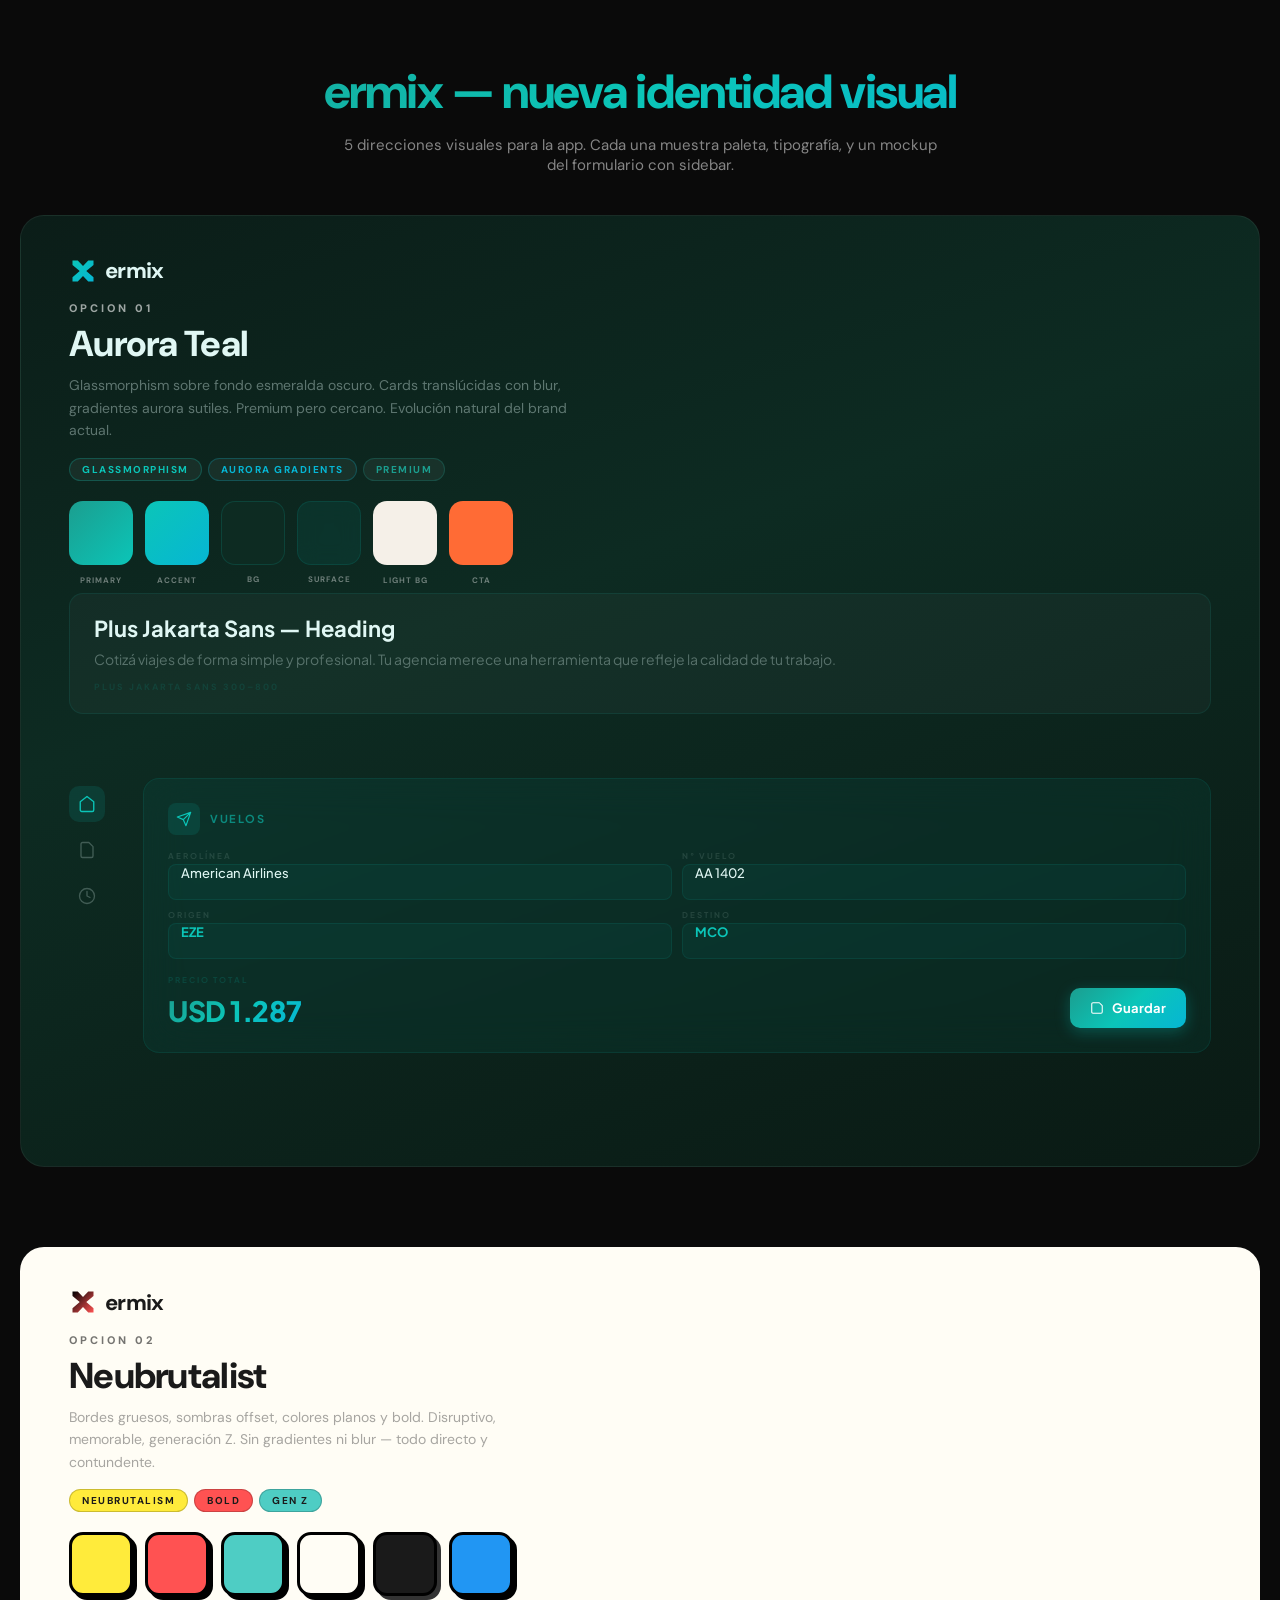
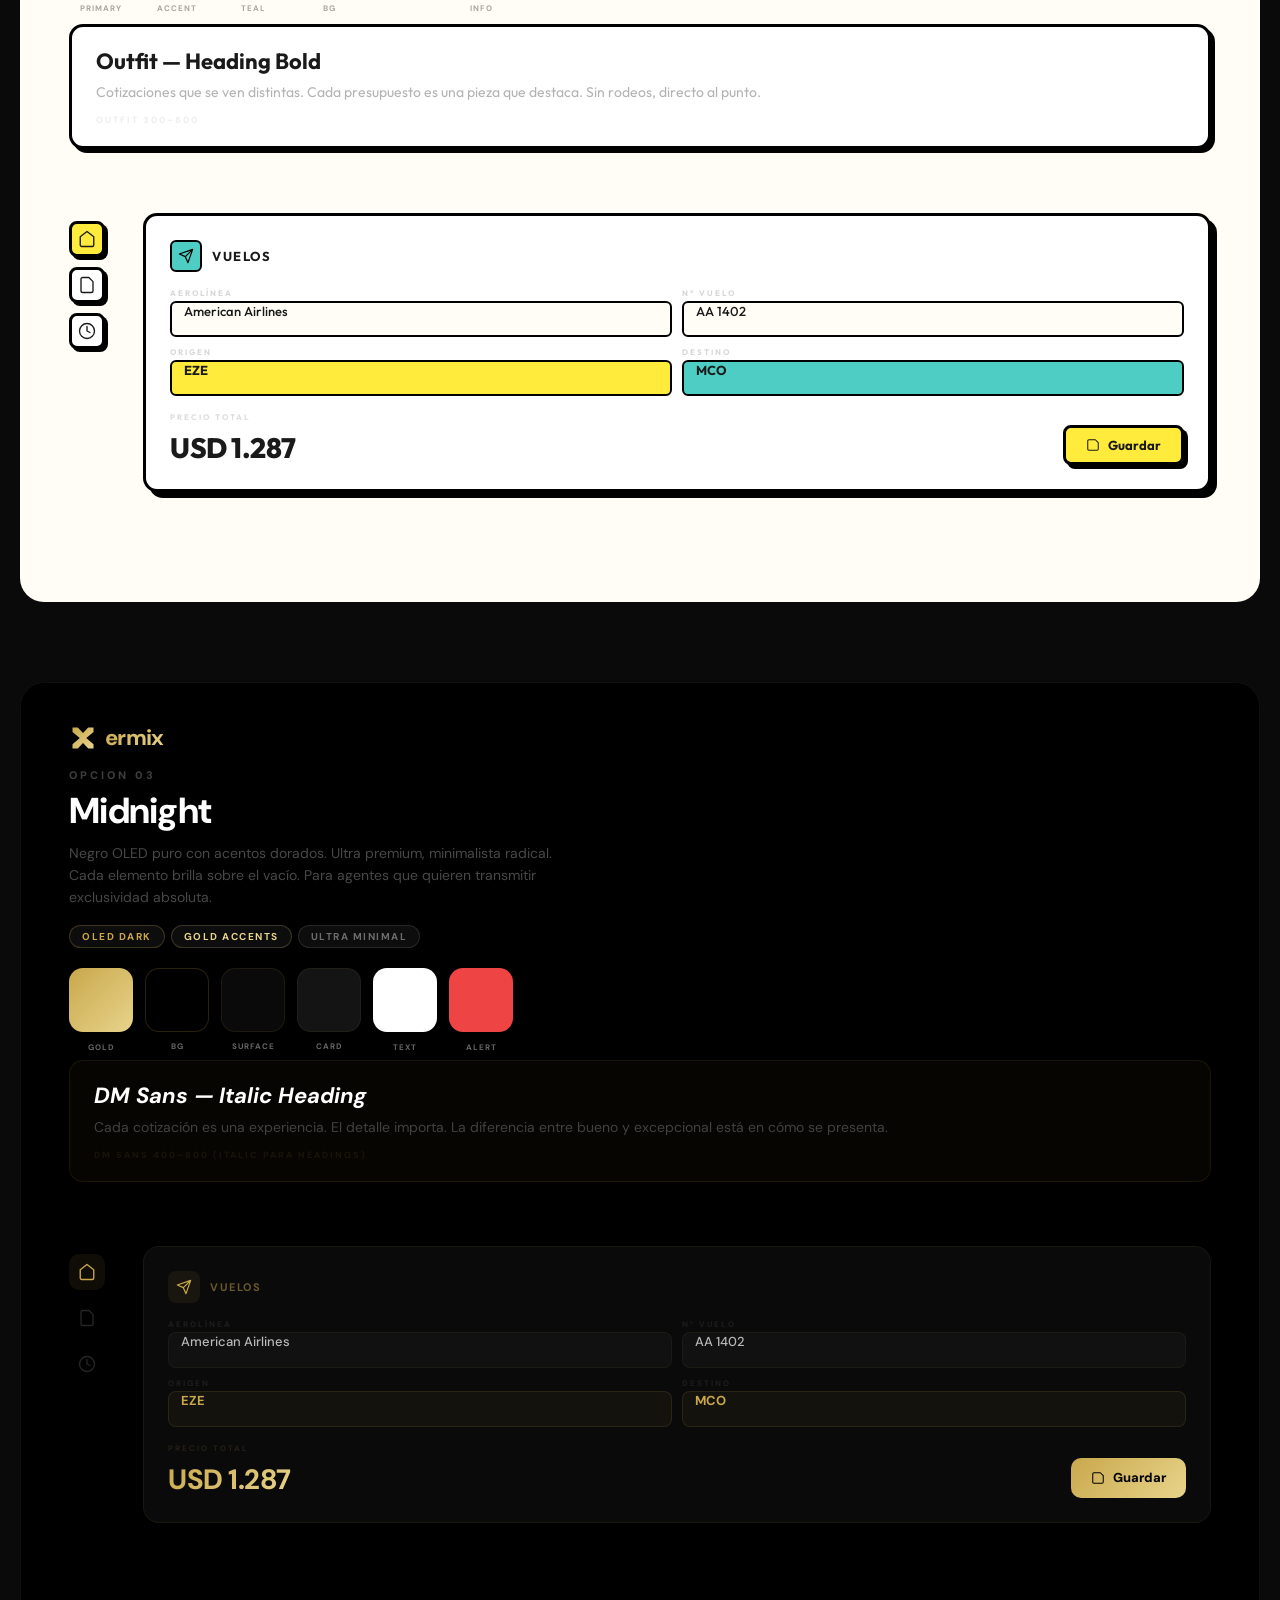
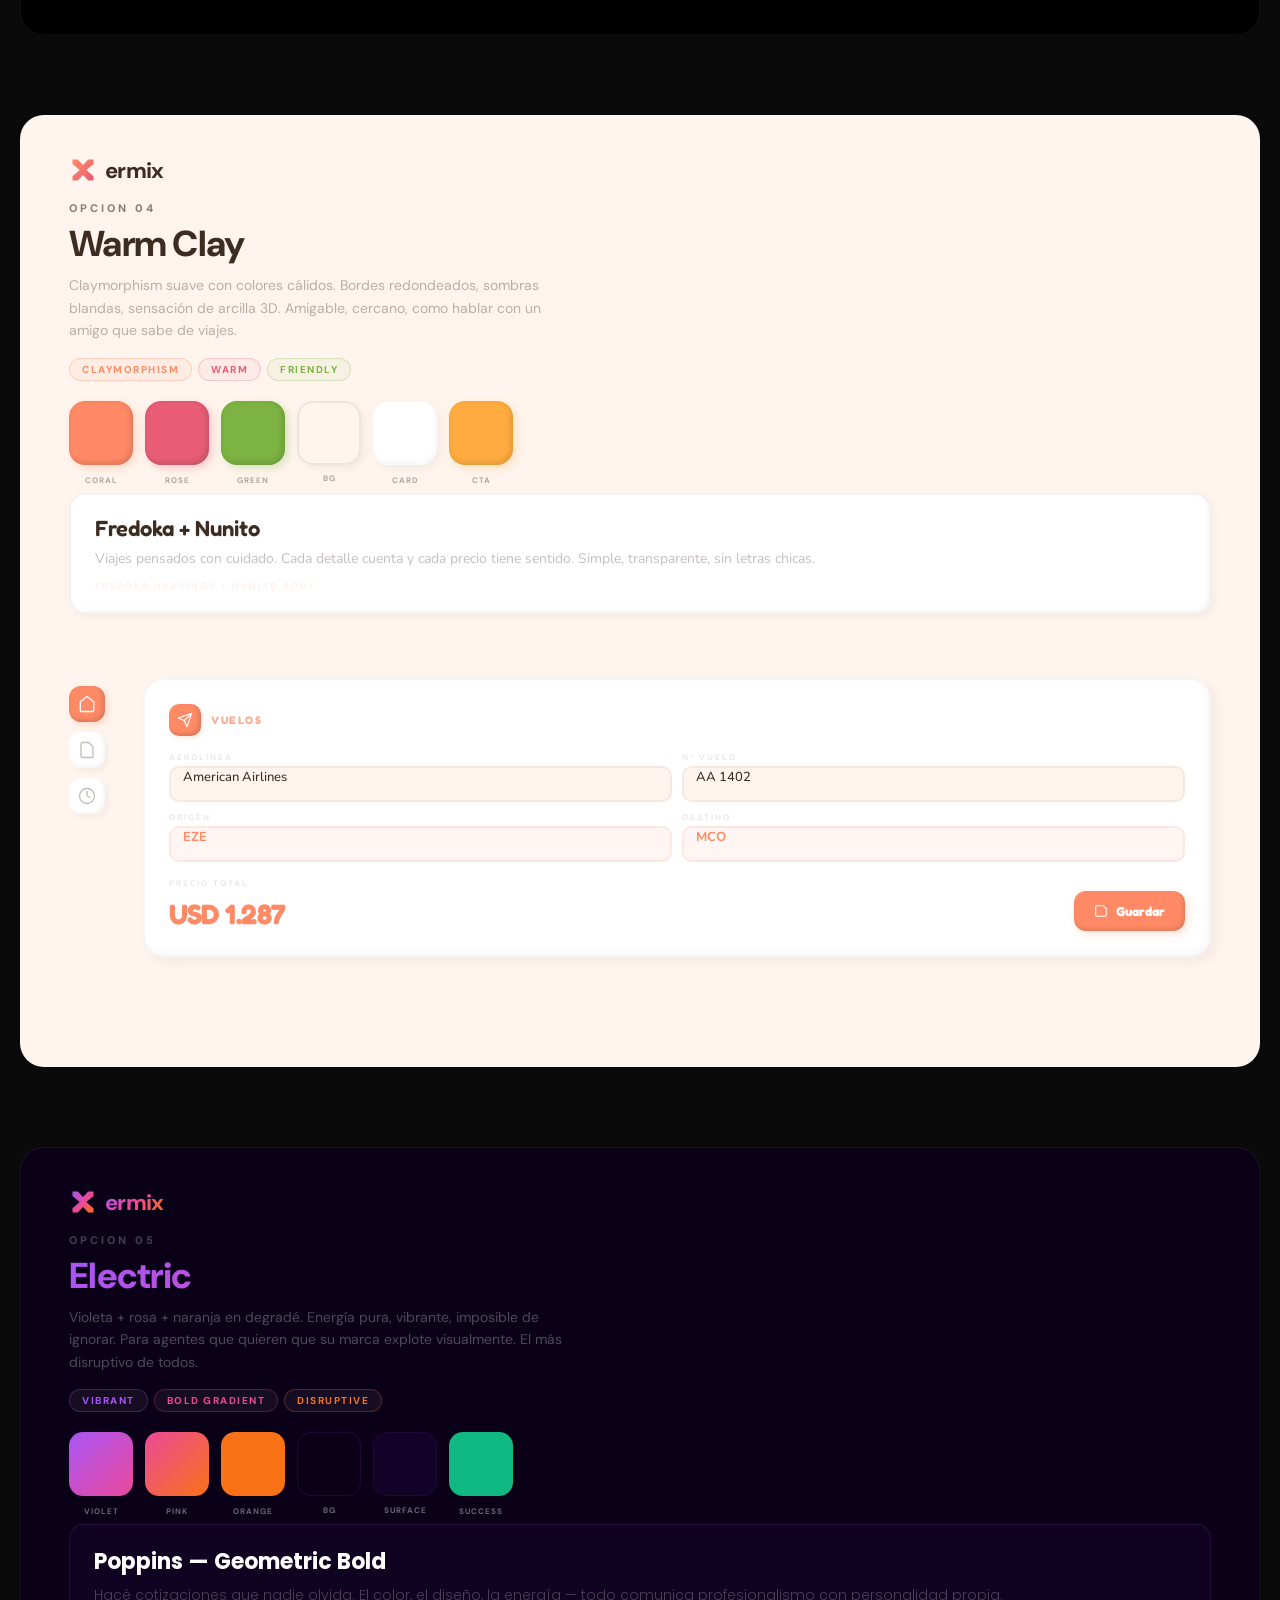
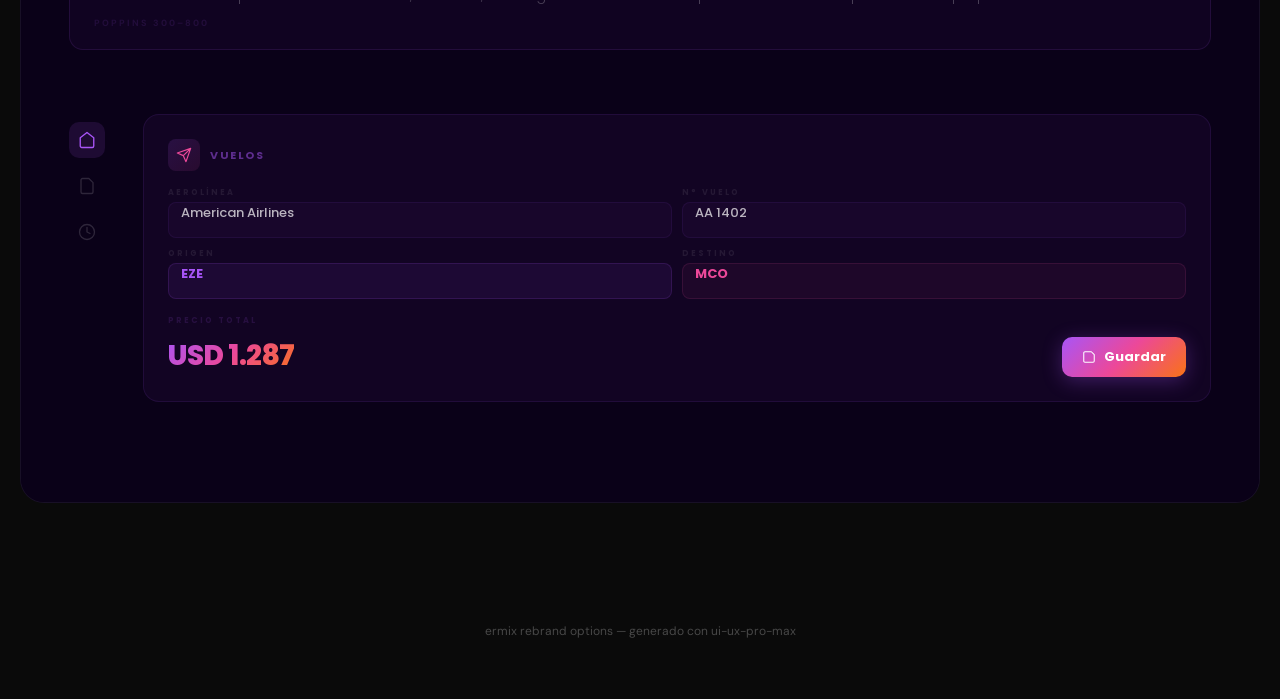
<file: rebrand-options.html>
<!DOCTYPE html>
<html lang="es">
<head>
<meta charset="UTF-8">
<meta name="viewport" content="width=device-width,initial-scale=1">
<title>ermix — Propuestas de identidad visual</title>
<link rel="preconnect" href="https://fonts.googleapis.com">
<link href="https://fonts.googleapis.com/css2?family=Plus+Jakarta+Sans:wght@300;400;500;600;700;800&family=Outfit:wght@300;400;500;600;700;800&family=Poppins:wght@300;400;500;600;700;800&family=Fredoka:wght@400;500;600;700&family=Nunito:wght@300;400;600;700&family=DM+Sans:ital,wght@0,400;0,500;0,700;0,800;1,400&display=swap" rel="stylesheet">
<style>
*{margin:0;padding:0;box-sizing:border-box}
body{font-family:'DM Sans',sans-serif;background:#0a0a0a;color:#fff;overflow-x:hidden}
.header{text-align:center;padding:60px 20px 40px}
.header h1{font-size:clamp(28px,5vw,48px);font-weight:800;letter-spacing:-.03em;background:linear-gradient(135deg,#1B9E8F,#0BC5B8,#06B6D4);-webkit-background-clip:text;-webkit-text-fill-color:transparent}
.header p{font-size:15px;color:rgba(255,255,255,.5);margin-top:12px;max-width:600px;margin-inline:auto}
.options{max-width:1400px;margin:0 auto;padding:0 20px 80px;display:flex;flex-direction:column;gap:80px}

/* ═══ OPTION CARD ═══ */
.opt{border-radius:24px;overflow:hidden;border:1px solid rgba(255,255,255,.06)}
.opt-head{padding:40px 48px 32px;position:relative;overflow:hidden}
.opt-num{font-size:11px;font-weight:800;letter-spacing:3px;text-transform:uppercase;margin-bottom:8px;opacity:.6}
.opt-name{font-size:clamp(24px,3vw,36px);font-weight:800;letter-spacing:-.02em;line-height:1.15}
.opt-desc{font-size:14px;margin-top:10px;opacity:.7;max-width:500px;line-height:1.6}
.opt-tags{display:flex;gap:6px;margin-top:16px;flex-wrap:wrap}
.opt-tag{font-size:10px;font-weight:700;letter-spacing:1.5px;text-transform:uppercase;padding:4px 12px;border-radius:20px;border:1px solid rgba(255,255,255,.15);background:rgba(255,255,255,.05)}

/* SWATCHES */
.swatches{display:flex;gap:12px;margin-top:20px;flex-wrap:wrap}
.sw{width:64px;height:64px;border-radius:14px;position:relative;cursor:default;transition:transform .2s}
.sw:hover{transform:scale(1.08)}
.sw-label{position:absolute;bottom:-20px;left:0;right:0;text-align:center;font-size:8px;font-weight:700;letter-spacing:1px;text-transform:uppercase;color:rgba(255,255,255,.4)}

/* FONT SAMPLE */
.font-sample{margin-top:28px;padding:20px 24px;border-radius:14px;background:rgba(255,255,255,.03);border:1px solid rgba(255,255,255,.06)}
.fs-heading{font-size:22px;font-weight:700;margin-bottom:6px}
.fs-body{font-size:14px;opacity:.6;line-height:1.65}
.fs-meta{font-size:9px;font-weight:700;letter-spacing:2px;text-transform:uppercase;opacity:.3;margin-top:10px}

/* MOCKUP */
.mockup-area{padding:32px 48px 48px;display:grid;grid-template-columns:54px 1fr;gap:20px;min-height:420px}
.mock-sb{display:flex;flex-direction:column;gap:10px;padding-top:8px}
.mock-sb-icon{width:36px;height:36px;border-radius:10px;display:flex;align-items:center;justify-content:center;cursor:pointer;transition:all .2s}
.mock-sb-icon svg{width:18px;height:18px;stroke-width:1.8;fill:none;stroke-linecap:round;stroke-linejoin:round}
.mock-main{display:flex;flex-direction:column;gap:16px}
.mock-card{border-radius:16px;padding:24px;overflow:hidden}
.mock-card-hd{display:flex;align-items:center;gap:10px;margin-bottom:16px}
.mock-card-ico{width:32px;height:32px;border-radius:8px;display:flex;align-items:center;justify-content:center;flex-shrink:0}
.mock-card-ico svg{width:16px;height:16px;fill:none;stroke-width:1.8;stroke-linecap:round;stroke-linejoin:round}
.mock-card-ttl{font-size:11px;font-weight:700;letter-spacing:1.5px;text-transform:uppercase}
.mock-fields{display:grid;grid-template-columns:1fr 1fr;gap:10px}
.mock-field{display:flex;flex-direction:column;gap:3px}
.mock-lbl{font-size:8px;font-weight:700;letter-spacing:2px;text-transform:uppercase;opacity:.4}
.mock-inp{height:36px;border-radius:8px;padding:0 12px;font-size:13px;font-weight:500;border:none;outline:none}
.mock-btn{height:40px;border-radius:10px;border:none;font-weight:700;font-size:13px;cursor:pointer;display:flex;align-items:center;justify-content:center;gap:8px;padding:0 20px;width:fit-content;margin-top:8px;transition:all .2s}
.mock-btn:hover{transform:translateY(-1px)}
.mock-btn svg{width:14px;height:14px;fill:none;stroke-width:1.8;stroke-linecap:round;stroke-linejoin:round}
.mock-price{font-size:28px;font-weight:800;letter-spacing:-.5px;margin-top:8px}
.mock-price-lbl{font-size:8px;font-weight:700;letter-spacing:2px;text-transform:uppercase;opacity:.4}
.mock-bottombar{display:flex;gap:8px;margin-top:auto;padding-top:16px}
.mock-bnav{flex:1;height:44px;border-radius:12px;display:flex;align-items:center;justify-content:center;font-size:9px;font-weight:700;letter-spacing:1px;text-transform:uppercase;cursor:pointer;transition:all .2s}

/* ═══ ERMIX WORDMARK ═══ */
.wm{display:flex;align-items:center;gap:8px;margin-bottom:16px}
.wm-text{font-family:'DM Sans',sans-serif;font-weight:800;font-size:22px;letter-spacing:-.03em}

@media(max-width:768px){
  .mockup-area{grid-template-columns:1fr;padding:24px}
  .mock-sb{flex-direction:row;overflow-x:auto}
  .opt-head{padding:28px 24px 24px}
  .mock-fields{grid-template-columns:1fr}
}
</style>
</head>
<body>
<div id="staging-banner" style="display:none;position:fixed;top:0;left:0;width:100%;height:28px;background:#FAEEDA;color:#854F0B;font-size:12px;font-family:sans-serif;align-items:center;justify-content:center;z-index:9999;border-bottom:1px solid #EF9F27;">Entorno de prueba — test.ermix.app</div>
<script>(function(){var b=document.getElementById('staging-banner');if(location.hostname==='test.ermix.app'){b.style.display='flex';document.body.style.paddingTop=(parseInt(document.body.style.paddingTop)||0)+28+'px';}})()</script>

<div class="header">
  <h1>ermix — nueva identidad visual</h1>
  <p>5 direcciones visuales para la app. Cada una muestra paleta, tipografía, y un mockup del formulario con sidebar.</p>
</div>

<div class="options">

<!-- ═══════════════════════════════════════════
     OPTION 1: AURORA TEAL — Glassmorphism + Gradients
═══════════════════════════════════════════ -->
<div class="opt" style="background:linear-gradient(160deg,#0B1D18 0%,#0D2B22 40%,#0A1A14 100%)">
  <div class="opt-head">
    <div class="wm">
      <svg width="28" height="28" viewBox="0 0 64 64"><defs><linearGradient id="g1a" x1="0" y1="0" x2="1" y2="1"><stop offset="0%" stop-color="#0BC5B8"/><stop offset="100%" stop-color="#06B6D4"/></linearGradient></defs><path d="M8 8 L8 18 L24.5 32 L8 46 L8 56 L20 56 L32 43.5 L44 56 L56 56 L56 46 L39.5 32 L56 18 L56 8 L44 8 L32 20.5 L20 8 Z" fill="url(#g1a)"/></svg>
      <span class="wm-text" style="color:#E0F7F4">ermix</span>
    </div>
    <div class="opt-num">Opcion 01</div>
    <div class="opt-name" style="color:#E0F7F4">Aurora Teal</div>
    <div class="opt-desc" style="color:rgba(224,247,244,.55)">Glassmorphism sobre fondo esmeralda oscuro. Cards translúcidas con blur, gradientes aurora sutiles. Premium pero cercano. Evolución natural del brand actual.</div>
    <div class="opt-tags">
      <span class="opt-tag" style="color:#0BC5B8;border-color:rgba(11,197,184,.25)">Glassmorphism</span>
      <span class="opt-tag" style="color:#06B6D4;border-color:rgba(6,182,212,.25)">Aurora gradients</span>
      <span class="opt-tag" style="color:#1B9E8F;border-color:rgba(27,158,143,.25)">Premium</span>
    </div>
    <div class="swatches">
      <div class="sw" style="background:linear-gradient(135deg,#1B9E8F,#0BC5B8)"><span class="sw-label">Primary</span></div>
      <div class="sw" style="background:linear-gradient(135deg,#0BC5B8,#06B6D4)"><span class="sw-label">Accent</span></div>
      <div class="sw" style="background:#0D2B22;border:1px solid rgba(11,197,184,.15)"><span class="sw-label">BG</span></div>
      <div class="sw" style="background:rgba(11,197,184,.08);backdrop-filter:blur(10px);border:1px solid rgba(11,197,184,.12)"><span class="sw-label">Surface</span></div>
      <div class="sw" style="background:#F5F0E8"><span class="sw-label">Light BG</span></div>
      <div class="sw" style="background:#FF6B35"><span class="sw-label">CTA</span></div>
    </div>
    <div class="font-sample" style="border-color:rgba(11,197,184,.1)">
      <div class="fs-heading" style="font-family:'Plus Jakarta Sans';color:#E0F7F4">Plus Jakarta Sans — Heading</div>
      <div class="fs-body" style="font-family:'Plus Jakarta Sans';color:rgba(224,247,244,.55)">Cotizá viajes de forma simple y profesional. Tu agencia merece una herramienta que refleje la calidad de tu trabajo.</div>
      <div class="fs-meta" style="color:rgba(11,197,184,.4)">Plus Jakarta Sans 300–800</div>
    </div>
  </div>
  <div class="mockup-area">
    <div class="mock-sb">
      <div class="mock-sb-icon" style="background:rgba(11,197,184,.12)"><svg viewBox="0 0 24 24" stroke="#0BC5B8"><path d="M3 9l9-7 9 7v11a2 2 0 0 1-2 2H5a2 2 0 0 1-2-2z"/></svg></div>
      <div class="mock-sb-icon" style="background:transparent"><svg viewBox="0 0 24 24" stroke="rgba(224,247,244,.25)"><path d="M14.5 2H6a2 2 0 0 0-2 2v16a2 2 0 0 0 2 2h12a2 2 0 0 0 2-2V7.5L14.5 2z"/></svg></div>
      <div class="mock-sb-icon" style="background:transparent"><svg viewBox="0 0 24 24" stroke="rgba(224,247,244,.25)"><circle cx="12" cy="12" r="10"/><polyline points="12 6 12 12 16 14"/></svg></div>
    </div>
    <div class="mock-main" style="font-family:'Plus Jakarta Sans'">
      <div class="mock-card" style="background:rgba(11,197,184,.06);backdrop-filter:blur(20px);border:1px solid rgba(11,197,184,.1)">
        <div class="mock-card-hd">
          <div class="mock-card-ico" style="background:rgba(11,197,184,.12)"><svg viewBox="0 0 24 24" stroke="#0BC5B8"><path d="M22 2L11 13M22 2l-7 20-4-9-9-4 20-7z"/></svg></div>
          <div class="mock-card-ttl" style="color:rgba(11,197,184,.6)">Vuelos</div>
        </div>
        <div class="mock-fields">
          <div class="mock-field"><span class="mock-lbl" style="color:rgba(224,247,244,.3)">Aerolínea</span><div class="mock-inp" style="background:rgba(11,197,184,.05);color:#E0F7F4;border:1px solid rgba(11,197,184,.1)">American Airlines</div></div>
          <div class="mock-field"><span class="mock-lbl" style="color:rgba(224,247,244,.3)">N° vuelo</span><div class="mock-inp" style="background:rgba(11,197,184,.05);color:#E0F7F4;border:1px solid rgba(11,197,184,.1)">AA 1402</div></div>
          <div class="mock-field"><span class="mock-lbl" style="color:rgba(224,247,244,.3)">Origen</span><div class="mock-inp" style="background:rgba(11,197,184,.05);color:#0BC5B8;border:1px solid rgba(11,197,184,.1);font-weight:700">EZE</div></div>
          <div class="mock-field"><span class="mock-lbl" style="color:rgba(224,247,244,.3)">Destino</span><div class="mock-inp" style="background:rgba(11,197,184,.05);color:#0BC5B8;border:1px solid rgba(11,197,184,.1);font-weight:700">MCO</div></div>
        </div>
        <div style="display:flex;align-items:flex-end;justify-content:space-between;margin-top:16px">
          <div><div class="mock-price-lbl" style="color:rgba(11,197,184,.4)">Precio total</div><div class="mock-price" style="background:linear-gradient(135deg,#1B9E8F,#0BC5B8,#06B6D4);-webkit-background-clip:text;-webkit-text-fill-color:transparent">USD 1.287</div></div>
          <div class="mock-btn" style="background:linear-gradient(135deg,#1B9E8F,#0BC5B8,#06B6D4);color:white;box-shadow:0 4px 15px rgba(11,197,184,.3)"><svg viewBox="0 0 24 24" stroke="white"><path d="M19 21H5a2 2 0 0 1-2-2V5a2 2 0 0 1 2-2h11l5 5v11a2 2 0 0 1-2 2z"/></svg> Guardar</div>
        </div>
      </div>
    </div>
  </div>
</div>

<!-- ═══════════════════════════════════════════
     OPTION 2: NEUBRUTALIST — Bold, playful, Gen Z
═══════════════════════════════════════════ -->
<div class="opt" style="background:#FFFDF5">
  <div class="opt-head">
    <div class="wm">
      <svg width="28" height="28" viewBox="0 0 64 64"><defs><linearGradient id="g2x" x1="0" y1="0" x2="1" y2="1"><stop offset="0%" stop-color="#000"/><stop offset="100%" stop-color="#FF5252"/></linearGradient></defs><path d="M8 8 L8 18 L24.5 32 L8 46 L8 56 L20 56 L32 43.5 L44 56 L56 56 L56 46 L39.5 32 L56 18 L56 8 L44 8 L32 20.5 L20 8 Z" fill="url(#g2x)"/></svg>
      <span class="wm-text" style="color:#1A1A1A">ermix</span>
    </div>
    <div class="opt-num" style="color:#1A1A1A">Opcion 02</div>
    <div class="opt-name" style="color:#1A1A1A">Neubrutalist</div>
    <div class="opt-desc" style="color:rgba(26,26,26,.55)">Bordes gruesos, sombras offset, colores planos y bold. Disruptivo, memorable, generación Z. Sin gradientes ni blur — todo directo y contundente.</div>
    <div class="opt-tags">
      <span class="opt-tag" style="color:#1A1A1A;border-color:rgba(0,0,0,.2);background:#FFEB3B">Neubrutalism</span>
      <span class="opt-tag" style="color:#1A1A1A;border-color:rgba(0,0,0,.2);background:#FF5252">Bold</span>
      <span class="opt-tag" style="color:#1A1A1A;border-color:rgba(0,0,0,.2);background:#4ECDC4">Gen Z</span>
    </div>
    <div class="swatches">
      <div class="sw" style="background:#FFEB3B;border:3px solid #000;box-shadow:4px 4px 0 #000"><span class="sw-label" style="color:rgba(0,0,0,.35)">Primary</span></div>
      <div class="sw" style="background:#FF5252;border:3px solid #000;box-shadow:4px 4px 0 #000"><span class="sw-label" style="color:rgba(0,0,0,.35)">Accent</span></div>
      <div class="sw" style="background:#4ECDC4;border:3px solid #000;box-shadow:4px 4px 0 #000"><span class="sw-label" style="color:rgba(0,0,0,.35)">Teal</span></div>
      <div class="sw" style="background:#FFFDF5;border:3px solid #000;box-shadow:4px 4px 0 #000"><span class="sw-label" style="color:rgba(0,0,0,.35)">BG</span></div>
      <div class="sw" style="background:#1A1A1A;border:3px solid #000;box-shadow:4px 4px 0 #333"><span class="sw-label" style="color:rgba(255,255,255,.35)">Text</span></div>
      <div class="sw" style="background:#2196F3;border:3px solid #000;box-shadow:4px 4px 0 #000"><span class="sw-label" style="color:rgba(0,0,0,.35)">Info</span></div>
    </div>
    <div class="font-sample" style="border:3px solid #000;box-shadow:4px 4px 0 #000;background:#fff">
      <div class="fs-heading" style="font-family:'Outfit';color:#1A1A1A">Outfit — Heading Bold</div>
      <div class="fs-body" style="font-family:'Outfit';color:rgba(26,26,26,.55)">Cotizaciones que se ven distintas. Cada presupuesto es una pieza que destaca. Sin rodeos, directo al punto.</div>
      <div class="fs-meta" style="color:rgba(26,26,26,.25)">Outfit 300–800</div>
    </div>
  </div>
  <div class="mockup-area" style="background:#FFFDF5">
    <div class="mock-sb">
      <div class="mock-sb-icon" style="background:#FFEB3B;border:3px solid #000;box-shadow:3px 3px 0 #000;border-radius:8px"><svg viewBox="0 0 24 24" stroke="#1A1A1A"><path d="M3 9l9-7 9 7v11a2 2 0 0 1-2 2H5a2 2 0 0 1-2-2z"/></svg></div>
      <div class="mock-sb-icon" style="background:#fff;border:3px solid #000;box-shadow:3px 3px 0 #000;border-radius:8px"><svg viewBox="0 0 24 24" stroke="#1A1A1A"><path d="M14.5 2H6a2 2 0 0 0-2 2v16a2 2 0 0 0 2 2h12a2 2 0 0 0 2-2V7.5L14.5 2z"/></svg></div>
      <div class="mock-sb-icon" style="background:#fff;border:3px solid #000;box-shadow:3px 3px 0 #000;border-radius:8px"><svg viewBox="0 0 24 24" stroke="#1A1A1A"><circle cx="12" cy="12" r="10"/><polyline points="12 6 12 12 16 14"/></svg></div>
    </div>
    <div class="mock-main" style="font-family:'Outfit'">
      <div class="mock-card" style="background:#fff;border:3px solid #000;box-shadow:6px 6px 0 #000;border-radius:14px">
        <div class="mock-card-hd">
          <div class="mock-card-ico" style="background:#4ECDC4;border:2px solid #000;border-radius:6px"><svg viewBox="0 0 24 24" stroke="#000"><path d="M22 2L11 13M22 2l-7 20-4-9-9-4 20-7z"/></svg></div>
          <div class="mock-card-ttl" style="color:#1A1A1A;font-size:13px">VUELOS</div>
        </div>
        <div class="mock-fields">
          <div class="mock-field"><span class="mock-lbl" style="color:rgba(0,0,0,.4)">Aerolínea</span><div class="mock-inp" style="background:#FFFDF5;color:#1A1A1A;border:2px solid #000;border-radius:6px;font-family:'Outfit'">American Airlines</div></div>
          <div class="mock-field"><span class="mock-lbl" style="color:rgba(0,0,0,.4)">N° vuelo</span><div class="mock-inp" style="background:#FFFDF5;color:#1A1A1A;border:2px solid #000;border-radius:6px;font-family:'Outfit'">AA 1402</div></div>
          <div class="mock-field"><span class="mock-lbl" style="color:rgba(0,0,0,.4)">Origen</span><div class="mock-inp" style="background:#FFEB3B;color:#1A1A1A;border:2px solid #000;border-radius:6px;font-family:'Outfit';font-weight:700">EZE</div></div>
          <div class="mock-field"><span class="mock-lbl" style="color:rgba(0,0,0,.4)">Destino</span><div class="mock-inp" style="background:#4ECDC4;color:#1A1A1A;border:2px solid #000;border-radius:6px;font-family:'Outfit';font-weight:700">MCO</div></div>
        </div>
        <div style="display:flex;align-items:flex-end;justify-content:space-between;margin-top:16px">
          <div><div class="mock-price-lbl" style="color:rgba(0,0,0,.35)">Precio total</div><div class="mock-price" style="color:#1A1A1A;font-family:'Outfit'">USD 1.287</div></div>
          <div class="mock-btn" style="background:#FFEB3B;color:#1A1A1A;border:3px solid #000;box-shadow:4px 4px 0 #000;border-radius:8px;font-family:'Outfit'"><svg viewBox="0 0 24 24" stroke="#1A1A1A"><path d="M19 21H5a2 2 0 0 1-2-2V5a2 2 0 0 1 2-2h11l5 5v11a2 2 0 0 1-2 2z"/></svg> Guardar</div>
        </div>
      </div>
    </div>
  </div>
</div>

<!-- ═══════════════════════════════════════════
     OPTION 3: MIDNIGHT OLED — Premium dark, neon accents
═══════════════════════════════════════════ -->
<div class="opt" style="background:#000000">
  <div class="opt-head">
    <div class="wm">
      <svg width="28" height="28" viewBox="0 0 64 64"><defs><linearGradient id="g3a" x1="0" y1="0" x2="1" y2="1"><stop offset="0%" stop-color="#C9A84C"/><stop offset="100%" stop-color="#E8D48B"/></linearGradient></defs><path d="M8 8 L8 18 L24.5 32 L8 46 L8 56 L20 56 L32 43.5 L44 56 L56 56 L56 46 L39.5 32 L56 18 L56 8 L44 8 L32 20.5 L20 8 Z" fill="url(#g3a)"/></svg>
      <span class="wm-text" style="background:linear-gradient(135deg,#C9A84C,#E8D48B);-webkit-background-clip:text;-webkit-text-fill-color:transparent">ermix</span>
    </div>
    <div class="opt-num" style="color:rgba(255,255,255,.4)">Opcion 03</div>
    <div class="opt-name" style="color:#fff">Midnight</div>
    <div class="opt-desc" style="color:rgba(255,255,255,.4)">Negro OLED puro con acentos dorados. Ultra premium, minimalista radical. Cada elemento brilla sobre el vacío. Para agentes que quieren transmitir exclusividad absoluta.</div>
    <div class="opt-tags">
      <span class="opt-tag" style="color:#C9A84C;border-color:rgba(201,168,76,.25)">OLED Dark</span>
      <span class="opt-tag" style="color:#E8D48B;border-color:rgba(232,212,139,.2)">Gold accents</span>
      <span class="opt-tag" style="color:rgba(255,255,255,.4);border-color:rgba(255,255,255,.1)">Ultra minimal</span>
    </div>
    <div class="swatches">
      <div class="sw" style="background:linear-gradient(135deg,#C9A84C,#E8D48B)"><span class="sw-label">Gold</span></div>
      <div class="sw" style="background:#000;border:1px solid rgba(201,168,76,.2)"><span class="sw-label">BG</span></div>
      <div class="sw" style="background:#0A0A0A;border:1px solid rgba(201,168,76,.1)"><span class="sw-label">Surface</span></div>
      <div class="sw" style="background:#141414;border:1px solid rgba(201,168,76,.08)"><span class="sw-label">Card</span></div>
      <div class="sw" style="background:#fff"><span class="sw-label">Text</span></div>
      <div class="sw" style="background:#EF4444"><span class="sw-label">Alert</span></div>
    </div>
    <div class="font-sample" style="border-color:rgba(201,168,76,.1);background:rgba(201,168,76,.03)">
      <div class="fs-heading" style="font-family:'DM Sans';color:#fff;font-style:italic">DM Sans — Italic Heading</div>
      <div class="fs-body" style="font-family:'DM Sans';color:rgba(255,255,255,.4)">Cada cotización es una experiencia. El detalle importa. La diferencia entre bueno y excepcional está en cómo se presenta.</div>
      <div class="fs-meta" style="color:rgba(201,168,76,.3)">DM Sans 400–800 (italic para headings)</div>
    </div>
  </div>
  <div class="mockup-area" style="background:#000">
    <div class="mock-sb">
      <div class="mock-sb-icon" style="background:rgba(201,168,76,.08)"><svg viewBox="0 0 24 24" stroke="#C9A84C"><path d="M3 9l9-7 9 7v11a2 2 0 0 1-2 2H5a2 2 0 0 1-2-2z"/></svg></div>
      <div class="mock-sb-icon" style="background:transparent"><svg viewBox="0 0 24 24" stroke="rgba(255,255,255,.15)"><path d="M14.5 2H6a2 2 0 0 0-2 2v16a2 2 0 0 0 2 2h12a2 2 0 0 0 2-2V7.5L14.5 2z"/></svg></div>
      <div class="mock-sb-icon" style="background:transparent"><svg viewBox="0 0 24 24" stroke="rgba(255,255,255,.15)"><circle cx="12" cy="12" r="10"/><polyline points="12 6 12 12 16 14"/></svg></div>
    </div>
    <div class="mock-main" style="font-family:'DM Sans'">
      <div class="mock-card" style="background:#0A0A0A;border:1px solid rgba(201,168,76,.08);border-radius:16px">
        <div class="mock-card-hd">
          <div class="mock-card-ico" style="background:rgba(201,168,76,.08)"><svg viewBox="0 0 24 24" stroke="#C9A84C"><path d="M22 2L11 13M22 2l-7 20-4-9-9-4 20-7z"/></svg></div>
          <div class="mock-card-ttl" style="color:rgba(201,168,76,.5)">Vuelos</div>
        </div>
        <div class="mock-fields">
          <div class="mock-field"><span class="mock-lbl" style="color:rgba(255,255,255,.2)">Aerolínea</span><div class="mock-inp" style="background:rgba(255,255,255,.03);color:rgba(255,255,255,.7);border:1px solid rgba(201,168,76,.06)">American Airlines</div></div>
          <div class="mock-field"><span class="mock-lbl" style="color:rgba(255,255,255,.2)">N° vuelo</span><div class="mock-inp" style="background:rgba(255,255,255,.03);color:rgba(255,255,255,.7);border:1px solid rgba(201,168,76,.06)">AA 1402</div></div>
          <div class="mock-field"><span class="mock-lbl" style="color:rgba(255,255,255,.2)">Origen</span><div class="mock-inp" style="background:rgba(201,168,76,.05);color:#C9A84C;border:1px solid rgba(201,168,76,.12);font-weight:700">EZE</div></div>
          <div class="mock-field"><span class="mock-lbl" style="color:rgba(255,255,255,.2)">Destino</span><div class="mock-inp" style="background:rgba(201,168,76,.05);color:#C9A84C;border:1px solid rgba(201,168,76,.12);font-weight:700">MCO</div></div>
        </div>
        <div style="display:flex;align-items:flex-end;justify-content:space-between;margin-top:16px">
          <div><div class="mock-price-lbl" style="color:rgba(201,168,76,.35)">Precio total</div><div class="mock-price" style="background:linear-gradient(135deg,#C9A84C,#E8D48B);-webkit-background-clip:text;-webkit-text-fill-color:transparent">USD 1.287</div></div>
          <div class="mock-btn" style="background:linear-gradient(135deg,#C9A84C,#E8D48B);color:#000;font-weight:800"><svg viewBox="0 0 24 24" stroke="#000"><path d="M19 21H5a2 2 0 0 1-2-2V5a2 2 0 0 1 2-2h11l5 5v11a2 2 0 0 1-2 2z"/></svg> Guardar</div>
        </div>
      </div>
    </div>
  </div>
</div>

<!-- ═══════════════════════════════════════════
     OPTION 4: WARM CLAY — Soft 3D, friendly, approachable
═══════════════════════════════════════════ -->
<div class="opt" style="background:#FFF5EE">
  <div class="opt-head">
    <div class="wm">
      <svg width="28" height="28" viewBox="0 0 64 64"><defs><linearGradient id="g4a" x1="0" y1="0" x2="1" y2="1"><stop offset="0%" stop-color="#FF8A65"/><stop offset="100%" stop-color="#E85D75"/></linearGradient></defs><path d="M8 8 L8 18 L24.5 32 L8 46 L8 56 L20 56 L32 43.5 L44 56 L56 56 L56 46 L39.5 32 L56 18 L56 8 L44 8 L32 20.5 L20 8 Z" fill="url(#g4a)"/></svg>
      <span class="wm-text" style="color:#3D2C22">ermix</span>
    </div>
    <div class="opt-num" style="color:#3D2C22">Opcion 04</div>
    <div class="opt-name" style="color:#3D2C22">Warm Clay</div>
    <div class="opt-desc" style="color:rgba(61,44,34,.5)">Claymorphism suave con colores cálidos. Bordes redondeados, sombras blandas, sensación de arcilla 3D. Amigable, cercano, como hablar con un amigo que sabe de viajes.</div>
    <div class="opt-tags">
      <span class="opt-tag" style="color:#FF8A65;border-color:rgba(255,138,101,.3);background:rgba(255,138,101,.08)">Claymorphism</span>
      <span class="opt-tag" style="color:#E85D75;border-color:rgba(232,93,117,.25);background:rgba(232,93,117,.06)">Warm</span>
      <span class="opt-tag" style="color:#7CB342;border-color:rgba(124,179,66,.25);background:rgba(124,179,66,.06)">Friendly</span>
    </div>
    <div class="swatches">
      <div class="sw" style="background:#FF8A65;border-radius:16px;box-shadow:inset -2px -2px 6px rgba(0,0,0,.15),3px 3px 8px rgba(255,138,101,.3)"><span class="sw-label" style="color:rgba(61,44,34,.4)">Coral</span></div>
      <div class="sw" style="background:#E85D75;border-radius:16px;box-shadow:inset -2px -2px 6px rgba(0,0,0,.15),3px 3px 8px rgba(232,93,117,.3)"><span class="sw-label" style="color:rgba(61,44,34,.4)">Rose</span></div>
      <div class="sw" style="background:#7CB342;border-radius:16px;box-shadow:inset -2px -2px 6px rgba(0,0,0,.15),3px 3px 8px rgba(124,179,66,.3)"><span class="sw-label" style="color:rgba(61,44,34,.4)">Green</span></div>
      <div class="sw" style="background:#FFF5EE;border-radius:16px;border:2px solid rgba(61,44,34,.08);box-shadow:3px 3px 8px rgba(61,44,34,.06)"><span class="sw-label" style="color:rgba(61,44,34,.4)">BG</span></div>
      <div class="sw" style="background:#FFF;border-radius:16px;box-shadow:inset -2px -2px 6px rgba(0,0,0,.04),3px 3px 8px rgba(61,44,34,.06)"><span class="sw-label" style="color:rgba(61,44,34,.4)">Card</span></div>
      <div class="sw" style="background:#FFAB40;border-radius:16px;box-shadow:inset -2px -2px 6px rgba(0,0,0,.12),3px 3px 8px rgba(255,171,64,.3)"><span class="sw-label" style="color:rgba(61,44,34,.4)">CTA</span></div>
    </div>
    <div class="font-sample" style="border:2px solid rgba(61,44,34,.06);background:#fff;border-radius:16px;box-shadow:inset -2px -2px 6px rgba(0,0,0,.03),3px 3px 8px rgba(61,44,34,.05)">
      <div class="fs-heading" style="font-family:'Fredoka';color:#3D2C22;font-weight:600">Fredoka + Nunito</div>
      <div class="fs-body" style="font-family:'Nunito';color:rgba(61,44,34,.5)">Viajes pensados con cuidado. Cada detalle cuenta y cada precio tiene sentido. Simple, transparente, sin letras chicas.</div>
      <div class="fs-meta" style="color:rgba(255,138,101,.4)">Fredoka headings + Nunito body</div>
    </div>
  </div>
  <div class="mockup-area" style="background:#FFF5EE">
    <div class="mock-sb">
      <div class="mock-sb-icon" style="background:#FF8A65;border-radius:12px;box-shadow:inset -2px -2px 5px rgba(0,0,0,.15),3px 3px 6px rgba(255,138,101,.25)"><svg viewBox="0 0 24 24" stroke="#fff"><path d="M3 9l9-7 9 7v11a2 2 0 0 1-2 2H5a2 2 0 0 1-2-2z"/></svg></div>
      <div class="mock-sb-icon" style="background:#fff;border-radius:12px;box-shadow:inset -2px -2px 5px rgba(0,0,0,.04),3px 3px 6px rgba(61,44,34,.05)"><svg viewBox="0 0 24 24" stroke="rgba(61,44,34,.3)"><path d="M14.5 2H6a2 2 0 0 0-2 2v16a2 2 0 0 0 2 2h12a2 2 0 0 0 2-2V7.5L14.5 2z"/></svg></div>
      <div class="mock-sb-icon" style="background:#fff;border-radius:12px;box-shadow:inset -2px -2px 5px rgba(0,0,0,.04),3px 3px 6px rgba(61,44,34,.05)"><svg viewBox="0 0 24 24" stroke="rgba(61,44,34,.3)"><circle cx="12" cy="12" r="10"/><polyline points="12 6 12 12 16 14"/></svg></div>
    </div>
    <div class="mock-main" style="font-family:'Nunito'">
      <div class="mock-card" style="background:#fff;border-radius:20px;border:2px solid rgba(61,44,34,.05);box-shadow:inset -3px -3px 8px rgba(0,0,0,.03),5px 5px 12px rgba(61,44,34,.06)">
        <div class="mock-card-hd">
          <div class="mock-card-ico" style="background:#FF8A65;border-radius:10px;box-shadow:inset -2px -2px 4px rgba(0,0,0,.15),2px 2px 4px rgba(255,138,101,.2)"><svg viewBox="0 0 24 24" stroke="#fff"><path d="M22 2L11 13M22 2l-7 20-4-9-9-4 20-7z"/></svg></div>
          <div class="mock-card-ttl" style="color:rgba(255,138,101,.7);font-family:'Fredoka'">Vuelos</div>
        </div>
        <div class="mock-fields">
          <div class="mock-field"><span class="mock-lbl" style="color:rgba(61,44,34,.3)">Aerolínea</span><div class="mock-inp" style="background:#FFF5EE;color:#3D2C22;border-radius:10px;border:2px solid rgba(61,44,34,.06);font-family:'Nunito'">American Airlines</div></div>
          <div class="mock-field"><span class="mock-lbl" style="color:rgba(61,44,34,.3)">N° vuelo</span><div class="mock-inp" style="background:#FFF5EE;color:#3D2C22;border-radius:10px;border:2px solid rgba(61,44,34,.06);font-family:'Nunito'">AA 1402</div></div>
          <div class="mock-field"><span class="mock-lbl" style="color:rgba(61,44,34,.3)">Origen</span><div class="mock-inp" style="background:rgba(255,138,101,.08);color:#FF8A65;border-radius:10px;border:2px solid rgba(255,138,101,.15);font-family:'Nunito';font-weight:700">EZE</div></div>
          <div class="mock-field"><span class="mock-lbl" style="color:rgba(61,44,34,.3)">Destino</span><div class="mock-inp" style="background:rgba(255,138,101,.08);color:#FF8A65;border-radius:10px;border:2px solid rgba(255,138,101,.15);font-family:'Nunito';font-weight:700">MCO</div></div>
        </div>
        <div style="display:flex;align-items:flex-end;justify-content:space-between;margin-top:16px">
          <div><div class="mock-price-lbl" style="color:rgba(61,44,34,.3)">Precio total</div><div class="mock-price" style="color:#FF8A65;font-family:'Fredoka'">USD 1.287</div></div>
          <div class="mock-btn" style="background:#FF8A65;color:#fff;border-radius:12px;box-shadow:inset -2px -2px 4px rgba(0,0,0,.12),3px 3px 8px rgba(255,138,101,.25);font-family:'Fredoka'"><svg viewBox="0 0 24 24" stroke="#fff"><path d="M19 21H5a2 2 0 0 1-2-2V5a2 2 0 0 1 2-2h11l5 5v11a2 2 0 0 1-2 2z"/></svg> Guardar</div>
        </div>
      </div>
    </div>
  </div>
</div>

<!-- ═══════════════════════════════════════════
     OPTION 5: ELECTRIC — High-energy, vibrant, bold
═══════════════════════════════════════════ -->
<div class="opt" style="background:#0A0118">
  <div class="opt-head">
    <div class="wm">
      <svg width="28" height="28" viewBox="0 0 64 64"><defs><linearGradient id="g5a" x1="0" y1="0" x2="1" y2="1"><stop offset="0%" stop-color="#A855F7"/><stop offset="50%" stop-color="#EC4899"/><stop offset="100%" stop-color="#F97316"/></linearGradient></defs><path d="M8 8 L8 18 L24.5 32 L8 46 L8 56 L20 56 L32 43.5 L44 56 L56 56 L56 46 L39.5 32 L56 18 L56 8 L44 8 L32 20.5 L20 8 Z" fill="url(#g5a)"/></svg>
      <span class="wm-text" style="background:linear-gradient(135deg,#A855F7,#EC4899,#F97316);-webkit-background-clip:text;-webkit-text-fill-color:transparent">ermix</span>
    </div>
    <div class="opt-num" style="color:rgba(255,255,255,.4)">Opcion 05</div>
    <div class="opt-name" style="background:linear-gradient(135deg,#A855F7,#EC4899,#F97316);-webkit-background-clip:text;-webkit-text-fill-color:transparent">Electric</div>
    <div class="opt-desc" style="color:rgba(255,255,255,.4)">Violeta + rosa + naranja en degradé. Energía pura, vibrante, imposible de ignorar. Para agentes que quieren que su marca explote visualmente. El más disruptivo de todos.</div>
    <div class="opt-tags">
      <span class="opt-tag" style="color:#A855F7;border-color:rgba(168,85,247,.25)">Vibrant</span>
      <span class="opt-tag" style="color:#EC4899;border-color:rgba(236,72,153,.25)">Bold gradient</span>
      <span class="opt-tag" style="color:#F97316;border-color:rgba(249,115,22,.25)">Disruptive</span>
    </div>
    <div class="swatches">
      <div class="sw" style="background:linear-gradient(135deg,#A855F7,#EC4899)"><span class="sw-label">Violet</span></div>
      <div class="sw" style="background:linear-gradient(135deg,#EC4899,#F97316)"><span class="sw-label">Pink</span></div>
      <div class="sw" style="background:#F97316"><span class="sw-label">Orange</span></div>
      <div class="sw" style="background:#0A0118;border:1px solid rgba(168,85,247,.12)"><span class="sw-label">BG</span></div>
      <div class="sw" style="background:#120228;border:1px solid rgba(168,85,247,.08)"><span class="sw-label">Surface</span></div>
      <div class="sw" style="background:#10B981"><span class="sw-label">Success</span></div>
    </div>
    <div class="font-sample" style="border-color:rgba(168,85,247,.12);background:rgba(168,85,247,.04)">
      <div class="fs-heading" style="font-family:'Poppins';color:#fff;font-weight:700">Poppins — Geometric Bold</div>
      <div class="fs-body" style="font-family:'Poppins';color:rgba(255,255,255,.4);font-weight:300">Hacé cotizaciones que nadie olvida. El color, el diseño, la energía — todo comunica profesionalismo con personalidad propia.</div>
      <div class="fs-meta" style="color:rgba(168,85,247,.4)">Poppins 300–800</div>
    </div>
  </div>
  <div class="mockup-area" style="background:#0A0118">
    <div class="mock-sb">
      <div class="mock-sb-icon" style="background:rgba(168,85,247,.12)"><svg viewBox="0 0 24 24" stroke="#A855F7"><path d="M3 9l9-7 9 7v11a2 2 0 0 1-2 2H5a2 2 0 0 1-2-2z"/></svg></div>
      <div class="mock-sb-icon" style="background:transparent"><svg viewBox="0 0 24 24" stroke="rgba(255,255,255,.15)"><path d="M14.5 2H6a2 2 0 0 0-2 2v16a2 2 0 0 0 2 2h12a2 2 0 0 0 2-2V7.5L14.5 2z"/></svg></div>
      <div class="mock-sb-icon" style="background:transparent"><svg viewBox="0 0 24 24" stroke="rgba(255,255,255,.15)"><circle cx="12" cy="12" r="10"/><polyline points="12 6 12 12 16 14"/></svg></div>
    </div>
    <div class="mock-main" style="font-family:'Poppins'">
      <div class="mock-card" style="background:rgba(168,85,247,.05);border:1px solid rgba(168,85,247,.1);border-radius:16px">
        <div class="mock-card-hd">
          <div class="mock-card-ico" style="background:linear-gradient(135deg,rgba(168,85,247,.15),rgba(236,72,153,.1))"><svg viewBox="0 0 24 24" stroke="#EC4899"><path d="M22 2L11 13M22 2l-7 20-4-9-9-4 20-7z"/></svg></div>
          <div class="mock-card-ttl" style="color:rgba(168,85,247,.5)">Vuelos</div>
        </div>
        <div class="mock-fields">
          <div class="mock-field"><span class="mock-lbl" style="color:rgba(255,255,255,.2)">Aerolínea</span><div class="mock-inp" style="background:rgba(168,85,247,.04);color:rgba(255,255,255,.7);border:1px solid rgba(168,85,247,.08)">American Airlines</div></div>
          <div class="mock-field"><span class="mock-lbl" style="color:rgba(255,255,255,.2)">N° vuelo</span><div class="mock-inp" style="background:rgba(168,85,247,.04);color:rgba(255,255,255,.7);border:1px solid rgba(168,85,247,.08)">AA 1402</div></div>
          <div class="mock-field"><span class="mock-lbl" style="color:rgba(255,255,255,.2)">Origen</span><div class="mock-inp" style="background:rgba(168,85,247,.08);color:#A855F7;border:1px solid rgba(168,85,247,.15);font-weight:700">EZE</div></div>
          <div class="mock-field"><span class="mock-lbl" style="color:rgba(255,255,255,.2)">Destino</span><div class="mock-inp" style="background:rgba(236,72,153,.06);color:#EC4899;border:1px solid rgba(236,72,153,.12);font-weight:700">MCO</div></div>
        </div>
        <div style="display:flex;align-items:flex-end;justify-content:space-between;margin-top:16px">
          <div><div class="mock-price-lbl" style="color:rgba(168,85,247,.35)">Precio total</div><div class="mock-price" style="background:linear-gradient(135deg,#A855F7,#EC4899,#F97316);-webkit-background-clip:text;-webkit-text-fill-color:transparent">USD 1.287</div></div>
          <div class="mock-btn" style="background:linear-gradient(135deg,#A855F7,#EC4899,#F97316);color:white;box-shadow:0 4px 20px rgba(168,85,247,.3)"><svg viewBox="0 0 24 24" stroke="white"><path d="M19 21H5a2 2 0 0 1-2-2V5a2 2 0 0 1 2-2h11l5 5v11a2 2 0 0 1-2 2z"/></svg> Guardar</div>
        </div>
      </div>
    </div>
  </div>
</div>

</div>

<div style="text-align:center;padding:40px 20px 60px;color:rgba(255,255,255,.25);font-size:12px">
  ermix rebrand options — generado con ui-ux-pro-max
</div>

</body>
</html>
</file>
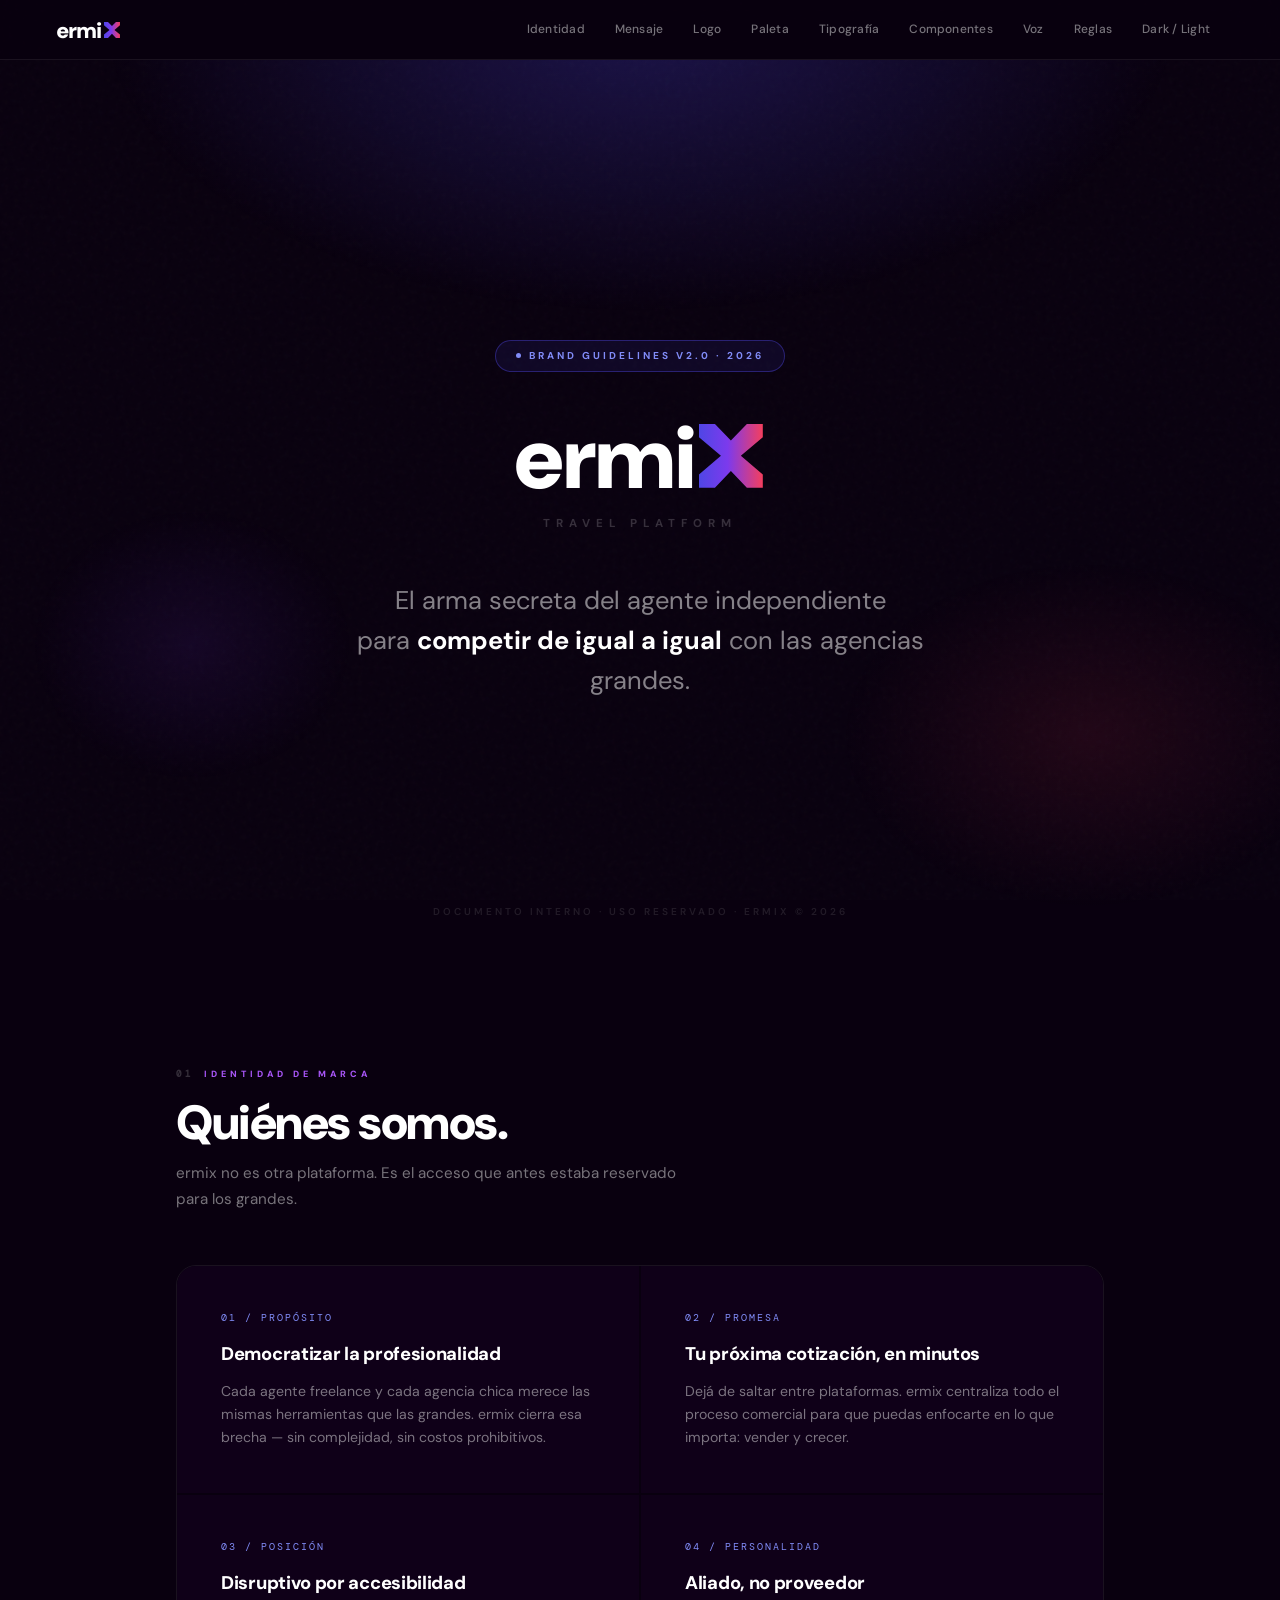
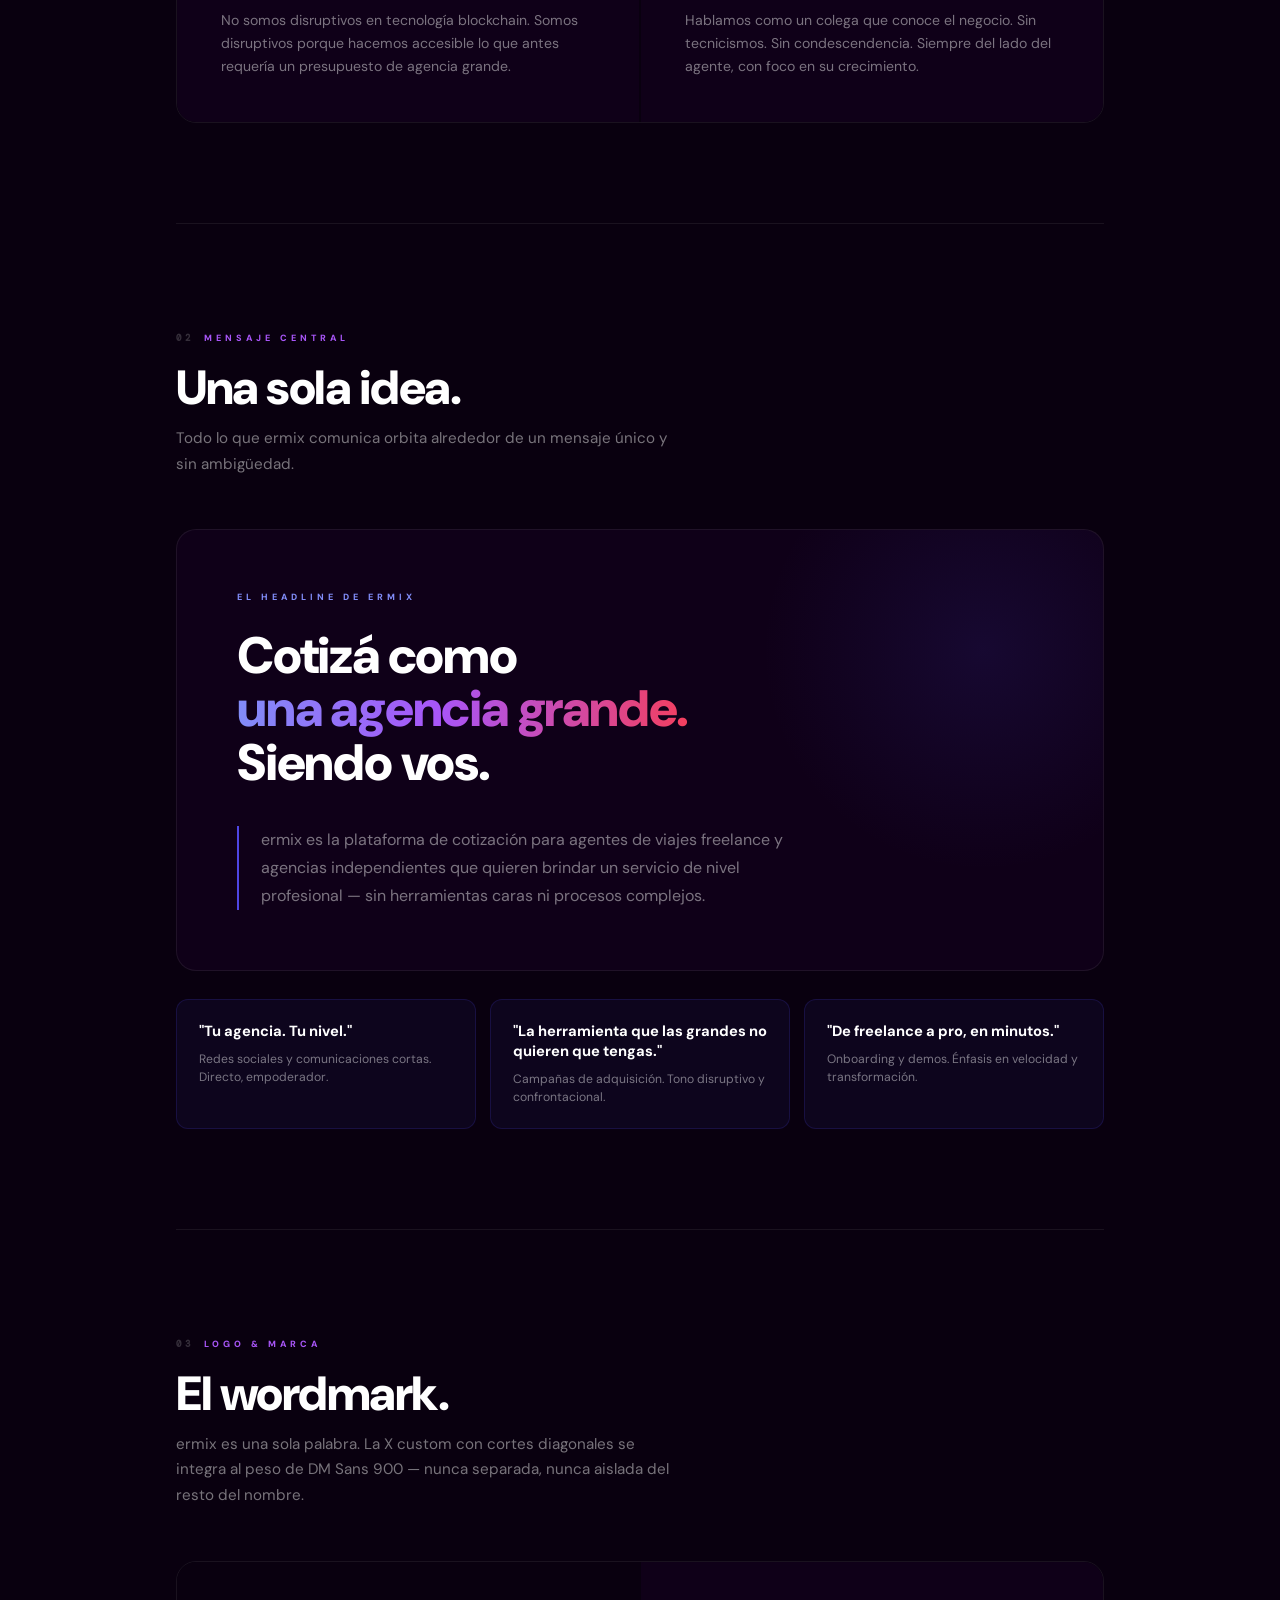
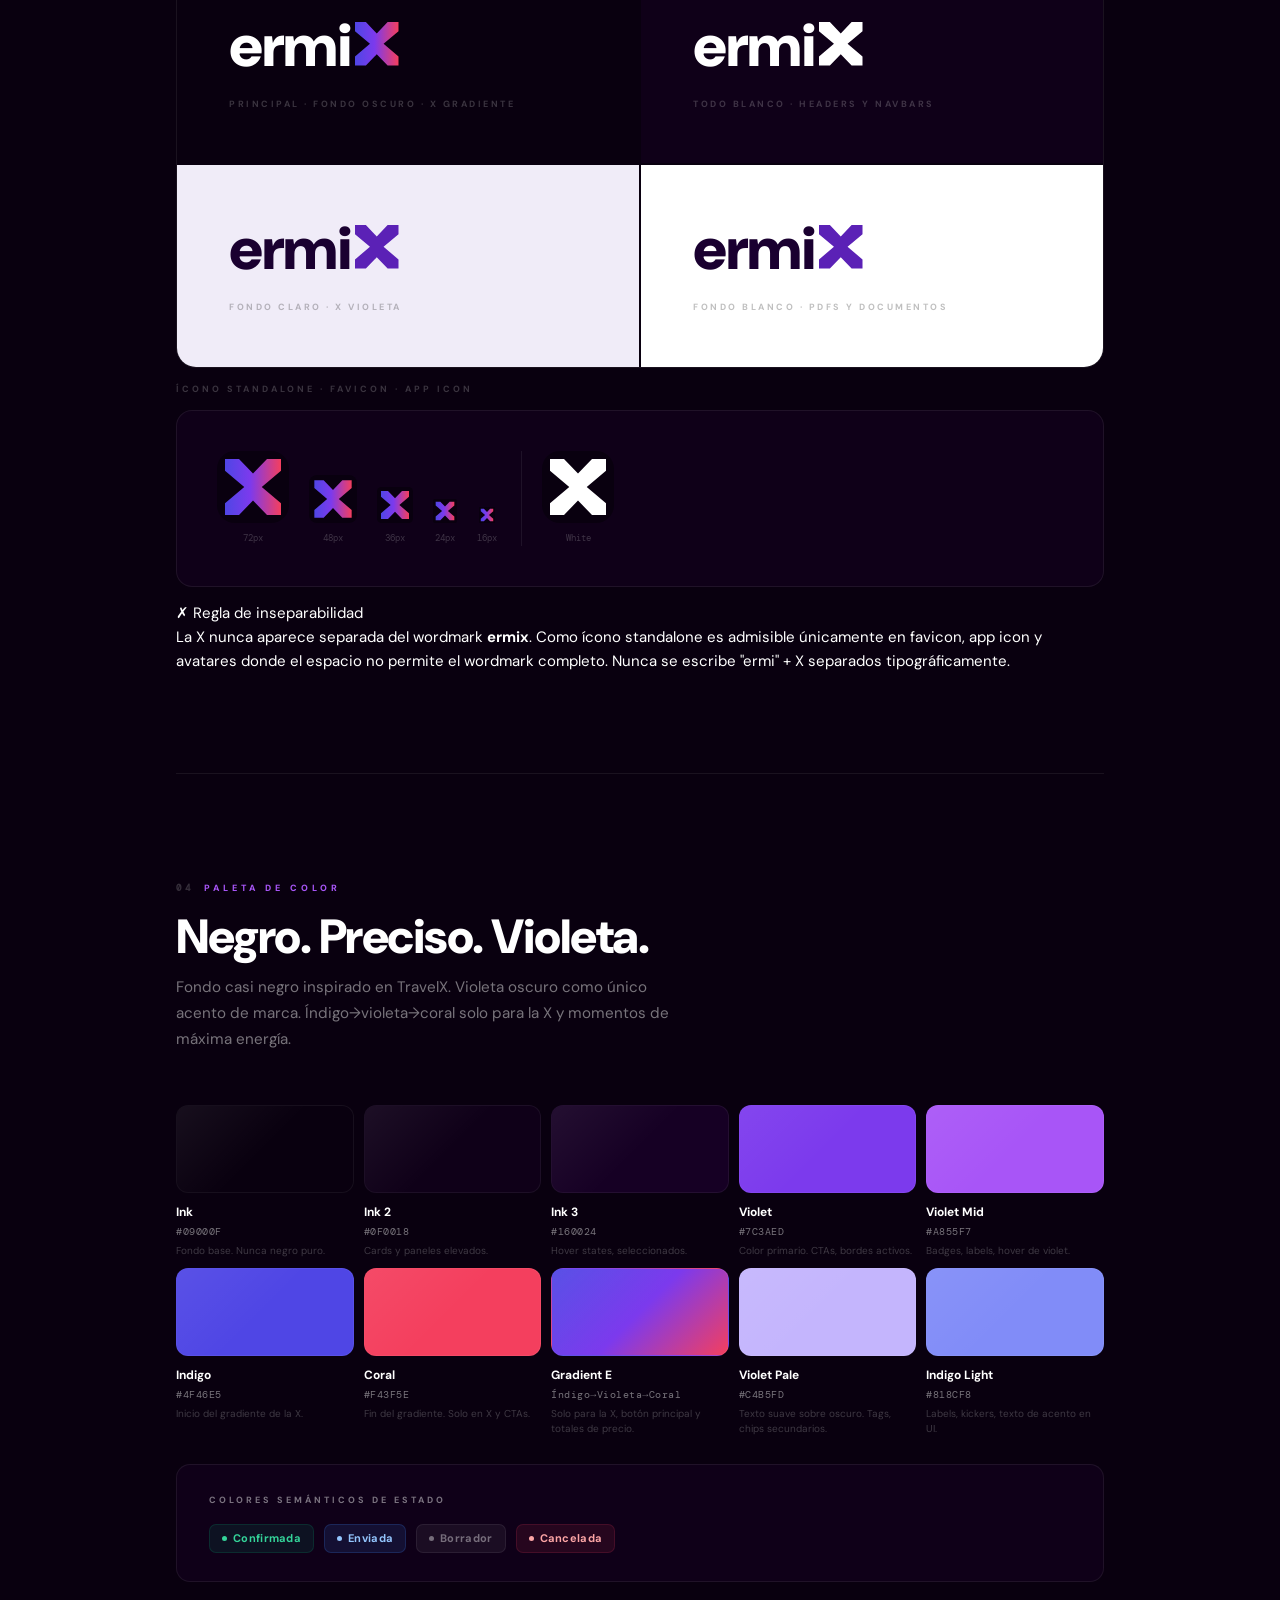
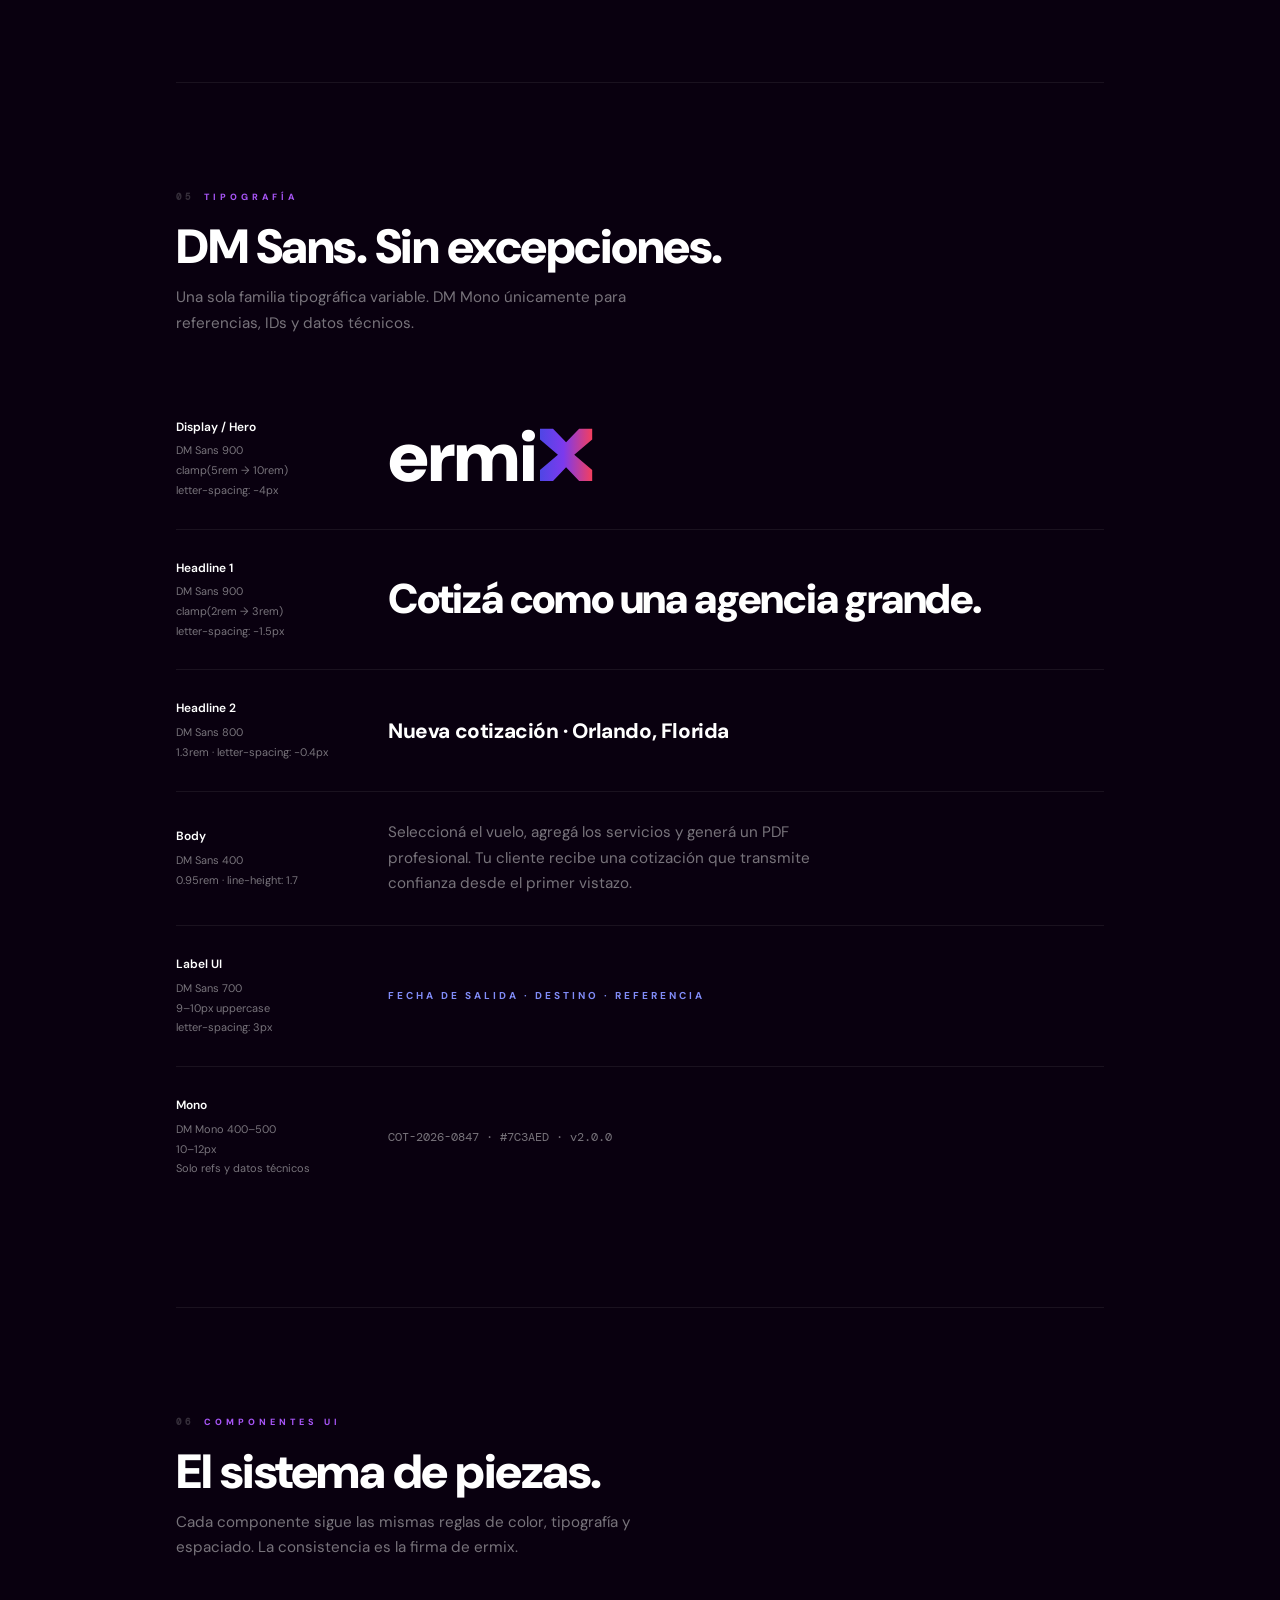
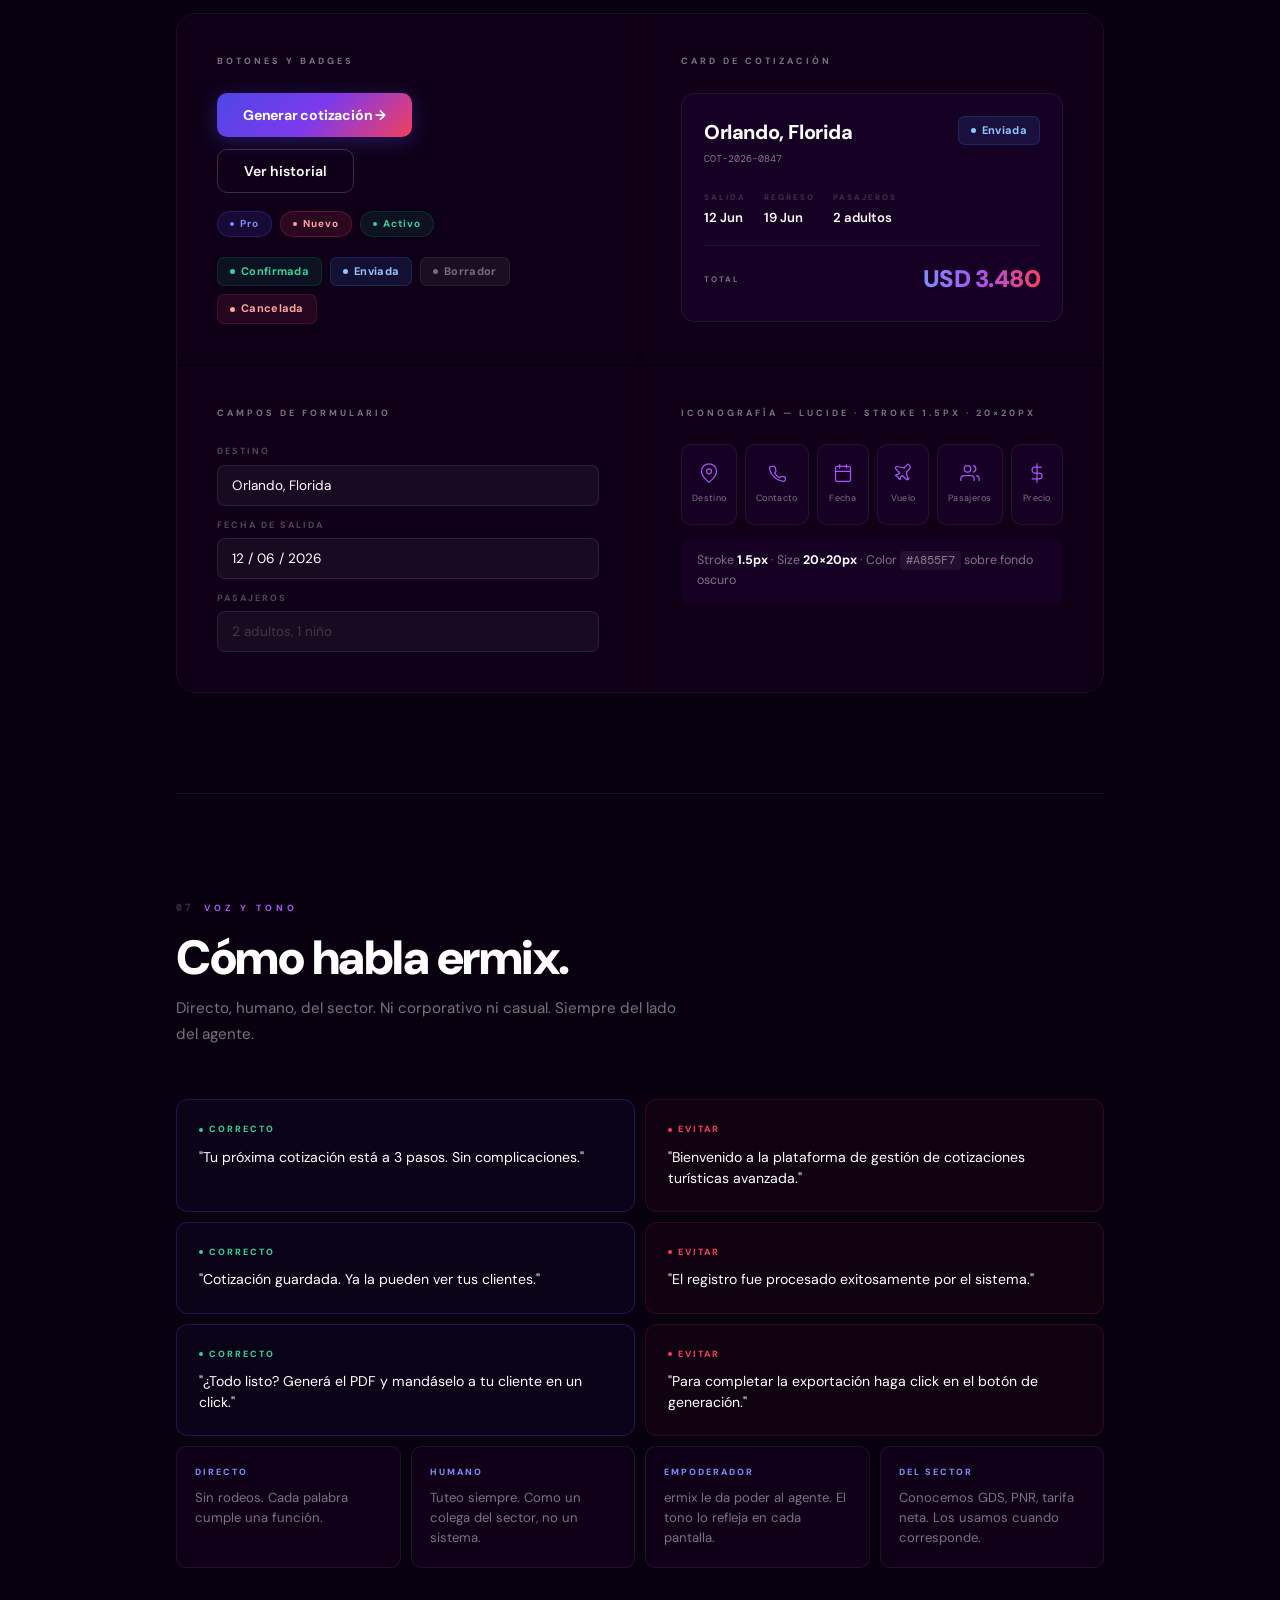
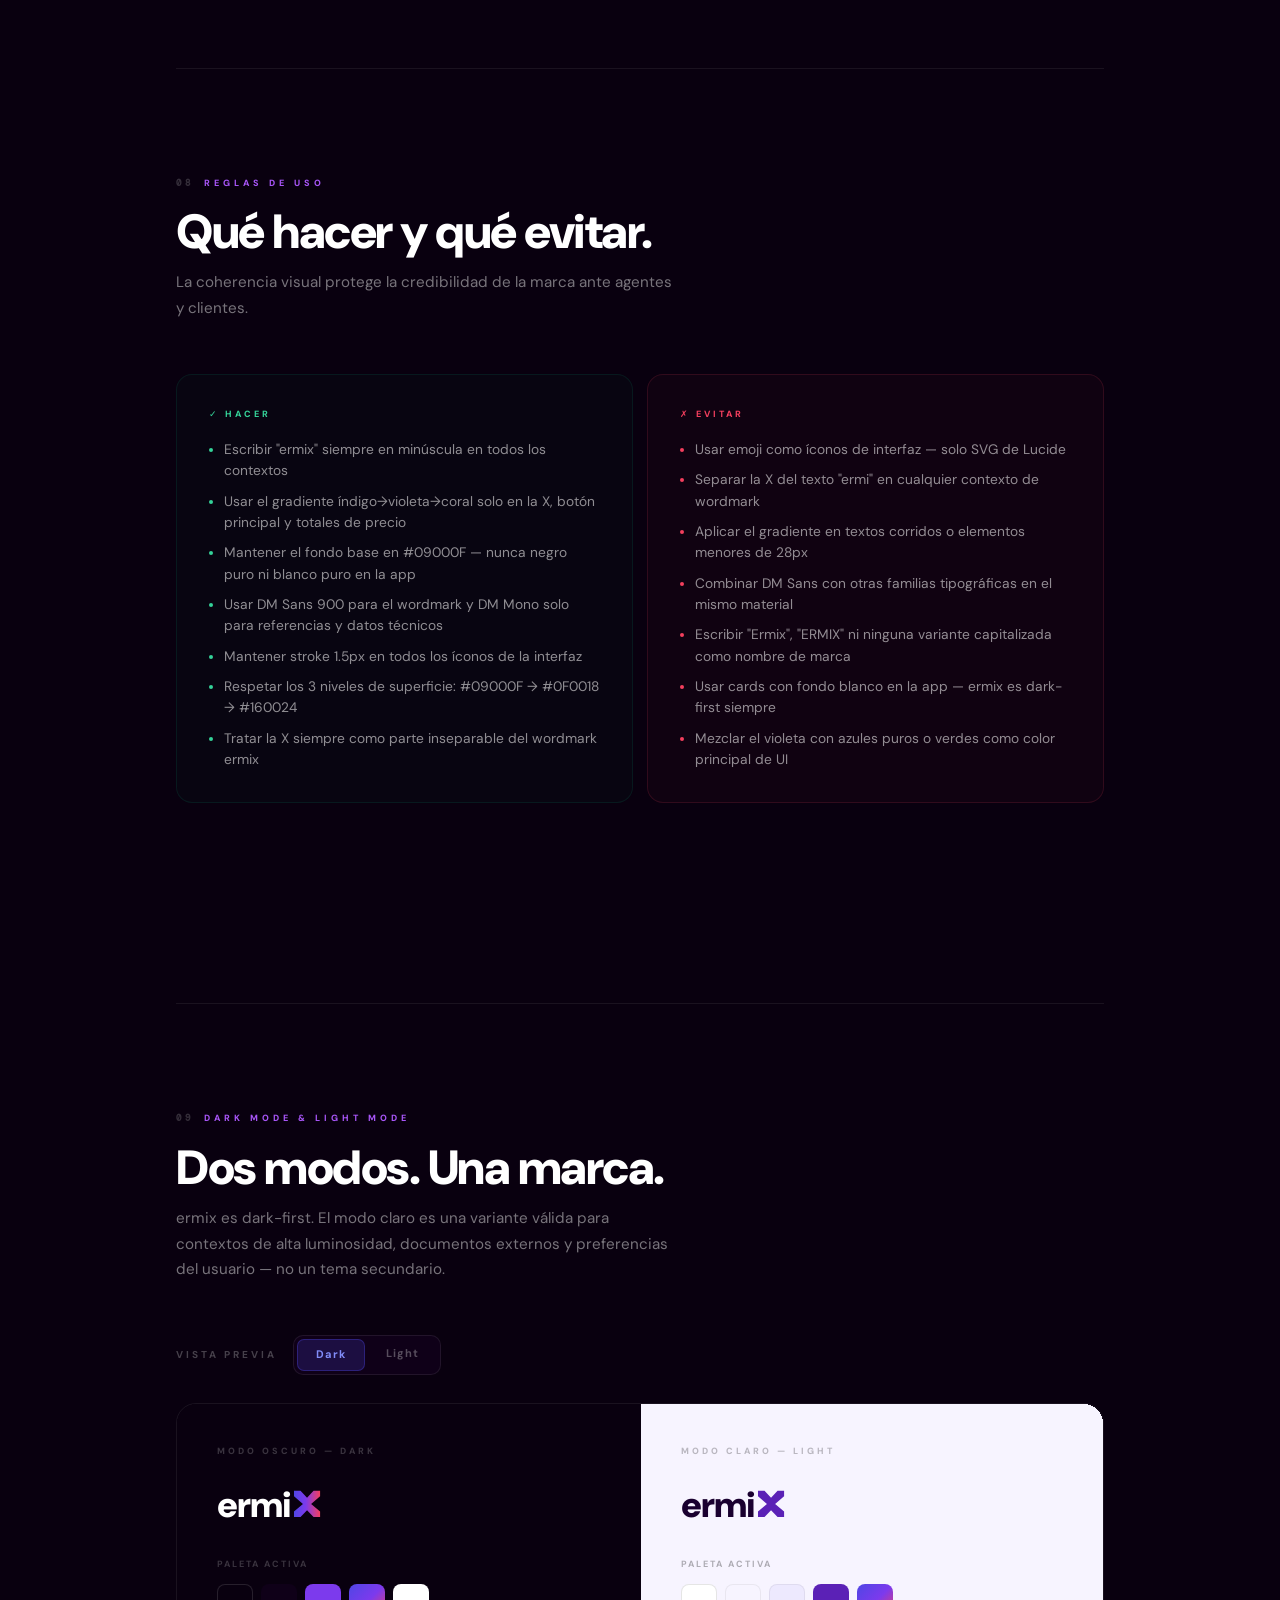
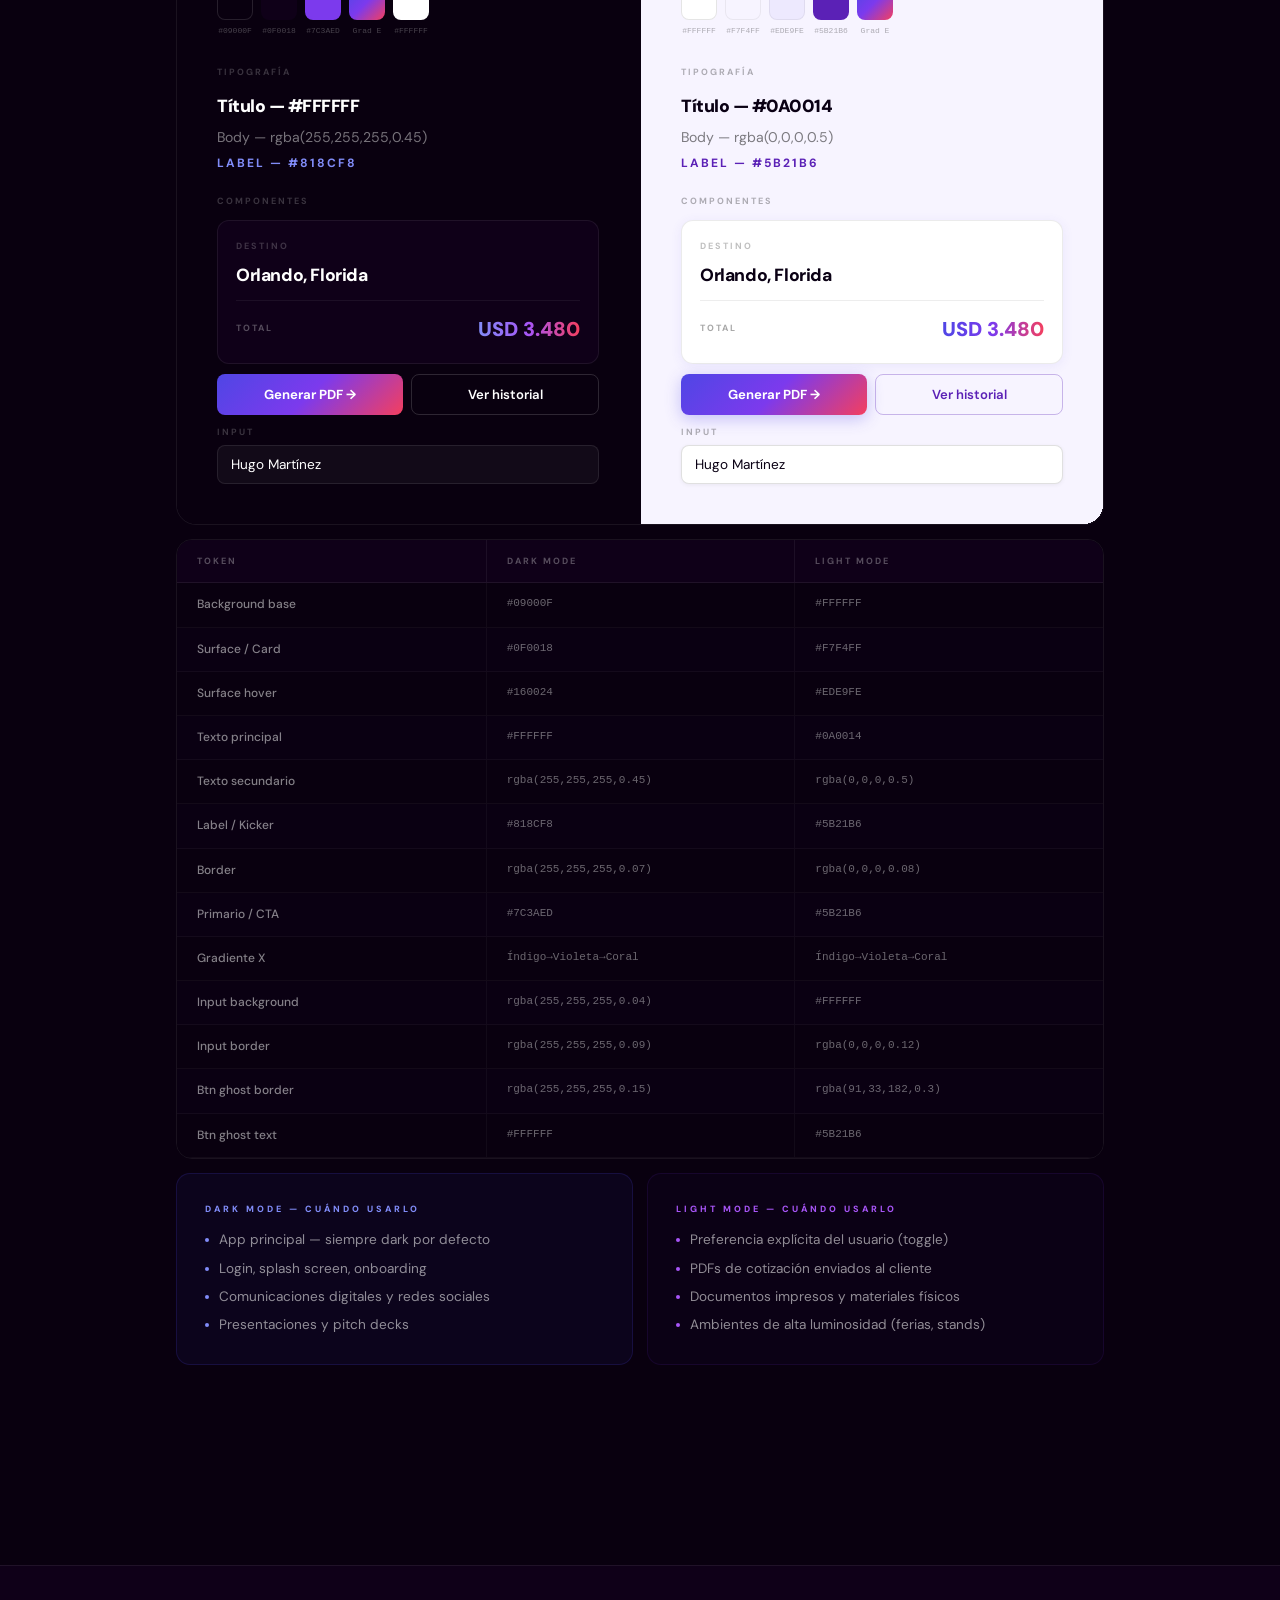
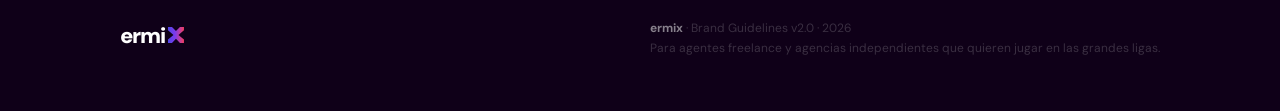
<file: ermix-brand-assets-v2/ermix-brand-guidelines-v2.html>
<!DOCTYPE html>
<html lang="es">
<head>
<meta charset="UTF-8">
<meta name="viewport" content="width=device-width,initial-scale=1">
<title>ermix — Brand Guidelines v2.0</title>
<link href="https://fonts.googleapis.com/css2?family=DM+Sans:ital,wght@0,300;0,400;0,500;0,600;0,700;0,800;0,900;1,400&family=DM+Mono:wght@400;500&display=swap" rel="stylesheet">
<style>
*{box-sizing:border-box;margin:0;padding:0}
:root{
  --ink:#09000F;
  --ink2:#0F0018;
  --ink3:#160024;
  --white:#FFFFFF;
  --muted:rgba(255,255,255,0.45);
  --muted2:rgba(255,255,255,0.18);
  --muted3:rgba(255,255,255,0.07);
  --border:rgba(255,255,255,0.07);
  --border2:rgba(255,255,255,0.14);
  /* Paleta ermix */
  --violet:#7C3AED;
  --violet-mid:#A855F7;
  --violet-light:#C4B5FD;
  --indigo:#4F46E5;
  --coral:#F43F5E;
  /* Gradiente opción E */
  --grad:linear-gradient(135deg,#4F46E5 0%,#7C3AED 50%,#F43F5E 100%);
  --grad-text:linear-gradient(90deg,#818CF8 0%,#A855F7 45%,#F43F5E 100%);
}
html{scroll-behavior:smooth}
body{
  font-family:'DM Sans',system-ui,sans-serif;
  background:var(--ink);color:var(--white);
  font-size:15px;line-height:1.6;
  overflow-x:hidden;
}

/* ── NOISE OVERLAY ── */
body::before{
  content:'';position:fixed;inset:0;pointer-events:none;z-index:0;
  background-image:url("data:image/svg+xml,%3Csvg viewBox='0 0 200 200' xmlns='http://www.w3.org/2000/svg'%3E%3Cfilter id='n'%3E%3CfeTurbulence type='fractalNoise' baseFrequency='0.85' numOctaves='4' stitchTiles='stitch'/%3E%3C/filter%3E%3Crect width='100%25' height='100%25' filter='url(%23n)' opacity='0.035'/%3E%3C/svg%3E");
  opacity:.6;
}

/* ── NAV ── */
nav{
  position:sticky;top:0;z-index:200;
  background:rgba(9,0,15,0.82);
  backdrop-filter:blur(24px);-webkit-backdrop-filter:blur(24px);
  border-bottom:1px solid var(--border);
  height:60px;display:flex;align-items:center;justify-content:space-between;
  padding:0 56px;
}
.nav-logo{display:flex;align-items:center}
.nav-links{display:flex;gap:2px}
.nav-links a{
  color:var(--muted);text-decoration:none;
  font-size:12px;font-weight:500;letter-spacing:.02em;
  padding:6px 14px;border-radius:6px;transition:all .2s;
}
.nav-links a:hover{color:var(--white);background:var(--muted3)}

/* ── HERO ── */
.hero{
  min-height:100vh;
  display:flex;flex-direction:column;align-items:center;justify-content:center;
  text-align:center;padding:100px 56px 80px;
  position:relative;overflow:hidden;
}
.hero-glow{
  position:absolute;inset:0;pointer-events:none;
  background:
    radial-gradient(ellipse 70% 55% at 50% -5%,rgba(79,70,229,.28) 0%,transparent 60%),
    radial-gradient(ellipse 35% 35% at 85% 75%,rgba(244,63,94,.1) 0%,transparent 55%),
    radial-gradient(ellipse 25% 30% at 15% 65%,rgba(124,58,237,.1) 0%,transparent 50%);
}
.hero-tag{
  display:inline-flex;align-items:center;gap:8px;
  border:1px solid rgba(79,70,229,.4);background:rgba(79,70,229,.1);
  color:#818CF8;font-size:10px;font-weight:700;letter-spacing:3px;text-transform:uppercase;
  padding:7px 20px;border-radius:100px;margin-bottom:40px;position:relative;
}
.hero-pulse{width:5px;height:5px;border-radius:50%;background:#818CF8;animation:pulse 2.2s ease-in-out infinite}
@keyframes pulse{0%,100%{opacity:1;transform:scale(1)}50%{opacity:.4;transform:scale(.7)}}
.hero-wordmark{position:relative;margin-bottom:8px}
.hero-sub{
  font-size:.72rem;font-weight:700;letter-spacing:6px;text-transform:uppercase;
  color:rgba(255,255,255,.18);margin-bottom:48px;position:relative;
}
.hero-claim{
  font-size:clamp(1.15rem,2.8vw,1.6rem);font-weight:400;
  color:rgba(255,255,255,.5);max-width:600px;line-height:1.55;position:relative;
}
.hero-claim strong{color:var(--white);font-weight:700}
.hero-version{
  position:absolute;bottom:40px;
  font-size:10px;font-weight:600;letter-spacing:3px;text-transform:uppercase;
  color:rgba(255,255,255,.1);
}

/* ── LAYOUT ── */
.container{max-width:1040px;margin:0 auto;padding:0 56px;position:relative;z-index:1}
.section{padding:100px 0 0}
.sec-tag{
  display:inline-flex;align-items:center;gap:10px;
  font-size:9px;font-weight:800;letter-spacing:4px;text-transform:uppercase;
  color:var(--violet-mid);margin-bottom:18px;
}
.sec-num{font-family:'DM Mono',monospace;color:rgba(255,255,255,.18)}
.sec-title{
  font-size:clamp(2rem,4.5vw,3rem);font-weight:900;
  letter-spacing:-1.5px;color:var(--white);line-height:1.0;margin-bottom:14px;
}
.sec-desc{color:var(--muted);font-size:.95rem;max-width:500px;line-height:1.7}
.divider{border:none;height:1px;background:var(--border);margin:100px 0 0}

/* ── MANIFESTO ── */
.manifesto{
  display:grid;grid-template-columns:1fr 1fr;
  gap:2px;margin-top:52px;border-radius:20px;overflow:hidden;
  border:1px solid var(--border);
}
.m-item{
  padding:44px;background:var(--ink2);transition:background .25s;
}
.m-item:hover{background:var(--ink3)}
.m-num{font-family:'DM Mono',monospace;font-size:10px;color:#818CF8;margin-bottom:14px;letter-spacing:2px}
.m-title{font-size:1.15rem;font-weight:800;letter-spacing:-.3px;margin-bottom:10px}
.m-text{font-size:.88rem;color:var(--muted);line-height:1.65}

/* ── MENSAJE CENTRAL ── */
.mensaje-hero{
  margin-top:52px;padding:60px;
  background:var(--ink2);border:1px solid var(--border);border-radius:20px;
  position:relative;overflow:hidden;
}
.mensaje-hero::after{
  content:'';position:absolute;top:-120px;right:-120px;
  width:480px;height:480px;
  background:radial-gradient(circle,rgba(79,70,229,.12) 0%,transparent 65%);
  pointer-events:none;
}
.mensaje-kicker{font-size:9px;font-weight:800;letter-spacing:4px;text-transform:uppercase;color:#818CF8;margin-bottom:24px}
.mensaje-headline{
  font-size:clamp(2rem,4vw,3.2rem);font-weight:900;
  letter-spacing:-1.2px;line-height:1.05;margin-bottom:36px;
}
.mensaje-headline span{
  background:var(--grad-text);
  -webkit-background-clip:text;-webkit-text-fill-color:transparent;background-clip:text;
}
.mensaje-body{
  font-size:1rem;color:var(--muted);line-height:1.75;
  max-width:560px;border-left:2px solid var(--indigo);padding-left:22px;
}
.taglines{display:grid;grid-template-columns:repeat(3,1fr);gap:14px;margin-top:28px}
.tl-card{
  background:rgba(79,70,229,.07);border:1px solid rgba(79,70,229,.18);
  border-radius:12px;padding:22px;
}
.tl-text{font-size:.92rem;font-weight:700;color:var(--white);line-height:1.35;margin-bottom:8px}
.tl-note{font-size:.76rem;color:var(--muted);line-height:1.5}

/* ── LOGO ── */
.logo-grid{display:grid;grid-template-columns:1fr 1fr;gap:2px;margin-top:52px;border-radius:20px;overflow:hidden;border:1px solid var(--border)}
.logo-cell{padding:52px;display:flex;flex-direction:column;gap:16px}
.logo-cell.dark{background:var(--ink)}
.logo-cell.mid{background:var(--ink2)}
.logo-cell.light{background:#F0ECF8}
.logo-cell.white{background:#FFFFFF}
.logo-cell-lbl{font-size:9px;font-weight:700;letter-spacing:2.5px;text-transform:uppercase}
.logo-cell.dark .logo-cell-lbl,.logo-cell.mid .logo-cell-lbl{color:rgba(255,255,255,.2)}
.logo-cell.light .logo-cell-lbl,.logo-cell.white .logo-cell-lbl{color:rgba(0,0,0,.2)}

/* Favicon row */
.favicon-row{
  display:flex;align-items:flex-end;gap:20px;flex-wrap:wrap;
  padding:40px;background:var(--ink2);border:1px solid var(--border);
  border-radius:16px;margin-top:14px;
}
.fav-item{display:flex;flex-direction:column;align-items:center;gap:8px}
.fav-lbl{font-size:9px;color:rgba(255,255,255,.2);font-family:'DM Mono',monospace}

/* Regla separación -->
.sep-rule{
  margin-top:14px;padding:24px 32px;
  background:rgba(244,63,94,.04);border:1px solid rgba(244,63,94,.15);
  border-radius:12px;
}
.sep-rule-title{font-size:9px;font-weight:800;letter-spacing:2px;text-transform:uppercase;color:#F43F5E;margin-bottom:10px}
.sep-rule-text{font-size:.85rem;color:var(--muted);line-height:1.6}

/* ── PALETA ── */
.palette{display:grid;grid-template-columns:repeat(5,1fr);gap:10px;margin-top:52px}
.sw{cursor:default}
.sw-color{height:88px;border-radius:12px;border:1px solid rgba(255,255,255,.06);margin-bottom:10px;position:relative;overflow:hidden}
.sw-color::after{content:'';position:absolute;inset:0;background:linear-gradient(135deg,rgba(255,255,255,.06) 0%,transparent 50%)}
.sw-name{font-size:12px;font-weight:700;margin-bottom:2px}
.sw-hex{font-size:10px;color:var(--muted);font-family:'DM Mono',monospace;letter-spacing:.5px}
.sw-role{font-size:10px;color:rgba(255,255,255,.22);margin-top:4px;line-height:1.45}

/* Semantic row */
.sem-row{
  display:flex;flex-wrap:wrap;gap:10px;
  margin-top:28px;padding:28px 32px;
  background:var(--ink2);border:1px solid var(--border);border-radius:14px;
}
.status{display:inline-flex;align-items:center;gap:6px;font-size:11px;font-weight:700;padding:5px 12px;border-radius:7px;letter-spacing:.3px}
.s-dot{width:5px;height:5px;border-radius:50%;background:currentColor}
.s-ok{background:rgba(5,150,105,.12);color:#34D399;border:1px solid rgba(5,150,105,.2)}
.s-sent{background:rgba(59,130,246,.12);color:#93C5FD;border:1px solid rgba(59,130,246,.2)}
.s-draft{background:rgba(255,255,255,.05);color:rgba(255,255,255,.4);border:1px solid var(--border)}
.s-cancel{background:rgba(244,63,94,.1);color:#FCA5A5;border:1px solid rgba(244,63,94,.15)}

/* ── TIPOGRAFÍA ── */
.type-scale{margin-top:52px}
.type-row{
  display:grid;grid-template-columns:180px 1fr;
  align-items:center;gap:32px;
  padding:28px 0;border-bottom:1px solid var(--border);
}
.type-row:last-child{border-bottom:none}
.type-meta{font-size:11px;color:var(--muted);line-height:1.8}
.type-meta strong{display:block;color:var(--white);font-weight:600;font-size:12px;margin-bottom:3px}

/* ── COMPONENTES ── */
.comp-grid{display:grid;grid-template-columns:1fr 1fr;gap:2px;margin-top:52px;border-radius:20px;overflow:hidden;border:1px solid var(--border)}
.comp-block{padding:40px;background:var(--ink2)}
.comp-lbl{font-size:9px;font-weight:700;letter-spacing:3px;text-transform:uppercase;color:var(--muted);margin-bottom:24px}

/* Buttons */
.btn-pri{
  display:inline-flex;align-items:center;gap:8px;
  background:var(--grad);color:var(--white);border:none;border-radius:10px;
  padding:13px 26px;font-size:.88rem;font-weight:700;cursor:pointer;
  transition:all .25s;font-family:'DM Sans',sans-serif;letter-spacing:-.2px;
  box-shadow:0 4px 20px rgba(79,70,229,.35);
}
.btn-pri:hover{transform:translateY(-2px);box-shadow:0 8px 28px rgba(79,70,229,.5)}
.btn-ghost{
  display:inline-flex;align-items:center;gap:8px;
  background:transparent;border:1px solid rgba(255,255,255,.18);
  color:var(--white);border-radius:10px;
  padding:12px 26px;font-size:.88rem;font-weight:600;cursor:pointer;
  transition:all .25s;font-family:'DM Sans',sans-serif;
}
.btn-ghost:hover{background:rgba(255,255,255,.06);border-color:rgba(255,255,255,.3)}
.badge{
  display:inline-flex;align-items:center;gap:6px;
  background:rgba(79,70,229,.15);border:1px solid rgba(79,70,229,.3);
  color:#818CF8;font-size:10px;font-weight:700;letter-spacing:1px;
  padding:4px 12px;border-radius:100px;
}
.badge-dot{width:4px;height:4px;border-radius:50%;background:currentColor}

/* Quote card */
.qcard{
  background:var(--ink3);border:1px solid var(--border);
  border-radius:14px;padding:22px;transition:border-color .2s;
}
.qcard:hover{border-color:rgba(79,70,229,.35)}
.qc-dest{font-size:1.25rem;font-weight:800;letter-spacing:-.4px;margin-bottom:3px}
.qc-ref{font-size:10px;color:var(--muted);font-family:'DM Mono',monospace;margin-bottom:14px}
.qc-data{display:flex;gap:18px;margin-bottom:16px}
.qc-item label{font-size:8px;font-weight:700;letter-spacing:2px;text-transform:uppercase;color:rgba(255,255,255,.18);display:block;margin-bottom:2px}
.qc-item span{font-size:.82rem;font-weight:600}
.qc-price{display:flex;align-items:center;justify-content:space-between;padding-top:14px;border-top:1px solid var(--border)}
.qc-price-l{font-size:8px;font-weight:700;letter-spacing:2px;text-transform:uppercase;color:var(--muted)}
.qc-price-v{
  font-size:1.5rem;font-weight:900;letter-spacing:-.5px;
  background:var(--grad-text);-webkit-background-clip:text;-webkit-text-fill-color:transparent;background-clip:text;
}

/* Inputs */
.finput{
  width:100%;background:rgba(255,255,255,.04);
  border:1px solid rgba(255,255,255,.09);color:var(--white);
  border-radius:8px;padding:11px 14px;font-size:.85rem;
  font-family:'DM Sans',sans-serif;outline:none;transition:all .2s;
}
.finput:focus{border-color:rgba(79,70,229,.55);box-shadow:0 0 0 3px rgba(79,70,229,.12)}
.finput::placeholder{color:rgba(255,255,255,.18)}
.flabel{font-size:9px;font-weight:700;letter-spacing:2px;text-transform:uppercase;color:rgba(255,255,255,.28);display:block;margin-bottom:6px}

/* Icons */
.icon-grid{display:grid;grid-template-columns:repeat(6,1fr);gap:8px}
.icon-item{
  display:flex;flex-direction:column;align-items:center;gap:8px;
  padding:18px 10px;background:var(--ink3);border:1px solid var(--border);
  border-radius:10px;transition:border-color .2s;
}
.icon-item:hover{border-color:rgba(79,70,229,.35)}
.icon-item svg{width:20px;height:20px;stroke:#A855F7;stroke-width:1.5;fill:none;stroke-linecap:round;stroke-linejoin:round}
.icon-item span{font-size:9px;color:var(--muted);text-align:center;letter-spacing:.3px}

/* ── VOZ ── */
.voice-grid{display:flex;flex-direction:column;gap:10px;margin-top:52px}
.voice-pair{display:grid;grid-template-columns:1fr 1fr;gap:10px}
.vc{background:var(--ink2);border:1px solid var(--border);border-radius:12px;padding:22px}
.vc.ok{border-color:rgba(79,70,229,.28);background:rgba(79,70,229,.04)}
.vc.no{border-color:rgba(244,63,94,.14);background:rgba(244,63,94,.03)}
.vc-ind{font-size:9px;font-weight:800;letter-spacing:2px;text-transform:uppercase;margin-bottom:10px;display:flex;align-items:center;gap:6px}
.vc-ind.ok{color:#34D399}.vc-ind.no{color:#F43F5E}
.vc-dot{width:4px;height:4px;border-radius:50%;background:currentColor}
.vc-text{font-size:.88rem;color:var(--white);line-height:1.5}
.voice-attrs{display:grid;grid-template-columns:repeat(4,1fr);gap:10px;margin-top:10px}
.va{padding:18px;background:var(--ink2);border:1px solid var(--border);border-radius:10px}
.va-title{font-size:9px;font-weight:800;letter-spacing:2px;text-transform:uppercase;color:#818CF8;margin-bottom:8px}
.va-text{font-size:.82rem;color:var(--muted);line-height:1.55}

/* ── REGLAS ── */
.rules-grid{display:grid;grid-template-columns:1fr 1fr;gap:14px;margin-top:52px}
.rule{border-radius:16px;padding:32px;border:1px solid}
.rule.do{background:rgba(5,150,105,.03);border-color:rgba(5,150,105,.14)}
.rule.dont{background:rgba(244,63,94,.03);border-color:rgba(244,63,94,.14)}
.rule-hd{font-size:9px;font-weight:800;letter-spacing:3px;text-transform:uppercase;margin-bottom:18px}
.rule.do .rule-hd{color:#34D399}.rule.dont .rule-hd{color:#F43F5E}
.rule-list{list-style:none;display:flex;flex-direction:column;gap:9px}
.rule-list li{font-size:.86rem;color:rgba(255,255,255,.55);padding-left:15px;position:relative;line-height:1.55}
.rule-list li::before{content:'';position:absolute;left:0;top:9px;width:4px;height:4px;border-radius:50%}
.rule.do li::before{background:#34D399}.rule.dont li::before{background:#F43F5E}

/* ── FOOTER ── */
footer{
  margin-top:100px;background:var(--ink2);
  border-top:1px solid var(--border);
  padding:52px 56px;
}
.footer-inner{max-width:1040px;margin:0 auto;display:flex;align-items:center;justify-content:space-between}
.footer-text{font-size:12px;color:rgba(255,255,255,.18);line-height:1.7}
.footer-text strong{color:rgba(255,255,255,.5)}

/* ── RESPONSIVE ── */
@media(max-width:780px){
  nav{padding:0 20px}.container{padding:0 20px}
  .hero{padding:70px 20px 60px}
  .nav-links{display:none}
  .manifesto,.logo-grid,.comp-grid,.rules-grid,.voice-pair{grid-template-columns:1fr}
  .palette{grid-template-columns:repeat(2,1fr)}
  .taglines,.voice-attrs{grid-template-columns:1fr}
  .type-row{grid-template-columns:1fr;gap:6px}
  .icon-grid{grid-template-columns:repeat(3,1fr)}
  .mensaje-hero{padding:32px}
  .footer-inner{flex-direction:column;gap:16px;text-align:center}
}
</style>
</head>
<body>

<!-- NAV -->
<nav>
  <div class="nav-logo" id="nav-logo"></div>
  <div class="nav-links">
    <a href="#identidad">Identidad</a>
    <a href="#mensaje">Mensaje</a>
    <a href="#logo">Logo</a>
    <a href="#paleta">Paleta</a>
    <a href="#tipo">Tipografía</a>
    <a href="#ui">Componentes</a>
    <a href="#voz">Voz</a>
    <a href="#reglas">Reglas</a>
    <a href="#modos">Dark / Light</a>
  </div>
</nav>

<!-- HERO -->
<section class="hero">
  <div class="hero-glow"></div>
  <div class="hero-tag"><span class="hero-pulse"></span>Brand Guidelines v2.0 · 2026</div>
  <div class="hero-wordmark" id="hero-wm"></div>
  <div class="hero-sub">Travel Platform</div>
  <div class="hero-claim">
    El arma secreta del agente independiente<br>para <strong>competir de igual a igual</strong> con las agencias grandes.
  </div>
  <div class="hero-version">Documento interno · Uso reservado · ermix © 2026</div>
</section>

<!-- 01 IDENTIDAD -->
<div class="container" id="identidad">
  <div class="section">
    <div class="sec-tag"><span class="sec-num">01</span>Identidad de marca</div>
    <h2 class="sec-title">Quiénes somos.</h2>
    <p class="sec-desc">ermix no es otra plataforma. Es el acceso que antes estaba reservado para los grandes.</p>
    <div class="manifesto">
      <div class="m-item">
        <div class="m-num">01 / PROPÓSITO</div>
        <div class="m-title">Democratizar la profesionalidad</div>
        <div class="m-text">Cada agente freelance y cada agencia chica merece las mismas herramientas que las grandes. ermix cierra esa brecha — sin complejidad, sin costos prohibitivos.</div>
      </div>
      <div class="m-item">
        <div class="m-num">02 / PROMESA</div>
        <div class="m-title">Tu próxima cotización, en minutos</div>
        <div class="m-text">Dejá de saltar entre plataformas. ermix centraliza todo el proceso comercial para que puedas enfocarte en lo que importa: vender y crecer.</div>
      </div>
      <div class="m-item">
        <div class="m-num">03 / POSICIÓN</div>
        <div class="m-title">Disruptivo por accesibilidad</div>
        <div class="m-text">No somos disruptivos en tecnología blockchain. Somos disruptivos porque hacemos accesible lo que antes requería un presupuesto de agencia grande.</div>
      </div>
      <div class="m-item">
        <div class="m-num">04 / PERSONALIDAD</div>
        <div class="m-title">Aliado, no proveedor</div>
        <div class="m-text">Hablamos como un colega que conoce el negocio. Sin tecnicismos. Sin condescendencia. Siempre del lado del agente, con foco en su crecimiento.</div>
      </div>
    </div>
  </div>
</div>

<!-- 02 MENSAJE -->
<div class="container" id="mensaje">
  <hr class="divider">
  <div class="section">
    <div class="sec-tag"><span class="sec-num">02</span>Mensaje central</div>
    <h2 class="sec-title">Una sola idea.</h2>
    <p class="sec-desc">Todo lo que ermix comunica orbita alrededor de un mensaje único y sin ambigüedad.</p>
    <div class="mensaje-hero">
      <div class="mensaje-kicker">El headline de ermix</div>
      <div class="mensaje-headline">Cotizá como<br><span>una agencia grande.</span><br>Siendo vos.</div>
      <div class="mensaje-body">ermix es la plataforma de cotización para agentes de viajes freelance y agencias independientes que quieren brindar un servicio de nivel profesional — sin herramientas caras ni procesos complejos.</div>
    </div>
    <div class="taglines">
      <div class="tl-card">
        <div class="tl-text">"Tu agencia. Tu nivel."</div>
        <div class="tl-note">Redes sociales y comunicaciones cortas. Directo, empoderador.</div>
      </div>
      <div class="tl-card">
        <div class="tl-text">"La herramienta que las grandes no quieren que tengas."</div>
        <div class="tl-note">Campañas de adquisición. Tono disruptivo y confrontacional.</div>
      </div>
      <div class="tl-card">
        <div class="tl-text">"De freelance a pro, en minutos."</div>
        <div class="tl-note">Onboarding y demos. Énfasis en velocidad y transformación.</div>
      </div>
    </div>
  </div>
</div>

<!-- 03 LOGO -->
<div class="container" id="logo">
  <hr class="divider">
  <div class="section">
    <div class="sec-tag"><span class="sec-num">03</span>Logo & Marca</div>
    <h2 class="sec-title">El wordmark.</h2>
    <p class="sec-desc">ermix es una sola palabra. La X custom con cortes diagonales se integra al peso de DM Sans 900 — nunca separada, nunca aislada del resto del nombre.</p>

    <div class="logo-grid" id="logo-grid">
      <div class="logo-cell dark"><div id="lg-dark"></div><div class="logo-cell-lbl">Principal · fondo oscuro · X gradiente</div></div>
      <div class="logo-cell mid"><div id="lg-mid"></div><div class="logo-cell-lbl">Todo blanco · headers y navbars</div></div>
      <div class="logo-cell light"><div id="lg-light"></div><div class="logo-cell-lbl" style="color:rgba(0,0,0,.25)">Fondo claro · X violeta</div></div>
      <div class="logo-cell white"><div id="lg-white"></div><div class="logo-cell-lbl" style="color:rgba(0,0,0,.25)">Fondo blanco · PDFs y documentos</div></div>
    </div>

    <!-- Favicon -->
    <div style="margin-top:14px;font-size:9px;font-weight:700;letter-spacing:3px;text-transform:uppercase;color:rgba(255,255,255,.2);margin-bottom:14px">Ícono standalone · favicon · app icon</div>
    <div class="favicon-row" id="fav-row"></div>

    <!-- Regla inseparabilidad -->
    <div class="sep-rule" style="margin-top:14px">
      <div class="sep-rule-title">✗ Regla de inseparabilidad</div>
      <div class="sep-rule-text">La X nunca aparece separada del wordmark <strong style="color:white">ermix</strong>. Como ícono standalone es admisible únicamente en favicon, app icon y avatares donde el espacio no permite el wordmark completo. Nunca se escribe "ermi" + X separados tipográficamente.</div>
    </div>
  </div>
</div>

<!-- 04 PALETA -->
<div class="container" id="paleta">
  <hr class="divider">
  <div class="section">
    <div class="sec-tag"><span class="sec-num">04</span>Paleta de color</div>
    <h2 class="sec-title">Negro. Preciso. Violeta.</h2>
    <p class="sec-desc">Fondo casi negro inspirado en TravelX. Violeta oscuro como único acento de marca. Índigo→violeta→coral solo para la X y momentos de máxima energía.</p>
    <div class="palette">
      <div class="sw"><div class="sw-color" style="background:#09000F"></div><div class="sw-name">Ink</div><div class="sw-hex">#09000F</div><div class="sw-role">Fondo base. Nunca negro puro.</div></div>
      <div class="sw"><div class="sw-color" style="background:#0F0018"></div><div class="sw-name">Ink 2</div><div class="sw-hex">#0F0018</div><div class="sw-role">Cards y paneles elevados.</div></div>
      <div class="sw"><div class="sw-color" style="background:#160024"></div><div class="sw-name">Ink 3</div><div class="sw-hex">#160024</div><div class="sw-role">Hover states, seleccionados.</div></div>
      <div class="sw"><div class="sw-color" style="background:#7C3AED"></div><div class="sw-name">Violet</div><div class="sw-hex">#7C3AED</div><div class="sw-role">Color primario. CTAs, bordes activos.</div></div>
      <div class="sw"><div class="sw-color" style="background:#A855F7"></div><div class="sw-name">Violet Mid</div><div class="sw-hex">#A855F7</div><div class="sw-role">Badges, labels, hover de violet.</div></div>
      <div class="sw"><div class="sw-color" style="background:#4F46E5"></div><div class="sw-name">Indigo</div><div class="sw-hex">#4F46E5</div><div class="sw-role">Inicio del gradiente de la X.</div></div>
      <div class="sw"><div class="sw-color" style="background:#F43F5E"></div><div class="sw-name">Coral</div><div class="sw-hex">#F43F5E</div><div class="sw-role">Fin del gradiente. Solo en X y CTAs.</div></div>
      <div class="sw"><div class="sw-color" style="background:linear-gradient(135deg,#4F46E5,#7C3AED,#F43F5E)"></div><div class="sw-name">Gradient E</div><div class="sw-hex">Índigo→Violeta→Coral</div><div class="sw-role">Solo para la X, botón principal y totales de precio.</div></div>
      <div class="sw"><div class="sw-color" style="background:#C4B5FD"></div><div class="sw-name">Violet Pale</div><div class="sw-hex">#C4B5FD</div><div class="sw-role">Texto suave sobre oscuro. Tags, chips secundarios.</div></div>
      <div class="sw"><div class="sw-color" style="background:#818CF8"></div><div class="sw-name">Indigo Light</div><div class="sw-hex">#818CF8</div><div class="sw-role">Labels, kickers, texto de acento en UI.</div></div>
    </div>
    <div class="sem-row">
      <div style="font-size:9px;font-weight:700;letter-spacing:3px;text-transform:uppercase;color:var(--muted);width:100%;margin-bottom:6px">Colores semánticos de estado</div>
      <span class="status s-ok"><span class="s-dot"></span>Confirmada</span>
      <span class="status s-sent"><span class="s-dot"></span>Enviada</span>
      <span class="status s-draft"><span class="s-dot"></span>Borrador</span>
      <span class="status s-cancel"><span class="s-dot"></span>Cancelada</span>
    </div>
  </div>
</div>

<!-- 05 TIPOGRAFÍA -->
<div class="container" id="tipo">
  <hr class="divider">
  <div class="section">
    <div class="sec-tag"><span class="sec-num">05</span>Tipografía</div>
    <h2 class="sec-title">DM Sans. Sin excepciones.</h2>
    <p class="sec-desc">Una sola familia tipográfica variable. DM Mono únicamente para referencias, IDs y datos técnicos.</p>
    <div class="type-scale">
      <div class="type-row">
        <div class="type-meta"><strong>Display / Hero</strong>DM Sans 900<br>clamp(5rem → 10rem)<br>letter-spacing: −4px</div>
        <div id="type-display"></div>
      </div>
      <div class="type-row">
        <div class="type-meta"><strong>Headline 1</strong>DM Sans 900<br>clamp(2rem → 3rem)<br>letter-spacing: −1.5px</div>
        <div style="font-size:clamp(1.8rem,3.5vw,2.6rem);font-weight:900;letter-spacing:-1.2px;line-height:1.05">Cotizá como una agencia grande.</div>
      </div>
      <div class="type-row">
        <div class="type-meta"><strong>Headline 2</strong>DM Sans 800<br>1.3rem · letter-spacing: −0.4px</div>
        <div style="font-size:1.3rem;font-weight:800;letter-spacing:-.4px">Nueva cotización · Orlando, Florida</div>
      </div>
      <div class="type-row">
        <div class="type-meta"><strong>Body</strong>DM Sans 400<br>0.95rem · line-height: 1.7</div>
        <div style="font-size:.95rem;color:var(--muted);line-height:1.7;max-width:480px">Seleccioná el vuelo, agregá los servicios y generá un PDF profesional. Tu cliente recibe una cotización que transmite confianza desde el primer vistazo.</div>
      </div>
      <div class="type-row">
        <div class="type-meta"><strong>Label UI</strong>DM Sans 700<br>9–10px uppercase<br>letter-spacing: 3px</div>
        <div style="font-size:10px;font-weight:700;letter-spacing:3px;text-transform:uppercase;color:#818CF8">Fecha de salida · Destino · Referencia</div>
      </div>
      <div class="type-row">
        <div class="type-meta"><strong>Mono</strong>DM Mono 400–500<br>10–12px<br>Solo refs y datos técnicos</div>
        <div style="font-family:'DM Mono',monospace;font-size:12px;color:var(--muted)">COT-2026-0847 · #7C3AED · v2.0.0</div>
      </div>
    </div>
  </div>
</div>

<!-- 06 COMPONENTES -->
<div class="container" id="ui">
  <hr class="divider">
  <div class="section">
    <div class="sec-tag"><span class="sec-num">06</span>Componentes UI</div>
    <h2 class="sec-title">El sistema de piezas.</h2>
    <p class="sec-desc">Cada componente sigue las mismas reglas de color, tipografía y espaciado. La consistencia es la firma de ermix.</p>
    <div class="comp-grid">
      <div class="comp-block">
        <div class="comp-lbl">Botones y badges</div>
        <div style="display:flex;flex-direction:column;gap:12px">
          <div><button class="btn-pri">Generar cotización →</button></div>
          <div><button class="btn-ghost">Ver historial</button></div>
          <div style="display:flex;gap:8px;flex-wrap:wrap;margin-top:6px">
            <span class="badge"><span class="badge-dot"></span>Pro</span>
            <span class="badge" style="background:rgba(244,63,94,.12);border-color:rgba(244,63,94,.25);color:#FCA5A5"><span class="badge-dot" style="background:#FCA5A5"></span>Nuevo</span>
            <span class="badge" style="background:rgba(5,150,105,.12);border-color:rgba(5,150,105,.22);color:#34D399"><span class="badge-dot" style="background:#34D399"></span>Activo</span>
          </div>
          <div style="margin-top:8px;display:flex;flex-wrap:wrap;gap:8px">
            <span class="status s-ok"><span class="s-dot"></span>Confirmada</span>
            <span class="status s-sent"><span class="s-dot"></span>Enviada</span>
            <span class="status s-draft"><span class="s-dot"></span>Borrador</span>
            <span class="status s-cancel"><span class="s-dot"></span>Cancelada</span>
          </div>
        </div>
      </div>
      <div class="comp-block">
        <div class="comp-lbl">Card de cotización</div>
        <div class="qcard">
          <div style="display:flex;justify-content:space-between;align-items:flex-start;margin-bottom:10px">
            <div><div class="qc-dest">Orlando, Florida</div><div class="qc-ref">COT-2026-0847</div></div>
            <span class="status s-sent"><span class="s-dot"></span>Enviada</span>
          </div>
          <div class="qc-data">
            <div class="qc-item"><label>Salida</label><span>12 Jun</span></div>
            <div class="qc-item"><label>Regreso</label><span>19 Jun</span></div>
            <div class="qc-item"><label>Pasajeros</label><span>2 adultos</span></div>
          </div>
          <div class="qc-price">
            <div class="qc-price-l">Total</div>
            <div class="qc-price-v">USD 3.480</div>
          </div>
        </div>
      </div>
      <div class="comp-block">
        <div class="comp-lbl">Campos de formulario</div>
        <div style="display:flex;flex-direction:column;gap:12px">
          <div><div class="flabel">Destino</div><input class="finput" type="text" value="Orlando, Florida"></div>
          <div><div class="flabel">Fecha de salida</div><input class="finput" type="text" value="12 / 06 / 2026"></div>
          <div><div class="flabel">Pasajeros</div><input class="finput" type="text" placeholder="2 adultos, 1 niño"></div>
        </div>
      </div>
      <div class="comp-block">
        <div class="comp-lbl">Iconografía — Lucide · stroke 1.5px · 20×20px</div>
        <div class="icon-grid">
          <div class="icon-item"><svg viewBox="0 0 24 24"><path d="M21 10c0 7-9 13-9 13s-9-6-9-13a9 9 0 0 1 18 0z"/><circle cx="12" cy="10" r="3"/></svg><span>Destino</span></div>
          <div class="icon-item"><svg viewBox="0 0 24 24"><path d="M22 16.92v3a2 2 0 0 1-2.18 2 19.79 19.79 0 0 1-8.63-3.07A19.5 19.5 0 0 1 3 6.18 2 2 0 0 1 4.99 4h3a2 2 0 0 1 2 1.72c.127.96.361 1.903.7 2.81a2 2 0 0 1-.45 2.11L9.09 11.91a16 16 0 0 0 6 6l1.27-1.27a2 2 0 0 1 2.11-.45c.907.339 1.85.573 2.81.7A2 2 0 0 1 22 16.92z"/></svg><span>Contacto</span></div>
          <div class="icon-item"><svg viewBox="0 0 24 24"><rect x="3" y="4" width="18" height="18" rx="2"/><line x1="16" y1="2" x2="16" y2="6"/><line x1="8" y1="2" x2="8" y2="6"/><line x1="3" y1="10" x2="21" y2="10"/></svg><span>Fecha</span></div>
          <div class="icon-item"><svg viewBox="0 0 24 24"><path d="M17.8 19.2L16 11l3.5-3.5C21 6 21 4 19.5 2.5S18 1 16.5 2.5L13 6 4.8 4.2c-.5-.1-1 .1-1.3.5l-.5.8c-.3.4-.2.9.1 1.3L8 12l-2 2H4l-1 1 3 2 2 3 1-1v-2l2-2 5.4 4.9c.4.3.9.4 1.3.1l.8-.5c.4-.3.6-.8.3-1.3z"/></svg><span>Vuelo</span></div>
          <div class="icon-item"><svg viewBox="0 0 24 24"><path d="M17 21v-2a4 4 0 0 0-4-4H5a4 4 0 0 0-4 4v2"/><circle cx="9" cy="7" r="4"/><path d="M23 21v-2a4 4 0 0 0-3-3.87"/><path d="M16 3.13a4 4 0 0 1 0 7.75"/></svg><span>Pasajeros</span></div>
          <div class="icon-item"><svg viewBox="0 0 24 24"><line x1="12" y1="1" x2="12" y2="23"/><path d="M17 5H9.5a3.5 3.5 0 0 0 0 7h5a3.5 3.5 0 0 1 0 7H6"/></svg><span>Precio</span></div>
        </div>
        <div style="margin-top:14px;padding:12px 16px;background:var(--ink3);border-radius:8px;font-size:.78rem;color:var(--muted)">
          Stroke <strong style="color:white">1.5px</strong> · Size <strong style="color:white">20×20px</strong> · Color <code style="font-family:'DM Mono',monospace;font-size:.72rem;background:rgba(255,255,255,.06);padding:2px 6px;border-radius:4px">#A855F7</code> sobre fondo oscuro
        </div>
      </div>
    </div>
  </div>
</div>

<!-- 07 VOZ -->
<div class="container" id="voz">
  <hr class="divider">
  <div class="section">
    <div class="sec-tag"><span class="sec-num">07</span>Voz y tono</div>
    <h2 class="sec-title">Cómo habla ermix.</h2>
    <p class="sec-desc">Directo, humano, del sector. Ni corporativo ni casual. Siempre del lado del agente.</p>
    <div class="voice-grid">
      <div class="voice-pair">
        <div class="vc ok"><div class="vc-ind ok"><span class="vc-dot"></span>Correcto</div><div class="vc-text">"Tu próxima cotización está a 3 pasos. Sin complicaciones."</div></div>
        <div class="vc no"><div class="vc-ind no"><span class="vc-dot"></span>Evitar</div><div class="vc-text">"Bienvenido a la plataforma de gestión de cotizaciones turísticas avanzada."</div></div>
      </div>
      <div class="voice-pair">
        <div class="vc ok"><div class="vc-ind ok"><span class="vc-dot"></span>Correcto</div><div class="vc-text">"Cotización guardada. Ya la pueden ver tus clientes."</div></div>
        <div class="vc no"><div class="vc-ind no"><span class="vc-dot"></span>Evitar</div><div class="vc-text">"El registro fue procesado exitosamente por el sistema."</div></div>
      </div>
      <div class="voice-pair">
        <div class="vc ok"><div class="vc-ind ok"><span class="vc-dot"></span>Correcto</div><div class="vc-text">"¿Todo listo? Generá el PDF y mandáselo a tu cliente en un click."</div></div>
        <div class="vc no"><div class="vc-ind no"><span class="vc-dot"></span>Evitar</div><div class="vc-text">"Para completar la exportación haga click en el botón de generación."</div></div>
      </div>
    </div>
    <div class="voice-attrs">
      <div class="va"><div class="va-title">Directo</div><div class="va-text">Sin rodeos. Cada palabra cumple una función.</div></div>
      <div class="va"><div class="va-title">Humano</div><div class="va-text">Tuteo siempre. Como un colega del sector, no un sistema.</div></div>
      <div class="va"><div class="va-title">Empoderador</div><div class="va-text">ermix le da poder al agente. El tono lo refleja en cada pantalla.</div></div>
      <div class="va"><div class="va-title">Del sector</div><div class="va-text">Conocemos GDS, PNR, tarifa neta. Los usamos cuando corresponde.</div></div>
    </div>
  </div>
</div>

<!-- 08 REGLAS -->
<div class="container" id="reglas">
  <hr class="divider">
  <div class="section">
    <div class="sec-tag"><span class="sec-num">08</span>Reglas de uso</div>
    <h2 class="sec-title">Qué hacer y qué evitar.</h2>
    <p class="sec-desc">La coherencia visual protege la credibilidad de la marca ante agentes y clientes.</p>
    <div class="rules-grid">
      <div class="rule do">
        <div class="rule-hd">✓ Hacer</div>
        <ul class="rule-list">
          <li>Escribir "ermix" siempre en minúscula en todos los contextos</li>
          <li>Usar el gradiente índigo→violeta→coral solo en la X, botón principal y totales de precio</li>
          <li>Mantener el fondo base en #09000F — nunca negro puro ni blanco puro en la app</li>
          <li>Usar DM Sans 900 para el wordmark y DM Mono solo para referencias y datos técnicos</li>
          <li>Mantener stroke 1.5px en todos los íconos de la interfaz</li>
          <li>Respetar los 3 niveles de superficie: #09000F → #0F0018 → #160024</li>
          <li>Tratar la X siempre como parte inseparable del wordmark ermix</li>
        </ul>
      </div>
      <div class="rule dont">
        <div class="rule-hd">✗ Evitar</div>
        <ul class="rule-list">
          <li>Usar emoji como íconos de interfaz — solo SVG de Lucide</li>
          <li>Separar la X del texto "ermi" en cualquier contexto de wordmark</li>
          <li>Aplicar el gradiente en textos corridos o elementos menores de 28px</li>
          <li>Combinar DM Sans con otras familias tipográficas en el mismo material</li>
          <li>Escribir "Ermix", "ERMIX" ni ninguna variante capitalizada como nombre de marca</li>
          <li>Usar cards con fondo blanco en la app — ermix es dark-first siempre</li>
          <li>Mezclar el violeta con azules puros o verdes como color principal de UI</li>
        </ul>
      </div>
    </div>
  </div>
  <div style="padding-bottom:100px"></div>
</div>

<!-- 09 DARK / LIGHT -->
<div class="container" id="modos">
  <hr class="divider">
  <div class="section">
    <div class="sec-tag"><span class="sec-num">09</span>Dark mode & Light mode</div>
    <h2 class="sec-title">Dos modos. Una marca.</h2>
    <p class="sec-desc">ermix es dark-first. El modo claro es una variante válida para contextos de alta luminosidad, documentos externos y preferencias del usuario — no un tema secundario.</p>

    <!-- TOGGLE DEMO -->
    <div style="margin-top:52px;display:flex;align-items:center;gap:16px;margin-bottom:28px">
      <div style="font-size:10px;font-weight:700;letter-spacing:3px;text-transform:uppercase;color:rgba(255,255,255,.25)">Vista previa</div>
      <div id="mode-toggle" style="display:flex;background:#0F0018;border:1px solid rgba(255,255,255,.08);border-radius:10px;padding:3px;gap:3px;cursor:pointer">
        <div id="btn-dark" onclick="setMode('dark')" style="padding:6px 18px;border-radius:7px;font-size:11px;font-weight:700;letter-spacing:1px;background:rgba(79,70,229,.2);border:1px solid rgba(79,70,229,.35);color:#818CF8;transition:all .2s">Dark</div>
        <div id="btn-light" onclick="setMode('light')" style="padding:6px 18px;border-radius:7px;font-size:11px;font-weight:700;letter-spacing:1px;color:rgba(255,255,255,.3);transition:all .2s">Light</div>
      </div>
    </div>

    <!-- SIDE BY SIDE PREVIEW -->
    <div style="display:grid;grid-template-columns:1fr 1fr;gap:2px;border-radius:20px;overflow:hidden;border:1px solid rgba(255,255,255,.07)">

      <!-- DARK PANEL -->
      <div id="panel-dark" style="background:#09000F;padding:40px">
        <div style="font-size:9px;font-weight:800;letter-spacing:3px;text-transform:uppercase;color:rgba(255,255,255,.2);margin-bottom:28px">Modo oscuro — Dark</div>

        <!-- Logo dark -->
        <div style="margin-bottom:28px"><div id="logo-dm"></div></div>

        <!-- Paleta dark -->
        <div style="font-size:9px;font-weight:700;letter-spacing:2px;text-transform:uppercase;color:rgba(255,255,255,.2);margin-bottom:12px">Paleta activa</div>
        <div style="display:flex;flex-wrap:wrap;gap:8px;margin-bottom:28px">
          <div style="display:flex;flex-direction:column;gap:5px;align-items:center"><div style="width:36px;height:36px;border-radius:8px;background:#09000F;border:1px solid rgba(255,255,255,.12)"></div><div style="font-size:8px;color:rgba(255,255,255,.25);font-family:monospace">#09000F</div></div>
          <div style="display:flex;flex-direction:column;gap:5px;align-items:center"><div style="width:36px;height:36px;border-radius:8px;background:#0F0018"></div><div style="font-size:8px;color:rgba(255,255,255,.25);font-family:monospace">#0F0018</div></div>
          <div style="display:flex;flex-direction:column;gap:5px;align-items:center"><div style="width:36px;height:36px;border-radius:8px;background:#7C3AED"></div><div style="font-size:8px;color:rgba(255,255,255,.25);font-family:monospace">#7C3AED</div></div>
          <div style="display:flex;flex-direction:column;gap:5px;align-items:center"><div style="width:36px;height:36px;border-radius:8px;background:linear-gradient(135deg,#4F46E5,#7C3AED,#F43F5E)"></div><div style="font-size:8px;color:rgba(255,255,255,.25);font-family:monospace">Grad E</div></div>
          <div style="display:flex;flex-direction:column;gap:5px;align-items:center"><div style="width:36px;height:36px;border-radius:8px;background:#FFFFFF"></div><div style="font-size:8px;color:rgba(255,255,255,.25);font-family:monospace">#FFFFFF</div></div>
        </div>

        <!-- Tipografía dark -->
        <div style="font-size:9px;font-weight:700;letter-spacing:2px;text-transform:uppercase;color:rgba(255,255,255,.2);margin-bottom:12px">Tipografía</div>
        <div style="margin-bottom:6px;font-size:1.1rem;font-weight:900;letter-spacing:-.5px;color:#FFFFFF">Título — #FFFFFF</div>
        <div style="margin-bottom:6px;font-size:.88rem;font-weight:400;color:rgba(255,255,255,.45)">Body — rgba(255,255,255,0.45)</div>
        <div style="margin-bottom:20px;font-size:.75rem;font-weight:700;letter-spacing:2px;text-transform:uppercase;color:#818CF8">LABEL — #818CF8</div>

        <!-- Componentes dark -->
        <div style="font-size:9px;font-weight:700;letter-spacing:2px;text-transform:uppercase;color:rgba(255,255,255,.2);margin-bottom:12px">Componentes</div>
        <div style="background:#0F0018;border:1px solid rgba(255,255,255,.07);border-radius:12px;padding:18px;margin-bottom:10px">
          <div style="font-size:9px;font-weight:700;letter-spacing:2px;text-transform:uppercase;color:rgba(255,255,255,.2);margin-bottom:8px">Destino</div>
          <div style="font-size:1.1rem;font-weight:800;letter-spacing:-.4px;margin-bottom:10px">Orlando, Florida</div>
          <div style="display:flex;justify-content:space-between;align-items:center;padding-top:12px;border-top:1px solid rgba(255,255,255,.06)">
            <span style="font-size:9px;font-weight:700;letter-spacing:2px;text-transform:uppercase;color:rgba(255,255,255,.3)">Total</span>
            <span style="font-size:1.25rem;font-weight:900;background:linear-gradient(90deg,#818CF8,#A855F7,#F43F5E);-webkit-background-clip:text;-webkit-text-fill-color:transparent;background-clip:text">USD 3.480</span>
          </div>
        </div>
        <div style="display:flex;gap:8px">
          <button style="flex:1;padding:11px;background:linear-gradient(135deg,#4F46E5,#7C3AED,#F43F5E);border:none;border-radius:8px;color:white;font-size:.82rem;font-weight:700;font-family:'DM Sans',sans-serif;cursor:pointer">Generar PDF →</button>
          <button style="flex:1;padding:11px;background:transparent;border:1px solid rgba(255,255,255,.15);border-radius:8px;color:white;font-size:.82rem;font-weight:600;font-family:'DM Sans',sans-serif;cursor:pointer">Ver historial</button>
        </div>
        <div style="margin-top:10px">
          <div style="font-size:9px;font-weight:700;letter-spacing:2px;text-transform:uppercase;color:rgba(255,255,255,.2);margin-bottom:6px">Input</div>
          <input style="width:100%;background:rgba(255,255,255,.04);border:1px solid rgba(255,255,255,.09);color:white;border-radius:8px;padding:10px 13px;font-size:.85rem;font-family:'DM Sans',sans-serif;outline:none" placeholder="Nombre del pasajero" value="Hugo Martínez">
        </div>
      </div>

      <!-- LIGHT PANEL -->
      <div id="panel-light" style="background:#F7F4FF;padding:40px">
        <div style="font-size:9px;font-weight:800;letter-spacing:3px;text-transform:uppercase;color:rgba(0,0,0,.25);margin-bottom:28px">Modo claro — Light</div>

        <!-- Logo light -->
        <div style="margin-bottom:28px"><div id="logo-lm"></div></div>

        <!-- Paleta light -->
        <div style="font-size:9px;font-weight:700;letter-spacing:2px;text-transform:uppercase;color:rgba(0,0,0,.3);margin-bottom:12px">Paleta activa</div>
        <div style="display:flex;flex-wrap:wrap;gap:8px;margin-bottom:28px">
          <div style="display:flex;flex-direction:column;gap:5px;align-items:center"><div style="width:36px;height:36px;border-radius:8px;background:#FFFFFF;border:1px solid rgba(0,0,0,.1)"></div><div style="font-size:8px;color:rgba(0,0,0,.3);font-family:monospace">#FFFFFF</div></div>
          <div style="display:flex;flex-direction:column;gap:5px;align-items:center"><div style="width:36px;height:36px;border-radius:8px;background:#F7F4FF;border:1px solid rgba(0,0,0,.06)"></div><div style="font-size:8px;color:rgba(0,0,0,.3);font-family:monospace">#F7F4FF</div></div>
          <div style="display:flex;flex-direction:column;gap:5px;align-items:center"><div style="width:36px;height:36px;border-radius:8px;background:#EDE9FE;border:1px solid rgba(0,0,0,.06)"></div><div style="font-size:8px;color:rgba(0,0,0,.3);font-family:monospace">#EDE9FE</div></div>
          <div style="display:flex;flex-direction:column;gap:5px;align-items:center"><div style="width:36px;height:36px;border-radius:8px;background:#5B21B6"></div><div style="font-size:8px;color:rgba(0,0,0,.3);font-family:monospace">#5B21B6</div></div>
          <div style="display:flex;flex-direction:column;gap:5px;align-items:center"><div style="width:36px;height:36px;border-radius:8px;background:linear-gradient(135deg,#4F46E5,#7C3AED,#F43F5E)"></div><div style="font-size:8px;color:rgba(0,0,0,.3);font-family:monospace">Grad E</div></div>
        </div>

        <!-- Tipografía light -->
        <div style="font-size:9px;font-weight:700;letter-spacing:2px;text-transform:uppercase;color:rgba(0,0,0,.3);margin-bottom:12px">Tipografía</div>
        <div style="margin-bottom:6px;font-size:1.1rem;font-weight:900;letter-spacing:-.5px;color:#0A0014">Título — #0A0014</div>
        <div style="margin-bottom:6px;font-size:.88rem;font-weight:400;color:rgba(0,0,0,.5)">Body — rgba(0,0,0,0.5)</div>
        <div style="margin-bottom:20px;font-size:.75rem;font-weight:700;letter-spacing:2px;text-transform:uppercase;color:#5B21B6">LABEL — #5B21B6</div>

        <!-- Componentes light -->
        <div style="font-size:9px;font-weight:700;letter-spacing:2px;text-transform:uppercase;color:rgba(0,0,0,.3);margin-bottom:12px">Componentes</div>
        <div style="background:#FFFFFF;border:1px solid rgba(0,0,0,.08);border-radius:12px;padding:18px;margin-bottom:10px;box-shadow:0 2px 12px rgba(79,70,229,.08)">
          <div style="font-size:9px;font-weight:700;letter-spacing:2px;text-transform:uppercase;color:rgba(0,0,0,.25);margin-bottom:8px">Destino</div>
          <div style="font-size:1.1rem;font-weight:800;letter-spacing:-.4px;color:#0A0014;margin-bottom:10px">Orlando, Florida</div>
          <div style="display:flex;justify-content:space-between;align-items:center;padding-top:12px;border-top:1px solid rgba(0,0,0,.07)">
            <span style="font-size:9px;font-weight:700;letter-spacing:2px;text-transform:uppercase;color:rgba(0,0,0,.35)">Total</span>
            <span style="font-size:1.25rem;font-weight:900;background:linear-gradient(90deg,#4F46E5,#7C3AED,#F43F5E);-webkit-background-clip:text;-webkit-text-fill-color:transparent;background-clip:text">USD 3.480</span>
          </div>
        </div>
        <div style="display:flex;gap:8px">
          <button style="flex:1;padding:11px;background:linear-gradient(135deg,#4F46E5,#7C3AED,#F43F5E);border:none;border-radius:8px;color:white;font-size:.82rem;font-weight:700;font-family:'DM Sans',sans-serif;cursor:pointer;box-shadow:0 4px 16px rgba(79,70,229,.3)">Generar PDF →</button>
          <button style="flex:1;padding:11px;background:transparent;border:1px solid rgba(91,33,182,.3);border-radius:8px;color:#5B21B6;font-size:.82rem;font-weight:600;font-family:'DM Sans',sans-serif;cursor:pointer">Ver historial</button>
        </div>
        <div style="margin-top:10px">
          <div style="font-size:9px;font-weight:700;letter-spacing:2px;text-transform:uppercase;color:rgba(0,0,0,.3);margin-bottom:6px">Input</div>
          <input style="width:100%;background:#FFFFFF;border:1px solid rgba(0,0,0,.12);color:#0A0014;border-radius:8px;padding:10px 13px;font-size:.85rem;font-family:'DM Sans',sans-serif;outline:none;box-shadow:0 1px 4px rgba(0,0,0,.06)" placeholder="Nombre del pasajero" value="Hugo Martínez">
        </div>
      </div>
    </div>

    <!-- TABLA DE TOKENS POR MODO -->
    <div style="margin-top:14px;border:1px solid rgba(255,255,255,.07);border-radius:16px;overflow:hidden">
      <div style="display:grid;grid-template-columns:1fr 1fr 1fr;background:#0F0018;border-bottom:1px solid rgba(255,255,255,.07)">
        <div style="padding:14px 20px;font-size:9px;font-weight:700;letter-spacing:2px;text-transform:uppercase;color:rgba(255,255,255,.3)">Token</div>
        <div style="padding:14px 20px;font-size:9px;font-weight:700;letter-spacing:2px;text-transform:uppercase;color:rgba(255,255,255,.3);border-left:1px solid rgba(255,255,255,.06)">Dark Mode</div>
        <div style="padding:14px 20px;font-size:9px;font-weight:700;letter-spacing:2px;text-transform:uppercase;color:rgba(255,255,255,.3);border-left:1px solid rgba(255,255,255,.06)">Light Mode</div>
      </div>
      <div id="tokens-table"></div>
    </div>

    <!-- REGLA DE USO DE FONDOS -->
    <div style="margin-top:14px;display:grid;grid-template-columns:1fr 1fr;gap:14px">
      <div style="padding:28px;background:rgba(79,70,229,.06);border:1px solid rgba(79,70,229,.18);border-radius:14px">
        <div style="font-size:9px;font-weight:800;letter-spacing:3px;text-transform:uppercase;color:#818CF8;margin-bottom:14px">Dark mode — cuándo usarlo</div>
        <ul style="list-style:none;display:flex;flex-direction:column;gap:8px">
          <li style="font-size:.85rem;color:rgba(255,255,255,.55);padding-left:14px;position:relative;line-height:1.5">
            <span style="position:absolute;left:0;top:8px;width:4px;height:4px;border-radius:50%;background:#818CF8;display:block"></span>
            App principal — siempre dark por defecto
          </li>
          <li style="font-size:.85rem;color:rgba(255,255,255,.55);padding-left:14px;position:relative;line-height:1.5">
            <span style="position:absolute;left:0;top:8px;width:4px;height:4px;border-radius:50%;background:#818CF8;display:block"></span>
            Login, splash screen, onboarding
          </li>
          <li style="font-size:.85rem;color:rgba(255,255,255,.55);padding-left:14px;position:relative;line-height:1.5">
            <span style="position:absolute;left:0;top:8px;width:4px;height:4px;border-radius:50%;background:#818CF8;display:block"></span>
            Comunicaciones digitales y redes sociales
          </li>
          <li style="font-size:.85rem;color:rgba(255,255,255,.55);padding-left:14px;position:relative;line-height:1.5">
            <span style="position:absolute;left:0;top:8px;width:4px;height:4px;border-radius:50%;background:#818CF8;display:block"></span>
            Presentaciones y pitch decks
          </li>
        </ul>
      </div>
      <div style="padding:28px;background:rgba(91,33,182,.04);border:1px solid rgba(91,33,182,.15);border-radius:14px">
        <div style="font-size:9px;font-weight:800;letter-spacing:3px;text-transform:uppercase;color:#A855F7;margin-bottom:14px">Light mode — cuándo usarlo</div>
        <ul style="list-style:none;display:flex;flex-direction:column;gap:8px">
          <li style="font-size:.85rem;color:rgba(255,255,255,.55);padding-left:14px;position:relative;line-height:1.5">
            <span style="position:absolute;left:0;top:8px;width:4px;height:4px;border-radius:50%;background:#A855F7;display:block"></span>
            Preferencia explícita del usuario (toggle)
          </li>
          <li style="font-size:.85rem;color:rgba(255,255,255,.55);padding-left:14px;position:relative;line-height:1.5">
            <span style="position:absolute;left:0;top:8px;width:4px;height:4px;border-radius:50%;background:#A855F7;display:block"></span>
            PDFs de cotización enviados al cliente
          </li>
          <li style="font-size:.85rem;color:rgba(255,255,255,.55);padding-left:14px;position:relative;line-height:1.5">
            <span style="position:absolute;left:0;top:8px;width:4px;height:4px;border-radius:50%;background:#A855F7;display:block"></span>
            Documentos impresos y materiales físicos
          </li>
          <li style="font-size:.85rem;color:rgba(255,255,255,.55);padding-left:14px;position:relative;line-height:1.5">
            <span style="position:absolute;left:0;top:8px;width:4px;height:4px;border-radius:50%;background:#A855F7;display:block"></span>
            Ambientes de alta luminosidad (ferias, stands)
          </li>
        </ul>
      </div>
    </div>
  </div>
  <div style="padding-bottom:100px"></div>
</div>

<!-- FOOTER -->
<footer>
  <div class="footer-inner">
    <div id="footer-logo"></div>
    <div class="footer-text">
      <strong>ermix</strong> · Brand Guidelines v2.0 · 2026<br>
      Para agentes freelance y agencias independientes que quieren jugar en las grandes ligas.
    </div>
  </div>
</footer>

<script>
// ── X APROBADA ──────────────────────────────────────────────────────────────
const X_PATH = "M8 8 L8 18 L24.5 32 L8 46 L8 56 L20 56 L32 43.5 L44 56 L56 56 L56 46 L39.5 32 L56 18 L56 8 L44 8 L32 20.5 L20 8 Z";
// Gradiente opción E
const G = ['#4F46E5','#7C3AED','#F43F5E'];

let _gradCounter = 0;
function gradDef(id, horiz) {
  const x2 = horiz ? '100%' : '100%';
  const y2 = horiz ? '0%' : '100%';
  return `<linearGradient id="${id}" x1="0%" y1="0%" x2="${x2}" y2="${y2}">
    <stop offset="0%" stop-color="${G[0]}"/>
    <stop offset="45%" stop-color="${G[1]}"/>
    <stop offset="100%" stop-color="${G[2]}"/>
  </linearGradient>`;
}

function makeWordmark(container, fontSize, textFill, xFill, horiz) {
  _gradCounter++;
  const gid = `wg${_gradCounter}`;
  const c = document.createElement('canvas');
  const ctx = c.getContext('2d');
  ctx.font = `900 ${fontSize}px "DM Sans"`;
  const ermiW = ctx.measureText('ermi').width;
  const capH  = fontSize * 0.725;
  const sc    = capH / 48;
  const baseline = fontSize * 0.86;
  const totalH   = fontSize * 1.0;
  const xTop  = baseline - capH;
  const xLeft = ermiW - 1;
  const totalW = xLeft + 48*sc + 4;
  const tx = xLeft - 8*sc;
  const ty = xTop  - 8*sc;
  const fill = xFill === 'grad' ? `url(#${gid})` : xFill;
  const defs = xFill === 'grad' ? `<defs>${gradDef(gid, horiz)}</defs>` : '';
  const svg = `<svg viewBox="0 0 ${totalW} ${totalH}" width="${totalW}" height="${totalH}" xmlns="http://www.w3.org/2000/svg">
    ${defs}
    <text x="0" y="${baseline}" font-family="'DM Sans',system-ui,sans-serif" font-weight="900" font-size="${fontSize}" letter-spacing="-1" fill="${textFill}">ermi</text>
    <path transform="translate(${tx},${ty}) scale(${sc})" d="${X_PATH}" fill="${fill}"/>
  </svg>`;
  if(typeof container === 'string') {
    document.getElementById(container).innerHTML = svg;
  } else {
    container.innerHTML = svg;
  }
}

function makeFavicon(sz, xFill, rx, gradHoriz) {
  _gradCounter++;
  const gid = `fg${_gradCounter}`;
  const sc  = 56/48;
  const off = 8 - 8*sc;
  const fill = xFill === 'grad' ? `url(#${gid})` : xFill;
  const defs = xFill === 'grad' ? `<defs>${gradDef(gid, gradHoriz)}</defs>` : '';
  return `<svg width="${sz}" height="${sz}" viewBox="0 0 72 72" xmlns="http://www.w3.org/2000/svg">
    ${defs}
    <rect width="72" height="72" rx="${rx}" fill="#09000F"/>
    <path transform="translate(${off},${off}) scale(${sc})" d="${X_PATH}" fill="${fill}"/>
  </svg>`;
}

document.fonts.ready.then(() => {
  // NAV logo
  makeWordmark('nav-logo', 22, 'white', 'grad', true);

  // HERO wordmark — grande
  makeWordmark('hero-wm', 88, 'white', 'grad', true);

  // Logo grid
  makeWordmark('lg-dark',  60, 'white',   'grad',    true);
  makeWordmark('lg-mid',   60, 'white',   'white',   false);
  makeWordmark('lg-light', 60, '#1A0030', '#5B21B6', false);
  makeWordmark('lg-white', 60, '#1A0030', '#5B21B6', false);

  // Favicon row
  const favRow = document.getElementById('fav-row');
  const sizes  = [72,48,36,24,16];
  sizes.forEach(sz => {
    const w = document.createElement('div');
    w.className = 'fav-item';
    w.innerHTML = makeFavicon(sz, 'grad', Math.round(sz*0.25), true)
      + `<div class="fav-lbl">${sz}px</div>`;
    favRow.appendChild(w);
  });
  // White variant
  const ww = document.createElement('div');
  ww.className = 'fav-item';
  ww.style.cssText = 'padding-left:20px;border-left:1px solid rgba(255,255,255,0.07);margin-left:4px';
  ww.innerHTML = makeFavicon(72, 'white', 18, false) + `<div class="fav-lbl">White</div>`;
  favRow.appendChild(ww);

  // Footer logo
  makeWordmark('footer-logo', 22, 'white', 'grad', true);

  // Type display
  makeWordmark('type-display', 72, 'white', 'grad', true);

  // Section 09 — dark/light logos
  makeWordmark('logo-dm', 36, 'white',   'grad',    true);
  makeWordmark('logo-lm', 36, '#1A0030', '#5B21B6', false);

  // Tokens table
  const tokens = [
    ['Background base',   '#09000F',                    '#FFFFFF'],
    ['Surface / Card',    '#0F0018',                    '#F7F4FF'],
    ['Surface hover',     '#160024',                    '#EDE9FE'],
    ['Texto principal',   '#FFFFFF',                    '#0A0014'],
    ['Texto secundario',  'rgba(255,255,255,0.45)',      'rgba(0,0,0,0.5)'],
    ['Label / Kicker',    '#818CF8',                    '#5B21B6'],
    ['Border',            'rgba(255,255,255,0.07)',      'rgba(0,0,0,0.08)'],
    ['Primario / CTA',    '#7C3AED',                    '#5B21B6'],
    ['Gradiente X',       'Índigo→Violeta→Coral',        'Índigo→Violeta→Coral'],
    ['Input background',  'rgba(255,255,255,0.04)',      '#FFFFFF'],
    ['Input border',      'rgba(255,255,255,0.09)',      'rgba(0,0,0,0.12)'],
    ['Btn ghost border',  'rgba(255,255,255,0.15)',      'rgba(91,33,182,0.3)'],
    ['Btn ghost text',    '#FFFFFF',                    '#5B21B6'],
  ];
  const tbody = document.getElementById('tokens-table');
  tokens.forEach((row, i) => {
    const bg = i % 2 === 0 ? 'background:#09000F' : 'background:#0A0012';
    const d = document.createElement('div');
    d.style.cssText = `display:grid;grid-template-columns:1fr 1fr 1fr;${bg};border-bottom:1px solid rgba(255,255,255,.04)`;
    d.innerHTML = `
      <div style="padding:12px 20px;font-size:12px;color:rgba(255,255,255,.5);font-weight:500">${row[0]}</div>
      <div style="padding:12px 20px;font-size:11px;color:rgba(255,255,255,.4);font-family:monospace;border-left:1px solid rgba(255,255,255,.04)">${row[1]}</div>
      <div style="padding:12px 20px;font-size:11px;color:rgba(255,255,255,.4);font-family:monospace;border-left:1px solid rgba(255,255,255,.04)">${row[2]}</div>`;
    tbody.appendChild(d);
  });
});

// Toggle preview (visual only — no page theme change)
function setMode(mode) {
  const btnD = document.getElementById('btn-dark');
  const btnL = document.getElementById('btn-light');
  if(mode === 'dark') {
    btnD.style.background = 'rgba(79,70,229,.2)';
    btnD.style.border = '1px solid rgba(79,70,229,.35)';
    btnD.style.color = '#818CF8';
    btnL.style.background = 'transparent';
    btnL.style.border = '1px solid transparent';
    btnL.style.color = 'rgba(255,255,255,.3)';
    document.getElementById('panel-dark').style.opacity = '1';
    document.getElementById('panel-light').style.opacity = '.4';
  } else {
    btnL.style.background = 'rgba(91,33,182,.15)';
    btnL.style.border = '1px solid rgba(91,33,182,.35)';
    btnL.style.color = '#C4B5FD';
    btnD.style.background = 'transparent';
    btnD.style.border = '1px solid transparent';
    btnD.style.color = 'rgba(255,255,255,.3)';
    document.getElementById('panel-light').style.opacity = '1';
    document.getElementById('panel-dark').style.opacity = '.4';
  }
}
</script>
</body>
</html>
</file>
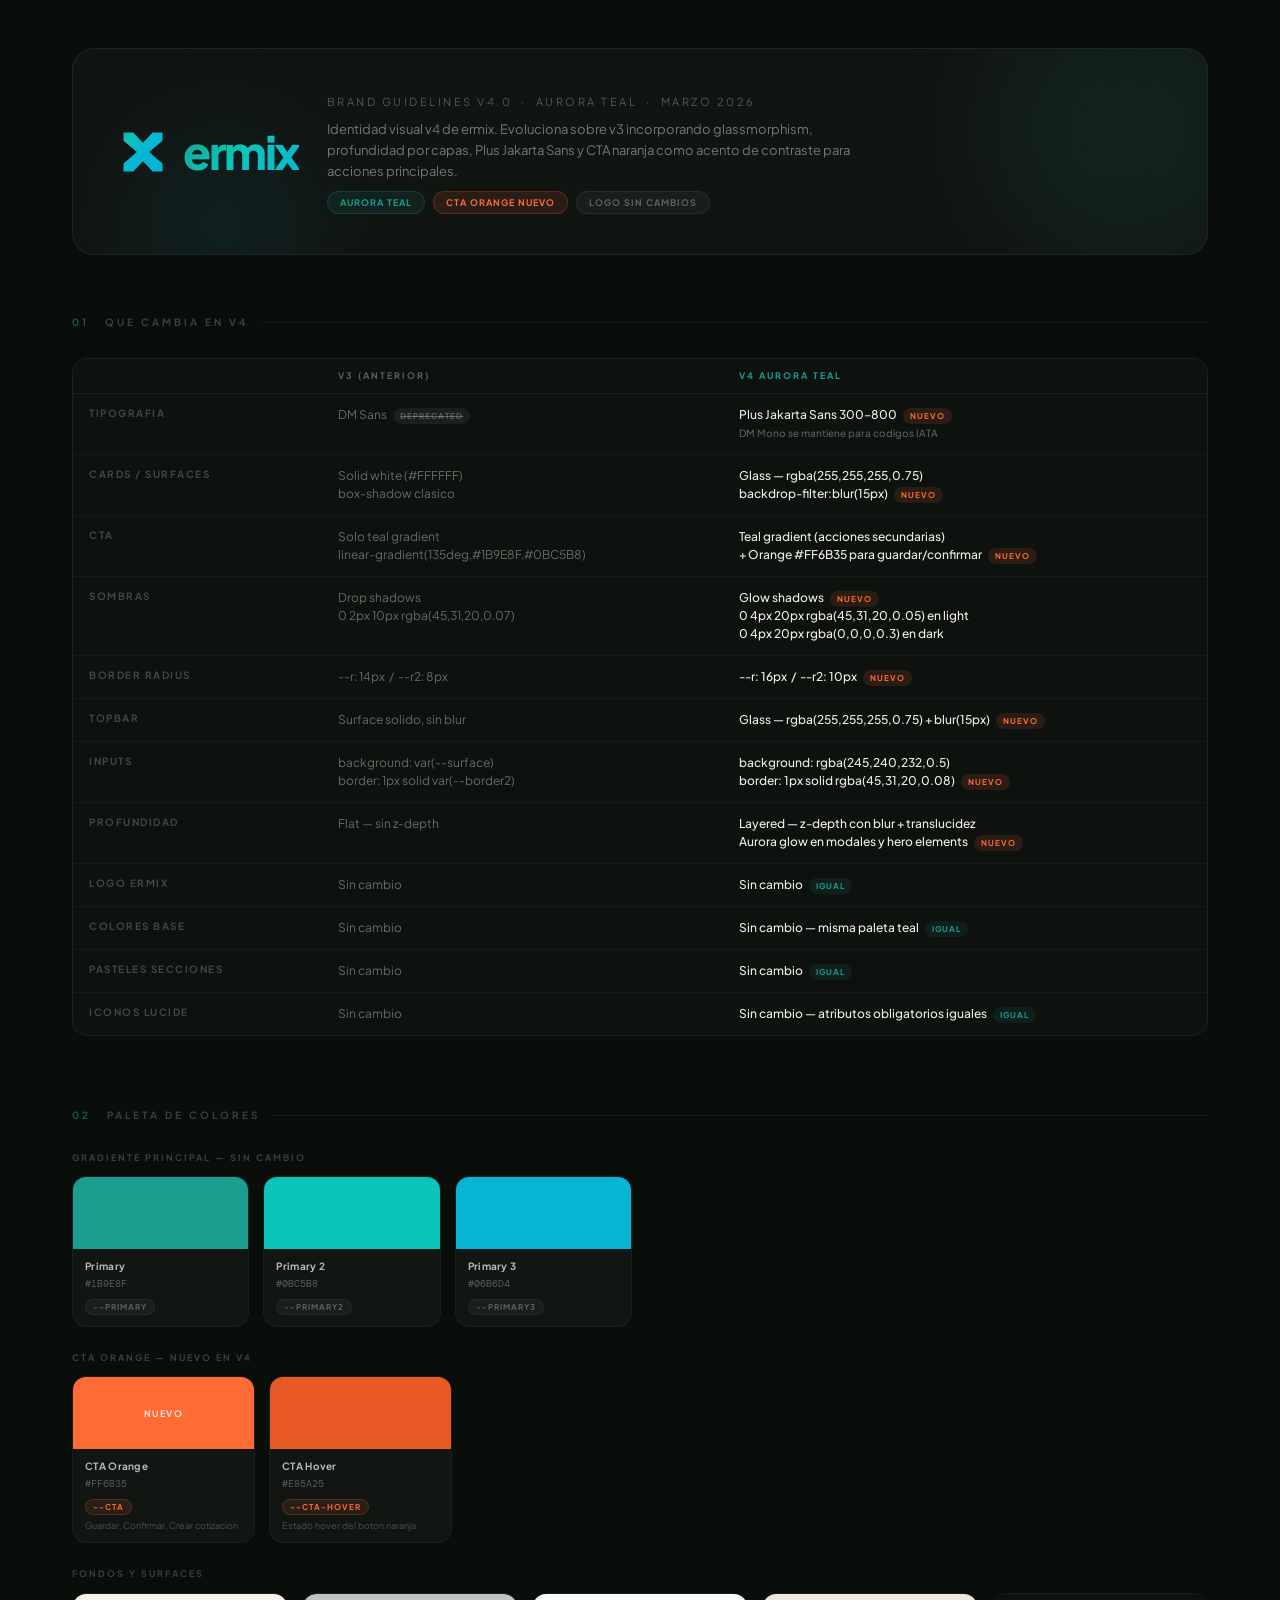
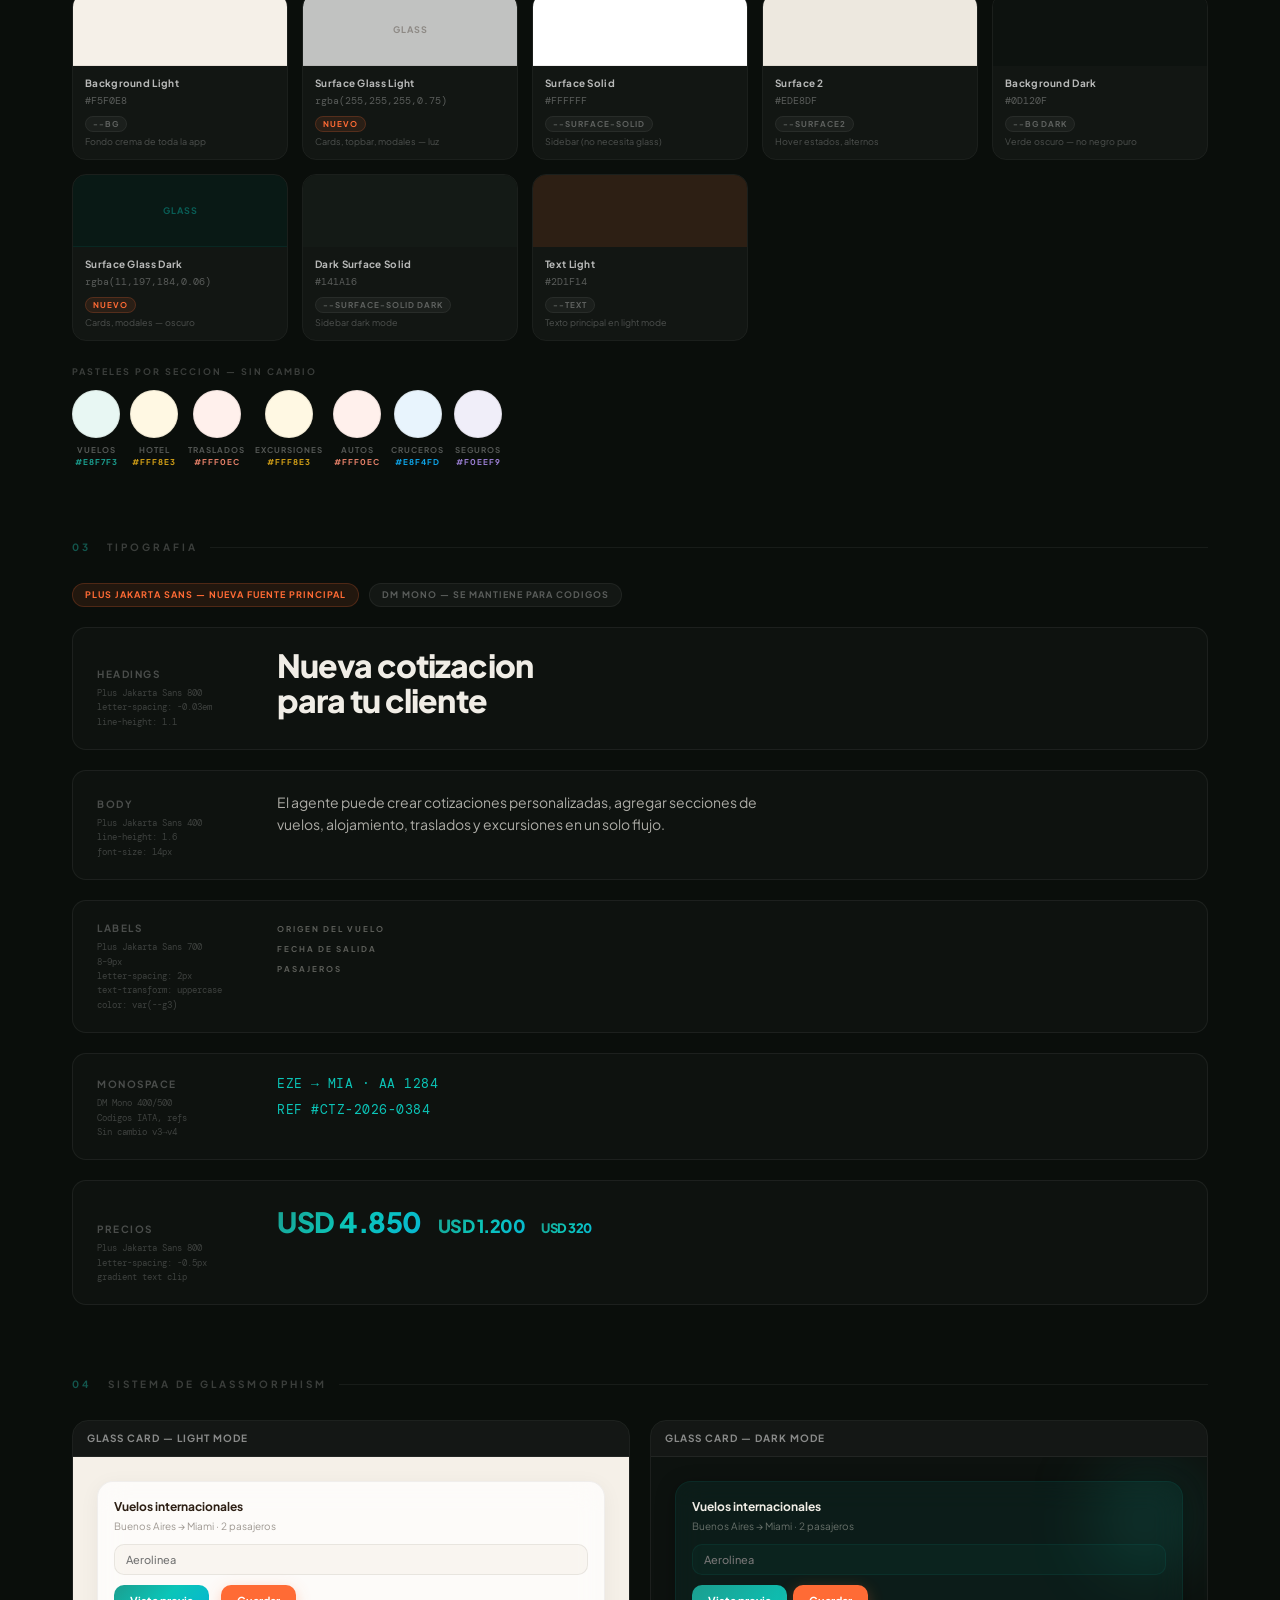
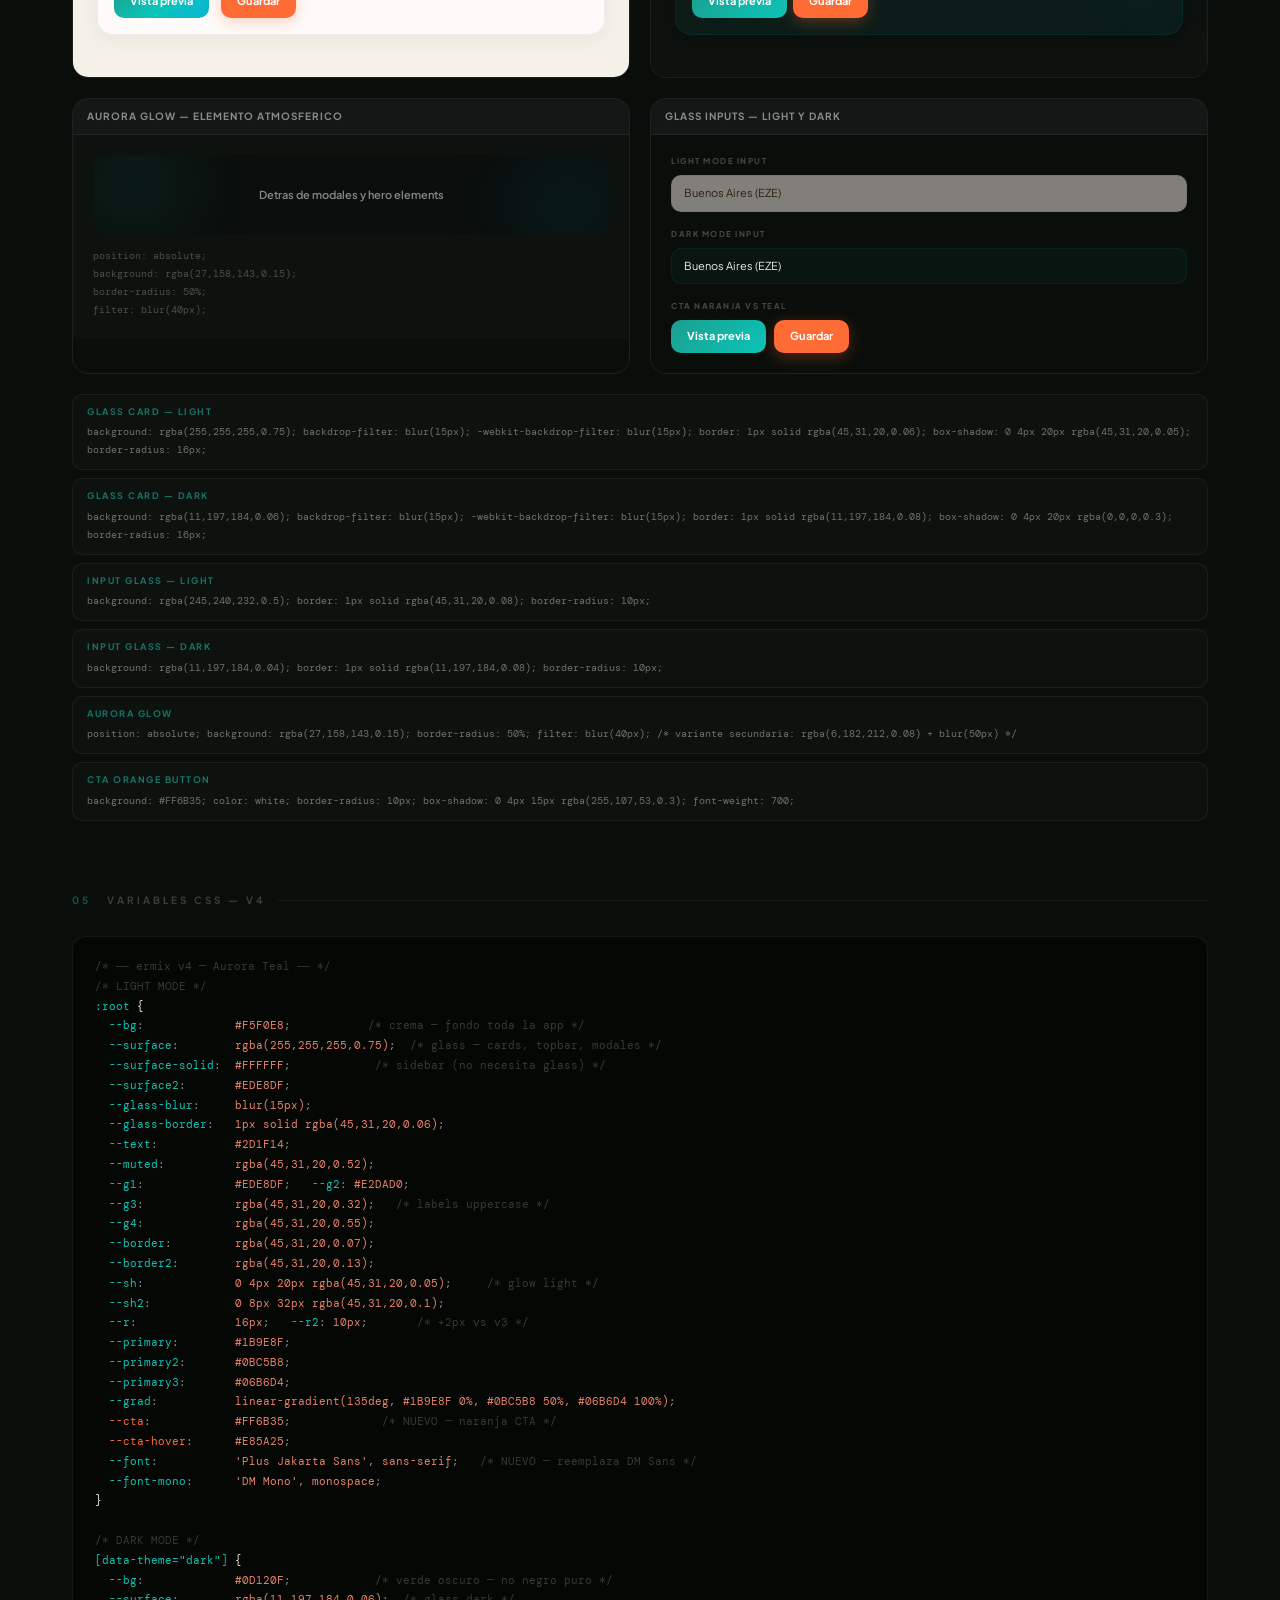
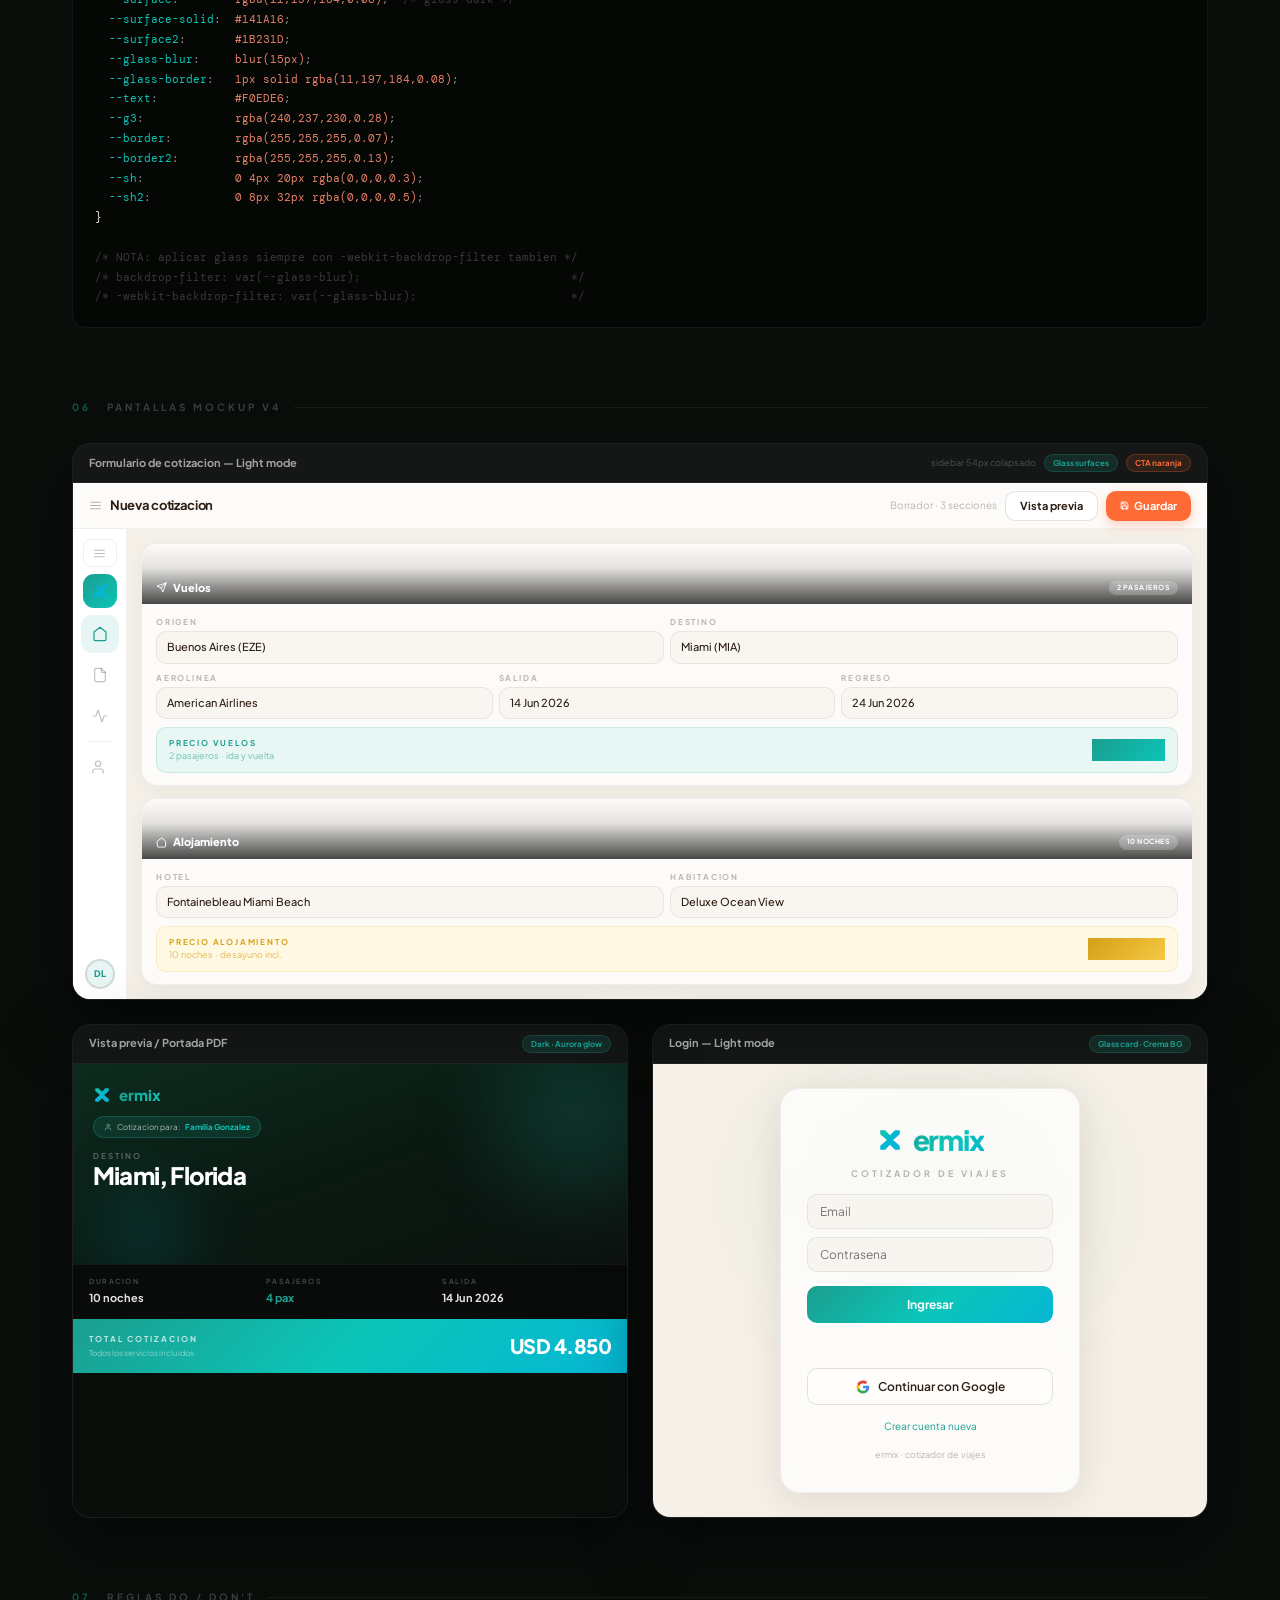
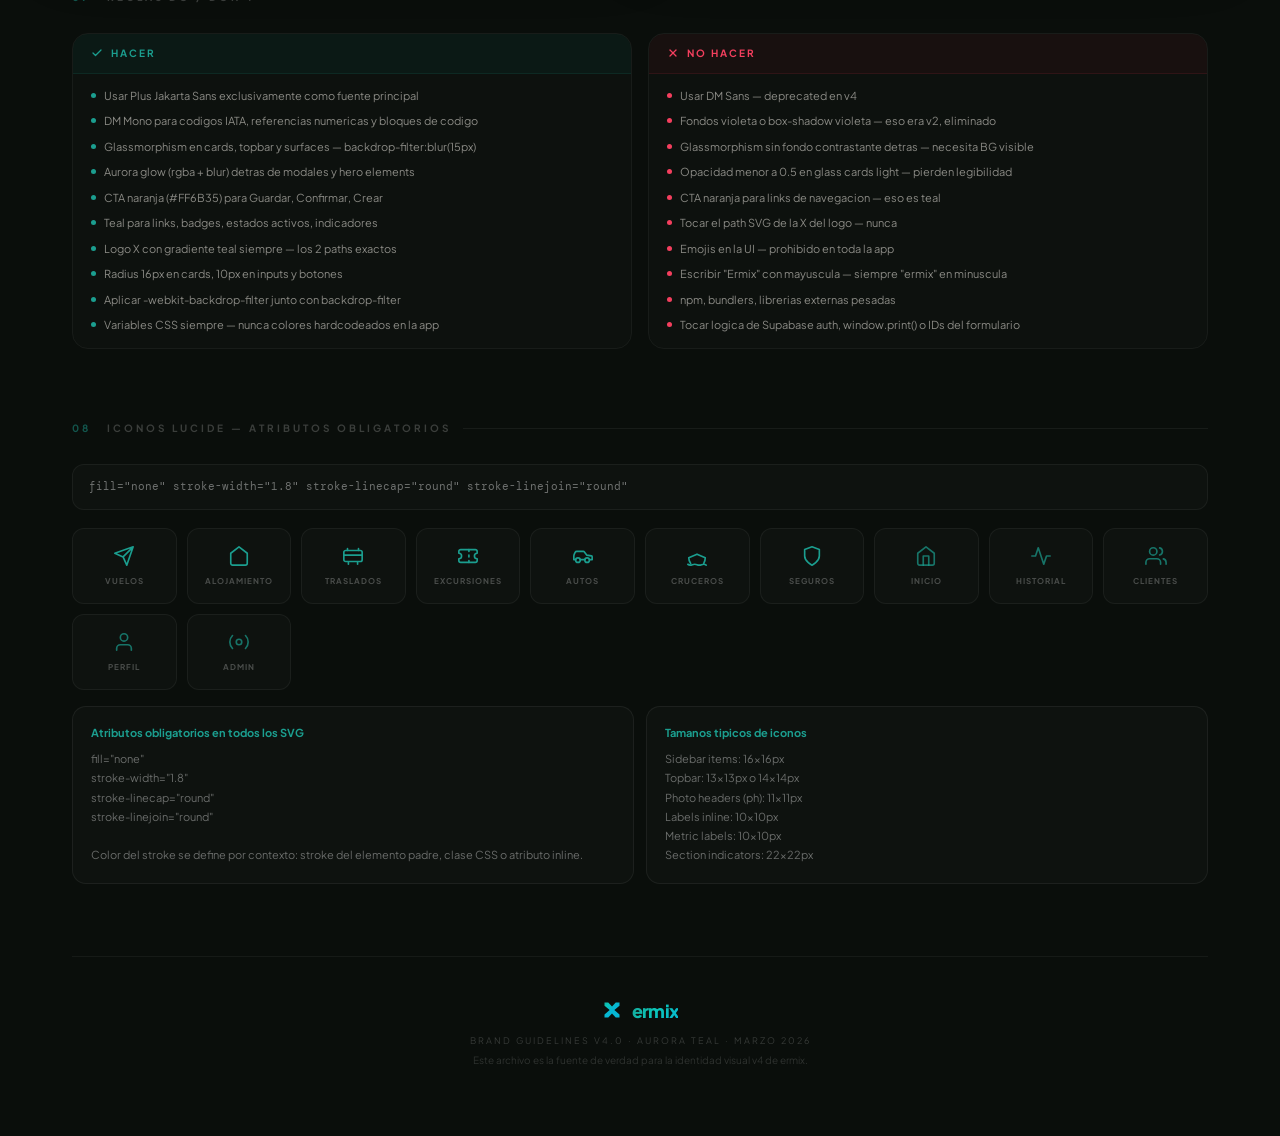
<file: ermix-brand-assets-v2/ermix-brand-guidelines-v4.html>
<!DOCTYPE html>
<html lang="es">
<head>
<meta charset="UTF-8">
<meta name="viewport" content="width=device-width, initial-scale=1.0">
<title>ermix — Brand Guidelines v4 · Aurora Teal</title>
<link rel="icon" type="image/svg+xml" href="data:image/svg+xml,%3Csvg xmlns='http://www.w3.org/2000/svg' viewBox='0 0 32 32'%3E%3Cdefs%3E%3ClinearGradient id='g' x1='0' y1='0' x2='1' y2='1'%3E%3Cstop offset='0' stop-color='%231B9E8F'/%3E%3Cstop offset='0.5' stop-color='%230BC5B8'/%3E%3Cstop offset='1' stop-color='%2306B6D4'/%3E%3C/linearGradient%3E%3C/defs%3E%3Crect width='32' height='32' rx='8' fill='url(%23g)'/%3E%3C/svg%3E">
<link href="https://fonts.googleapis.com/css2?family=Plus+Jakarta+Sans:wght@300;400;500;600;700;800&family=DM+Mono:wght@400;500&display=swap" rel="stylesheet">
<style>
*,*::before,*::after{box-sizing:border-box;margin:0;padding:0}
body{font-family:'Plus Jakarta Sans',sans-serif;background:#0A0E0B;color:#F0EDE6;line-height:1.5;font-size:13px}
.page{max-width:1200px;margin:0 auto;padding:48px 32px}

/* ── Doc header ── */
.doc-header{display:flex;align-items:center;gap:28px;padding:40px 44px;background:rgba(255,255,255,0.03);border:1px solid rgba(255,255,255,0.07);border-radius:22px;margin-bottom:60px;position:relative;overflow:hidden}
.doc-header-glow{position:absolute;top:-40px;right:-40px;width:240px;height:240px;background:rgba(27,158,143,0.12);border-radius:50%;filter:blur(60px);pointer-events:none}
.doc-header-glow2{position:absolute;bottom:-60px;left:60px;width:180px;height:180px;background:rgba(6,182,212,0.08);border-radius:50%;filter:blur(50px);pointer-events:none}
.doc-logo-wrap{display:flex;align-items:center;gap:14px;position:relative;z-index:1}
.doc-logo-svg{width:52px;height:52px;flex-shrink:0}
.doc-wordmark{font-size:46px;font-weight:800;letter-spacing:-2.5px;background:linear-gradient(135deg,#1B9E8F,#0BC5B8,#06B6D4);-webkit-background-clip:text;-webkit-text-fill-color:transparent;background-clip:text;font-family:'Plus Jakarta Sans',sans-serif}
.doc-meta{position:relative;z-index:1}
.doc-sub{font-size:11px;color:rgba(255,255,255,0.28);letter-spacing:2.5px;text-transform:uppercase;margin-top:5px;font-family:'Plus Jakarta Sans',sans-serif}
.doc-desc{font-size:13px;color:rgba(255,255,255,0.42);margin-top:8px;max-width:540px;line-height:1.65;font-family:'Plus Jakarta Sans',sans-serif}
.doc-badge{display:inline-flex;align-items:center;gap:6px;padding:4px 12px;border-radius:100px;background:rgba(255,107,53,0.12);border:1px solid rgba(255,107,53,0.25);font-size:9px;font-weight:700;color:#FF6B35;letter-spacing:1.5px;text-transform:uppercase;margin-top:12px}

/* ── Sections ── */
.sec{margin-bottom:72px}
.sec-label{font-size:10px;font-weight:700;letter-spacing:3px;text-transform:uppercase;color:rgba(255,255,255,0.2);display:flex;align-items:center;gap:12px;margin-bottom:28px;font-family:'Plus Jakarta Sans',sans-serif}
.sec-label::after{content:'';flex:1;height:1px;background:rgba(255,255,255,0.06)}
.sec-num{font-size:10px;font-weight:700;color:rgba(27,158,143,0.5);margin-right:4px}

/* ── v3 vs v4 comparison table ── */
.compare-table{width:100%;border-collapse:collapse;font-family:'Plus Jakarta Sans',sans-serif}
.compare-table th{padding:10px 16px;font-size:9px;font-weight:700;letter-spacing:2px;text-transform:uppercase;text-align:left;border-bottom:1px solid rgba(255,255,255,0.06)}
.compare-table th:first-child{color:rgba(255,255,255,0.25);width:22%}
.compare-table th.v3{color:rgba(240,237,230,0.35)}
.compare-table th.v4{color:#1B9E8F}
.compare-table td{padding:12px 16px;font-size:12px;border-bottom:1px solid rgba(255,255,255,0.04);vertical-align:top}
.compare-table td:first-child{font-size:10px;font-weight:700;letter-spacing:1.5px;text-transform:uppercase;color:rgba(255,255,255,0.22)}
.compare-table td.v3-cell{color:rgba(240,237,230,0.4)}
.compare-table td.v4-cell{color:#F0EDE6;font-weight:500}
.compare-table tr:last-child td{border-bottom:none}
.compare-wrap{background:rgba(255,255,255,0.02);border:1px solid rgba(255,255,255,0.06);border-radius:16px;overflow:hidden}
.tag-new{display:inline-flex;align-items:center;padding:2px 7px;border-radius:20px;background:rgba(255,107,53,0.12);color:#FF6B35;font-size:8px;font-weight:700;letter-spacing:1px;text-transform:uppercase;margin-left:6px;vertical-align:middle}
.tag-same{display:inline-flex;align-items:center;padding:2px 7px;border-radius:20px;background:rgba(27,158,143,0.1);color:#1B9E8F;font-size:8px;font-weight:700;letter-spacing:1px;text-transform:uppercase;margin-left:6px;vertical-align:middle}
.tag-dep{display:inline-flex;align-items:center;padding:2px 7px;border-radius:20px;background:rgba(240,237,230,0.06);color:rgba(240,237,230,0.3);font-size:8px;font-weight:700;letter-spacing:1px;text-transform:uppercase;margin-left:6px;vertical-align:middle;text-decoration:line-through}

/* ── Color palette ── */
.palette-grid{display:grid;grid-template-columns:repeat(auto-fill,minmax(180px,1fr));gap:14px}
.swatch{border-radius:14px;overflow:hidden;border:1px solid rgba(255,255,255,0.07)}
.swatch-color{height:72px;position:relative}
.swatch-color.glass-demo{display:flex;align-items:center;justify-content:center;font-size:10px;font-weight:600;color:rgba(45,31,20,0.5);letter-spacing:1px}
.swatch-info{padding:10px 12px;background:rgba(255,255,255,0.03)}
.swatch-name{font-size:10px;font-weight:700;color:rgba(255,255,255,0.7);letter-spacing:.3px}
.swatch-hex{font-size:10px;color:rgba(255,255,255,0.3);font-family:'DM Mono',monospace;margin-top:2px}
.swatch-tag{margin-top:5px}
.swatch-desc{font-size:9px;color:rgba(255,255,255,0.25);margin-top:3px;line-height:1.5}
.palette-section-label{font-size:9px;font-weight:700;letter-spacing:2px;text-transform:uppercase;color:rgba(255,255,255,0.2);margin-bottom:12px;margin-top:28px}
.palette-section-label:first-of-type{margin-top:0}

/* Pastel swatches row */
.pastel-row{display:flex;gap:10px;flex-wrap:wrap}
.pastel-chip{display:flex;flex-direction:column;align-items:center;gap:6px}
.pastel-circle{width:48px;height:48px;border-radius:50%;border:1px solid rgba(45,31,20,0.08)}
.pastel-lbl{font-size:8px;font-weight:700;letter-spacing:1px;text-transform:uppercase;color:rgba(255,255,255,0.3);text-align:center}

/* ── Typography ── */
.type-samples{display:flex;flex-direction:column;gap:20px}
.type-row{background:rgba(255,255,255,0.02);border:1px solid rgba(255,255,255,0.06);border-radius:14px;padding:20px 24px;display:flex;align-items:baseline;gap:20px;flex-wrap:wrap}
.type-meta{min-width:160px;flex-shrink:0}
.type-meta-name{font-size:10px;font-weight:700;letter-spacing:1.5px;text-transform:uppercase;color:rgba(255,255,255,0.25)}
.type-meta-spec{font-size:9px;color:rgba(255,255,255,0.2);margin-top:4px;line-height:1.6;font-family:'DM Mono',monospace}
.type-sample-h{font-family:'Plus Jakarta Sans',sans-serif;font-size:32px;font-weight:800;letter-spacing:-0.03em;color:#F0EDE6;line-height:1.1}
.type-sample-body{font-family:'Plus Jakarta Sans',sans-serif;font-size:14px;font-weight:400;line-height:1.6;color:rgba(240,237,230,0.7);max-width:480px}
.type-sample-label{font-family:'Plus Jakarta Sans',sans-serif;font-size:8px;font-weight:700;letter-spacing:2px;text-transform:uppercase;color:rgba(240,237,230,0.35)}
.type-sample-mono{font-family:'DM Mono',monospace;font-size:13px;color:#0BC5B8;letter-spacing:.5px}
.type-sample-price{font-family:'Plus Jakarta Sans',sans-serif;font-size:28px;font-weight:800;letter-spacing:-0.5px;background:linear-gradient(135deg,#1B9E8F,#0BC5B8,#06B6D4);-webkit-background-clip:text;-webkit-text-fill-color:transparent;background-clip:text}

/* ── Glass system ── */
.glass-grid{display:grid;grid-template-columns:1fr 1fr;gap:20px}
.glass-demo-wrap{border-radius:16px;overflow:hidden;border:1px solid rgba(255,255,255,0.08)}
.glass-demo-cap{padding:10px 14px;background:rgba(255,255,255,0.04);border-bottom:1px solid rgba(255,255,255,0.06);font-size:10px;font-weight:700;color:rgba(255,255,255,0.5);letter-spacing:1px;text-transform:uppercase}
.glass-demo-stage{padding:24px;display:flex;flex-direction:column;gap:14px;position:relative;overflow:hidden}
.glass-stage-light{background:#F5F0E8}
.glass-stage-dark{background:#0D120F}
.glass-stage-glow{position:absolute;top:10px;right:10px;width:100px;height:100px;background:rgba(27,158,143,0.2);border-radius:50%;filter:blur(35px)}

/* Light glass card */
.glass-card-light{background:rgba(255,255,255,0.75);backdrop-filter:blur(15px);-webkit-backdrop-filter:blur(15px);border:1px solid rgba(45,31,20,0.06);border-radius:16px;box-shadow:0 4px 20px rgba(45,31,20,0.05);padding:16px}
.glass-card-light .gc-title{font-size:12px;font-weight:700;color:#2D1F14;font-family:'Plus Jakarta Sans',sans-serif}
.glass-card-light .gc-sub{font-size:10px;color:rgba(45,31,20,0.45);margin-top:3px;font-family:'Plus Jakarta Sans',sans-serif}
.glass-input-light{background:rgba(245,240,232,0.5);border:1px solid rgba(45,31,20,0.08);border-radius:10px;padding:8px 11px;font-size:11px;font-weight:500;color:#2D1F14;font-family:'Plus Jakarta Sans',sans-serif;width:100%;margin-top:10px}
.glass-btn-light{padding:8px 16px;border-radius:10px;font-size:11px;font-weight:700;color:white;border:none;background:linear-gradient(135deg,#1B9E8F,#0BC5B8,#06B6D4);font-family:'Plus Jakarta Sans',sans-serif;margin-top:8px;display:inline-block}
.glass-btn-cta{padding:8px 16px;border-radius:10px;font-size:11px;font-weight:700;color:white;border:none;background:#FF6B35;font-family:'Plus Jakarta Sans',sans-serif;margin-top:8px;display:inline-block;box-shadow:0 4px 15px rgba(255,107,53,0.3);margin-left:6px}

/* Dark glass card */
.glass-card-dark{background:rgba(11,197,184,0.06);backdrop-filter:blur(15px);-webkit-backdrop-filter:blur(15px);border:1px solid rgba(11,197,184,0.08);border-radius:16px;box-shadow:0 4px 20px rgba(0,0,0,0.3);padding:16px}
.glass-card-dark .gc-title{font-size:12px;font-weight:700;color:#F0EDE6;font-family:'Plus Jakarta Sans',sans-serif}
.glass-card-dark .gc-sub{font-size:10px;color:rgba(240,237,230,0.4);margin-top:3px;font-family:'Plus Jakarta Sans',sans-serif}
.glass-input-dark{background:rgba(11,197,184,0.04);border:1px solid rgba(11,197,184,0.08);border-radius:10px;padding:8px 11px;font-size:11px;font-weight:500;color:#F0EDE6;font-family:'Plus Jakarta Sans',sans-serif;width:100%;margin-top:10px}

/* Aurora glow element */
.aurora-demo{height:80px;position:relative;overflow:hidden;border-radius:12px;background:rgba(0,0,0,0.2);display:flex;align-items:center;justify-content:center}
.aurora-blob{position:absolute;width:120px;height:80px;background:rgba(27,158,143,0.15);border-radius:50%;filter:blur(40px)}
.aurora-text{font-size:11px;font-weight:600;color:rgba(255,255,255,0.5);position:relative;z-index:1;font-family:'Plus Jakarta Sans',sans-serif}

/* Glass spec list */
.glass-specs{display:flex;flex-direction:column;gap:8px;margin-top:14px}
.glass-spec-item{background:rgba(255,255,255,0.02);border:1px solid rgba(255,255,255,0.05);border-radius:10px;padding:10px 14px}
.glass-spec-name{font-size:9px;font-weight:700;letter-spacing:1.5px;text-transform:uppercase;color:rgba(27,158,143,0.7);margin-bottom:5px}
.glass-spec-code{font-size:10px;font-family:'DM Mono',monospace;color:rgba(255,255,255,0.4);line-height:1.8}

/* ── CSS Variables block ── */
.code-block{background:rgba(0,0,0,0.5);border:1px solid rgba(255,255,255,0.07);border-radius:14px;padding:20px 22px;font-family:'DM Mono',monospace;font-size:11px;line-height:1.8;color:rgba(255,255,255,0.55);overflow-x:auto;white-space:pre}
.cv{color:#0BC5B8}.cv2{color:#F6C843}.cc{color:rgba(255,255,255,0.2)}.cs{color:#E8826A}.co{color:#FF6B35}.cn{color:#F0EDE6}

/* ── Screen frames ── */
.screens-row{display:grid;gap:24px}
.screens-2{grid-template-columns:1fr 1fr}
.screens-3{grid-template-columns:1fr 1fr 1fr}
.screen-frame{border-radius:18px;overflow:hidden;border:1px solid rgba(255,255,255,0.08);box-shadow:0 24px 64px rgba(0,0,0,0.5)}
.screen-cap{padding:10px 16px;background:rgba(255,255,255,0.04);border-bottom:1px solid rgba(255,255,255,0.06);display:flex;align-items:center;justify-content:space-between}
.screen-cap-title{font-size:11px;font-weight:700;color:rgba(255,255,255,0.6);font-family:'Plus Jakarta Sans',sans-serif}
.screen-cap-sub{font-size:9px;color:rgba(255,255,255,0.25);font-family:'Plus Jakarta Sans',sans-serif}
.screen-badge{font-size:8px;font-weight:700;padding:2px 8px;border-radius:20px;background:rgba(27,158,143,0.15);color:#1B9E8F;border:1px solid rgba(27,158,143,0.25)}
.screen-badge-cta{font-size:8px;font-weight:700;padding:2px 8px;border-radius:20px;background:rgba(255,107,53,0.12);color:#FF6B35;border:1px solid rgba(255,107,53,0.25)}

/* ermix v4 CSS vars for mockups */
:root{
  --bg:#F5F0E8;
  --surface:rgba(255,255,255,0.75);
  --surface-solid:#FFFFFF;
  --surface2:#EDE8DF;
  --glass-blur:blur(15px);
  --glass-border:1px solid rgba(45,31,20,0.06);
  --text:#2D1F14;
  --muted:rgba(45,31,20,0.52);
  --g1:#EDE8DF;--g2:#E2DAD0;
  --g3:rgba(45,31,20,0.32);--g4:rgba(45,31,20,0.55);
  --border:rgba(45,31,20,0.07);--border2:rgba(45,31,20,0.13);
  --sh:0 4px 20px rgba(45,31,20,0.05);
  --sh2:0 8px 32px rgba(45,31,20,0.1);
  --r:16px;--r2:10px;
  --primary:#1B9E8F;--primary2:#0BC5B8;--primary3:#06B6D4;
  --grad:linear-gradient(135deg,#1B9E8F 0%,#0BC5B8 50%,#06B6D4 100%);
  --cta:#FF6B35;--cta-hover:#E85A25;
  --font:'Plus Jakarta Sans',sans-serif;
  --font-mono:'DM Mono',monospace;
}

/* ── App shell mockups ── */
.app-shell{background:var(--bg);font-family:'Plus Jakarta Sans',sans-serif;display:flex;flex-direction:column;min-height:420px}
.app-layout{display:flex;flex:1;overflow:hidden}

/* Sidebar collapsed */
.sb{width:54px;flex-shrink:0;background:var(--surface-solid);border-right:1px solid var(--border);display:flex;flex-direction:column;align-items:center;padding:10px 0;gap:3px}
.sb-logo{width:34px;height:34px;border-radius:11px;background:linear-gradient(135deg,#1B9E8F,#0BC5B8);display:flex;align-items:center;justify-content:center;margin-bottom:4px;flex-shrink:0}
.sb-item{width:38px;height:38px;border-radius:11px;display:flex;align-items:center;justify-content:center}
.sb-item svg{stroke:rgba(45,31,20,0.28);fill:none;stroke-width:1.8;stroke-linecap:round;stroke-linejoin:round;width:16px;height:16px;flex-shrink:0}
.sb-item.on{background:rgba(27,158,143,0.1)}
.sb-item.on svg{stroke:#1B9E8F}
.sb-div{width:24px;height:1px;background:var(--border);margin:3px 0}
.sb-av{margin-top:auto;width:30px;height:30px;border-radius:50%;background:rgba(27,158,143,0.1);border:2px solid var(--border2);display:flex;align-items:center;justify-content:center;font-size:9px;font-weight:800;color:#1B9E8F;flex-shrink:0;font-family:'Plus Jakarta Sans',sans-serif}
.sb-toggle{width:34px;height:28px;border-radius:8px;border:1px solid var(--border);background:transparent;display:flex;align-items:center;justify-content:center;margin-bottom:4px}
.sb-toggle svg{stroke:rgba(45,31,20,0.3);fill:none;stroke-width:2;stroke-linecap:round;stroke-linejoin:round;width:13px;height:13px}

/* Content area */
.cnt{flex:1;overflow:hidden;display:flex;flex-direction:column;background:var(--bg)}
.topbar{height:46px;background:rgba(255,255,255,0.75);backdrop-filter:blur(15px);-webkit-backdrop-filter:blur(15px);border-bottom:1px solid rgba(45,31,20,0.06);display:flex;align-items:center;padding:0 16px;gap:8px;flex-shrink:0}
.topbar-title{font-size:13px;font-weight:700;color:var(--text);flex:1;letter-spacing:-0.3px;font-family:'Plus Jakarta Sans',sans-serif}
.topbar-meta{font-size:10px;color:var(--g3);font-family:'Plus Jakarta Sans',sans-serif}
.topbar-btn{height:30px;padding:0 14px;border-radius:10px;font-size:11px;font-weight:700;color:white;border:none;background:linear-gradient(135deg,#1B9E8F,#0BC5B8);font-family:'Plus Jakarta Sans',sans-serif;display:inline-flex;align-items:center;gap:5px}
.topbar-btn-cta{height:30px;padding:0 14px;border-radius:10px;font-size:11px;font-weight:700;color:white;border:none;background:#FF6B35;font-family:'Plus Jakarta Sans',sans-serif;display:inline-flex;align-items:center;gap:5px;box-shadow:0 4px 12px rgba(255,107,53,0.3)}
.topbar-btn-sec{height:30px;padding:0 14px;border-radius:10px;font-size:11px;font-weight:700;color:var(--text);border:1px solid var(--border2);background:rgba(255,255,255,0.75);backdrop-filter:blur(8px);font-family:'Plus Jakarta Sans',sans-serif}

.scroll{flex:1;overflow-y:auto;padding:14px;display:flex;flex-direction:column;gap:12px}
.scroll::-webkit-scrollbar{width:3px}
.scroll::-webkit-scrollbar-thumb{background:var(--border2);border-radius:2px}

/* Photo header */
.ph{height:60px;position:relative;overflow:hidden;display:flex;align-items:flex-end;flex-shrink:0;border-radius:var(--r) var(--r) 0 0}
.ph::after{content:'';position:absolute;inset:0;background:linear-gradient(to top,rgba(0,0,0,0.72) 0%,rgba(0,0,0,0.1) 60%,transparent 100%)}
.ph-bar{position:relative;z-index:1;padding:8px 14px;display:flex;align-items:center;justify-content:space-between;width:100%}
.ph-title{font-size:11px;font-weight:800;color:white;display:flex;align-items:center;gap:6px;font-family:'Plus Jakarta Sans',sans-serif}
.ph-title svg{stroke:white;fill:none;stroke-width:2;stroke-linecap:round;stroke-linejoin:round;width:11px;height:11px}
.ph-badge{font-size:7px;font-weight:700;padding:2px 8px;border-radius:20px;background:rgba(255,255,255,0.22);color:white;letter-spacing:.5px;text-transform:uppercase;font-family:'Plus Jakarta Sans',sans-serif}

/* Section card glass */
.sec-card{background:rgba(255,255,255,0.75);backdrop-filter:blur(15px);-webkit-backdrop-filter:blur(15px);border-radius:var(--r);border:1px solid rgba(45,31,20,0.06);box-shadow:var(--sh);overflow:hidden}
.sec-body{padding:12px 14px;display:flex;flex-direction:column;gap:8px}
.field-row{display:grid;gap:6px}
.fr-2{grid-template-columns:1fr 1fr}
.fr-3{grid-template-columns:1fr 1fr 1fr}
.field{display:flex;flex-direction:column;gap:3px}
.flbl{font-size:8px;font-weight:700;letter-spacing:1.8px;text-transform:uppercase;color:var(--g3);font-family:'Plus Jakarta Sans',sans-serif}
.finput{background:rgba(245,240,232,0.5);border:1px solid rgba(45,31,20,0.08);border-radius:var(--r2);padding:7px 10px;font-size:11px;font-weight:500;color:var(--text);font-family:'Plus Jakarta Sans',sans-serif}
.price-box{padding:9px 12px;border-radius:10px;display:flex;align-items:center;justify-content:space-between;border:1px solid}
.price-lbl{font-size:8px;font-weight:700;letter-spacing:1.8px;text-transform:uppercase;font-family:'Plus Jakarta Sans',sans-serif}
.price-val{font-size:15px;font-weight:800;letter-spacing:-.5px;-webkit-background-clip:text;-webkit-text-fill-color:transparent;background-clip:text}

/* Metric card */
.metric{background:rgba(255,255,255,0.75);backdrop-filter:blur(15px);-webkit-backdrop-filter:blur(15px);border-radius:14px;padding:12px 14px;border:1px solid rgba(45,31,20,0.06);box-shadow:var(--sh)}
.metric-lbl{font-size:8px;font-weight:700;letter-spacing:2px;text-transform:uppercase;color:var(--g3);margin-bottom:6px;display:flex;align-items:center;gap:5px;font-family:'Plus Jakarta Sans',sans-serif}
.metric-lbl svg{width:10px;height:10px;fill:none;stroke-width:1.8;stroke-linecap:round;stroke-linejoin:round;flex-shrink:0}
.metric-val{font-size:24px;font-weight:800;letter-spacing:-1.5px;line-height:1;-webkit-background-clip:text;-webkit-text-fill-color:transparent;background-clip:text}
.metric-sub{font-size:9px;color:var(--g3);margin-top:4px;font-family:'Plus Jakarta Sans',sans-serif}

/* PDF cover / Preview */
.pdf-cover{background:linear-gradient(160deg,#0D2B1E 0%,#0A1A12 50%,#0D120F 100%);padding:20px;display:flex;flex-direction:column;gap:12px;min-height:200px;position:relative;overflow:hidden}
.pdf-cover-glow{position:absolute;top:-30px;right:-30px;width:160px;height:160px;background:rgba(27,158,143,0.2);border-radius:50%;filter:blur(40px)}
.pdf-cover-glow2{position:absolute;bottom:-20px;left:20px;width:100px;height:100px;background:rgba(6,182,212,0.12);border-radius:50%;filter:blur(30px)}
.pdf-logo{font-size:15px;font-weight:800;background:linear-gradient(135deg,#1B9E8F,#0BC5B8);-webkit-background-clip:text;-webkit-text-fill-color:transparent;background-clip:text;font-family:'Plus Jakarta Sans',sans-serif}
.pdf-chip{display:inline-flex;align-items:center;gap:5px;background:rgba(27,158,143,0.15);border:1px solid rgba(27,158,143,0.3);border-radius:100px;padding:4px 10px;font-size:8px;color:rgba(255,255,255,0.65);width:fit-content;font-family:'Plus Jakarta Sans',sans-serif}
.pdf-chip-name{color:#0BC5B8;font-weight:700}
.pdf-dest-label{font-size:8px;font-weight:600;letter-spacing:2px;text-transform:uppercase;color:rgba(255,255,255,0.35);margin-top:2px;font-family:'Plus Jakarta Sans',sans-serif}
.pdf-dest{font-size:24px;font-weight:800;color:white;letter-spacing:-.8px;line-height:1.1;font-family:'Plus Jakarta Sans',sans-serif}
.pdf-data-bar{display:grid;grid-template-columns:repeat(3,1fr);gap:8px;padding:12px 16px;border-top:1px solid rgba(255,255,255,0.06);background:rgba(0,0,0,0.2)}
.pdf-data-lbl{font-size:7px;font-weight:600;letter-spacing:1.5px;text-transform:uppercase;color:rgba(255,255,255,0.28);margin-bottom:3px;font-family:'Plus Jakarta Sans',sans-serif}
.pdf-data-val{font-size:11px;font-weight:700;color:rgba(255,255,255,0.88);font-family:'Plus Jakarta Sans',sans-serif}
.pdf-data-val.grad{background:linear-gradient(135deg,#1B9E8F,#0BC5B8);-webkit-background-clip:text;-webkit-text-fill-color:transparent;background-clip:text}
.total-bar{padding:12px 16px;background:linear-gradient(135deg,#1B9E8F,#0BC5B8,#06B6D4);display:flex;align-items:center;justify-content:space-between;flex-shrink:0}
.total-lbl{font-size:8px;font-weight:700;letter-spacing:2px;text-transform:uppercase;color:rgba(255,255,255,0.75);font-family:'Plus Jakarta Sans',sans-serif}
.total-sub{font-size:8px;color:rgba(255,255,255,0.5);margin-top:2px;font-family:'Plus Jakarta Sans',sans-serif}
.total-val{font-size:20px;font-weight:800;color:white;letter-spacing:-.5px;font-family:'Plus Jakarta Sans',sans-serif}

/* Login screen */
.login-bg{background:var(--bg);display:flex;align-items:center;justify-content:center;min-height:380px;padding:24px;position:relative;overflow:hidden}
.login-bg-glow{position:absolute;top:30px;left:50%;transform:translateX(-50%);width:300px;height:200px;background:rgba(27,158,143,0.08);border-radius:50%;filter:blur(60px)}
.login-card{background:rgba(255,255,255,0.75);backdrop-filter:blur(15px);-webkit-backdrop-filter:blur(15px);border-radius:20px;padding:30px 26px;box-shadow:0 8px 40px rgba(45,31,20,0.1);border:1px solid rgba(45,31,20,0.06);width:100%;max-width:300px;display:flex;flex-direction:column;align-items:center;gap:14px;position:relative;z-index:1}
.login-logo-row{display:flex;align-items:center;gap:10px}
.login-wm{font-size:28px;font-weight:800;letter-spacing:-1.2px;color:var(--text);font-family:'Plus Jakarta Sans',sans-serif}
.login-wm span{background:linear-gradient(135deg,#1B9E8F,#0BC5B8,#06B6D4);-webkit-background-clip:text;-webkit-text-fill-color:transparent;background-clip:text}
.login-sub{font-size:9px;font-weight:700;letter-spacing:3px;text-transform:uppercase;color:var(--g3);margin-top:-8px;font-family:'Plus Jakarta Sans',sans-serif}
.login-inputs{display:flex;flex-direction:column;gap:8px;width:100%}
.login-input{background:rgba(245,240,232,0.5);border:1px solid rgba(45,31,20,0.08);border-radius:var(--r2);padding:9px 12px;font-size:12px;color:var(--text);font-family:'Plus Jakarta Sans',sans-serif;width:100%}
.login-btn{width:100%;padding:11px;border-radius:10px;font-size:12px;font-weight:700;color:white;border:none;background:linear-gradient(135deg,#1B9E8F,#0BC5B8,#06B6D4);font-family:'Plus Jakarta Sans',sans-serif}
.login-google{width:100%;padding:10px;border-radius:10px;font-size:12px;font-weight:600;color:var(--text);border:1px solid var(--border2);background:rgba(255,255,255,0.5);font-family:'Plus Jakarta Sans',sans-serif;display:flex;align-items:center;justify-content:center;gap:8px}
.login-link{font-size:10px;color:var(--primary);font-family:'Plus Jakarta Sans',sans-serif}
.login-footer{font-size:9px;color:var(--g3);font-family:'Plus Jakarta Sans',sans-serif}

/* ── Icons grid ── */
.icons-grid{display:grid;grid-template-columns:repeat(auto-fill,minmax(100px,1fr));gap:10px}
.icon-cell{background:rgba(255,255,255,0.02);border:1px solid rgba(255,255,255,0.05);border-radius:12px;padding:16px 12px;display:flex;flex-direction:column;align-items:center;gap:8px}
.icon-cell svg{stroke:rgba(27,158,143,0.7);fill:none;stroke-width:1.8;stroke-linecap:round;stroke-linejoin:round;width:22px;height:22px}
.icon-cell.on svg{stroke:#1B9E8F}
.icon-name{font-size:8px;font-weight:700;letter-spacing:1px;text-transform:uppercase;color:rgba(255,255,255,0.25);text-align:center;font-family:'Plus Jakarta Sans',sans-serif}
.icon-attr{font-size:8px;font-family:'DM Mono',monospace;color:rgba(255,255,255,0.2);text-align:center;margin-top:2px}

/* ── Do / Don't ── */
.dodont-grid{display:grid;grid-template-columns:1fr 1fr;gap:16px}
.dodont-col{border-radius:16px;overflow:hidden;border:1px solid rgba(255,255,255,0.06)}
.dodont-head{padding:12px 18px;font-size:10px;font-weight:700;letter-spacing:2px;text-transform:uppercase;display:flex;align-items:center;gap:8px}
.dodont-head.do{background:rgba(27,158,143,0.08);color:#1B9E8F;border-bottom:1px solid rgba(27,158,143,0.12)}
.dodont-head.dont{background:rgba(244,63,94,0.06);color:#F43F5E;border-bottom:1px solid rgba(244,63,94,0.1)}
.dodont-head svg{width:12px;height:12px;fill:none;stroke-width:2.5;stroke-linecap:round;stroke-linejoin:round}
.dodont-head.do svg{stroke:#1B9E8F}
.dodont-head.dont svg{stroke:#F43F5E}
.dodont-list{padding:14px 18px;display:flex;flex-direction:column;gap:9px;background:rgba(255,255,255,0.01)}
.dodont-item{font-size:11px;color:rgba(240,237,230,0.55);display:flex;align-items:flex-start;gap:8px;line-height:1.5;font-family:'Plus Jakarta Sans',sans-serif}
.dodont-dot{width:5px;height:5px;border-radius:50%;flex-shrink:0;margin-top:5px}
.dodont-item.do-item .dodont-dot{background:#1B9E8F}
.dodont-item.dont-item .dodont-dot{background:#F43F5E}

/* Info box */
.info-box{background:rgba(255,255,255,0.02);border:1px solid rgba(255,255,255,0.06);border-radius:14px;padding:18px}
.info-title{font-size:11px;font-weight:700;color:rgba(255,255,255,0.65);margin-bottom:8px;display:flex;align-items:center;gap:8px;font-family:'Plus Jakarta Sans',sans-serif}
.info-ok{color:#1B9E8F}.info-no{color:#F43F5E}
.info-text{font-size:11px;color:rgba(255,255,255,0.38);line-height:1.75;font-family:'Plus Jakarta Sans',sans-serif}
.grid-2-info{display:grid;grid-template-columns:1fr 1fr;gap:12px}

/* Misc utility */
.chip-row{display:flex;gap:8px;flex-wrap:wrap;margin-top:8px}
.chip{padding:4px 12px;border-radius:100px;font-size:9px;font-weight:700;letter-spacing:1px;text-transform:uppercase;font-family:'Plus Jakarta Sans',sans-serif}
.chip-teal{background:rgba(27,158,143,0.1);color:#1B9E8F;border:1px solid rgba(27,158,143,0.2)}
.chip-orange{background:rgba(255,107,53,0.1);color:#FF6B35;border:1px solid rgba(255,107,53,0.2)}
.chip-muted{background:rgba(255,255,255,0.04);color:rgba(255,255,255,0.3);border:1px solid rgba(255,255,255,0.06)}
.divider{height:1px;background:rgba(255,255,255,0.05);margin:8px 0}
</style>
</head>
<body>
<div class="page">

<!-- ══════════════════════════════
     1. HEADER
══════════════════════════════ -->
<div class="doc-header">
  <div class="doc-header-glow"></div>
  <div class="doc-header-glow2"></div>
  <div class="doc-logo-wrap">
    <!-- Logo ermix — X path custom, NO TOCAR -->
    <svg class="doc-logo-svg" viewBox="0 0 64 64" fill="none" xmlns="http://www.w3.org/2000/svg">
      <defs>
        <linearGradient id="logo-grad" x1="0" y1="0" x2="32" y2="32" gradientUnits="userSpaceOnUse">
          <stop offset="0%" stop-color="#1B9E8F"/>
          <stop offset="50%" stop-color="#0BC5B8"/>
          <stop offset="100%" stop-color="#06B6D4"/>
        </linearGradient>
      </defs>
      <path d="M8 8 L8 18 L24.5 32 L8 46 L8 56 L20 56 L32 43.5 L44 56 L56 56 L56 46 L39.5 32 L56 18 L56 8 L44 8 L32 20.5 L20 8 Z" fill="url(#logo-grad)"/>
    </svg>
    <span class="doc-wordmark">ermix</span>
  </div>
  <div class="doc-meta">
    <div class="doc-sub">Brand Guidelines v4.0 &nbsp;·&nbsp; Aurora Teal &nbsp;·&nbsp; Marzo 2026</div>
    <div class="doc-desc">Identidad visual v4 de ermix. Evoluciona sobre v3 incorporando glassmorphism, profundidad por capas, Plus Jakarta Sans y CTA naranja como acento de contraste para acciones principales.</div>
    <div class="chip-row">
      <span class="chip chip-teal">Aurora Teal</span>
      <span class="chip chip-orange">CTA Orange nuevo</span>
      <span class="chip chip-muted">Logo sin cambios</span>
    </div>
  </div>
</div>


<!-- ══════════════════════════════
     2. QUE CAMBIA EN v4
══════════════════════════════ -->
<div class="sec">
  <div class="sec-label"><span class="sec-num">01</span> Que cambia en v4</div>
  <div class="compare-wrap">
    <table class="compare-table">
      <thead>
        <tr>
          <th></th>
          <th class="v3">v3 (anterior)</th>
          <th class="v4">v4 Aurora Teal</th>
        </tr>
      </thead>
      <tbody>
        <tr>
          <td>Tipografia</td>
          <td class="v3-cell">DM Sans<span class="tag-dep">deprecated</span></td>
          <td class="v4-cell">Plus Jakarta Sans 300–800<span class="tag-new">nuevo</span><br><span style="font-size:10px;color:rgba(240,237,230,0.35)">DM Mono se mantiene para codigos IATA</span></td>
        </tr>
        <tr>
          <td>Cards / Surfaces</td>
          <td class="v3-cell">Solid white (#FFFFFF)<br>box-shadow clasico</td>
          <td class="v4-cell">Glass — rgba(255,255,255,0.75)<br>backdrop-filter:blur(15px)<span class="tag-new">nuevo</span></td>
        </tr>
        <tr>
          <td>CTA</td>
          <td class="v3-cell">Solo teal gradient<br>linear-gradient(135deg,#1B9E8F,#0BC5B8)</td>
          <td class="v4-cell">Teal gradient (acciones secundarias)<br>+ Orange #FF6B35 para guardar/confirmar<span class="tag-new">nuevo</span></td>
        </tr>
        <tr>
          <td>Sombras</td>
          <td class="v3-cell">Drop shadows<br>0 2px 10px rgba(45,31,20,0.07)</td>
          <td class="v4-cell">Glow shadows<span class="tag-new">nuevo</span><br>0 4px 20px rgba(45,31,20,0.05) en light<br>0 4px 20px rgba(0,0,0,0.3) en dark</td>
        </tr>
        <tr>
          <td>Border radius</td>
          <td class="v3-cell">--r: 14px &nbsp;/&nbsp; --r2: 8px</td>
          <td class="v4-cell">--r: 16px &nbsp;/&nbsp; --r2: 10px<span class="tag-new">nuevo</span></td>
        </tr>
        <tr>
          <td>Topbar</td>
          <td class="v3-cell">Surface solido, sin blur</td>
          <td class="v4-cell">Glass — rgba(255,255,255,0.75) + blur(15px)<span class="tag-new">nuevo</span></td>
        </tr>
        <tr>
          <td>Inputs</td>
          <td class="v3-cell">background: var(--surface)<br>border: 1px solid var(--border2)</td>
          <td class="v4-cell">background: rgba(245,240,232,0.5)<br>border: 1px solid rgba(45,31,20,0.08)<span class="tag-new">nuevo</span></td>
        </tr>
        <tr>
          <td>Profundidad</td>
          <td class="v3-cell">Flat — sin z-depth</td>
          <td class="v4-cell">Layered — z-depth con blur + translucidez<br>Aurora glow en modales y hero elements<span class="tag-new">nuevo</span></td>
        </tr>
        <tr>
          <td>Logo ermix</td>
          <td class="v3-cell">Sin cambio</td>
          <td class="v4-cell">Sin cambio<span class="tag-same">igual</span></td>
        </tr>
        <tr>
          <td>Colores base</td>
          <td class="v3-cell">Sin cambio</td>
          <td class="v4-cell">Sin cambio — misma paleta teal<span class="tag-same">igual</span></td>
        </tr>
        <tr>
          <td>Pasteles secciones</td>
          <td class="v3-cell">Sin cambio</td>
          <td class="v4-cell">Sin cambio<span class="tag-same">igual</span></td>
        </tr>
        <tr>
          <td>Iconos Lucide</td>
          <td class="v3-cell">Sin cambio</td>
          <td class="v4-cell">Sin cambio — atributos obligatorios iguales<span class="tag-same">igual</span></td>
        </tr>
      </tbody>
    </table>
  </div>
</div>


<!-- ══════════════════════════════
     3. PALETA DE COLORES
══════════════════════════════ -->
<div class="sec">
  <div class="sec-label"><span class="sec-num">02</span> Paleta de colores</div>

  <div class="palette-section-label">Gradiente principal — sin cambio</div>
  <div class="palette-grid" style="grid-template-columns:repeat(3,1fr);max-width:560px">
    <div class="swatch">
      <div class="swatch-color" style="background:#1B9E8F"></div>
      <div class="swatch-info">
        <div class="swatch-name">Primary</div>
        <div class="swatch-hex">#1B9E8F</div>
        <div class="swatch-tag"><span class="chip chip-muted" style="font-size:8px;padding:2px 7px">--primary</span></div>
      </div>
    </div>
    <div class="swatch">
      <div class="swatch-color" style="background:#0BC5B8"></div>
      <div class="swatch-info">
        <div class="swatch-name">Primary 2</div>
        <div class="swatch-hex">#0BC5B8</div>
        <div class="swatch-tag"><span class="chip chip-muted" style="font-size:8px;padding:2px 7px">--primary2</span></div>
      </div>
    </div>
    <div class="swatch">
      <div class="swatch-color" style="background:#06B6D4"></div>
      <div class="swatch-info">
        <div class="swatch-name">Primary 3</div>
        <div class="swatch-hex">#06B6D4</div>
        <div class="swatch-tag"><span class="chip chip-muted" style="font-size:8px;padding:2px 7px">--primary3</span></div>
      </div>
    </div>
  </div>

  <div class="palette-section-label" style="margin-top:24px">CTA Orange — NUEVO en v4</div>
  <div class="palette-grid" style="grid-template-columns:repeat(2,1fr);max-width:380px">
    <div class="swatch">
      <div class="swatch-color" style="background:#FF6B35;display:flex;align-items:center;justify-content:center">
        <span style="font-size:9px;font-weight:700;color:rgba(255,255,255,0.8);letter-spacing:1.5px;text-transform:uppercase">NUEVO</span>
      </div>
      <div class="swatch-info">
        <div class="swatch-name">CTA Orange</div>
        <div class="swatch-hex">#FF6B35</div>
        <div class="swatch-tag"><span class="chip chip-orange" style="font-size:8px;padding:2px 7px">--cta</span></div>
        <div class="swatch-desc">Guardar, Confirmar, Crear cotizacion</div>
      </div>
    </div>
    <div class="swatch">
      <div class="swatch-color" style="background:#E85A25"></div>
      <div class="swatch-info">
        <div class="swatch-name">CTA Hover</div>
        <div class="swatch-hex">#E85A25</div>
        <div class="swatch-tag"><span class="chip chip-orange" style="font-size:8px;padding:2px 7px">--cta-hover</span></div>
        <div class="swatch-desc">Estado hover del boton naranja</div>
      </div>
    </div>
  </div>

  <div class="palette-section-label" style="margin-top:24px">Fondos y surfaces</div>
  <div class="palette-grid">
    <div class="swatch">
      <div class="swatch-color" style="background:#F5F0E8;border-bottom:1px solid rgba(45,31,20,0.07)"></div>
      <div class="swatch-info">
        <div class="swatch-name">Background Light</div>
        <div class="swatch-hex">#F5F0E8</div>
        <div class="swatch-tag"><span class="chip chip-muted" style="font-size:8px;padding:2px 7px">--bg</span></div>
        <div class="swatch-desc">Fondo crema de toda la app</div>
      </div>
    </div>
    <div class="swatch">
      <div class="swatch-color glass-demo" style="background:rgba(255,255,255,0.75);backdrop-filter:blur(15px);-webkit-backdrop-filter:blur(15px);border-bottom:1px solid rgba(45,31,20,0.07)">
        <span style="font-size:9px;font-weight:700;color:rgba(45,31,20,0.35);letter-spacing:1px;text-transform:uppercase">glass</span>
      </div>
      <div class="swatch-info">
        <div class="swatch-name">Surface Glass Light</div>
        <div class="swatch-hex">rgba(255,255,255,0.75)</div>
        <div class="swatch-tag"><span class="chip chip-orange" style="font-size:8px;padding:2px 7px">NUEVO</span></div>
        <div class="swatch-desc">Cards, topbar, modales — luz</div>
      </div>
    </div>
    <div class="swatch">
      <div class="swatch-color" style="background:#FFFFFF;border-bottom:1px solid rgba(45,31,20,0.07)"></div>
      <div class="swatch-info">
        <div class="swatch-name">Surface Solid</div>
        <div class="swatch-hex">#FFFFFF</div>
        <div class="swatch-tag"><span class="chip chip-muted" style="font-size:8px;padding:2px 7px">--surface-solid</span></div>
        <div class="swatch-desc">Sidebar (no necesita glass)</div>
      </div>
    </div>
    <div class="swatch">
      <div class="swatch-color" style="background:#EDE8DF;border-bottom:1px solid rgba(45,31,20,0.07)"></div>
      <div class="swatch-info">
        <div class="swatch-name">Surface 2</div>
        <div class="swatch-hex">#EDE8DF</div>
        <div class="swatch-tag"><span class="chip chip-muted" style="font-size:8px;padding:2px 7px">--surface2</span></div>
        <div class="swatch-desc">Hover estados, alternos</div>
      </div>
    </div>
    <div class="swatch">
      <div class="swatch-color" style="background:#0D120F"></div>
      <div class="swatch-info">
        <div class="swatch-name">Background Dark</div>
        <div class="swatch-hex">#0D120F</div>
        <div class="swatch-tag"><span class="chip chip-muted" style="font-size:8px;padding:2px 7px">--bg dark</span></div>
        <div class="swatch-desc">Verde oscuro — no negro puro</div>
      </div>
    </div>
    <div class="swatch">
      <div class="swatch-color glass-demo" style="background:rgba(11,197,184,0.06);border-bottom:1px solid rgba(11,197,184,0.08)">
        <span style="font-size:9px;font-weight:700;color:rgba(11,197,184,0.4);letter-spacing:1px;text-transform:uppercase">glass</span>
      </div>
      <div class="swatch-info">
        <div class="swatch-name">Surface Glass Dark</div>
        <div class="swatch-hex">rgba(11,197,184,0.06)</div>
        <div class="swatch-tag"><span class="chip chip-orange" style="font-size:8px;padding:2px 7px">NUEVO</span></div>
        <div class="swatch-desc">Cards, modales — oscuro</div>
      </div>
    </div>
    <div class="swatch">
      <div class="swatch-color" style="background:#141A16"></div>
      <div class="swatch-info">
        <div class="swatch-name">Dark Surface Solid</div>
        <div class="swatch-hex">#141A16</div>
        <div class="swatch-tag"><span class="chip chip-muted" style="font-size:8px;padding:2px 7px">--surface-solid dark</span></div>
        <div class="swatch-desc">Sidebar dark mode</div>
      </div>
    </div>
    <div class="swatch">
      <div class="swatch-color" style="background:#2D1F14"></div>
      <div class="swatch-info">
        <div class="swatch-name">Text Light</div>
        <div class="swatch-hex">#2D1F14</div>
        <div class="swatch-tag"><span class="chip chip-muted" style="font-size:8px;padding:2px 7px">--text</span></div>
        <div class="swatch-desc">Texto principal en light mode</div>
      </div>
    </div>
  </div>

  <div class="palette-section-label" style="margin-top:24px">Pasteles por seccion — sin cambio</div>
  <div class="pastel-row">
    <div class="pastel-chip">
      <div class="pastel-circle" style="background:#E8F7F3"></div>
      <div class="pastel-lbl">Vuelos<br><span style="color:#1B9E8F">#E8F7F3</span></div>
    </div>
    <div class="pastel-chip">
      <div class="pastel-circle" style="background:#FFF8E3"></div>
      <div class="pastel-lbl">Hotel<br><span style="color:#D4A017">#FFF8E3</span></div>
    </div>
    <div class="pastel-chip">
      <div class="pastel-circle" style="background:#FFF0EC"></div>
      <div class="pastel-lbl">Traslados<br><span style="color:#E8826A">#FFF0EC</span></div>
    </div>
    <div class="pastel-chip">
      <div class="pastel-circle" style="background:#FFF8E3"></div>
      <div class="pastel-lbl">Excursiones<br><span style="color:#D4A017">#FFF8E3</span></div>
    </div>
    <div class="pastel-chip">
      <div class="pastel-circle" style="background:#FFF0EC"></div>
      <div class="pastel-lbl">Autos<br><span style="color:#E8826A">#FFF0EC</span></div>
    </div>
    <div class="pastel-chip">
      <div class="pastel-circle" style="background:#E8F4FD"></div>
      <div class="pastel-lbl">Cruceros<br><span style="color:#0EA5E9">#E8F4FD</span></div>
    </div>
    <div class="pastel-chip">
      <div class="pastel-circle" style="background:#F0EEF9"></div>
      <div class="pastel-lbl">Seguros<br><span style="color:#9B7FD4">#F0EEF9</span></div>
    </div>
  </div>
</div>


<!-- ══════════════════════════════
     4. TIPOGRAFIA
══════════════════════════════ -->
<div class="sec">
  <div class="sec-label"><span class="sec-num">03</span> Tipografia</div>
  <div style="display:flex;align-items:center;gap:10px;margin-bottom:20px">
    <span class="chip chip-orange">Plus Jakarta Sans — nueva fuente principal</span>
    <span class="chip chip-muted">DM Mono — se mantiene para codigos</span>
  </div>
  <div class="type-samples">
    <div class="type-row">
      <div class="type-meta">
        <div class="type-meta-name">Headings</div>
        <div class="type-meta-spec">Plus Jakarta Sans 800<br>letter-spacing: -0.03em<br>line-height: 1.1</div>
      </div>
      <div class="type-sample-h">Nueva cotizacion<br>para tu cliente</div>
    </div>
    <div class="type-row">
      <div class="type-meta">
        <div class="type-meta-name">Body</div>
        <div class="type-meta-spec">Plus Jakarta Sans 400<br>line-height: 1.6<br>font-size: 14px</div>
      </div>
      <div class="type-sample-body">El agente puede crear cotizaciones personalizadas, agregar secciones de vuelos, alojamiento, traslados y excursiones en un solo flujo.</div>
    </div>
    <div class="type-row">
      <div class="type-meta">
        <div class="type-meta-name">Labels</div>
        <div class="type-meta-spec">Plus Jakarta Sans 700<br>8–9px<br>letter-spacing: 2px<br>text-transform: uppercase<br>color: var(--g3)</div>
      </div>
      <div style="display:flex;flex-direction:column;gap:8px">
        <div class="type-sample-label">Origen del vuelo</div>
        <div class="type-sample-label">Fecha de salida</div>
        <div class="type-sample-label">Pasajeros</div>
      </div>
    </div>
    <div class="type-row">
      <div class="type-meta">
        <div class="type-meta-name">Monospace</div>
        <div class="type-meta-spec">DM Mono 400/500<br>Codigos IATA, refs<br>Sin cambio v3→v4</div>
      </div>
      <div style="display:flex;flex-direction:column;gap:6px">
        <div class="type-sample-mono">EZE → MIA · AA 1284</div>
        <div class="type-sample-mono">REF #CTZ-2026-0384</div>
      </div>
    </div>
    <div class="type-row">
      <div class="type-meta">
        <div class="type-meta-name">Precios</div>
        <div class="type-meta-spec">Plus Jakarta Sans 800<br>letter-spacing: -0.5px<br>gradient text clip</div>
      </div>
      <div style="display:flex;align-items:baseline;gap:16px">
        <div class="type-sample-price">USD 4.850</div>
        <div class="type-sample-price" style="font-size:18px">USD 1.200</div>
        <div class="type-sample-price" style="font-size:13px">USD 320</div>
      </div>
    </div>
  </div>
</div>


<!-- ══════════════════════════════
     5. SISTEMA DE GLASSMORPHISM
══════════════════════════════ -->
<div class="sec">
  <div class="sec-label"><span class="sec-num">04</span> Sistema de glassmorphism</div>
  <div class="glass-grid">

    <!-- Light glass -->
    <div class="glass-demo-wrap">
      <div class="glass-demo-cap">Glass card — Light mode</div>
      <div class="glass-demo-stage glass-stage-light" style="min-height:220px">
        <div class="glass-card-light">
          <div class="gc-title">Vuelos internacionales</div>
          <div class="gc-sub">Buenos Aires → Miami · 2 pasajeros</div>
          <input class="glass-input-light" type="text" placeholder="Aerolinea" readonly>
          <div style="display:flex;gap:6px;margin-top:2px">
            <span class="glass-btn-light">Vista previa</span>
            <span class="glass-btn-cta">Guardar</span>
          </div>
        </div>
      </div>
    </div>

    <!-- Dark glass -->
    <div class="glass-demo-wrap">
      <div class="glass-demo-cap">Glass card — Dark mode</div>
      <div class="glass-demo-stage glass-stage-dark" style="min-height:220px;position:relative">
        <div class="glass-stage-glow"></div>
        <div class="glass-card-dark" style="position:relative;z-index:1">
          <div class="gc-title">Vuelos internacionales</div>
          <div class="gc-sub">Buenos Aires → Miami · 2 pasajeros</div>
          <input class="glass-input-dark" type="text" placeholder="Aerolinea" readonly style="margin-top:10px">
          <div style="display:flex;gap:6px;margin-top:10px">
            <span style="padding:8px 16px;border-radius:10px;font-size:11px;font-weight:700;color:white;background:linear-gradient(135deg,#1B9E8F,#0BC5B8);font-family:'Plus Jakarta Sans',sans-serif">Vista previa</span>
            <span style="padding:8px 16px;border-radius:10px;font-size:11px;font-weight:700;color:white;background:#FF6B35;font-family:'Plus Jakarta Sans',sans-serif;box-shadow:0 4px 15px rgba(255,107,53,0.3)">Guardar</span>
          </div>
        </div>
      </div>
    </div>

    <!-- Aurora glow -->
    <div class="glass-demo-wrap">
      <div class="glass-demo-cap">Aurora glow — elemento atmosferico</div>
      <div style="padding:20px;background:#0D120F">
        <div class="aurora-demo">
          <div class="aurora-blob" style="left:-20px;top:-10px"></div>
          <div class="aurora-blob" style="right:-20px;bottom:-10px;background:rgba(6,182,212,0.1)"></div>
          <div class="aurora-text">Detras de modales y hero elements</div>
        </div>
        <div style="margin-top:12px;font-size:10px;font-family:'DM Mono',monospace;color:rgba(255,255,255,0.25);line-height:1.8">
          position: absolute;<br>
          background: rgba(27,158,143,0.15);<br>
          border-radius: 50%;<br>
          filter: blur(40px);
        </div>
      </div>
    </div>

    <!-- Input specs -->
    <div class="glass-demo-wrap">
      <div class="glass-demo-cap">Glass inputs — Light y Dark</div>
      <div style="padding:20px;display:flex;flex-direction:column;gap:16px;background:#0A0E0B">
        <div>
          <div style="font-size:8px;font-weight:700;letter-spacing:1.5px;text-transform:uppercase;color:rgba(255,255,255,0.25);margin-bottom:8px;font-family:'Plus Jakarta Sans',sans-serif">Light mode input</div>
          <div style="padding:9px 12px;border-radius:10px;background:rgba(245,240,232,0.5);border:1px solid rgba(45,31,20,0.08);font-size:11px;color:#2D1F14;font-family:'Plus Jakarta Sans',sans-serif">Buenos Aires (EZE)</div>
        </div>
        <div>
          <div style="font-size:8px;font-weight:700;letter-spacing:1.5px;text-transform:uppercase;color:rgba(255,255,255,0.25);margin-bottom:8px;font-family:'Plus Jakarta Sans',sans-serif">Dark mode input</div>
          <div style="padding:9px 12px;border-radius:10px;background:rgba(11,197,184,0.04);border:1px solid rgba(11,197,184,0.08);font-size:11px;color:#F0EDE6;font-family:'Plus Jakarta Sans',sans-serif">Buenos Aires (EZE)</div>
        </div>
        <div>
          <div style="font-size:8px;font-weight:700;letter-spacing:1.5px;text-transform:uppercase;color:rgba(255,255,255,0.25);margin-bottom:8px;font-family:'Plus Jakarta Sans',sans-serif">CTA naranja vs teal</div>
          <div style="display:flex;gap:8px">
            <span style="padding:8px 16px;border-radius:10px;font-size:11px;font-weight:700;color:white;background:linear-gradient(135deg,#1B9E8F,#0BC5B8);font-family:'Plus Jakarta Sans',sans-serif">Vista previa</span>
            <span style="padding:8px 16px;border-radius:10px;font-size:11px;font-weight:700;color:white;background:#FF6B35;font-family:'Plus Jakarta Sans',sans-serif;box-shadow:0 4px 15px rgba(255,107,53,0.3)">Guardar</span>
          </div>
        </div>
      </div>
    </div>
  </div>

  <!-- Glass specs reference -->
  <div class="glass-specs" style="margin-top:20px">
    <div class="glass-spec-item">
      <div class="glass-spec-name">Glass card — Light</div>
      <div class="glass-spec-code">background: rgba(255,255,255,0.75);
backdrop-filter: blur(15px);  -webkit-backdrop-filter: blur(15px);
border: 1px solid rgba(45,31,20,0.06);
box-shadow: 0 4px 20px rgba(45,31,20,0.05);
border-radius: 16px;</div>
    </div>
    <div class="glass-spec-item">
      <div class="glass-spec-name">Glass card — Dark</div>
      <div class="glass-spec-code">background: rgba(11,197,184,0.06);
backdrop-filter: blur(15px);  -webkit-backdrop-filter: blur(15px);
border: 1px solid rgba(11,197,184,0.08);
box-shadow: 0 4px 20px rgba(0,0,0,0.3);
border-radius: 16px;</div>
    </div>
    <div class="glass-spec-item">
      <div class="glass-spec-name">Input glass — Light</div>
      <div class="glass-spec-code">background: rgba(245,240,232,0.5);
border: 1px solid rgba(45,31,20,0.08);
border-radius: 10px;</div>
    </div>
    <div class="glass-spec-item">
      <div class="glass-spec-name">Input glass — Dark</div>
      <div class="glass-spec-code">background: rgba(11,197,184,0.04);
border: 1px solid rgba(11,197,184,0.08);
border-radius: 10px;</div>
    </div>
    <div class="glass-spec-item">
      <div class="glass-spec-name">Aurora glow</div>
      <div class="glass-spec-code">position: absolute;
background: rgba(27,158,143,0.15);
border-radius: 50%;
filter: blur(40px);  /* variante secundaria: rgba(6,182,212,0.08) + blur(50px) */</div>
    </div>
    <div class="glass-spec-item">
      <div class="glass-spec-name">CTA Orange button</div>
      <div class="glass-spec-code">background: #FF6B35;
color: white;
border-radius: 10px;
box-shadow: 0 4px 15px rgba(255,107,53,0.3);
font-weight: 700;</div>
    </div>
  </div>
</div>


<!-- ══════════════════════════════
     6. VARIABLES CSS
══════════════════════════════ -->
<div class="sec">
  <div class="sec-label"><span class="sec-num">05</span> Variables CSS — v4</div>
<div class="code-block"><span class="cc">/* ── ermix v4 — Aurora Teal ── */</span>
<span class="cc">/* LIGHT MODE */</span>
<span class="cv">:root</span> <span class="cn">{</span>
  <span class="cv">--bg</span>:             <span class="cs">#F5F0E8</span>;           <span class="cc">/* crema — fondo toda la app */</span>
  <span class="cv">--surface</span>:        <span class="cs">rgba(255,255,255,0.75)</span>;  <span class="cc">/* glass — cards, topbar, modales */</span>
  <span class="cv">--surface-solid</span>:  <span class="cs">#FFFFFF</span>;            <span class="cc">/* sidebar (no necesita glass) */</span>
  <span class="cv">--surface2</span>:       <span class="cs">#EDE8DF</span>;
  <span class="cv">--glass-blur</span>:     <span class="cs">blur(15px)</span>;
  <span class="cv">--glass-border</span>:   <span class="cs">1px solid rgba(45,31,20,0.06)</span>;
  <span class="cv">--text</span>:           <span class="cs">#2D1F14</span>;
  <span class="cv">--muted</span>:          <span class="cs">rgba(45,31,20,0.52)</span>;
  <span class="cv">--g1</span>:             <span class="cs">#EDE8DF</span>;   <span class="cv">--g2</span>: <span class="cs">#E2DAD0</span>;
  <span class="cv">--g3</span>:             <span class="cs">rgba(45,31,20,0.32)</span>;   <span class="cc">/* labels uppercase */</span>
  <span class="cv">--g4</span>:             <span class="cs">rgba(45,31,20,0.55)</span>;
  <span class="cv">--border</span>:         <span class="cs">rgba(45,31,20,0.07)</span>;
  <span class="cv">--border2</span>:        <span class="cs">rgba(45,31,20,0.13)</span>;
  <span class="cv">--sh</span>:             <span class="cs">0 4px 20px rgba(45,31,20,0.05)</span>;     <span class="cc">/* glow light */</span>
  <span class="cv">--sh2</span>:            <span class="cs">0 8px 32px rgba(45,31,20,0.1)</span>;
  <span class="cv">--r</span>:              <span class="cs">16px</span>;   <span class="cv">--r2</span>: <span class="cs">10px</span>;       <span class="cc">/* +2px vs v3 */</span>
  <span class="cv">--primary</span>:        <span class="cs">#1B9E8F</span>;
  <span class="cv">--primary2</span>:       <span class="cs">#0BC5B8</span>;
  <span class="cv">--primary3</span>:       <span class="cs">#06B6D4</span>;
  <span class="cv">--grad</span>:           <span class="cs">linear-gradient(135deg, #1B9E8F 0%, #0BC5B8 50%, #06B6D4 100%)</span>;
  <span class="co">--cta</span>:            <span class="cs">#FF6B35</span>;             <span class="cc">/* NUEVO — naranja CTA */</span>
  <span class="co">--cta-hover</span>:      <span class="cs">#E85A25</span>;
  <span class="cv">--font</span>:           <span class="cs">'Plus Jakarta Sans', sans-serif</span>;   <span class="cc">/* NUEVO — reemplaza DM Sans */</span>
  <span class="cv">--font-mono</span>:      <span class="cs">'DM Mono', monospace</span>;
<span class="cn">}</span>

<span class="cc">/* DARK MODE */</span>
<span class="cv">[data-theme="dark"]</span> <span class="cn">{</span>
  <span class="cv">--bg</span>:             <span class="cs">#0D120F</span>;            <span class="cc">/* verde oscuro — no negro puro */</span>
  <span class="cv">--surface</span>:        <span class="cs">rgba(11,197,184,0.06)</span>;  <span class="cc">/* glass dark */</span>
  <span class="cv">--surface-solid</span>:  <span class="cs">#141A16</span>;
  <span class="cv">--surface2</span>:       <span class="cs">#1B231D</span>;
  <span class="cv">--glass-blur</span>:     <span class="cs">blur(15px)</span>;
  <span class="cv">--glass-border</span>:   <span class="cs">1px solid rgba(11,197,184,0.08)</span>;
  <span class="cv">--text</span>:           <span class="cs">#F0EDE6</span>;
  <span class="cv">--g3</span>:             <span class="cs">rgba(240,237,230,0.28)</span>;
  <span class="cv">--border</span>:         <span class="cs">rgba(255,255,255,0.07)</span>;
  <span class="cv">--border2</span>:        <span class="cs">rgba(255,255,255,0.13)</span>;
  <span class="cv">--sh</span>:             <span class="cs">0 4px 20px rgba(0,0,0,0.3)</span>;
  <span class="cv">--sh2</span>:            <span class="cs">0 8px 32px rgba(0,0,0,0.5)</span>;
<span class="cn">}</span>

<span class="cc">/* NOTA: aplicar glass siempre con -webkit-backdrop-filter tambien */</span>
<span class="cc">/* backdrop-filter: var(--glass-blur);                              */</span>
<span class="cc">/* -webkit-backdrop-filter: var(--glass-blur);                      */</span></div>
</div>


<!-- ══════════════════════════════
     7. PANTALLAS MOCKUP
══════════════════════════════ -->
<div class="sec">
  <div class="sec-label"><span class="sec-num">06</span> Pantallas mockup v4</div>

  <!-- Mockup A: Form light -->
  <div style="margin-bottom:24px">
    <div class="screen-frame">
      <div class="screen-cap">
        <span class="screen-cap-title">Formulario de cotizacion — Light mode</span>
        <div style="display:flex;align-items:center;gap:8px">
          <span class="screen-cap-sub">sidebar 54px colapsado</span>
          <span class="screen-badge">Glass surfaces</span>
          <span class="screen-badge-cta">CTA naranja</span>
        </div>
      </div>
      <div class="app-shell" style="min-height:480px">
        <!-- Topbar -->
        <div class="topbar">
          <svg width="13" height="13" viewBox="0 0 24 24" fill="none" stroke="rgba(45,31,20,0.35)" stroke-width="2" stroke-linecap="round" stroke-linejoin="round"><line x1="3" y1="6" x2="21" y2="6"/><line x1="3" y1="12" x2="21" y2="12"/><line x1="3" y1="18" x2="21" y2="18"/></svg>
          <span class="topbar-title">Nueva cotizacion</span>
          <span class="topbar-meta">Borrador · 3 secciones</span>
          <button class="topbar-btn-sec">Vista previa</button>
          <button class="topbar-btn-cta">
            <svg width="9" height="9" viewBox="0 0 24 24" fill="none" stroke="white" stroke-width="2.5" stroke-linecap="round" stroke-linejoin="round"><path d="M19 21H5a2 2 0 0 1-2-2V5a2 2 0 0 1 2-2h11l5 5v11a2 2 0 0 1-2 2z"/><polyline points="17,21 17,13 7,13 7,21"/><polyline points="7,3 7,8 15,8"/></svg>
            Guardar
          </button>
        </div>
        <div class="app-layout">
          <!-- Sidebar collapsed -->
          <div class="sb">
            <div class="sb-toggle">
              <svg viewBox="0 0 24 24" fill="none" stroke="rgba(45,31,20,0.3)" stroke-width="2" stroke-linecap="round" stroke-linejoin="round" width="13" height="13"><line x1="3" y1="6" x2="21" y2="6"/><line x1="3" y1="12" x2="21" y2="12"/><line x1="3" y1="18" x2="21" y2="18"/></svg>
            </div>
            <div class="sb-logo">
              <svg width="18" height="18" viewBox="0 0 64 64" fill="none">
                <defs><linearGradient id="sb-g" x1="0" y1="0" x2="32" y2="32" gradientUnits="userSpaceOnUse"><stop offset="0%" stop-color="#1B9E8F"/><stop offset="100%" stop-color="#06B6D4"/></linearGradient></defs>
                <path d="M8 8 L8 18 L24.5 32 L8 46 L8 56 L20 56 L32 43.5 L44 56 L56 56 L56 46 L39.5 32 L56 18 L56 8 L44 8 L32 20.5 L20 8 Z" fill="url(#sb-g)"/>
              </svg>
            </div>
            <div class="sb-item on">
              <svg viewBox="0 0 24 24"><path d="M3 9l9-7 9 7v11a2 2 0 0 1-2 2H5a2 2 0 0 1-2-2z"/></svg>
            </div>
            <div class="sb-item">
              <svg viewBox="0 0 24 24"><path d="M14 2H6a2 2 0 0 0-2 2v16a2 2 0 0 0 2 2h12a2 2 0 0 0 2-2V8z"/><polyline points="14,2 14,8 20,8"/></svg>
            </div>
            <div class="sb-item">
              <svg viewBox="0 0 24 24"><polyline points="22,12 18,12 15,21 9,3 6,12 2,12"/></svg>
            </div>
            <div class="sb-div"></div>
            <div class="sb-item">
              <svg viewBox="0 0 24 24"><path d="M17 21v-2a4 4 0 0 0-4-4H5a4 4 0 0 0-4 4v2"/><circle cx="9" cy="7" r="4"/></svg>
            </div>
            <div class="sb-av">DL</div>
          </div>
          <!-- Content -->
          <div class="cnt">
            <div class="scroll">
              <!-- Seccion vuelos -->
              <div class="sec-card">
                <div class="ph" style="background-image:url(https://images.unsplash.com/photo-1436491865332-7a61a109cc05?w=800&q=80);background-size:cover;background-position:center">
                  <div class="ph-bar">
                    <div class="ph-title">
                      <svg viewBox="0 0 24 24"><path d="M22 2L11 13M22 2l-7 20-4-9-9-4 20-7z"/></svg>
                      Vuelos
                    </div>
                    <span class="ph-badge">2 pasajeros</span>
                  </div>
                </div>
                <div class="sec-body">
                  <div class="field-row fr-2">
                    <div class="field">
                      <span class="flbl">Origen</span>
                      <div class="finput">Buenos Aires (EZE)</div>
                    </div>
                    <div class="field">
                      <span class="flbl">Destino</span>
                      <div class="finput">Miami (MIA)</div>
                    </div>
                  </div>
                  <div class="field-row fr-3">
                    <div class="field">
                      <span class="flbl">Aerolinea</span>
                      <div class="finput">American Airlines</div>
                    </div>
                    <div class="field">
                      <span class="flbl">Salida</span>
                      <div class="finput">14 Jun 2026</div>
                    </div>
                    <div class="field">
                      <span class="flbl">Regreso</span>
                      <div class="finput">24 Jun 2026</div>
                    </div>
                  </div>
                  <div class="price-box" style="background:#E8F7F3;border-color:rgba(27,158,143,0.15)">
                    <div>
                      <div class="price-lbl" style="color:#1B9E8F">Precio vuelos</div>
                      <div style="font-size:9px;color:rgba(27,158,143,0.6);font-family:'Plus Jakarta Sans',sans-serif">2 pasajeros · ida y vuelta</div>
                    </div>
                    <div class="price-val" style="background:linear-gradient(135deg,#1B9E8F,#0BC5B8)">USD 1.840</div>
                  </div>
                </div>
              </div>
              <!-- Seccion hotel -->
              <div class="sec-card">
                <div class="ph" style="background-image:url(https://images.unsplash.com/photo-1566073771259-6a8506099945?w=800&q=80);background-size:cover;background-position:center">
                  <div class="ph-bar">
                    <div class="ph-title">
                      <svg viewBox="0 0 24 24"><path d="M3 9l9-7 9 7v11a2 2 0 0 1-2 2H5a2 2 0 0 1-2-2z"/></svg>
                      Alojamiento
                    </div>
                    <span class="ph-badge">10 noches</span>
                  </div>
                </div>
                <div class="sec-body">
                  <div class="field-row fr-2">
                    <div class="field">
                      <span class="flbl">Hotel</span>
                      <div class="finput">Fontainebleau Miami Beach</div>
                    </div>
                    <div class="field">
                      <span class="flbl">Habitacion</span>
                      <div class="finput">Deluxe Ocean View</div>
                    </div>
                  </div>
                  <div class="price-box" style="background:#FFF8E3;border-color:rgba(212,160,23,0.15)">
                    <div>
                      <div class="price-lbl" style="color:#D4A017">Precio alojamiento</div>
                      <div style="font-size:9px;color:rgba(212,160,23,0.7);font-family:'Plus Jakarta Sans',sans-serif">10 noches · desayuno incl.</div>
                    </div>
                    <div class="price-val" style="background:linear-gradient(135deg,#D4A017,#F6C843)">USD 2.400</div>
                  </div>
                </div>
              </div>
            </div>
          </div>
        </div>
      </div>
    </div>
  </div>

  <!-- Mockup B: PDF Preview dark -->
  <div class="screens-row screens-2" style="margin-bottom:24px">
    <div class="screen-frame">
      <div class="screen-cap">
        <span class="screen-cap-title">Vista previa / Portada PDF</span>
        <span class="screen-badge">Dark · Aurora glow</span>
      </div>
      <div>
        <div class="pdf-cover">
          <div class="pdf-cover-glow"></div>
          <div class="pdf-cover-glow2"></div>
          <div style="position:relative;z-index:1;display:flex;flex-direction:column;gap:10px">
            <!-- Logo -->
            <div style="display:flex;align-items:center;gap:8px">
              <svg width="18" height="18" viewBox="0 0 64 64" fill="none">
                <defs><linearGradient id="pdf-g" x1="0" y1="0" x2="32" y2="32" gradientUnits="userSpaceOnUse"><stop offset="0%" stop-color="#1B9E8F"/><stop offset="50%" stop-color="#0BC5B8"/><stop offset="100%" stop-color="#06B6D4"/></linearGradient></defs>
                <path d="M8 8 L8 18 L24.5 32 L8 46 L8 56 L20 56 L32 43.5 L44 56 L56 56 L56 46 L39.5 32 L56 18 L56 8 L44 8 L32 20.5 L20 8 Z" fill="url(#pdf-g)"/>
              </svg>
              <span class="pdf-logo">ermix</span>
            </div>
            <!-- Chip cliente -->
            <div class="pdf-chip">
              <svg width="8" height="8" viewBox="0 0 24 24" fill="none" stroke="rgba(255,255,255,0.5)" stroke-width="2" stroke-linecap="round" stroke-linejoin="round"><path d="M20 21v-2a4 4 0 0 0-4-4H8a4 4 0 0 0-4 4v2"/><circle cx="12" cy="7" r="4"/></svg>
              Cotizacion para: <span class="pdf-chip-name">Familia Gonzalez</span>
            </div>
            <!-- Destino -->
            <div>
              <div class="pdf-dest-label">Destino</div>
              <div class="pdf-dest">Miami, Florida</div>
            </div>
          </div>
        </div>
        <!-- Data bar -->
        <div class="pdf-data-bar">
          <div>
            <div class="pdf-data-lbl">Duracion</div>
            <div class="pdf-data-val">10 noches</div>
          </div>
          <div>
            <div class="pdf-data-lbl">Pasajeros</div>
            <div class="pdf-data-val grad">4 pax</div>
          </div>
          <div>
            <div class="pdf-data-lbl">Salida</div>
            <div class="pdf-data-val">14 Jun 2026</div>
          </div>
        </div>
        <!-- Total -->
        <div class="total-bar">
          <div>
            <div class="total-lbl">Total cotizacion</div>
            <div class="total-sub">Todos los servicios incluidos</div>
          </div>
          <div class="total-val">USD 4.850</div>
        </div>
      </div>
    </div>

    <!-- Mockup C: Login light -->
    <div class="screen-frame">
      <div class="screen-cap">
        <span class="screen-cap-title">Login — Light mode</span>
        <span class="screen-badge">Glass card · Crema BG</span>
      </div>
      <div class="login-bg">
        <div class="login-bg-glow"></div>
        <div class="login-card">
          <div class="login-logo-row">
            <svg width="26" height="26" viewBox="0 0 64 64" fill="none">
              <defs><linearGradient id="login-g" x1="0" y1="0" x2="32" y2="32" gradientUnits="userSpaceOnUse"><stop offset="0%" stop-color="#1B9E8F"/><stop offset="50%" stop-color="#0BC5B8"/><stop offset="100%" stop-color="#06B6D4"/></linearGradient></defs>
              <path d="M8 8 L8 18 L24.5 32 L8 46 L8 56 L20 56 L32 43.5 L44 56 L56 56 L56 46 L39.5 32 L56 18 L56 8 L44 8 L32 20.5 L20 8 Z" fill="url(#login-g)"/>
            </svg>
            <div class="login-wm"><span>ermix</span></div>
          </div>
          <div class="login-sub">Cotizador de viajes</div>
          <div class="login-inputs">
            <input class="login-input" type="email" placeholder="Email" readonly>
            <input class="login-input" type="password" placeholder="Contrasena" readonly>
          </div>
          <button class="login-btn">Ingresar</button>
          <div class="divider" style="width:100%"></div>
          <button class="login-google">
            <svg width="14" height="14" viewBox="0 0 24 24" fill="none"><path d="M22.56 12.25c0-.78-.07-1.53-.2-2.25H12v4.26h5.92c-.26 1.37-1.04 2.53-2.21 3.31v2.77h3.57c2.08-1.92 3.28-4.74 3.28-8.09z" fill="#4285F4"/><path d="M12 23c2.97 0 5.46-.98 7.28-2.66l-3.57-2.77c-.98.66-2.23 1.06-3.71 1.06-2.86 0-5.29-1.93-6.16-4.53H2.18v2.84C3.99 20.53 7.7 23 12 23z" fill="#34A853"/><path d="M5.84 14.09c-.22-.66-.35-1.36-.35-2.09s.13-1.43.35-2.09V7.07H2.18C1.43 8.55 1 10.22 1 12s.43 3.45 1.18 4.93l2.85-2.22.81-.62z" fill="#FBBC05"/><path d="M12 5.38c1.62 0 3.06.56 4.21 1.64l3.15-3.15C17.45 2.09 14.97 1 12 1 7.7 1 3.99 3.47 2.18 7.07l3.66 2.84c.87-2.6 3.3-4.53 6.16-4.53z" fill="#EA4335"/></svg>
            Continuar con Google
          </button>
          <a class="login-link">Crear cuenta nueva</a>
          <div class="login-footer">ermix · cotizador de viajes</div>
        </div>
      </div>
    </div>
  </div>
</div>


<!-- ══════════════════════════════
     8. DO / DON'T
══════════════════════════════ -->
<div class="sec">
  <div class="sec-label"><span class="sec-num">07</span> Reglas Do / Don't</div>
  <div class="dodont-grid">
    <div class="dodont-col">
      <div class="dodont-head do">
        <svg viewBox="0 0 24 24"><polyline points="20,6 9,17 4,12"/></svg>
        Hacer
      </div>
      <div class="dodont-list">
        <div class="dodont-item do-item"><span class="dodont-dot"></span>Usar Plus Jakarta Sans exclusivamente como fuente principal</div>
        <div class="dodont-item do-item"><span class="dodont-dot"></span>DM Mono para codigos IATA, referencias numericas y bloques de codigo</div>
        <div class="dodont-item do-item"><span class="dodont-dot"></span>Glassmorphism en cards, topbar y surfaces — backdrop-filter:blur(15px)</div>
        <div class="dodont-item do-item"><span class="dodont-dot"></span>Aurora glow (rgba + blur) detras de modales y hero elements</div>
        <div class="dodont-item do-item"><span class="dodont-dot"></span>CTA naranja (#FF6B35) para Guardar, Confirmar, Crear</div>
        <div class="dodont-item do-item"><span class="dodont-dot"></span>Teal para links, badges, estados activos, indicadores</div>
        <div class="dodont-item do-item"><span class="dodont-dot"></span>Logo X con gradiente teal siempre — los 2 paths exactos</div>
        <div class="dodont-item do-item"><span class="dodont-dot"></span>Radius 16px en cards, 10px en inputs y botones</div>
        <div class="dodont-item do-item"><span class="dodont-dot"></span>Aplicar -webkit-backdrop-filter junto con backdrop-filter</div>
        <div class="dodont-item do-item"><span class="dodont-dot"></span>Variables CSS siempre — nunca colores hardcodeados en la app</div>
      </div>
    </div>
    <div class="dodont-col">
      <div class="dodont-head dont">
        <svg viewBox="0 0 24 24"><line x1="18" y1="6" x2="6" y2="18"/><line x1="6" y1="6" x2="18" y2="18"/></svg>
        No hacer
      </div>
      <div class="dodont-list">
        <div class="dodont-item dont-item"><span class="dodont-dot"></span>Usar DM Sans — deprecated en v4</div>
        <div class="dodont-item dont-item"><span class="dodont-dot"></span>Fondos violeta o box-shadow violeta — eso era v2, eliminado</div>
        <div class="dodont-item dont-item"><span class="dodont-dot"></span>Glassmorphism sin fondo contrastante detras — necesita BG visible</div>
        <div class="dodont-item dont-item"><span class="dodont-dot"></span>Opacidad menor a 0.5 en glass cards light — pierden legibilidad</div>
        <div class="dodont-item dont-item"><span class="dodont-dot"></span>CTA naranja para links de navegacion — eso es teal</div>
        <div class="dodont-item dont-item"><span class="dodont-dot"></span>Tocar el path SVG de la X del logo — nunca</div>
        <div class="dodont-item dont-item"><span class="dodont-dot"></span>Emojis en la UI — prohibido en toda la app</div>
        <div class="dodont-item dont-item"><span class="dodont-dot"></span>Escribir "Ermix" con mayuscula — siempre "ermix" en minuscula</div>
        <div class="dodont-item dont-item"><span class="dodont-dot"></span>npm, bundlers, librerias externas pesadas</div>
        <div class="dodont-item dont-item"><span class="dodont-dot"></span>Tocar logica de Supabase auth, window.print() o IDs del formulario</div>
      </div>
    </div>
  </div>
</div>


<!-- ══════════════════════════════
     9. ICONOS LUCIDE
══════════════════════════════ -->
<div class="sec">
  <div class="sec-label"><span class="sec-num">08</span> Iconos Lucide — atributos obligatorios</div>
  <div style="background:rgba(255,255,255,0.02);border:1px solid rgba(255,255,255,0.05);border-radius:12px;padding:12px 16px;margin-bottom:18px;font-family:'DM Mono',monospace;font-size:11px;color:rgba(255,255,255,0.4);line-height:1.8">
    fill="none"  stroke-width="1.8"  stroke-linecap="round"  stroke-linejoin="round"
  </div>
  <div class="icons-grid">
    <!-- Vuelos -->
    <div class="icon-cell on">
      <svg viewBox="0 0 24 24" width="22" height="22"><path d="M22 2L11 13M22 2l-7 20-4-9-9-4 20-7z"/></svg>
      <div class="icon-name">Vuelos</div>
    </div>
    <!-- Alojamiento -->
    <div class="icon-cell on">
      <svg viewBox="0 0 24 24" width="22" height="22"><path d="M3 9l9-7 9 7v11a2 2 0 0 1-2 2H5a2 2 0 0 1-2-2z"/></svg>
      <div class="icon-name">Alojamiento</div>
    </div>
    <!-- Traslados -->
    <div class="icon-cell on">
      <svg viewBox="0 0 24 24" width="22" height="22"><rect x="2" y="6" width="20" height="12" rx="2"/><path d="M2 11h20M7 19v2M17 19v2M6 6V4M18 6V4"/></svg>
      <div class="icon-name">Traslados</div>
    </div>
    <!-- Excursiones -->
    <div class="icon-cell on">
      <svg viewBox="0 0 24 24" width="22" height="22"><path d="M2 9a3 3 0 0 1 0 6v2a2 2 0 0 0 2 2h16a2 2 0 0 0 2-2v-2a3 3 0 0 1 0-6V7a2 2 0 0 0-2-2H4a2 2 0 0 0-2 2v2z"/><path d="M13 5v2M13 17v2M13 11v2"/></svg>
      <div class="icon-name">Excursiones</div>
    </div>
    <!-- Autos -->
    <div class="icon-cell on">
      <svg viewBox="0 0 24 24" width="22" height="22"><path d="M14 16H9m10 0h3v-3.15a1 1 0 0 0-.84-.99L16 11l-2.7-3.6a1 1 0 0 0-.8-.4H5.24a2 2 0 0 0-1.8 1.1l-.8 1.6A6 6 0 0 0 2 12.16V16h2"/><circle cx="6.5" cy="16.5" r="2.5"/><circle cx="16.5" cy="16.5" r="2.5"/></svg>
      <div class="icon-name">Autos</div>
    </div>
    <!-- Cruceros -->
    <div class="icon-cell on">
      <svg viewBox="0 0 24 24" width="22" height="22"><path d="M2 21c.6.5 1.2 1 2.5 1C7 22 7 21 9.5 21s2.5 1 5 1 2.5-1 5-1c1.3 0 1.9.5 2.5 1"/><path d="M19.38 20A11.6 11.6 0 0 0 21 14l-9-4-9 4c0 2.4.8 4.5 2.1 6.2"/></svg>
      <div class="icon-name">Cruceros</div>
    </div>
    <!-- Seguros -->
    <div class="icon-cell on">
      <svg viewBox="0 0 24 24" width="22" height="22"><path d="M12 22s8-4 8-10V5l-8-3-8 3v7c0 6 8 10 8 10z"/></svg>
      <div class="icon-name">Seguros</div>
    </div>
    <!-- Inicio/home -->
    <div class="icon-cell">
      <svg viewBox="0 0 24 24" width="22" height="22"><path d="M3 9l9-7 9 7v11a2 2 0 0 1-2 2H5a2 2 0 0 1-2-2z"/><polyline points="9,22 9,12 15,12 15,22"/></svg>
      <div class="icon-name">Inicio</div>
    </div>
    <!-- Historial -->
    <div class="icon-cell">
      <svg viewBox="0 0 24 24" width="22" height="22"><polyline points="22,12 18,12 15,21 9,3 6,12 2,12"/></svg>
      <div class="icon-name">Historial</div>
    </div>
    <!-- Clientes -->
    <div class="icon-cell">
      <svg viewBox="0 0 24 24" width="22" height="22"><path d="M17 21v-2a4 4 0 0 0-4-4H5a4 4 0 0 0-4 4v2"/><circle cx="9" cy="7" r="4"/><path d="M23 21v-2a4 4 0 0 0-3-3.87"/><path d="M16 3.13a4 4 0 0 1 0 7.75"/></svg>
      <div class="icon-name">Clientes</div>
    </div>
    <!-- Perfil -->
    <div class="icon-cell">
      <svg viewBox="0 0 24 24" width="22" height="22"><path d="M20 21v-2a4 4 0 0 0-4-4H8a4 4 0 0 0-4 4v2"/><circle cx="12" cy="7" r="4"/></svg>
      <div class="icon-name">Perfil</div>
    </div>
    <!-- Admin -->
    <div class="icon-cell">
      <svg viewBox="0 0 24 24" width="22" height="22"><circle cx="12" cy="12" r="3"/><path d="M19.07 4.93a10 10 0 0 1 0 14.14M4.93 4.93a10 10 0 0 0 0 14.14"/></svg>
      <div class="icon-name">Admin</div>
    </div>
  </div>

  <!-- Atributos detallados -->
  <div class="grid-2-info" style="margin-top:16px">
    <div class="info-box">
      <div class="info-title"><span class="info-ok">Atributos obligatorios en todos los SVG</span></div>
      <div class="info-text">fill="none"<br>stroke-width="1.8"<br>stroke-linecap="round"<br>stroke-linejoin="round"<br><br>Color del stroke se define por contexto: stroke del elemento padre, clase CSS o atributo inline.</div>
    </div>
    <div class="info-box">
      <div class="info-title"><span class="info-ok">Tamanos tipicos de iconos</span></div>
      <div class="info-text">Sidebar items: 16×16px<br>Topbar: 13×13px o 14×14px<br>Photo headers (ph): 11×11px<br>Labels inline: 10×10px<br>Metric labels: 10×10px<br>Section indicators: 22×22px</div>
    </div>
  </div>
</div>


<!-- ══════════════════════════════
     FOOTER
══════════════════════════════ -->
<div style="text-align:center;padding:40px 0 20px;border-top:1px solid rgba(255,255,255,0.05);margin-top:40px">
  <div style="display:flex;align-items:center;justify-content:center;gap:10px;margin-bottom:10px">
    <svg width="20" height="20" viewBox="0 0 64 64" fill="none">
      <defs><linearGradient id="ft-g" x1="0" y1="0" x2="32" y2="32" gradientUnits="userSpaceOnUse"><stop offset="0%" stop-color="#1B9E8F"/><stop offset="50%" stop-color="#0BC5B8"/><stop offset="100%" stop-color="#06B6D4"/></linearGradient></defs>
      <path d="M8 8 L8 18 L24.5 32 L8 46 L8 56 L20 56 L32 43.5 L44 56 L56 56 L56 46 L39.5 32 L56 18 L56 8 L44 8 L32 20.5 L20 8 Z" fill="url(#ft-g)"/>
    </svg>
    <span style="font-size:18px;font-weight:800;letter-spacing:-0.8px;background:linear-gradient(135deg,#1B9E8F,#0BC5B8,#06B6D4);-webkit-background-clip:text;-webkit-text-fill-color:transparent;background-clip:text;font-family:'Plus Jakarta Sans',sans-serif">ermix</span>
  </div>
  <div style="font-size:9px;color:rgba(255,255,255,0.18);letter-spacing:2px;text-transform:uppercase;font-family:'Plus Jakarta Sans',sans-serif">Brand Guidelines v4.0 · Aurora Teal · Marzo 2026</div>
  <div style="font-size:10px;color:rgba(255,255,255,0.15);margin-top:6px;font-family:'Plus Jakarta Sans',sans-serif">Este archivo es la fuente de verdad para la identidad visual v4 de ermix.</div>
</div>

</div><!-- /page -->
</body>
</html>
</file>
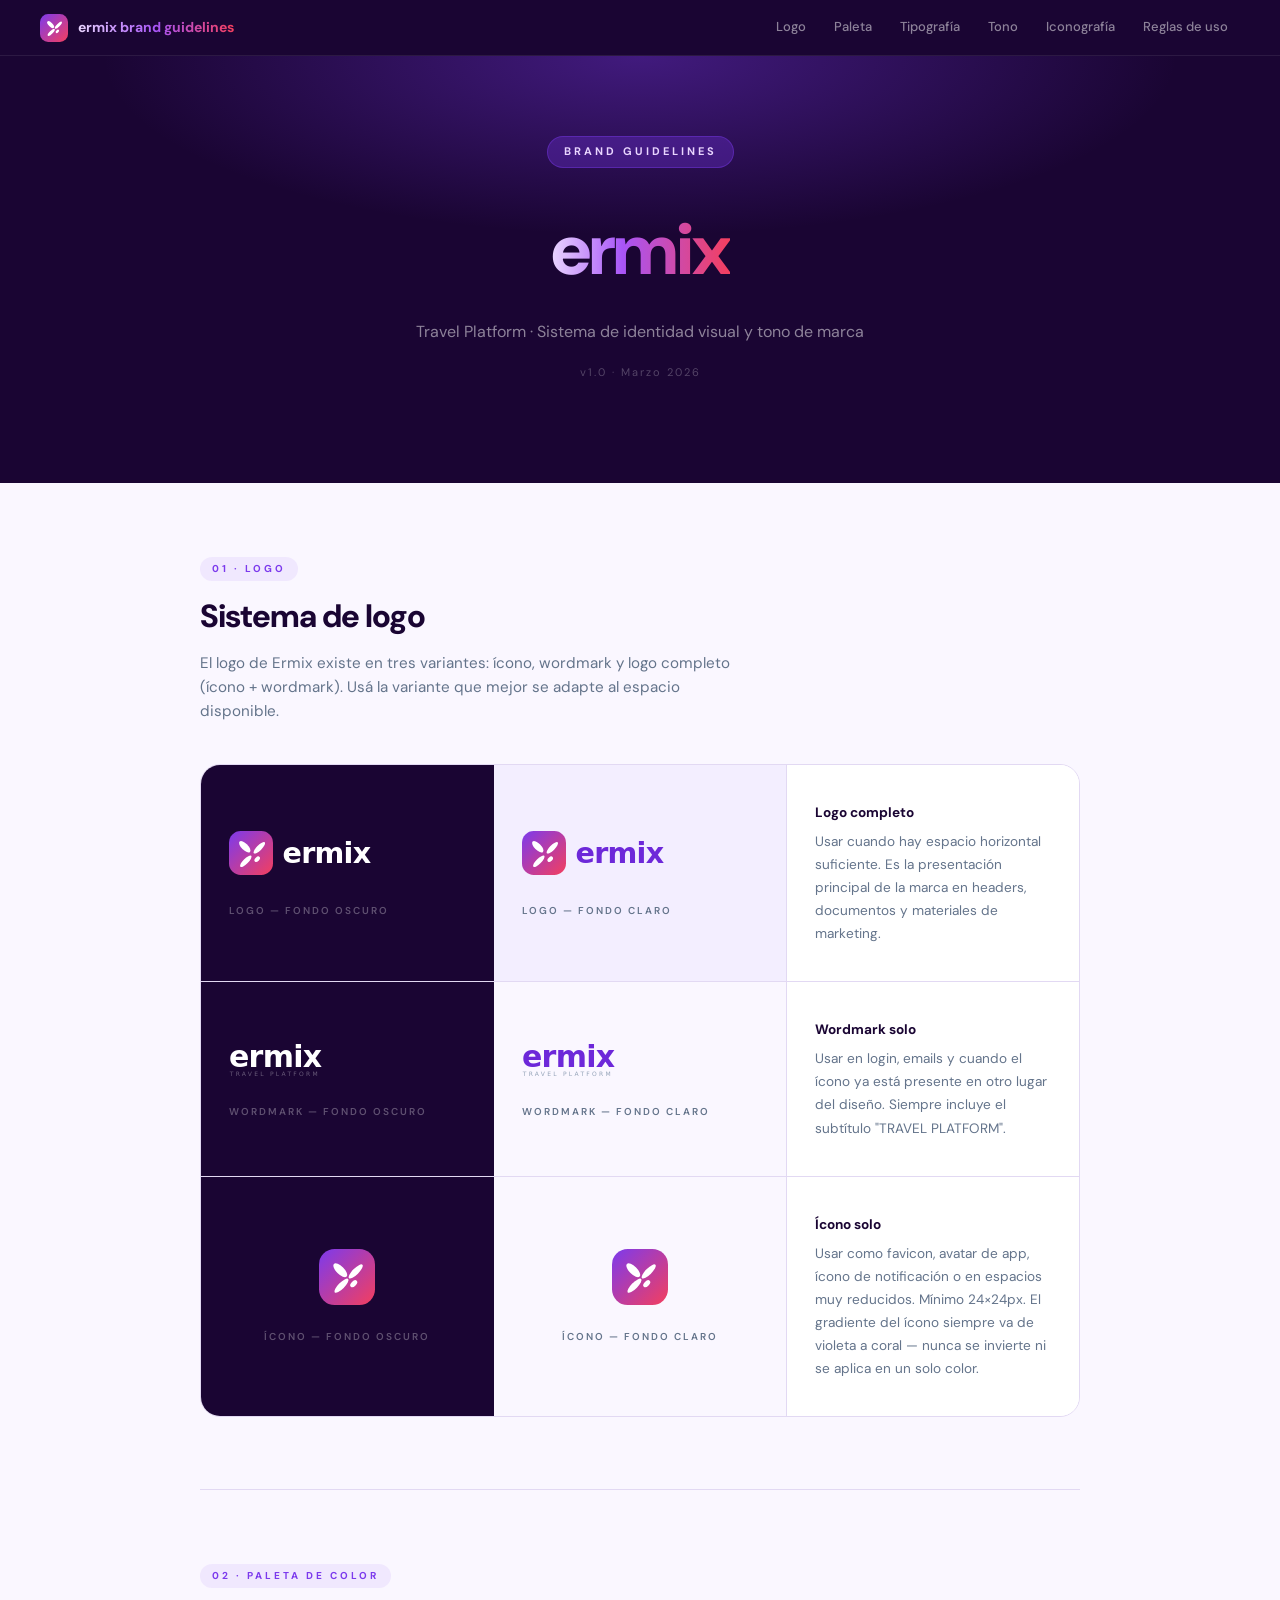
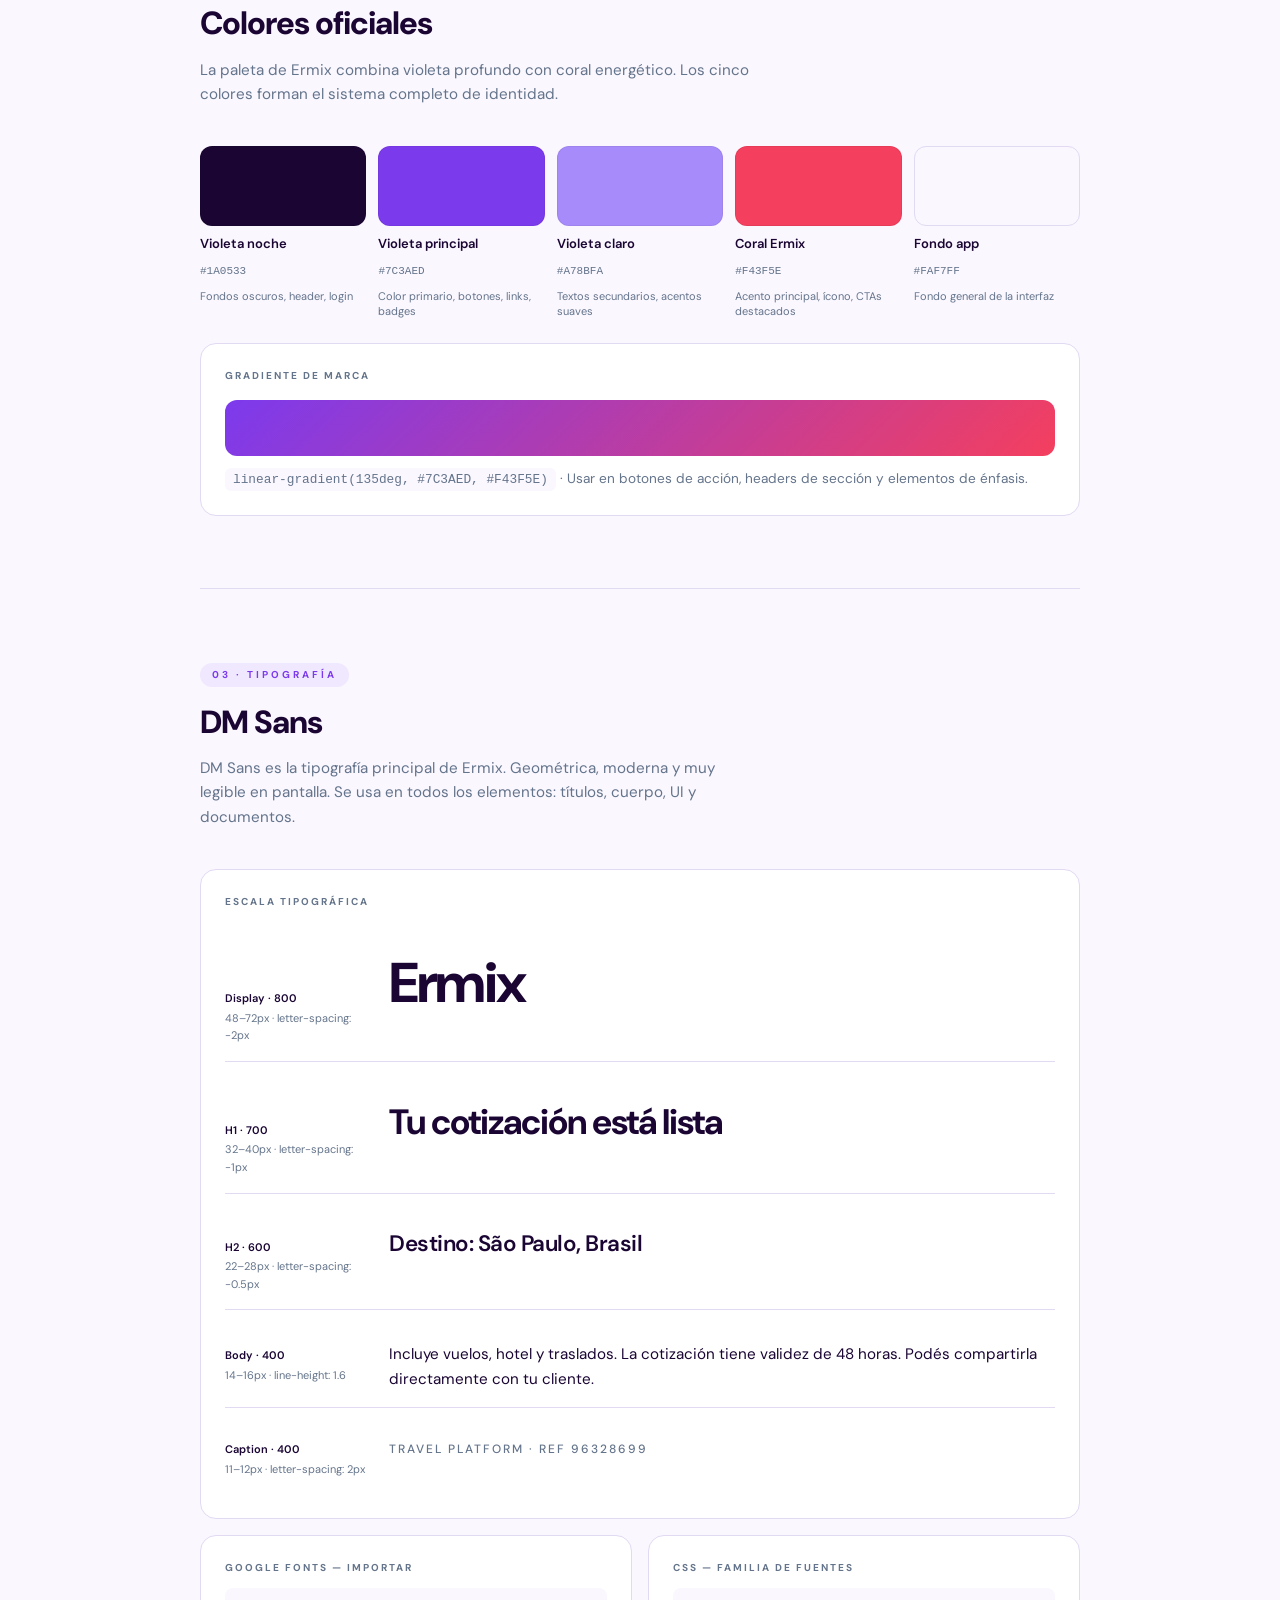
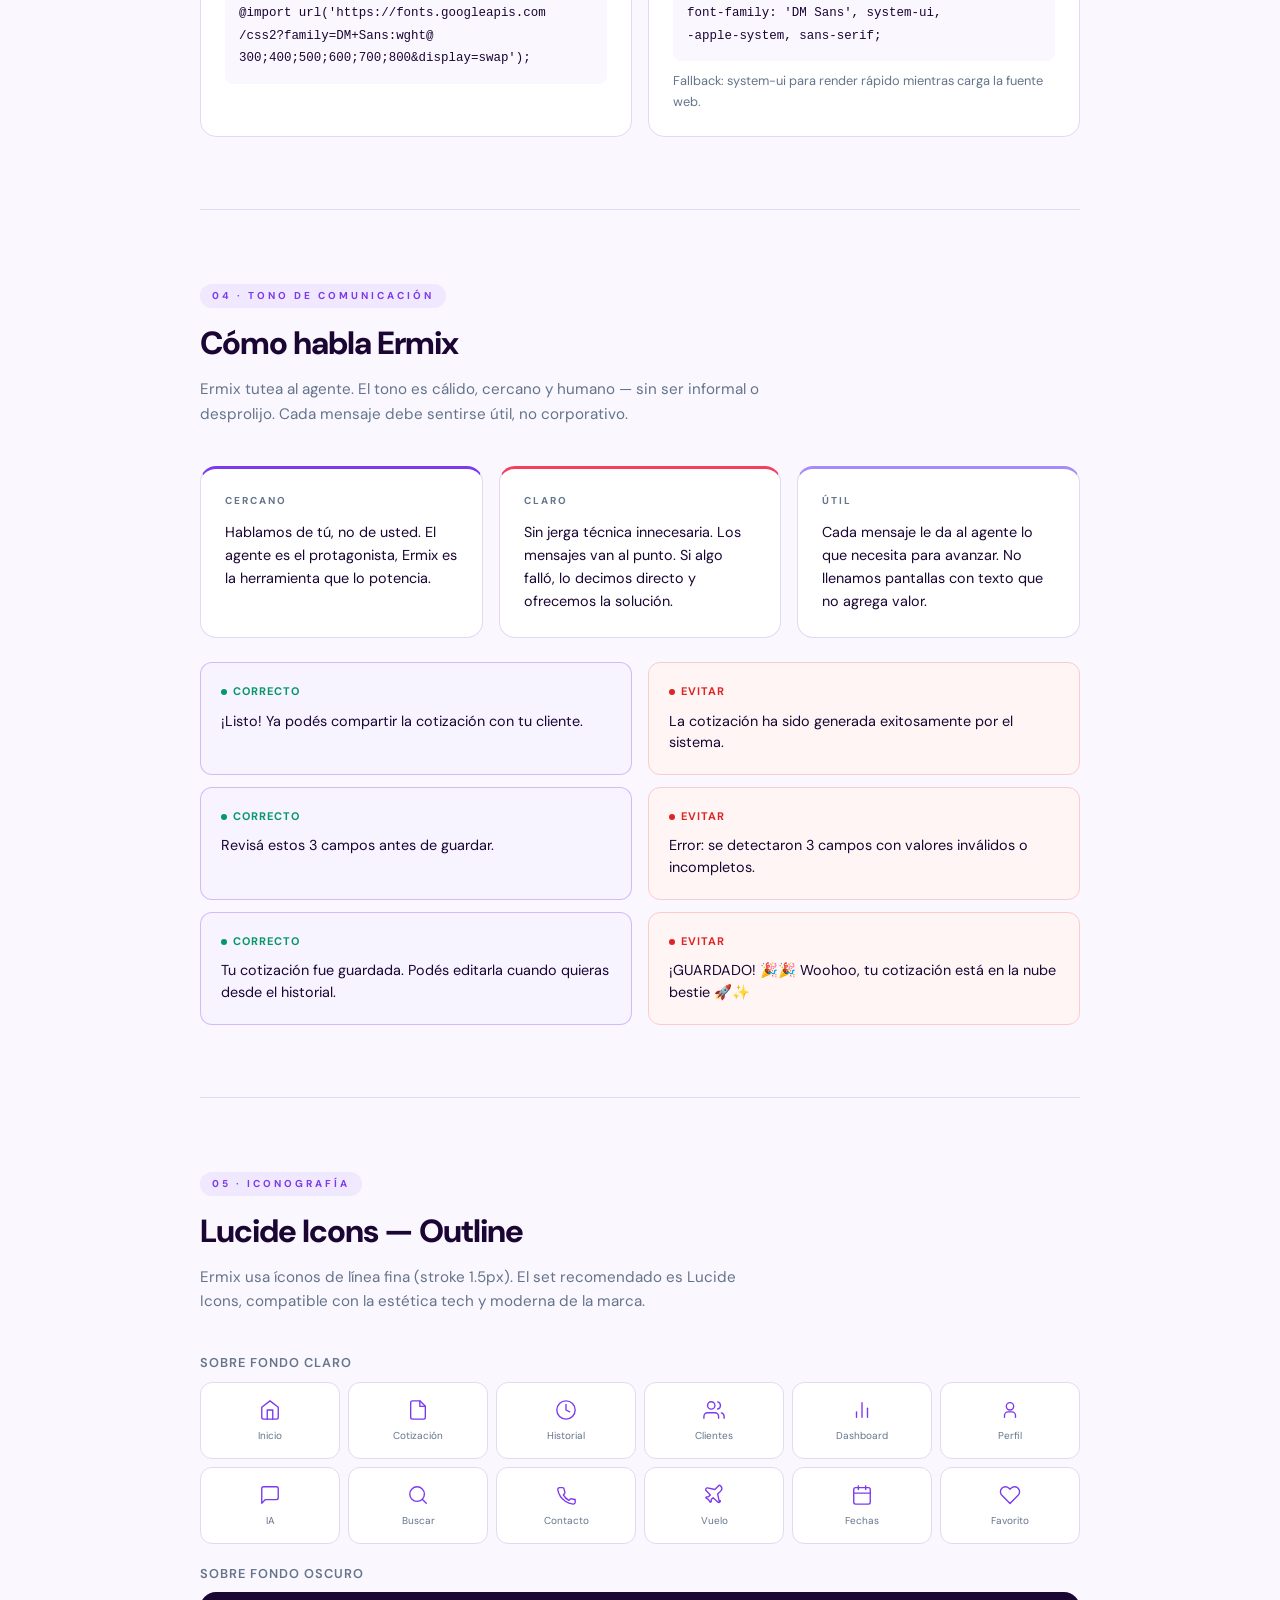
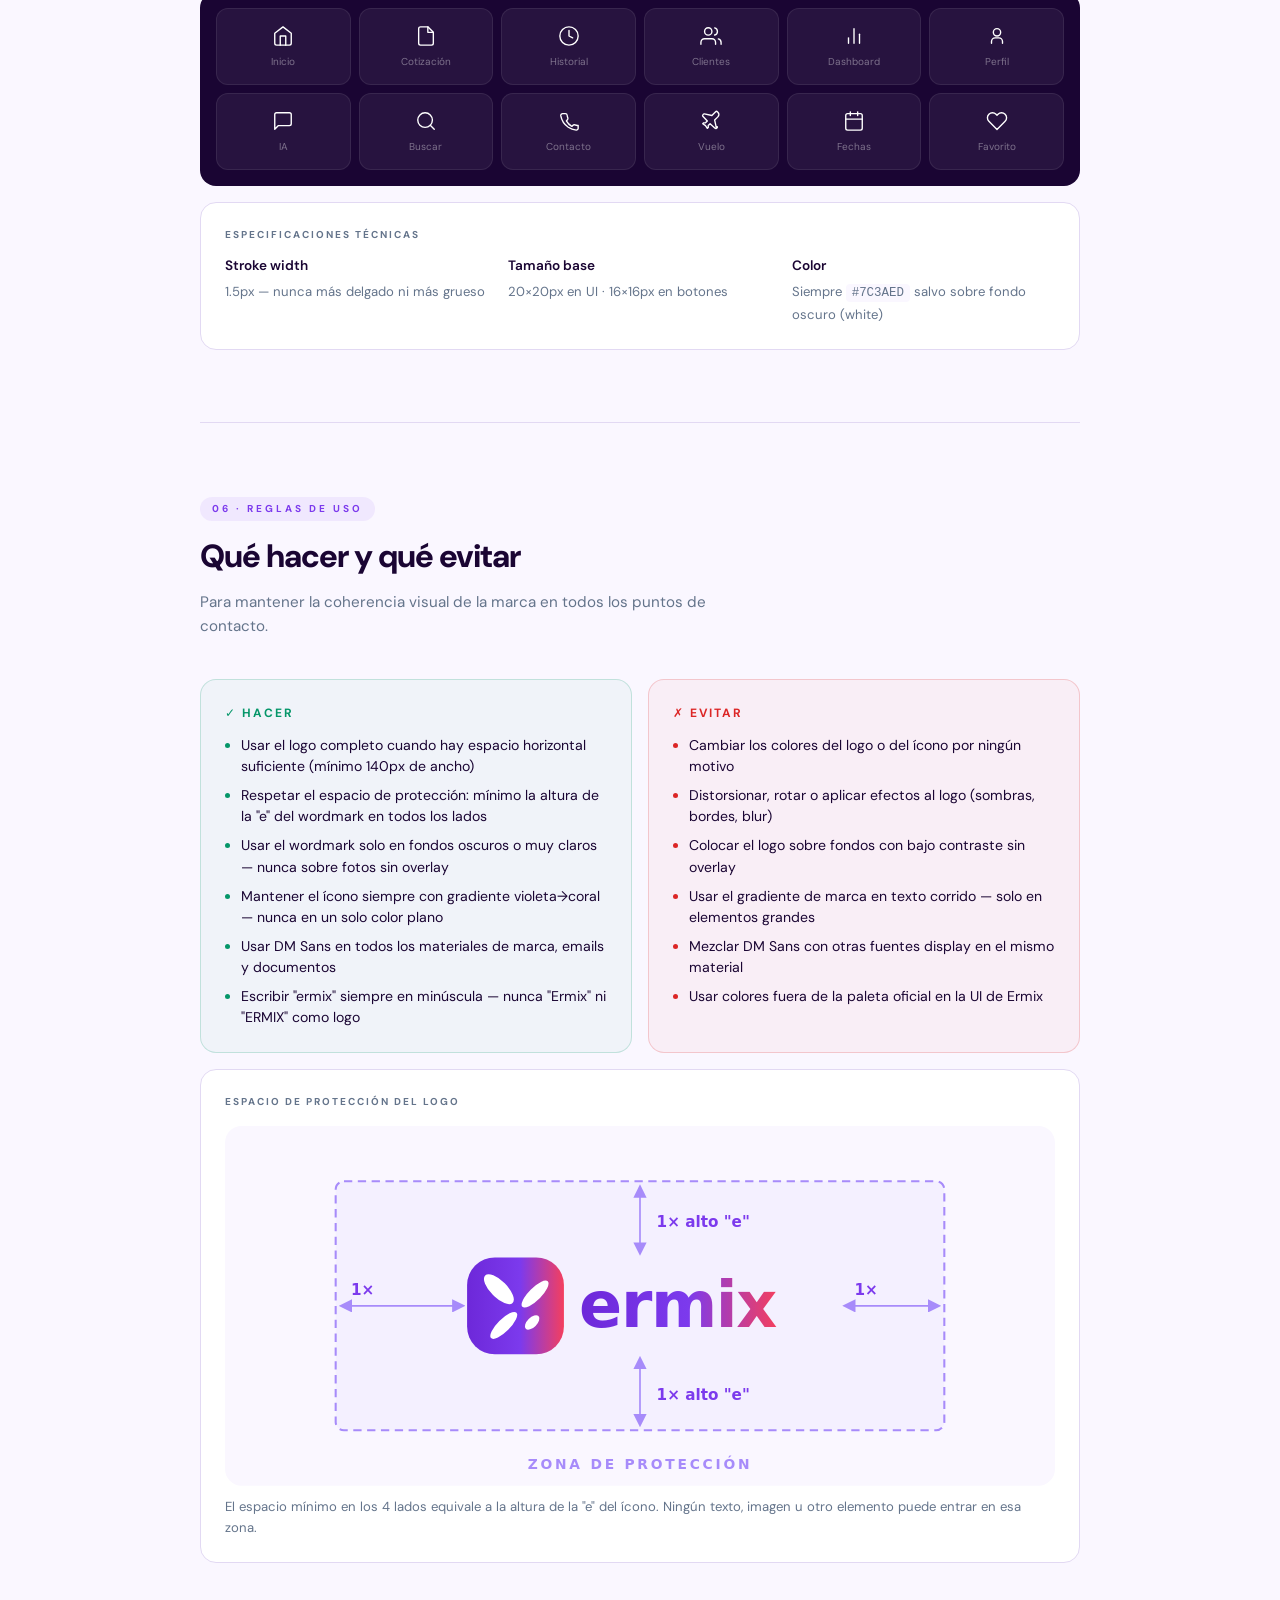
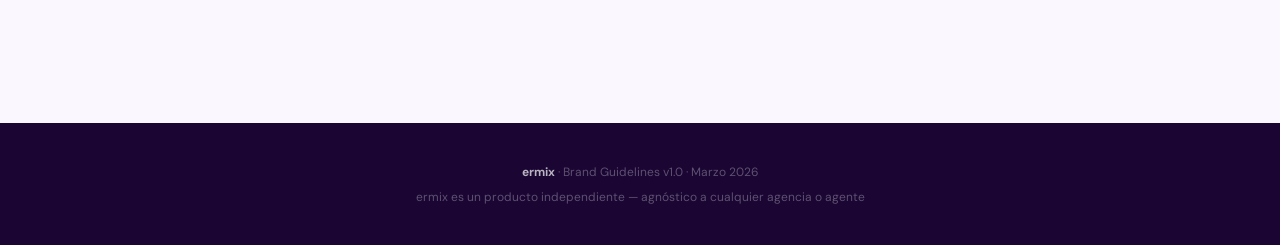
<file: ermix-brand-assets_old/ermix-brand-guidelines.html>
<!DOCTYPE html>
<html lang="es">
<head>
<meta charset="UTF-8">
<meta name="viewport" content="width=device-width,initial-scale=1">
<title>Ermix — Brand Guidelines</title>
<link href="https://fonts.googleapis.com/css2?family=DM+Sans:wght@300;400;500;600;700;800&display=swap" rel="stylesheet">
<style>
*{box-sizing:border-box;margin:0;padding:0}
:root{
  --violet-dark:#1A0533;
  --violet:#7C3AED;
  --violet-mid:#A78BFA;
  --violet-light:#E9D5FF;
  --coral:#F43F5E;
  --bg:#FAF7FF;
  --text:#1A0533;
  --muted:#64748B;
  --border:#E2D9F3;
  --white:#fff;
}
body{font-family:'DM Sans',system-ui,sans-serif;background:var(--bg);color:var(--text);font-size:15px;line-height:1.6}

/* NAV */
nav{position:sticky;top:0;z-index:100;background:var(--violet-dark);padding:0 40px;display:flex;align-items:center;justify-content:space-between;height:56px;border-bottom:1px solid rgba(255,255,255,.08)}
.nav-logo{display:flex;align-items:center;gap:10px}
.nav-logo-icon{width:28px;height:28px;flex-shrink:0}
.nav-logo-text{font-size:14px;font-weight:700;background:linear-gradient(90deg,#E9D5FF,#A855F7,#F43F5E);-webkit-background-clip:text;-webkit-text-fill-color:transparent;background-clip:text}
.nav-links{display:flex;gap:4px}
.nav-links a{color:rgba(255,255,255,.5);text-decoration:none;font-size:13px;font-weight:500;padding:6px 12px;border-radius:6px;transition:all .2s}
.nav-links a:hover{color:white;background:rgba(255,255,255,.08)}

/* HERO */
.hero{background:var(--violet-dark);padding:80px 40px 100px;text-align:center;position:relative;overflow:hidden}
.hero::before{content:'';position:absolute;inset:0;background:radial-gradient(ellipse 60% 60% at 50% 0%,rgba(124,58,237,.4),transparent 70%)}
.hero-tag{display:inline-block;background:rgba(124,58,237,.3);border:1px solid rgba(124,58,237,.4);color:var(--violet-light);font-size:11px;font-weight:700;letter-spacing:3px;text-transform:uppercase;padding:6px 16px;border-radius:20px;margin-bottom:24px;position:relative}
.hero h1{font-size:clamp(2.5rem,6vw,4.5rem);font-weight:800;letter-spacing:-2px;color:white;position:relative;margin-bottom:12px}
.hero h1 span{background:linear-gradient(90deg,#E9D5FF,#A855F7 40%,#F43F5E);-webkit-background-clip:text;-webkit-text-fill-color:transparent;background-clip:text}
.hero p{color:rgba(255,255,255,.5);font-size:1rem;position:relative}
.hero-version{display:inline-block;margin-top:20px;font-size:11px;color:rgba(255,255,255,.25);letter-spacing:2px;position:relative}

/* LAYOUT */
.container{max-width:960px;margin:0 auto;padding:0 40px}
.section{padding:72px 0 0}
.section-header{margin-bottom:40px}
.section-tag{display:inline-block;font-size:10px;font-weight:700;letter-spacing:3px;text-transform:uppercase;color:var(--violet);background:rgba(124,58,237,.08);padding:4px 12px;border-radius:20px;margin-bottom:10px}
.section-title{font-size:2rem;font-weight:800;letter-spacing:-1px;color:var(--text);margin-bottom:8px}
.section-desc{color:var(--muted);font-size:.95rem;max-width:560px}
hr.divider{border:none;border-top:1px solid var(--border);margin:72px 0 0}

/* CARDS GRID */
.grid{display:grid;gap:16px}
.grid-2{grid-template-columns:repeat(2,1fr)}
.grid-3{grid-template-columns:repeat(3,1fr)}
.grid-4{grid-template-columns:repeat(4,1fr)}
.card{background:white;border:1px solid var(--border);border-radius:16px;padding:24px;transition:box-shadow .2s}
.card:hover{box-shadow:0 4px 20px rgba(124,58,237,.1)}
.card-label{font-size:10px;font-weight:700;letter-spacing:2px;text-transform:uppercase;color:var(--muted);margin-bottom:12px}

/* LOGO SECTION */
.logo-board{background:white;border:1px solid var(--border);border-radius:20px;overflow:hidden}
.logo-row{display:grid;grid-template-columns:repeat(3,1fr);border-bottom:1px solid var(--border)}
.logo-row:last-child{border-bottom:none}
.logo-cell{padding:36px 28px;display:flex;flex-direction:column;gap:16px;align-items:flex-start;justify-content:center}
.logo-cell.dark{background:var(--violet-dark)}
.logo-cell.mid{background:#2D1048}
.logo-cell-label{font-size:10px;font-weight:600;letter-spacing:2px;text-transform:uppercase;color:var(--muted);margin-top:8px}
.logo-cell.dark .logo-cell-label,.logo-cell.mid .logo-cell-label{color:rgba(255,255,255,.3)}

/* PALETA */
.swatch-grid{display:grid;grid-template-columns:repeat(5,1fr);gap:12px}
.swatch-item{display:flex;flex-direction:column;gap:8px}
.swatch-color{height:80px;border-radius:12px;border:1px solid rgba(0,0,0,.06)}
.swatch-name{font-size:13px;font-weight:600;color:var(--text)}
.swatch-hex{font-size:11px;font-weight:500;color:var(--muted);font-family:monospace}
.swatch-use{font-size:11px;color:var(--muted);line-height:1.4}

/* TIPOGRAFÍA */
.type-scale{display:flex;flex-direction:column;gap:16px}
.type-row{display:grid;grid-template-columns:140px 1fr;align-items:baseline;gap:24px;padding:16px 0;border-bottom:1px solid var(--border)}
.type-row:last-child{border-bottom:none}
.type-meta{font-size:11px;color:var(--muted);line-height:1.6}
.type-meta strong{display:block;color:var(--text);font-weight:600;margin-bottom:2px}

/* TONO */
.tone-examples{display:flex;flex-direction:column;gap:12px}
.tone-row{display:grid;grid-template-columns:1fr 1fr;gap:16px}
.tone-card{background:white;border:1px solid var(--border);border-radius:12px;padding:20px}
.tone-card.correct{border-color:rgba(124,58,237,.3);background:rgba(124,58,237,.02)}
.tone-card.wrong{border-color:#FECACA;background:#FFF5F5}
.tone-indicator{display:flex;align-items:center;gap:6px;margin-bottom:10px;font-size:11px;font-weight:700;letter-spacing:1px;text-transform:uppercase}
.tone-indicator.ok{color:#059669}
.tone-indicator.no{color:#DC2626}
.tone-dot{width:6px;height:6px;border-radius:50%}
.tone-dot.ok{background:#059669}
.tone-dot.no{background:#DC2626}
.tone-text{font-size:.9rem;color:var(--text);line-height:1.5}

/* ÍCONOS */
.icon-grid{display:grid;grid-template-columns:repeat(6,1fr);gap:8px}
.icon-item{display:flex;flex-direction:column;align-items:center;gap:8px;padding:16px 8px;background:white;border:1px solid var(--border);border-radius:12px}
.icon-item svg{width:22px;height:22px}
.icon-item span{font-size:10px;color:var(--muted);text-align:center;line-height:1.3}

/* REGLAS */
.rules-grid{display:grid;grid-template-columns:1fr 1fr;gap:16px}
.rule-card{border-radius:16px;padding:24px;border:1px solid}
.rule-card.do{background:rgba(5,150,105,.04);border-color:rgba(5,150,105,.2)}
.rule-card.dont{background:rgba(220,38,38,.04);border-color:rgba(220,38,38,.2)}
.rule-title{font-size:12px;font-weight:700;letter-spacing:2px;text-transform:uppercase;margin-bottom:12px}
.rule-card.do .rule-title{color:#059669}
.rule-card.dont .rule-title{color:#DC2626}
.rule-list{list-style:none;display:flex;flex-direction:column;gap:8px}
.rule-list li{font-size:.88rem;color:var(--text);padding-left:16px;position:relative;line-height:1.5}
.rule-list li::before{content:'';position:absolute;left:0;top:8px;width:5px;height:5px;border-radius:50%}
.rule-card.do .rule-list li::before{background:#059669}
.rule-card.dont .rule-list li::before{background:#DC2626}

/* FOOTER */
footer{margin-top:80px;background:var(--violet-dark);padding:40px;text-align:center}
footer p{color:rgba(255,255,255,.3);font-size:12px}
footer strong{color:rgba(255,255,255,.7)}

/* RESPONSIVE */
@media(max-width:720px){
  .grid-2,.grid-3,.grid-4,.grid-2-col{grid-template-columns:1fr}
  .logo-row{grid-template-columns:1fr}
  .swatch-grid{grid-template-columns:repeat(2,1fr)}
  .tone-row{grid-template-columns:1fr}
  .rules-grid{grid-template-columns:1fr}
  .icon-grid{grid-template-columns:repeat(4,1fr)}
  nav .nav-links{display:none}
  .container{padding:0 20px}
  .hero{padding:60px 20px 80px}
}
</style>
</head>
<body>

<!-- NAV -->
<nav>
  <div class="nav-logo">
    <div class="nav-logo-icon"><svg width="28" height="28" viewBox="0 0 200 200"><defs><linearGradient id="gnav" x1="0%" y1="0%" x2="100%" y2="100%"><stop offset="0%" stop-color="#7C3AED"/><stop offset="100%" stop-color="#F43F5E"/></linearGradient></defs><rect width="200" height="200" rx="58" fill="url(#gnav)"/><g transform="translate(100,100) rotate(-45)"><ellipse cx="0" cy="-34" rx="14" ry="32" fill="white"/><ellipse cx="-36" cy="8" rx="34" ry="11" fill="white"/><ellipse cx="36" cy="8" rx="34" ry="11" fill="white"/><ellipse cx="0" cy="34" rx="15" ry="9" fill="white"/></g></svg></div>
    <span class="nav-logo-text">ermix brand guidelines</span>
  </div>
  <div class="nav-links">
    <a href="#logo">Logo</a>
    <a href="#paleta">Paleta</a>
    <a href="#tipografia">Tipografía</a>
    <a href="#tono">Tono</a>
    <a href="#iconografia">Iconografía</a>
    <a href="#reglas">Reglas de uso</a>
  </div>
</nav>

<!-- HERO -->
<div class="hero">
  <div class="hero-tag">Brand Guidelines</div>
  <h1><span>ermix</span></h1>
  <p>Travel Platform · Sistema de identidad visual y tono de marca</p>
  <div class="hero-version">v1.0 · Marzo 2026</div>
</div>

<div class="container">

  <!-- LOGO -->
  <div class="section" id="logo">
    <div class="section-header">
      <div class="section-tag">01 · Logo</div>
      <div class="section-title">Sistema de logo</div>
      <div class="section-desc">El logo de Ermix existe en tres variantes: ícono, wordmark y logo completo (ícono + wordmark). Usá la variante que mejor se adapte al espacio disponible.</div>
    </div>

    <div class="logo-board">
      <!-- Fila 1: Logo completo -->
      <div class="logo-row">
        <div class="logo-cell dark">
          <svg width="220" height="52" viewBox="0 0 600 140">
            <defs><linearGradient id="g1" x1="0%" y1="0%" x2="100%" y2="100%"><stop offset="0%" stop-color="#7C3AED"/><stop offset="100%" stop-color="#F43F5E"/></linearGradient></defs>
            <rect x="0" y="10" width="120" height="120" rx="32" fill="url(#g1)"/>
            <g transform="translate(60,70) rotate(-45)">
              <ellipse cx="0" cy="-24" rx="9" ry="20" fill="white"/>
              <ellipse cx="-26" cy="6" rx="21" ry="7" fill="white"/>
              <ellipse cx="26" cy="6" rx="21" ry="7" fill="white"/>
              <ellipse cx="0" cy="24" rx="9" ry="5.5" fill="white"/>
            </g>
            <text x="146" y="98" font-family="system-ui" font-weight="800" font-size="78" fill="white" letter-spacing="-2">ermix</text>
          </svg>
          <div class="logo-cell-label">Logo — fondo oscuro</div>
        </div>
        <div class="logo-cell" style="background:#F3EEFF">
          <svg width="220" height="52" viewBox="0 0 600 140">
            <defs><linearGradient id="g2" x1="0%" y1="0%" x2="100%" y2="100%"><stop offset="0%" stop-color="#7C3AED"/><stop offset="100%" stop-color="#F43F5E"/></linearGradient></defs>
            <rect x="0" y="10" width="120" height="120" rx="32" fill="url(#g2)"/>
            <g transform="translate(60,70) rotate(-45)">
              <ellipse cx="0" cy="-24" rx="9" ry="20" fill="white"/>
              <ellipse cx="-26" cy="6" rx="21" ry="7" fill="white"/>
              <ellipse cx="26" cy="6" rx="21" ry="7" fill="white"/>
              <ellipse cx="0" cy="24" rx="9" ry="5.5" fill="white"/>
            </g>
            <text x="146" y="98" font-family="system-ui" font-weight="800" font-size="78" fill="#6D28D9" letter-spacing="-2">ermix</text>
          </svg>
          <div class="logo-cell-label" style="color:var(--muted)">Logo — fondo claro</div>
        </div>
        <div class="logo-cell" style="background:white;border-left:1px solid var(--border)">
          <div style="font-size:.85rem;color:var(--muted);line-height:1.7">
            <strong style="color:var(--text);display:block;margin-bottom:6px">Logo completo</strong>
            Usar cuando hay espacio horizontal suficiente. Es la presentación principal de la marca en headers, documentos y materiales de marketing.
          </div>
        </div>
      </div>

      <!-- Fila 2: Wordmark solo -->
      <div class="logo-row">
        <div class="logo-cell dark">
          <svg width="180" height="42" viewBox="0 0 480 100">
            <text x="0" y="72" font-family="system-ui" font-weight="800" font-size="80" fill="white" letter-spacing="-2">ermix</text>
            <text x="2" y="95" font-family="system-ui" font-weight="400" font-size="16" fill="rgba(255,255,255,.35)" letter-spacing="6">TRAVEL PLATFORM</text>
          </svg>
          <div class="logo-cell-label">Wordmark — fondo oscuro</div>
        </div>
        <div class="logo-cell" style="background:#FAF7FF">
          <svg width="180" height="42" viewBox="0 0 480 100">
            <text x="0" y="72" font-family="system-ui" font-weight="800" font-size="80" fill="#6D28D9" letter-spacing="-2">ermix</text>
            <text x="2" y="95" font-family="system-ui" font-weight="400" font-size="16" fill="#94A3B8" letter-spacing="6">TRAVEL PLATFORM</text>
          </svg>
          <div class="logo-cell-label" style="color:var(--muted)">Wordmark — fondo claro</div>
        </div>
        <div class="logo-cell" style="background:white;border-left:1px solid var(--border)">
          <div style="font-size:.85rem;color:var(--muted);line-height:1.7">
            <strong style="color:var(--text);display:block;margin-bottom:6px">Wordmark solo</strong>
            Usar en login, emails y cuando el ícono ya está presente en otro lugar del diseño. Siempre incluye el subtítulo "TRAVEL PLATFORM".
          </div>
        </div>
      </div>

      <!-- Fila 3: Ícono solo -->
      <div class="logo-row">
        <div class="logo-cell dark" style="align-items:center">
          <svg width="56" height="56" viewBox="0 0 200 200">
            <defs><linearGradient id="gicon_d" x1="0%" y1="0%" x2="100%" y2="100%"><stop offset="0%" stop-color="#7C3AED"/><stop offset="100%" stop-color="#F43F5E"/></linearGradient></defs>
            <rect width="200" height="200" rx="56" fill="url(#gicon_d)"/>
            <g transform="translate(100,100) rotate(-45)">
              <ellipse cx="0" cy="-34" rx="14" ry="32" fill="white"/>
              <ellipse cx="-36" cy="8" rx="34" ry="11" fill="white"/>
              <ellipse cx="36" cy="8" rx="34" ry="11" fill="white"/>
              <ellipse cx="0" cy="34" rx="15" ry="9" fill="white"/>
            </g>
          </svg>
          <div class="logo-cell-label">Ícono — fondo oscuro</div>
        </div>
        <div class="logo-cell" style="background:#FAF7FF;align-items:center">
          <svg width="56" height="56" viewBox="0 0 200 200">
            <defs><linearGradient id="gicon_l" x1="0%" y1="0%" x2="100%" y2="100%"><stop offset="0%" stop-color="#7C3AED"/><stop offset="100%" stop-color="#F43F5E"/></linearGradient></defs>
            <rect width="200" height="200" rx="56" fill="url(#gicon_l)"/>
            <g transform="translate(100,100) rotate(-45)">
              <ellipse cx="0" cy="-34" rx="14" ry="32" fill="white"/>
              <ellipse cx="-36" cy="8" rx="34" ry="11" fill="white"/>
              <ellipse cx="36" cy="8" rx="34" ry="11" fill="white"/>
              <ellipse cx="0" cy="34" rx="15" ry="9" fill="white"/>
            </g>
          </svg>
          <div class="logo-cell-label" style="color:var(--muted)">Ícono — fondo claro</div>
        </div>
        <div class="logo-cell" style="background:white;border-left:1px solid var(--border)">
          <div style="font-size:.85rem;color:var(--muted);line-height:1.7">
            <strong style="color:var(--text);display:block;margin-bottom:6px">Ícono solo</strong>
            Usar como favicon, avatar de app, ícono de notificación o en espacios muy reducidos. Mínimo 24×24px. El gradiente del ícono siempre va de violeta a coral — nunca se invierte ni se aplica en un solo color.
          </div>
        </div>
      </div>
    </div>
  </div>

  <hr class="divider">

  <!-- PALETA -->
  <div class="section" id="paleta">
    <div class="section-header">
      <div class="section-tag">02 · Paleta de color</div>
      <div class="section-title">Colores oficiales</div>
      <div class="section-desc">La paleta de Ermix combina violeta profundo con coral energético. Los cinco colores forman el sistema completo de identidad.</div>
    </div>

    <div class="swatch-grid">
      <div class="swatch-item">
        <div class="swatch-color" style="background:#1A0533"></div>
        <div class="swatch-name">Violeta noche</div>
        <div class="swatch-hex">#1A0533</div>
        <div class="swatch-use">Fondos oscuros, header, login</div>
      </div>
      <div class="swatch-item">
        <div class="swatch-color" style="background:#7C3AED"></div>
        <div class="swatch-name">Violeta principal</div>
        <div class="swatch-hex">#7C3AED</div>
        <div class="swatch-use">Color primario, botones, links, badges</div>
      </div>
      <div class="swatch-item">
        <div class="swatch-color" style="background:#A78BFA"></div>
        <div class="swatch-name">Violeta claro</div>
        <div class="swatch-hex">#A78BFA</div>
        <div class="swatch-use">Textos secundarios, acentos suaves</div>
      </div>
      <div class="swatch-item">
        <div class="swatch-color" style="background:#F43F5E"></div>
        <div class="swatch-name">Coral Ermix</div>
        <div class="swatch-hex">#F43F5E</div>
        <div class="swatch-use">Acento principal, ícono, CTAs destacados</div>
      </div>
      <div class="swatch-item">
        <div class="swatch-color" style="background:#FAF7FF;border:1px solid #E2D9F3"></div>
        <div class="swatch-name">Fondo app</div>
        <div class="swatch-hex">#FAF7FF</div>
        <div class="swatch-use">Fondo general de la interfaz</div>
      </div>
    </div>

    <div style="margin-top:24px;background:white;border:1px solid var(--border);border-radius:16px;padding:24px">
      <div class="card-label" style="margin-bottom:16px">Gradiente de marca</div>
      <div style="height:56px;border-radius:12px;background:linear-gradient(135deg,#7C3AED,#F43F5E);margin-bottom:12px"></div>
      <div style="font-size:.85rem;color:var(--muted)">
        <code style="background:var(--bg);padding:4px 8px;border-radius:6px;font-size:.8rem">linear-gradient(135deg, #7C3AED, #F43F5E)</code>
        · Usar en botones de acción, headers de sección y elementos de énfasis.
      </div>
    </div>
  </div>

  <hr class="divider">

  <!-- TIPOGRAFÍA -->
  <div class="section" id="tipografia">
    <div class="section-header">
      <div class="section-tag">03 · Tipografía</div>
      <div class="section-title">DM Sans</div>
      <div class="section-desc">DM Sans es la tipografía principal de Ermix. Geométrica, moderna y muy legible en pantalla. Se usa en todos los elementos: títulos, cuerpo, UI y documentos.</div>
    </div>

    <div class="card" style="margin-bottom:16px">
      <div class="card-label">Escala tipográfica</div>
      <div class="type-scale" style="margin-top:8px">
        <div class="type-row">
          <div class="type-meta"><strong>Display · 800</strong>48–72px · letter-spacing: -2px</div>
          <div style="font-family:'DM Sans',sans-serif;font-size:clamp(2rem,5vw,3.5rem);font-weight:800;letter-spacing:-2px;color:var(--text)">Ermix</div>
        </div>
        <div class="type-row">
          <div class="type-meta"><strong>H1 · 700</strong>32–40px · letter-spacing: -1px</div>
          <div style="font-family:'DM Sans',sans-serif;font-size:clamp(1.5rem,3vw,2.2rem);font-weight:700;letter-spacing:-1px;color:var(--text)">Tu cotización está lista</div>
        </div>
        <div class="type-row">
          <div class="type-meta"><strong>H2 · 600</strong>22–28px · letter-spacing: -0.5px</div>
          <div style="font-family:'DM Sans',sans-serif;font-size:1.4rem;font-weight:600;letter-spacing:-.5px;color:var(--text)">Destino: São Paulo, Brasil</div>
        </div>
        <div class="type-row">
          <div class="type-meta"><strong>Body · 400</strong>14–16px · line-height: 1.6</div>
          <div style="font-family:'DM Sans',sans-serif;font-size:.95rem;font-weight:400;color:var(--text);line-height:1.6">Incluye vuelos, hotel y traslados. La cotización tiene validez de 48 horas. Podés compartirla directamente con tu cliente.</div>
        </div>
        <div class="type-row">
          <div class="type-meta"><strong>Caption · 400</strong>11–12px · letter-spacing: 2px</div>
          <div style="font-family:'DM Sans',sans-serif;font-size:.75rem;font-weight:500;letter-spacing:2px;text-transform:uppercase;color:var(--muted)">TRAVEL PLATFORM · REF 96328699</div>
        </div>
      </div>
    </div>

    <div class="grid grid-2">
      <div class="card">
        <div class="card-label">Google Fonts — importar</div>
        <code style="display:block;font-size:.78rem;background:var(--bg);padding:14px;border-radius:8px;margin-top:8px;line-height:1.8;color:var(--text)">@import url('https://fonts.googleapis.com<br>/css2?family=DM+Sans:wght@<br>300;400;500;600;700;800&display=swap');</code>
      </div>
      <div class="card">
        <div class="card-label">CSS — familia de fuentes</div>
        <code style="display:block;font-size:.78rem;background:var(--bg);padding:14px;border-radius:8px;margin-top:8px;line-height:1.8;color:var(--text)">font-family: 'DM Sans', system-ui,<br>-apple-system, sans-serif;</code>
        <div style="font-size:.8rem;color:var(--muted);margin-top:10px">Fallback: system-ui para render rápido mientras carga la fuente web.</div>
      </div>
    </div>
  </div>

  <hr class="divider">

  <!-- TONO -->
  <div class="section" id="tono">
    <div class="section-header">
      <div class="section-tag">04 · Tono de comunicación</div>
      <div class="section-title">Cómo habla Ermix</div>
      <div class="section-desc">Ermix tutea al agente. El tono es cálido, cercano y humano — sin ser informal o desprolijo. Cada mensaje debe sentirse útil, no corporativo.</div>
    </div>

    <div class="grid grid-3" style="margin-bottom:24px">
      <div class="card" style="border-top:3px solid var(--violet)">
        <div class="card-label">Cercano</div>
        <div style="font-size:.9rem;color:var(--text);margin-top:8px;line-height:1.6">Hablamos de tú, no de usted. El agente es el protagonista, Ermix es la herramienta que lo potencia.</div>
      </div>
      <div class="card" style="border-top:3px solid var(--coral)">
        <div class="card-label">Claro</div>
        <div style="font-size:.9rem;color:var(--text);margin-top:8px;line-height:1.6">Sin jerga técnica innecesaria. Los mensajes van al punto. Si algo falló, lo decimos directo y ofrecemos la solución.</div>
      </div>
      <div class="card" style="border-top:3px solid var(--violet-mid)">
        <div class="card-label">Útil</div>
        <div style="font-size:.9rem;color:var(--text);margin-top:8px;line-height:1.6">Cada mensaje le da al agente lo que necesita para avanzar. No llenamos pantallas con texto que no agrega valor.</div>
      </div>
    </div>

    <div class="tone-examples">
      <div class="tone-row">
        <div class="tone-card correct">
          <div class="tone-indicator ok"><div class="tone-dot ok"></div>Correcto</div>
          <div class="tone-text">¡Listo! Ya podés compartir la cotización con tu cliente.</div>
        </div>
        <div class="tone-card wrong">
          <div class="tone-indicator no"><div class="tone-dot no"></div>Evitar</div>
          <div class="tone-text">La cotización ha sido generada exitosamente por el sistema.</div>
        </div>
      </div>
      <div class="tone-row">
        <div class="tone-card correct">
          <div class="tone-indicator ok"><div class="tone-dot ok"></div>Correcto</div>
          <div class="tone-text">Revisá estos 3 campos antes de guardar.</div>
        </div>
        <div class="tone-card wrong">
          <div class="tone-indicator no"><div class="tone-dot no"></div>Evitar</div>
          <div class="tone-text">Error: se detectaron 3 campos con valores inválidos o incompletos.</div>
        </div>
      </div>
      <div class="tone-row">
        <div class="tone-card correct">
          <div class="tone-indicator ok"><div class="tone-dot ok"></div>Correcto</div>
          <div class="tone-text">Tu cotización fue guardada. Podés editarla cuando quieras desde el historial.</div>
        </div>
        <div class="tone-card wrong">
          <div class="tone-indicator no"><div class="tone-dot no"></div>Evitar</div>
          <div class="tone-text">¡GUARDADO! 🎉🎉 Woohoo, tu cotización está en la nube bestie 🚀✨</div>
        </div>
      </div>
    </div>
  </div>

  <hr class="divider">

  <!-- ICONOGRAFÍA -->
  <div class="section" id="iconografia">
    <div class="section-header">
      <div class="section-tag">05 · Iconografía</div>
      <div class="section-title">Lucide Icons — Outline</div>
      <div class="section-desc">Ermix usa íconos de línea fina (stroke 1.5px). El set recomendado es Lucide Icons, compatible con la estética tech y moderna de la marca.</div>
    </div>

    <div style="margin-bottom:8px;font-size:.8rem;font-weight:600;color:var(--muted);letter-spacing:1px;text-transform:uppercase">Sobre fondo claro</div>
    <div class="icon-grid" style="margin-bottom:20px">
      <div class="icon-item">
        <svg viewBox="0 0 24 24" fill="none" stroke="#7C3AED" stroke-width="1.5" stroke-linecap="round" stroke-linejoin="round"><path d="M3 9l9-7 9 7v11a2 2 0 01-2 2H5a2 2 0 01-2-2z"/><polyline points="9 22 9 12 15 12 15 22"/></svg>
        <span>Inicio</span>
      </div>
      <div class="icon-item">
        <svg viewBox="0 0 24 24" fill="none" stroke="#7C3AED" stroke-width="1.5" stroke-linecap="round" stroke-linejoin="round"><path d="M14 2H6a2 2 0 00-2 2v16a2 2 0 002 2h12a2 2 0 002-2V8z"/><polyline points="14 2 14 8 20 8"/></svg>
        <span>Cotización</span>
      </div>
      <div class="icon-item">
        <svg viewBox="0 0 24 24" fill="none" stroke="#7C3AED" stroke-width="1.5" stroke-linecap="round" stroke-linejoin="round"><circle cx="12" cy="12" r="10"/><polyline points="12 6 12 12 16 14"/></svg>
        <span>Historial</span>
      </div>
      <div class="icon-item">
        <svg viewBox="0 0 24 24" fill="none" stroke="#7C3AED" stroke-width="1.5" stroke-linecap="round" stroke-linejoin="round"><path d="M17 21v-2a4 4 0 00-4-4H5a4 4 0 00-4 4v2"/><circle cx="9" cy="7" r="4"/><path d="M23 21v-2a4 4 0 00-3-3.87"/><path d="M16 3.13a4 4 0 010 7.75"/></svg>
        <span>Clientes</span>
      </div>
      <div class="icon-item">
        <svg viewBox="0 0 24 24" fill="none" stroke="#7C3AED" stroke-width="1.5" stroke-linecap="round" stroke-linejoin="round"><line x1="18" y1="20" x2="18" y2="10"/><line x1="12" y1="20" x2="12" y2="4"/><line x1="6" y1="20" x2="6" y2="14"/></svg>
        <span>Dashboard</span>
      </div>
      <div class="icon-item">
        <svg viewBox="0 0 24 24" fill="none" stroke="#7C3AED" stroke-width="1.5" stroke-linecap="round" stroke-linejoin="round"><circle cx="12" cy="8" r="4"/><path d="M6 20v-2a4 4 0 014-4h4a4 4 0 014 4v2"/></svg>
        <span>Perfil</span>
      </div>
      <div class="icon-item">
        <svg viewBox="0 0 24 24" fill="none" stroke="#7C3AED" stroke-width="1.5" stroke-linecap="round" stroke-linejoin="round"><path d="M21 15a2 2 0 01-2 2H7l-4 4V5a2 2 0 012-2h14a2 2 0 012 2z"/></svg>
        <span>IA</span>
      </div>
      <div class="icon-item">
        <svg viewBox="0 0 24 24" fill="none" stroke="#7C3AED" stroke-width="1.5" stroke-linecap="round" stroke-linejoin="round"><circle cx="11" cy="11" r="8"/><line x1="21" y1="21" x2="16.65" y2="16.65"/></svg>
        <span>Buscar</span>
      </div>
      <div class="icon-item">
        <svg viewBox="0 0 24 24" fill="none" stroke="#7C3AED" stroke-width="1.5" stroke-linecap="round" stroke-linejoin="round"><path d="M22 16.92v3a2 2 0 01-2.18 2 19.79 19.79 0 01-8.63-3.07A19.5 19.5 0 013 6.18 2 2 0 014.99 4h3a2 2 0 012 1.72c.127.96.361 1.903.7 2.81a2 2 0 01-.45 2.11L9.09 11.91a16 16 0 006 6l1.27-1.27a2 2 0 012.11-.45c.907.339 1.85.573 2.81.7A2 2 0 0122 16.92z"/></svg>
        <span>Contacto</span>
      </div>
      <div class="icon-item">
        <!-- Avión Lucide correcto -->
        <svg viewBox="0 0 24 24" fill="none" stroke="#7C3AED" stroke-width="1.5" stroke-linecap="round" stroke-linejoin="round"><path d="M17.8 19.2L16 11l3.5-3.5C21 6 21 4 19.5 2.5S18 1 16.5 2.5L13 6 4.8 4.2c-.5-.1-1 .1-1.3.5l-.5.8c-.3.4-.2.9.1 1.3L8 12l-2 2H4l-1 1 3 2 2 3 1-1v-2l2-2 5.4 4.9c.4.3.9.4 1.3.1l.8-.5c.4-.3.6-.8.3-1.3z"/></svg>
        <span>Vuelo</span>
      </div>
      <div class="icon-item">
        <svg viewBox="0 0 24 24" fill="none" stroke="#7C3AED" stroke-width="1.5" stroke-linecap="round" stroke-linejoin="round"><rect x="3" y="4" width="18" height="18" rx="2" ry="2"/><line x1="16" y1="2" x2="16" y2="6"/><line x1="8" y1="2" x2="8" y2="6"/><line x1="3" y1="10" x2="21" y2="10"/></svg>
        <span>Fechas</span>
      </div>
      <div class="icon-item">
        <svg viewBox="0 0 24 24" fill="none" stroke="#7C3AED" stroke-width="1.5" stroke-linecap="round" stroke-linejoin="round"><path d="M20.84 4.61a5.5 5.5 0 00-7.78 0L12 5.67l-1.06-1.06a5.5 5.5 0 00-7.78 7.78l1.06 1.06L12 21.23l7.78-7.78 1.06-1.06a5.5 5.5 0 000-7.78z"/></svg>
        <span>Favorito</span>
      </div>
    </div>

    <div style="margin-bottom:8px;font-size:.8rem;font-weight:600;color:var(--muted);letter-spacing:1px;text-transform:uppercase">Sobre fondo oscuro</div>
    <div class="icon-grid" style="background:var(--violet-dark);border-radius:16px;padding:16px">
      <div class="icon-item" style="background:rgba(255,255,255,.06);border-color:rgba(255,255,255,.08)">
        <svg viewBox="0 0 24 24" fill="none" stroke="white" stroke-width="1.5" stroke-linecap="round" stroke-linejoin="round"><path d="M3 9l9-7 9 7v11a2 2 0 01-2 2H5a2 2 0 01-2-2z"/><polyline points="9 22 9 12 15 12 15 22"/></svg>
        <span style="color:rgba(255,255,255,.4)">Inicio</span>
      </div>
      <div class="icon-item" style="background:rgba(255,255,255,.06);border-color:rgba(255,255,255,.08)">
        <svg viewBox="0 0 24 24" fill="none" stroke="white" stroke-width="1.5" stroke-linecap="round" stroke-linejoin="round"><path d="M14 2H6a2 2 0 00-2 2v16a2 2 0 002 2h12a2 2 0 002-2V8z"/><polyline points="14 2 14 8 20 8"/></svg>
        <span style="color:rgba(255,255,255,.4)">Cotización</span>
      </div>
      <div class="icon-item" style="background:rgba(255,255,255,.06);border-color:rgba(255,255,255,.08)">
        <svg viewBox="0 0 24 24" fill="none" stroke="white" stroke-width="1.5" stroke-linecap="round" stroke-linejoin="round"><circle cx="12" cy="12" r="10"/><polyline points="12 6 12 12 16 14"/></svg>
        <span style="color:rgba(255,255,255,.4)">Historial</span>
      </div>
      <div class="icon-item" style="background:rgba(255,255,255,.06);border-color:rgba(255,255,255,.08)">
        <svg viewBox="0 0 24 24" fill="none" stroke="white" stroke-width="1.5" stroke-linecap="round" stroke-linejoin="round"><path d="M17 21v-2a4 4 0 00-4-4H5a4 4 0 00-4 4v2"/><circle cx="9" cy="7" r="4"/><path d="M23 21v-2a4 4 0 00-3-3.87"/><path d="M16 3.13a4 4 0 010 7.75"/></svg>
        <span style="color:rgba(255,255,255,.4)">Clientes</span>
      </div>
      <div class="icon-item" style="background:rgba(255,255,255,.06);border-color:rgba(255,255,255,.08)">
        <svg viewBox="0 0 24 24" fill="none" stroke="white" stroke-width="1.5" stroke-linecap="round" stroke-linejoin="round"><line x1="18" y1="20" x2="18" y2="10"/><line x1="12" y1="20" x2="12" y2="4"/><line x1="6" y1="20" x2="6" y2="14"/></svg>
        <span style="color:rgba(255,255,255,.4)">Dashboard</span>
      </div>
      <div class="icon-item" style="background:rgba(255,255,255,.06);border-color:rgba(255,255,255,.08)">
        <svg viewBox="0 0 24 24" fill="none" stroke="white" stroke-width="1.5" stroke-linecap="round" stroke-linejoin="round"><circle cx="12" cy="8" r="4"/><path d="M6 20v-2a4 4 0 014-4h4a4 4 0 014 4v2"/></svg>
        <span style="color:rgba(255,255,255,.4)">Perfil</span>
      </div>
      <div class="icon-item" style="background:rgba(255,255,255,.06);border-color:rgba(255,255,255,.08)">
        <svg viewBox="0 0 24 24" fill="none" stroke="white" stroke-width="1.5" stroke-linecap="round" stroke-linejoin="round"><path d="M21 15a2 2 0 01-2 2H7l-4 4V5a2 2 0 012-2h14a2 2 0 012 2z"/></svg>
        <span style="color:rgba(255,255,255,.4)">IA</span>
      </div>
      <div class="icon-item" style="background:rgba(255,255,255,.06);border-color:rgba(255,255,255,.08)">
        <svg viewBox="0 0 24 24" fill="none" stroke="white" stroke-width="1.5" stroke-linecap="round" stroke-linejoin="round"><circle cx="11" cy="11" r="8"/><line x1="21" y1="21" x2="16.65" y2="16.65"/></svg>
        <span style="color:rgba(255,255,255,.4)">Buscar</span>
      </div>
      <div class="icon-item" style="background:rgba(255,255,255,.06);border-color:rgba(255,255,255,.08)">
        <svg viewBox="0 0 24 24" fill="none" stroke="white" stroke-width="1.5" stroke-linecap="round" stroke-linejoin="round"><path d="M22 16.92v3a2 2 0 01-2.18 2 19.79 19.79 0 01-8.63-3.07A19.5 19.5 0 013 6.18 2 2 0 014.99 4h3a2 2 0 012 1.72c.127.96.361 1.903.7 2.81a2 2 0 01-.45 2.11L9.09 11.91a16 16 0 006 6l1.27-1.27a2 2 0 012.11-.45c.907.339 1.85.573 2.81.7A2 2 0 0122 16.92z"/></svg>
        <span style="color:rgba(255,255,255,.4)">Contacto</span>
      </div>
      <div class="icon-item" style="background:rgba(255,255,255,.06);border-color:rgba(255,255,255,.08)">
        <svg viewBox="0 0 24 24" fill="none" stroke="white" stroke-width="1.5" stroke-linecap="round" stroke-linejoin="round"><path d="M17.8 19.2L16 11l3.5-3.5C21 6 21 4 19.5 2.5S18 1 16.5 2.5L13 6 4.8 4.2c-.5-.1-1 .1-1.3.5l-.5.8c-.3.4-.2.9.1 1.3L8 12l-2 2H4l-1 1 3 2 2 3 1-1v-2l2-2 5.4 4.9c.4.3.9.4 1.3.1l.8-.5c.4-.3.6-.8.3-1.3z"/></svg>
        <span style="color:rgba(255,255,255,.4)">Vuelo</span>
      </div>
      <div class="icon-item" style="background:rgba(255,255,255,.06);border-color:rgba(255,255,255,.08)">
        <svg viewBox="0 0 24 24" fill="none" stroke="white" stroke-width="1.5" stroke-linecap="round" stroke-linejoin="round"><rect x="3" y="4" width="18" height="18" rx="2" ry="2"/><line x1="16" y1="2" x2="16" y2="6"/><line x1="8" y1="2" x2="8" y2="6"/><line x1="3" y1="10" x2="21" y2="10"/></svg>
        <span style="color:rgba(255,255,255,.4)">Fechas</span>
      </div>
      <div class="icon-item" style="background:rgba(255,255,255,.06);border-color:rgba(255,255,255,.08)">
        <svg viewBox="0 0 24 24" fill="none" stroke="white" stroke-width="1.5" stroke-linecap="round" stroke-linejoin="round"><path d="M20.84 4.61a5.5 5.5 0 00-7.78 0L12 5.67l-1.06-1.06a5.5 5.5 0 00-7.78 7.78l1.06 1.06L12 21.23l7.78-7.78 1.06-1.06a5.5 5.5 0 000-7.78z"/></svg>
        <span style="color:rgba(255,255,255,.4)">Favorito</span>
      </div>
    </div>

    <div class="card" style="margin-top:16px">
      <div class="card-label">Especificaciones técnicas</div>
      <div class="grid grid-3" style="margin-top:12px;gap:20px">
        <div>
          <div style="font-size:.85rem;font-weight:600;color:var(--text);margin-bottom:4px">Stroke width</div>
          <div style="font-size:.82rem;color:var(--muted)">1.5px — nunca más delgado ni más grueso</div>
        </div>
        <div>
          <div style="font-size:.85rem;font-weight:600;color:var(--text);margin-bottom:4px">Tamaño base</div>
          <div style="font-size:.82rem;color:var(--muted)">20×20px en UI · 16×16px en botones</div>
        </div>
        <div>
          <div style="font-size:.85rem;font-weight:600;color:var(--text);margin-bottom:4px">Color</div>
          <div style="font-size:.82rem;color:var(--muted)">Siempre <code style="font-size:.78rem;background:var(--bg);padding:2px 6px;border-radius:4px">#7C3AED</code> salvo sobre fondo oscuro (white)</div>
        </div>
      </div>
    </div>
  </div>

  <hr class="divider">

  <!-- REGLAS DE USO -->
  <div class="section" id="reglas">
    <div class="section-header">
      <div class="section-tag">06 · Reglas de uso</div>
      <div class="section-title">Qué hacer y qué evitar</div>
      <div class="section-desc">Para mantener la coherencia visual de la marca en todos los puntos de contacto.</div>
    </div>

    <div class="rules-grid">
      <div class="rule-card do">
        <div class="rule-title">✓ Hacer</div>
        <ul class="rule-list">
          <li>Usar el logo completo cuando hay espacio horizontal suficiente (mínimo 140px de ancho)</li>
          <li>Respetar el espacio de protección: mínimo la altura de la "e" del wordmark en todos los lados</li>
          <li>Usar el wordmark solo en fondos oscuros o muy claros — nunca sobre fotos sin overlay</li>
          <li>Mantener el ícono siempre con gradiente violeta→coral — nunca en un solo color plano</li>
          <li>Usar DM Sans en todos los materiales de marca, emails y documentos</li>
          <li>Escribir "ermix" siempre en minúscula — nunca "Ermix" ni "ERMIX" como logo</li>
        </ul>
      </div>
      <div class="rule-card dont">
        <div class="rule-title">✗ Evitar</div>
        <ul class="rule-list">
          <li>Cambiar los colores del logo o del ícono por ningún motivo</li>
          <li>Distorsionar, rotar o aplicar efectos al logo (sombras, bordes, blur)</li>
          <li>Colocar el logo sobre fondos con bajo contraste sin overlay</li>
          <li>Usar el gradiente de marca en texto corrido — solo en elementos grandes</li>
          <li>Mezclar DM Sans con otras fuentes display en el mismo material</li>
          <li>Usar colores fuera de la paleta oficial en la UI de Ermix</li>
        </ul>
      </div>
    </div>

    <!-- Espacios mínimos -->
    <div class="card" style="margin-top:16px">
      <div class="card-label">Espacio de protección del logo</div>
      <div style="margin-top:16px">
        <svg width="100%" viewBox="0 0 600 260" xmlns="http://www.w3.org/2000/svg" style="display:block">
          <defs>
            <linearGradient id="gp" x1="0%" y1="0%" x2="100%" y2="0%">
              <stop offset="0%" stop-color="#6D28D9"/>
              <stop offset="55%" stop-color="#7C3AED"/>
              <stop offset="100%" stop-color="#F43F5E"/>
            </linearGradient>
            <marker id="arr" markerWidth="8" markerHeight="8" refX="4" refY="4" orient="auto">
              <path d="M0,0 L8,4 L0,8 Z" fill="#A78BFA"/>
            </marker>
            <marker id="arr2" markerWidth="8" markerHeight="8" refX="4" refY="4" orient="auto-start-reverse">
              <path d="M0,0 L8,4 L0,8 Z" fill="#A78BFA"/>
            </marker>
          </defs>
          <rect x="0" y="0" width="600" height="260" rx="12" fill="#FAF7FF"/>
          <rect x="80" y="40" width="440" height="180" rx="6" fill="rgba(167,139,250,0.07)" stroke="#A78BFA" stroke-width="1.5" stroke-dasharray="6 4"/>
          <rect x="175" y="95" width="70" height="70" rx="20" fill="url(#gp)"/>
          <g transform="translate(210,130) rotate(-45)">
            <ellipse cx="0" cy="-17" rx="6" ry="14" fill="white"/>
            <ellipse cx="-16" cy="4" rx="13" ry="4.5" fill="white"/>
            <ellipse cx="16" cy="4" rx="13" ry="4.5" fill="white"/>
            <ellipse cx="0" cy="17" rx="6.5" ry="3.5" fill="white"/>
          </g>
          <text x="256" y="145" font-family="system-ui,sans-serif" font-weight="800" font-size="46" fill="url(#gp)" letter-spacing="-1">ermix</text>
          <line x1="300" y1="89" x2="300" y2="47" stroke="#A78BFA" stroke-width="1.2" marker-start="url(#arr2)" marker-end="url(#arr)"/>
          <text x="312" y="73" font-family="system-ui,sans-serif" font-size="11" fill="#7C3AED" font-weight="600">1× alto "e"</text>
          <line x1="300" y1="171" x2="300" y2="213" stroke="#A78BFA" stroke-width="1.2" marker-start="url(#arr2)" marker-end="url(#arr)"/>
          <text x="312" y="198" font-family="system-ui,sans-serif" font-size="11" fill="#7C3AED" font-weight="600">1× alto "e"</text>
          <line x1="169" y1="130" x2="87" y2="130" stroke="#A78BFA" stroke-width="1.2" marker-start="url(#arr2)" marker-end="url(#arr)"/>
          <text x="91" y="122" font-family="system-ui,sans-serif" font-size="11" fill="#7C3AED" font-weight="600">1×</text>
          <line x1="451" y1="130" x2="513" y2="130" stroke="#A78BFA" stroke-width="1.2" marker-start="url(#arr2)" marker-end="url(#arr)"/>
          <text x="455" y="122" font-family="system-ui,sans-serif" font-size="11" fill="#7C3AED" font-weight="600">1×</text>
          <text x="300" y="248" text-anchor="middle" font-family="system-ui,sans-serif" font-size="10" fill="#A78BFA" letter-spacing="2" font-weight="600">ZONA DE PROTECCIÓN</text>
        </svg>
      </div>
      <div style="font-size:.82rem;color:var(--muted);margin-top:10px">El espacio mínimo en los 4 lados equivale a la altura de la "e" del ícono. Ningún texto, imagen u otro elemento puede entrar en esa zona.</div>
    </div>
  </div>

  <div style="padding-bottom:80px"></div>
</div>

<footer>
  <p><strong>ermix</strong> · Brand Guidelines v1.0 · Marzo 2026</p>
  <p style="margin-top:6px">ermix es un producto independiente — agnóstico a cualquier agencia o agente</p>
</footer>

</body>
</html>
</file>
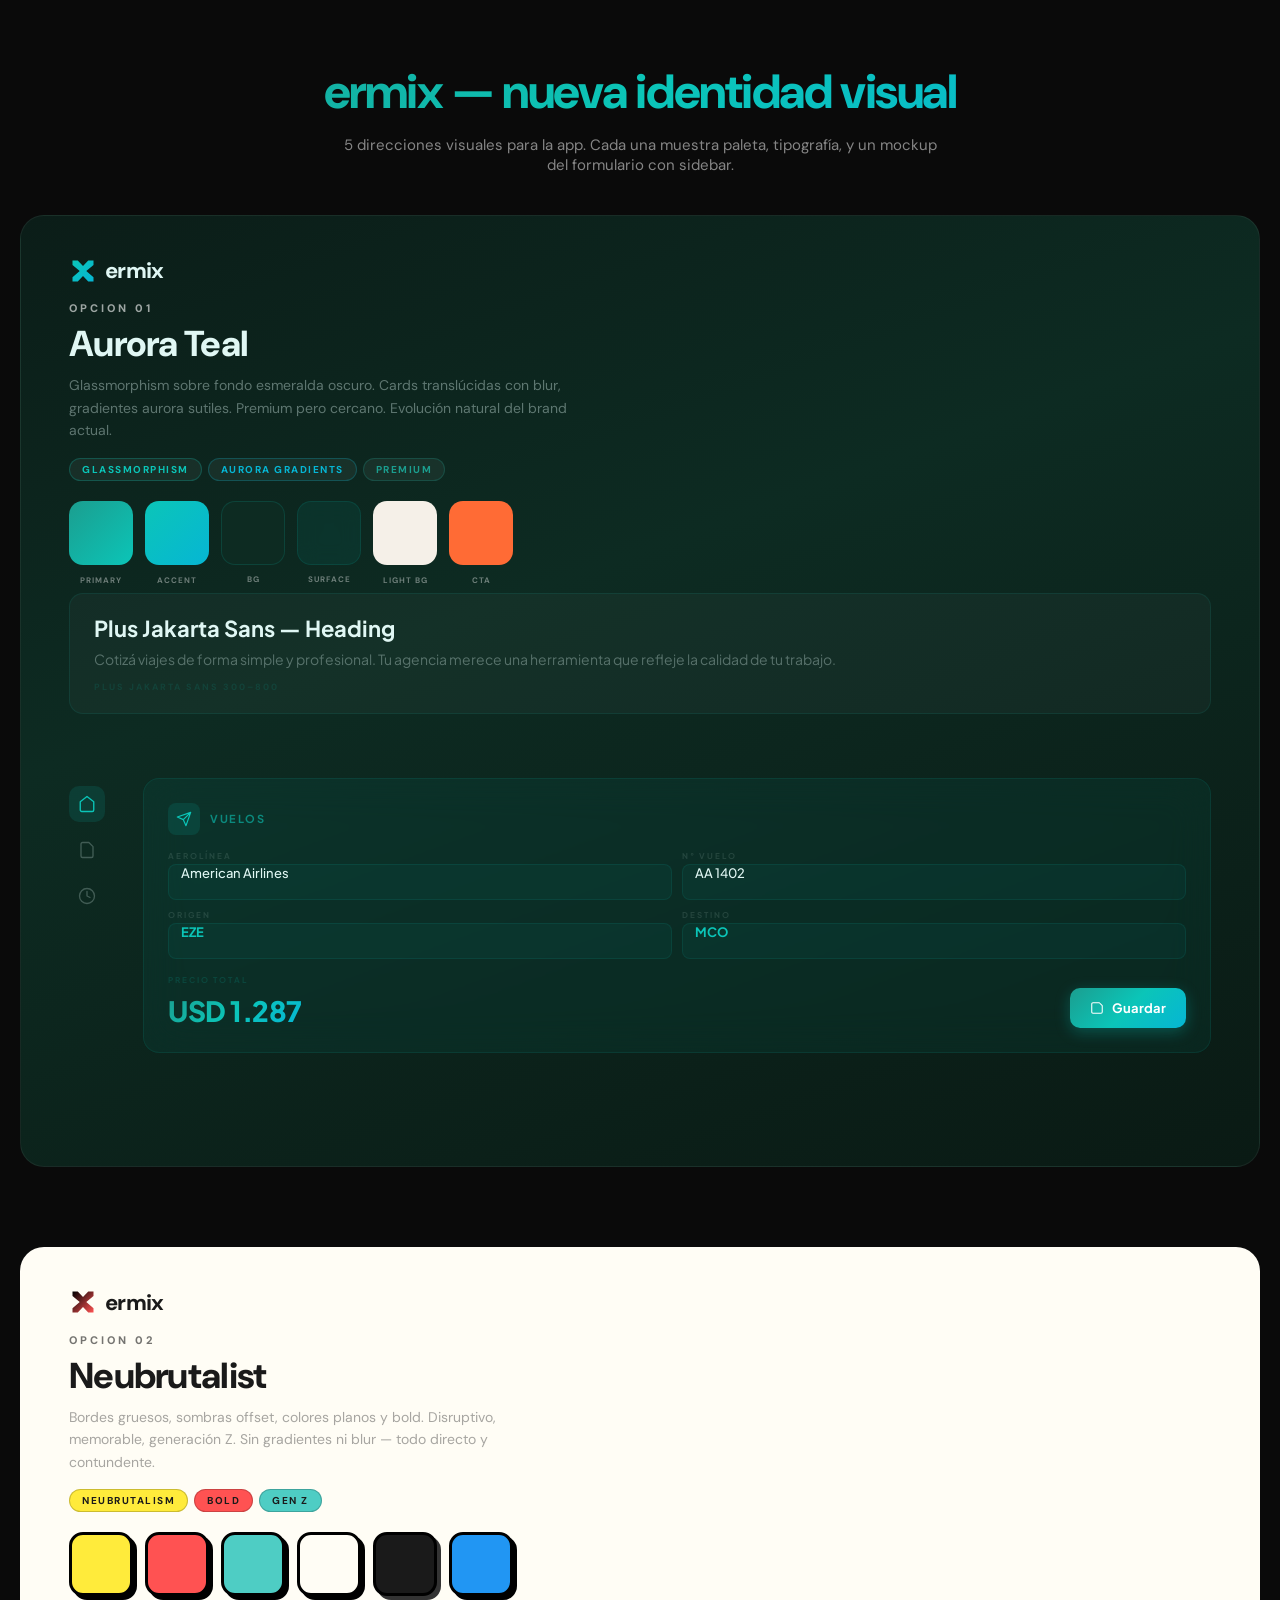
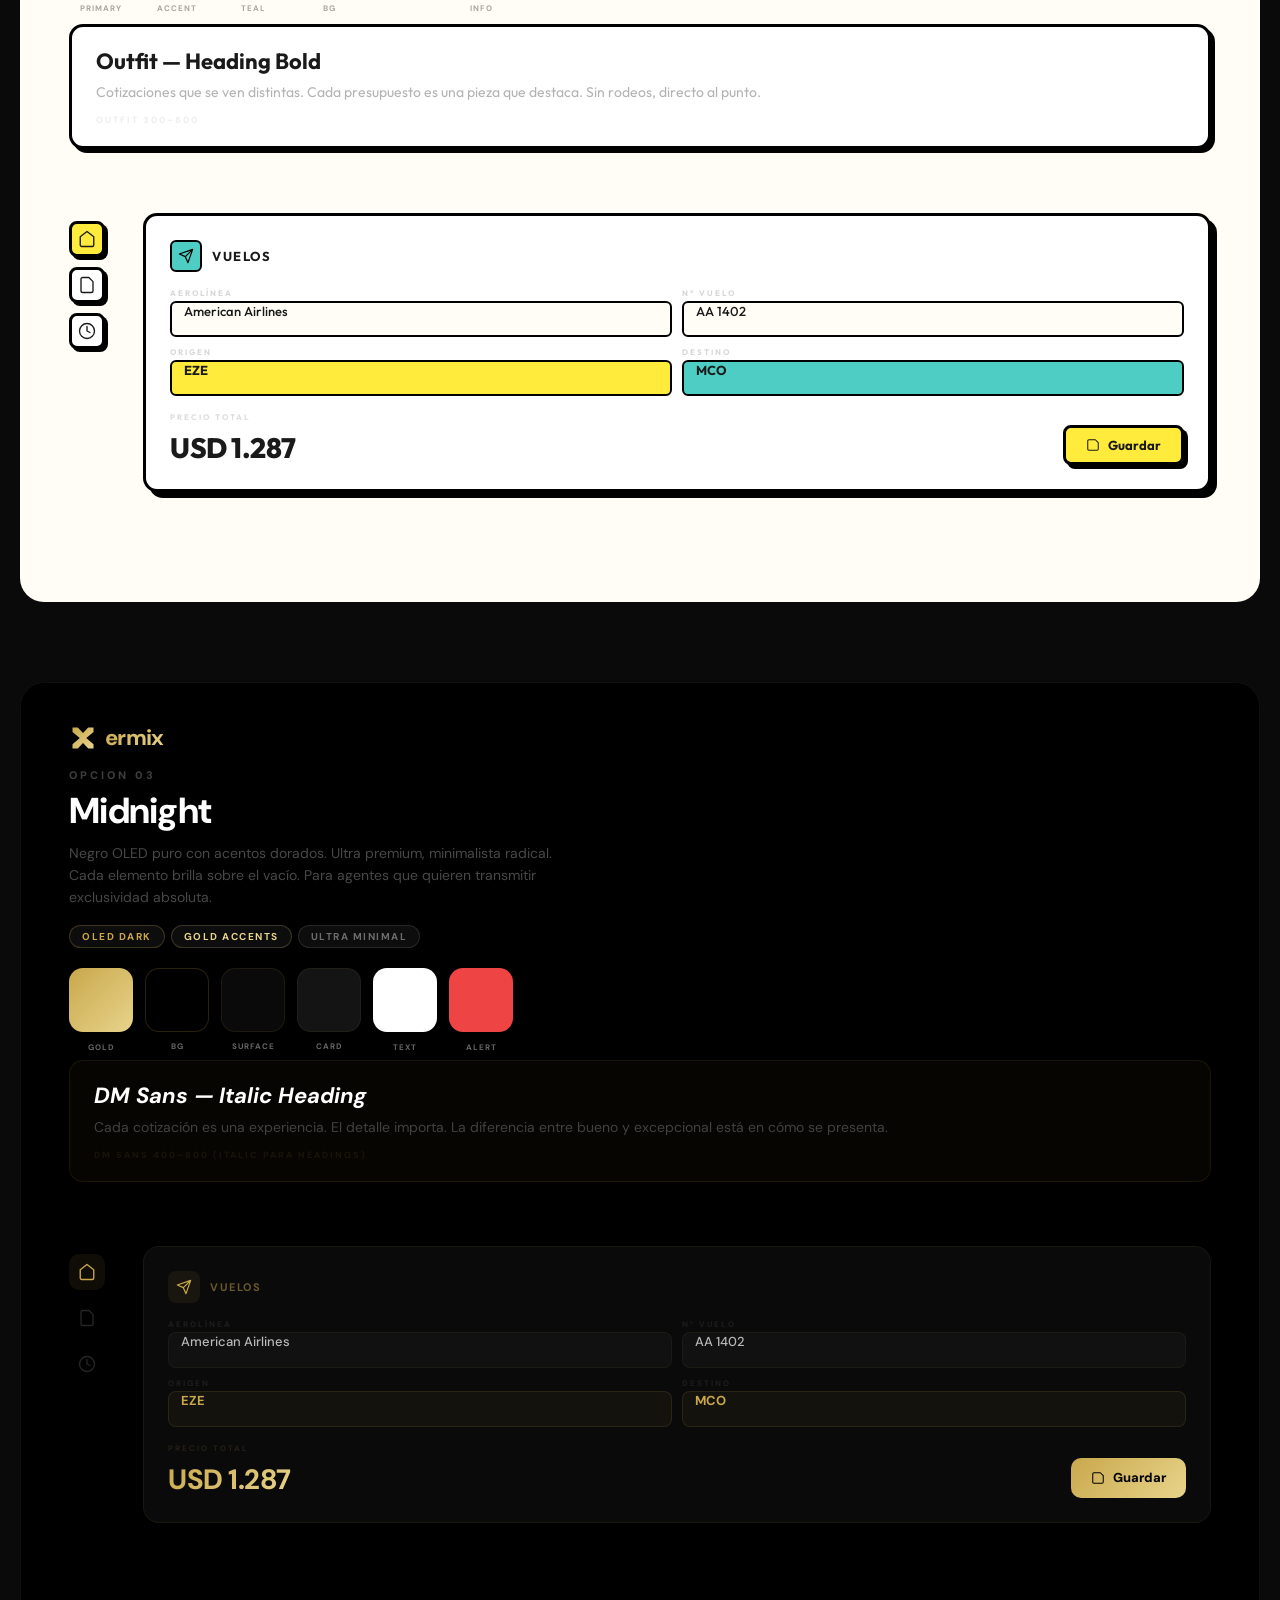
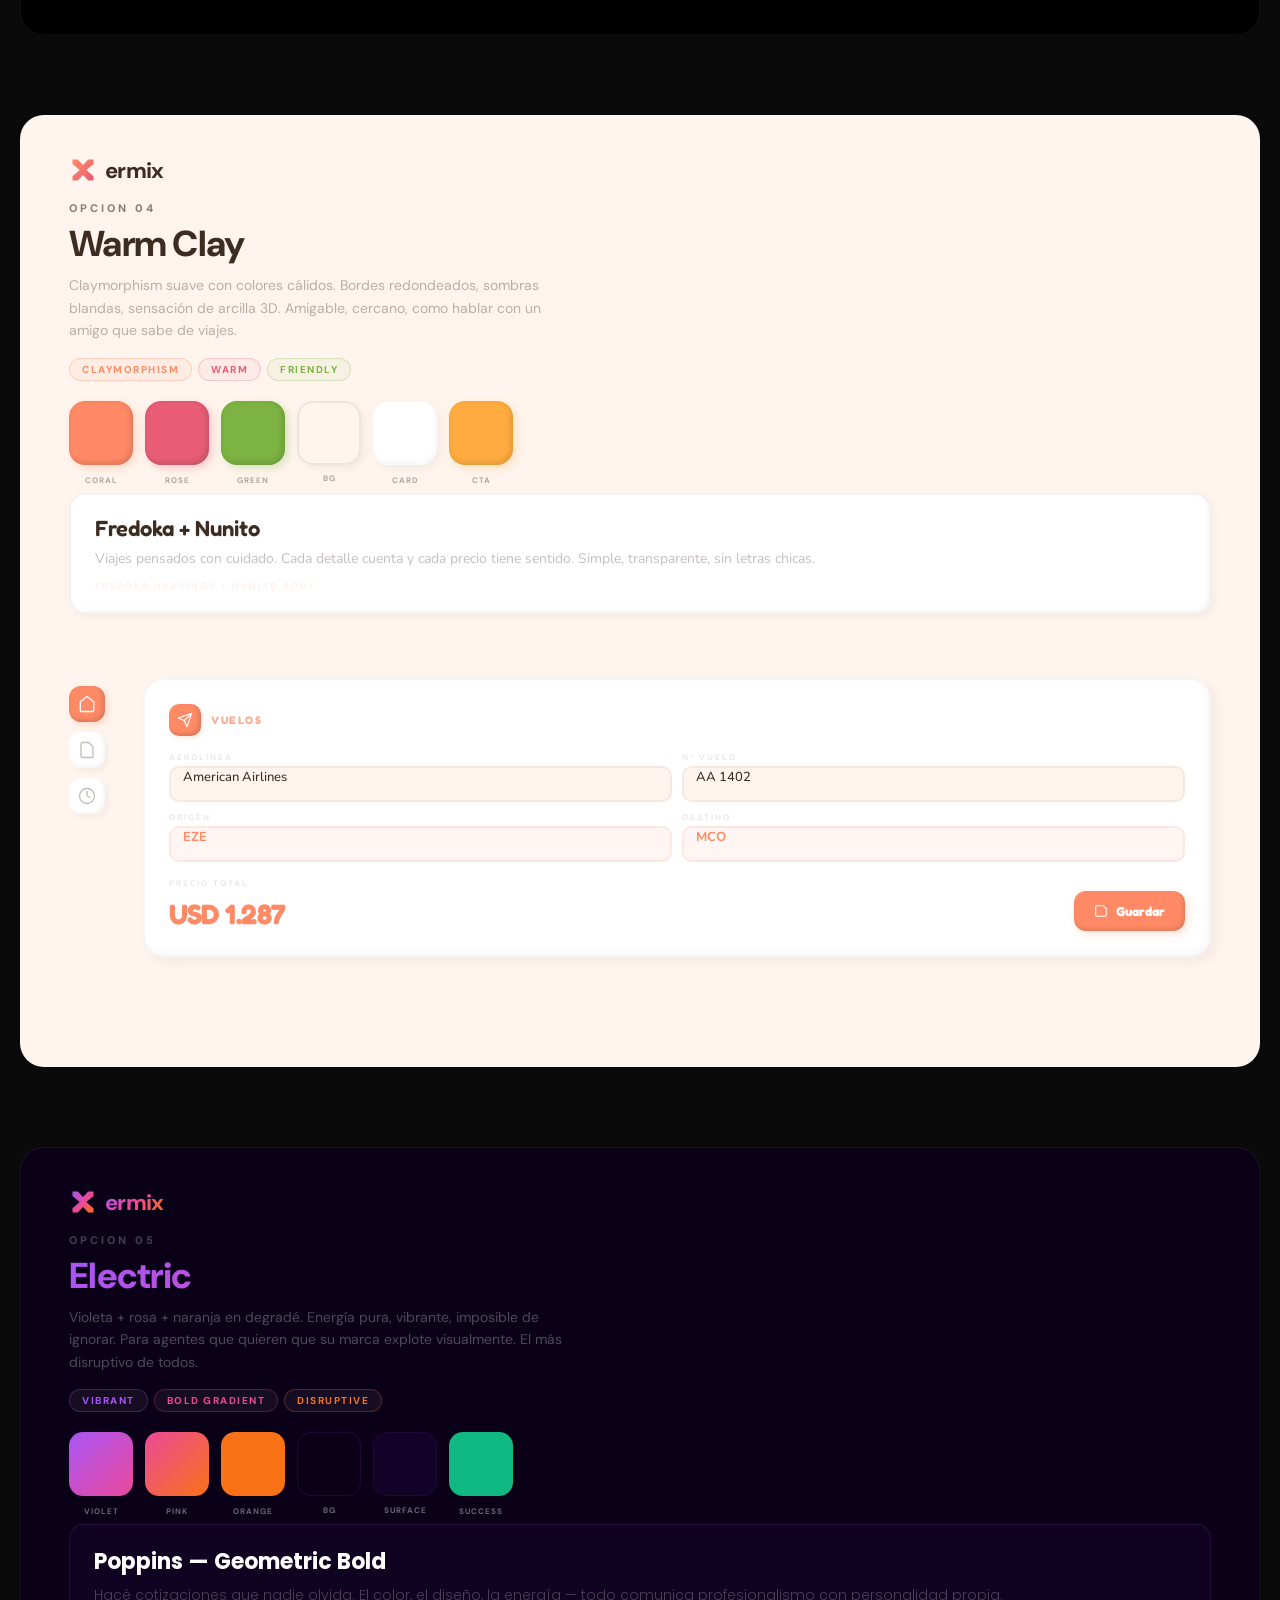
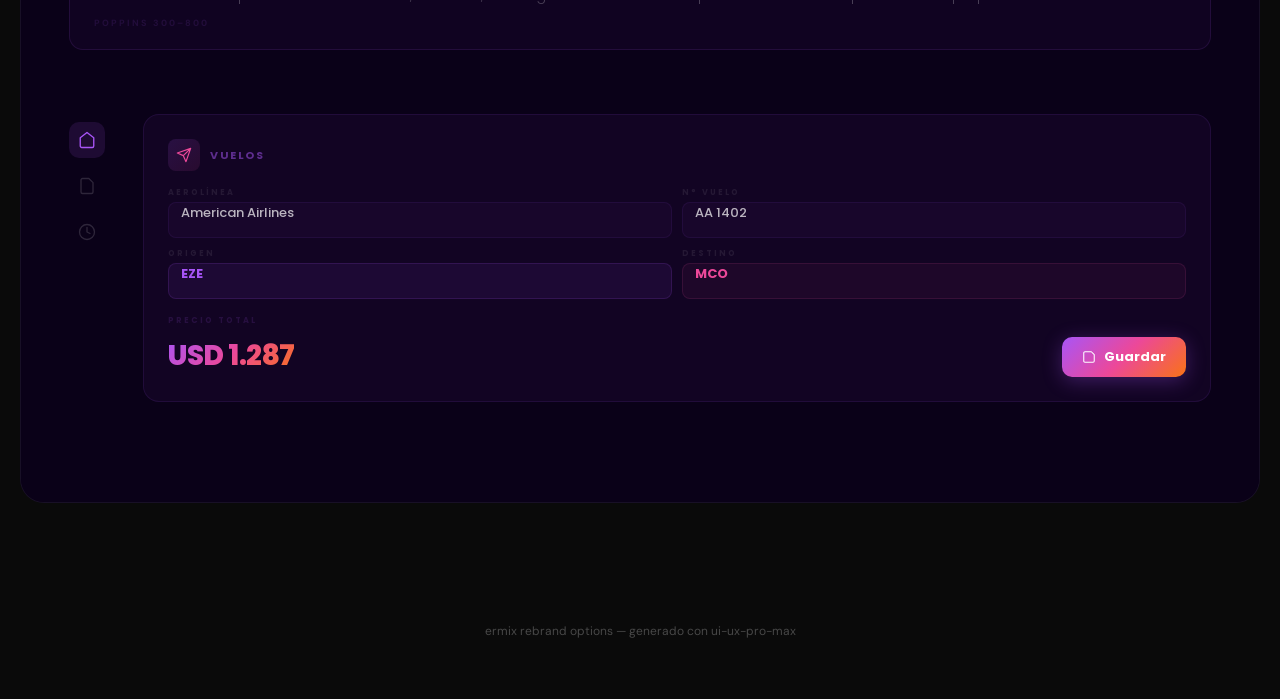
<file: test/rebrand-options.html>
<!DOCTYPE html>
<html lang="es">
<head>
<meta charset="UTF-8">
<meta name="viewport" content="width=device-width,initial-scale=1">
<title>ermix — Propuestas de identidad visual</title>
<link rel="preconnect" href="https://fonts.googleapis.com">
<link href="https://fonts.googleapis.com/css2?family=Plus+Jakarta+Sans:wght@300;400;500;600;700;800&family=Outfit:wght@300;400;500;600;700;800&family=Poppins:wght@300;400;500;600;700;800&family=Fredoka:wght@400;500;600;700&family=Nunito:wght@300;400;600;700&family=DM+Sans:ital,wght@0,400;0,500;0,700;0,800;1,400&display=swap" rel="stylesheet">
<style>
*{margin:0;padding:0;box-sizing:border-box}
body{font-family:'DM Sans',sans-serif;background:#0a0a0a;color:#fff;overflow-x:hidden}
.header{text-align:center;padding:60px 20px 40px}
.header h1{font-size:clamp(28px,5vw,48px);font-weight:800;letter-spacing:-.03em;background:linear-gradient(135deg,#1B9E8F,#0BC5B8,#06B6D4);-webkit-background-clip:text;-webkit-text-fill-color:transparent}
.header p{font-size:15px;color:rgba(255,255,255,.5);margin-top:12px;max-width:600px;margin-inline:auto}
.options{max-width:1400px;margin:0 auto;padding:0 20px 80px;display:flex;flex-direction:column;gap:80px}

/* ═══ OPTION CARD ═══ */
.opt{border-radius:24px;overflow:hidden;border:1px solid rgba(255,255,255,.06)}
.opt-head{padding:40px 48px 32px;position:relative;overflow:hidden}
.opt-num{font-size:11px;font-weight:800;letter-spacing:3px;text-transform:uppercase;margin-bottom:8px;opacity:.6}
.opt-name{font-size:clamp(24px,3vw,36px);font-weight:800;letter-spacing:-.02em;line-height:1.15}
.opt-desc{font-size:14px;margin-top:10px;opacity:.7;max-width:500px;line-height:1.6}
.opt-tags{display:flex;gap:6px;margin-top:16px;flex-wrap:wrap}
.opt-tag{font-size:10px;font-weight:700;letter-spacing:1.5px;text-transform:uppercase;padding:4px 12px;border-radius:20px;border:1px solid rgba(255,255,255,.15);background:rgba(255,255,255,.05)}

/* SWATCHES */
.swatches{display:flex;gap:12px;margin-top:20px;flex-wrap:wrap}
.sw{width:64px;height:64px;border-radius:14px;position:relative;cursor:default;transition:transform .2s}
.sw:hover{transform:scale(1.08)}
.sw-label{position:absolute;bottom:-20px;left:0;right:0;text-align:center;font-size:8px;font-weight:700;letter-spacing:1px;text-transform:uppercase;color:rgba(255,255,255,.4)}

/* FONT SAMPLE */
.font-sample{margin-top:28px;padding:20px 24px;border-radius:14px;background:rgba(255,255,255,.03);border:1px solid rgba(255,255,255,.06)}
.fs-heading{font-size:22px;font-weight:700;margin-bottom:6px}
.fs-body{font-size:14px;opacity:.6;line-height:1.65}
.fs-meta{font-size:9px;font-weight:700;letter-spacing:2px;text-transform:uppercase;opacity:.3;margin-top:10px}

/* MOCKUP */
.mockup-area{padding:32px 48px 48px;display:grid;grid-template-columns:54px 1fr;gap:20px;min-height:420px}
.mock-sb{display:flex;flex-direction:column;gap:10px;padding-top:8px}
.mock-sb-icon{width:36px;height:36px;border-radius:10px;display:flex;align-items:center;justify-content:center;cursor:pointer;transition:all .2s}
.mock-sb-icon svg{width:18px;height:18px;stroke-width:1.8;fill:none;stroke-linecap:round;stroke-linejoin:round}
.mock-main{display:flex;flex-direction:column;gap:16px}
.mock-card{border-radius:16px;padding:24px;overflow:hidden}
.mock-card-hd{display:flex;align-items:center;gap:10px;margin-bottom:16px}
.mock-card-ico{width:32px;height:32px;border-radius:8px;display:flex;align-items:center;justify-content:center;flex-shrink:0}
.mock-card-ico svg{width:16px;height:16px;fill:none;stroke-width:1.8;stroke-linecap:round;stroke-linejoin:round}
.mock-card-ttl{font-size:11px;font-weight:700;letter-spacing:1.5px;text-transform:uppercase}
.mock-fields{display:grid;grid-template-columns:1fr 1fr;gap:10px}
.mock-field{display:flex;flex-direction:column;gap:3px}
.mock-lbl{font-size:8px;font-weight:700;letter-spacing:2px;text-transform:uppercase;opacity:.4}
.mock-inp{height:36px;border-radius:8px;padding:0 12px;font-size:13px;font-weight:500;border:none;outline:none}
.mock-btn{height:40px;border-radius:10px;border:none;font-weight:700;font-size:13px;cursor:pointer;display:flex;align-items:center;justify-content:center;gap:8px;padding:0 20px;width:fit-content;margin-top:8px;transition:all .2s}
.mock-btn:hover{transform:translateY(-1px)}
.mock-btn svg{width:14px;height:14px;fill:none;stroke-width:1.8;stroke-linecap:round;stroke-linejoin:round}
.mock-price{font-size:28px;font-weight:800;letter-spacing:-.5px;margin-top:8px}
.mock-price-lbl{font-size:8px;font-weight:700;letter-spacing:2px;text-transform:uppercase;opacity:.4}
.mock-bottombar{display:flex;gap:8px;margin-top:auto;padding-top:16px}
.mock-bnav{flex:1;height:44px;border-radius:12px;display:flex;align-items:center;justify-content:center;font-size:9px;font-weight:700;letter-spacing:1px;text-transform:uppercase;cursor:pointer;transition:all .2s}

/* ═══ ERMIX WORDMARK ═══ */
.wm{display:flex;align-items:center;gap:8px;margin-bottom:16px}
.wm-text{font-family:'DM Sans',sans-serif;font-weight:800;font-size:22px;letter-spacing:-.03em}

@media(max-width:768px){
  .mockup-area{grid-template-columns:1fr;padding:24px}
  .mock-sb{flex-direction:row;overflow-x:auto}
  .opt-head{padding:28px 24px 24px}
  .mock-fields{grid-template-columns:1fr}
}
</style>
</head>
<body>

<div class="header">
  <h1>ermix — nueva identidad visual</h1>
  <p>5 direcciones visuales para la app. Cada una muestra paleta, tipografía, y un mockup del formulario con sidebar.</p>
</div>

<div class="options">

<!-- ═══════════════════════════════════════════
     OPTION 1: AURORA TEAL — Glassmorphism + Gradients
═══════════════════════════════════════════ -->
<div class="opt" style="background:linear-gradient(160deg,#0B1D18 0%,#0D2B22 40%,#0A1A14 100%)">
  <div class="opt-head">
    <div class="wm">
      <svg width="28" height="28" viewBox="0 0 64 64"><defs><linearGradient id="g1a" x1="0" y1="0" x2="1" y2="1"><stop offset="0%" stop-color="#0BC5B8"/><stop offset="100%" stop-color="#06B6D4"/></linearGradient></defs><path d="M8 8 L8 18 L24.5 32 L8 46 L8 56 L20 56 L32 43.5 L44 56 L56 56 L56 46 L39.5 32 L56 18 L56 8 L44 8 L32 20.5 L20 8 Z" fill="url(#g1a)"/></svg>
      <span class="wm-text" style="color:#E0F7F4">ermix</span>
    </div>
    <div class="opt-num">Opcion 01</div>
    <div class="opt-name" style="color:#E0F7F4">Aurora Teal</div>
    <div class="opt-desc" style="color:rgba(224,247,244,.55)">Glassmorphism sobre fondo esmeralda oscuro. Cards translúcidas con blur, gradientes aurora sutiles. Premium pero cercano. Evolución natural del brand actual.</div>
    <div class="opt-tags">
      <span class="opt-tag" style="color:#0BC5B8;border-color:rgba(11,197,184,.25)">Glassmorphism</span>
      <span class="opt-tag" style="color:#06B6D4;border-color:rgba(6,182,212,.25)">Aurora gradients</span>
      <span class="opt-tag" style="color:#1B9E8F;border-color:rgba(27,158,143,.25)">Premium</span>
    </div>
    <div class="swatches">
      <div class="sw" style="background:linear-gradient(135deg,#1B9E8F,#0BC5B8)"><span class="sw-label">Primary</span></div>
      <div class="sw" style="background:linear-gradient(135deg,#0BC5B8,#06B6D4)"><span class="sw-label">Accent</span></div>
      <div class="sw" style="background:#0D2B22;border:1px solid rgba(11,197,184,.15)"><span class="sw-label">BG</span></div>
      <div class="sw" style="background:rgba(11,197,184,.08);backdrop-filter:blur(10px);border:1px solid rgba(11,197,184,.12)"><span class="sw-label">Surface</span></div>
      <div class="sw" style="background:#F5F0E8"><span class="sw-label">Light BG</span></div>
      <div class="sw" style="background:#FF6B35"><span class="sw-label">CTA</span></div>
    </div>
    <div class="font-sample" style="border-color:rgba(11,197,184,.1)">
      <div class="fs-heading" style="font-family:'Plus Jakarta Sans';color:#E0F7F4">Plus Jakarta Sans — Heading</div>
      <div class="fs-body" style="font-family:'Plus Jakarta Sans';color:rgba(224,247,244,.55)">Cotizá viajes de forma simple y profesional. Tu agencia merece una herramienta que refleje la calidad de tu trabajo.</div>
      <div class="fs-meta" style="color:rgba(11,197,184,.4)">Plus Jakarta Sans 300–800</div>
    </div>
  </div>
  <div class="mockup-area">
    <div class="mock-sb">
      <div class="mock-sb-icon" style="background:rgba(11,197,184,.12)"><svg viewBox="0 0 24 24" stroke="#0BC5B8"><path d="M3 9l9-7 9 7v11a2 2 0 0 1-2 2H5a2 2 0 0 1-2-2z"/></svg></div>
      <div class="mock-sb-icon" style="background:transparent"><svg viewBox="0 0 24 24" stroke="rgba(224,247,244,.25)"><path d="M14.5 2H6a2 2 0 0 0-2 2v16a2 2 0 0 0 2 2h12a2 2 0 0 0 2-2V7.5L14.5 2z"/></svg></div>
      <div class="mock-sb-icon" style="background:transparent"><svg viewBox="0 0 24 24" stroke="rgba(224,247,244,.25)"><circle cx="12" cy="12" r="10"/><polyline points="12 6 12 12 16 14"/></svg></div>
    </div>
    <div class="mock-main" style="font-family:'Plus Jakarta Sans'">
      <div class="mock-card" style="background:rgba(11,197,184,.06);backdrop-filter:blur(20px);border:1px solid rgba(11,197,184,.1)">
        <div class="mock-card-hd">
          <div class="mock-card-ico" style="background:rgba(11,197,184,.12)"><svg viewBox="0 0 24 24" stroke="#0BC5B8"><path d="M22 2L11 13M22 2l-7 20-4-9-9-4 20-7z"/></svg></div>
          <div class="mock-card-ttl" style="color:rgba(11,197,184,.6)">Vuelos</div>
        </div>
        <div class="mock-fields">
          <div class="mock-field"><span class="mock-lbl" style="color:rgba(224,247,244,.3)">Aerolínea</span><div class="mock-inp" style="background:rgba(11,197,184,.05);color:#E0F7F4;border:1px solid rgba(11,197,184,.1)">American Airlines</div></div>
          <div class="mock-field"><span class="mock-lbl" style="color:rgba(224,247,244,.3)">N° vuelo</span><div class="mock-inp" style="background:rgba(11,197,184,.05);color:#E0F7F4;border:1px solid rgba(11,197,184,.1)">AA 1402</div></div>
          <div class="mock-field"><span class="mock-lbl" style="color:rgba(224,247,244,.3)">Origen</span><div class="mock-inp" style="background:rgba(11,197,184,.05);color:#0BC5B8;border:1px solid rgba(11,197,184,.1);font-weight:700">EZE</div></div>
          <div class="mock-field"><span class="mock-lbl" style="color:rgba(224,247,244,.3)">Destino</span><div class="mock-inp" style="background:rgba(11,197,184,.05);color:#0BC5B8;border:1px solid rgba(11,197,184,.1);font-weight:700">MCO</div></div>
        </div>
        <div style="display:flex;align-items:flex-end;justify-content:space-between;margin-top:16px">
          <div><div class="mock-price-lbl" style="color:rgba(11,197,184,.4)">Precio total</div><div class="mock-price" style="background:linear-gradient(135deg,#1B9E8F,#0BC5B8,#06B6D4);-webkit-background-clip:text;-webkit-text-fill-color:transparent">USD 1.287</div></div>
          <div class="mock-btn" style="background:linear-gradient(135deg,#1B9E8F,#0BC5B8,#06B6D4);color:white;box-shadow:0 4px 15px rgba(11,197,184,.3)"><svg viewBox="0 0 24 24" stroke="white"><path d="M19 21H5a2 2 0 0 1-2-2V5a2 2 0 0 1 2-2h11l5 5v11a2 2 0 0 1-2 2z"/></svg> Guardar</div>
        </div>
      </div>
    </div>
  </div>
</div>

<!-- ═══════════════════════════════════════════
     OPTION 2: NEUBRUTALIST — Bold, playful, Gen Z
═══════════════════════════════════════════ -->
<div class="opt" style="background:#FFFDF5">
  <div class="opt-head">
    <div class="wm">
      <svg width="28" height="28" viewBox="0 0 64 64"><defs><linearGradient id="g2x" x1="0" y1="0" x2="1" y2="1"><stop offset="0%" stop-color="#000"/><stop offset="100%" stop-color="#FF5252"/></linearGradient></defs><path d="M8 8 L8 18 L24.5 32 L8 46 L8 56 L20 56 L32 43.5 L44 56 L56 56 L56 46 L39.5 32 L56 18 L56 8 L44 8 L32 20.5 L20 8 Z" fill="url(#g2x)"/></svg>
      <span class="wm-text" style="color:#1A1A1A">ermix</span>
    </div>
    <div class="opt-num" style="color:#1A1A1A">Opcion 02</div>
    <div class="opt-name" style="color:#1A1A1A">Neubrutalist</div>
    <div class="opt-desc" style="color:rgba(26,26,26,.55)">Bordes gruesos, sombras offset, colores planos y bold. Disruptivo, memorable, generación Z. Sin gradientes ni blur — todo directo y contundente.</div>
    <div class="opt-tags">
      <span class="opt-tag" style="color:#1A1A1A;border-color:rgba(0,0,0,.2);background:#FFEB3B">Neubrutalism</span>
      <span class="opt-tag" style="color:#1A1A1A;border-color:rgba(0,0,0,.2);background:#FF5252">Bold</span>
      <span class="opt-tag" style="color:#1A1A1A;border-color:rgba(0,0,0,.2);background:#4ECDC4">Gen Z</span>
    </div>
    <div class="swatches">
      <div class="sw" style="background:#FFEB3B;border:3px solid #000;box-shadow:4px 4px 0 #000"><span class="sw-label" style="color:rgba(0,0,0,.35)">Primary</span></div>
      <div class="sw" style="background:#FF5252;border:3px solid #000;box-shadow:4px 4px 0 #000"><span class="sw-label" style="color:rgba(0,0,0,.35)">Accent</span></div>
      <div class="sw" style="background:#4ECDC4;border:3px solid #000;box-shadow:4px 4px 0 #000"><span class="sw-label" style="color:rgba(0,0,0,.35)">Teal</span></div>
      <div class="sw" style="background:#FFFDF5;border:3px solid #000;box-shadow:4px 4px 0 #000"><span class="sw-label" style="color:rgba(0,0,0,.35)">BG</span></div>
      <div class="sw" style="background:#1A1A1A;border:3px solid #000;box-shadow:4px 4px 0 #333"><span class="sw-label" style="color:rgba(255,255,255,.35)">Text</span></div>
      <div class="sw" style="background:#2196F3;border:3px solid #000;box-shadow:4px 4px 0 #000"><span class="sw-label" style="color:rgba(0,0,0,.35)">Info</span></div>
    </div>
    <div class="font-sample" style="border:3px solid #000;box-shadow:4px 4px 0 #000;background:#fff">
      <div class="fs-heading" style="font-family:'Outfit';color:#1A1A1A">Outfit — Heading Bold</div>
      <div class="fs-body" style="font-family:'Outfit';color:rgba(26,26,26,.55)">Cotizaciones que se ven distintas. Cada presupuesto es una pieza que destaca. Sin rodeos, directo al punto.</div>
      <div class="fs-meta" style="color:rgba(26,26,26,.25)">Outfit 300–800</div>
    </div>
  </div>
  <div class="mockup-area" style="background:#FFFDF5">
    <div class="mock-sb">
      <div class="mock-sb-icon" style="background:#FFEB3B;border:3px solid #000;box-shadow:3px 3px 0 #000;border-radius:8px"><svg viewBox="0 0 24 24" stroke="#1A1A1A"><path d="M3 9l9-7 9 7v11a2 2 0 0 1-2 2H5a2 2 0 0 1-2-2z"/></svg></div>
      <div class="mock-sb-icon" style="background:#fff;border:3px solid #000;box-shadow:3px 3px 0 #000;border-radius:8px"><svg viewBox="0 0 24 24" stroke="#1A1A1A"><path d="M14.5 2H6a2 2 0 0 0-2 2v16a2 2 0 0 0 2 2h12a2 2 0 0 0 2-2V7.5L14.5 2z"/></svg></div>
      <div class="mock-sb-icon" style="background:#fff;border:3px solid #000;box-shadow:3px 3px 0 #000;border-radius:8px"><svg viewBox="0 0 24 24" stroke="#1A1A1A"><circle cx="12" cy="12" r="10"/><polyline points="12 6 12 12 16 14"/></svg></div>
    </div>
    <div class="mock-main" style="font-family:'Outfit'">
      <div class="mock-card" style="background:#fff;border:3px solid #000;box-shadow:6px 6px 0 #000;border-radius:14px">
        <div class="mock-card-hd">
          <div class="mock-card-ico" style="background:#4ECDC4;border:2px solid #000;border-radius:6px"><svg viewBox="0 0 24 24" stroke="#000"><path d="M22 2L11 13M22 2l-7 20-4-9-9-4 20-7z"/></svg></div>
          <div class="mock-card-ttl" style="color:#1A1A1A;font-size:13px">VUELOS</div>
        </div>
        <div class="mock-fields">
          <div class="mock-field"><span class="mock-lbl" style="color:rgba(0,0,0,.4)">Aerolínea</span><div class="mock-inp" style="background:#FFFDF5;color:#1A1A1A;border:2px solid #000;border-radius:6px;font-family:'Outfit'">American Airlines</div></div>
          <div class="mock-field"><span class="mock-lbl" style="color:rgba(0,0,0,.4)">N° vuelo</span><div class="mock-inp" style="background:#FFFDF5;color:#1A1A1A;border:2px solid #000;border-radius:6px;font-family:'Outfit'">AA 1402</div></div>
          <div class="mock-field"><span class="mock-lbl" style="color:rgba(0,0,0,.4)">Origen</span><div class="mock-inp" style="background:#FFEB3B;color:#1A1A1A;border:2px solid #000;border-radius:6px;font-family:'Outfit';font-weight:700">EZE</div></div>
          <div class="mock-field"><span class="mock-lbl" style="color:rgba(0,0,0,.4)">Destino</span><div class="mock-inp" style="background:#4ECDC4;color:#1A1A1A;border:2px solid #000;border-radius:6px;font-family:'Outfit';font-weight:700">MCO</div></div>
        </div>
        <div style="display:flex;align-items:flex-end;justify-content:space-between;margin-top:16px">
          <div><div class="mock-price-lbl" style="color:rgba(0,0,0,.35)">Precio total</div><div class="mock-price" style="color:#1A1A1A;font-family:'Outfit'">USD 1.287</div></div>
          <div class="mock-btn" style="background:#FFEB3B;color:#1A1A1A;border:3px solid #000;box-shadow:4px 4px 0 #000;border-radius:8px;font-family:'Outfit'"><svg viewBox="0 0 24 24" stroke="#1A1A1A"><path d="M19 21H5a2 2 0 0 1-2-2V5a2 2 0 0 1 2-2h11l5 5v11a2 2 0 0 1-2 2z"/></svg> Guardar</div>
        </div>
      </div>
    </div>
  </div>
</div>

<!-- ═══════════════════════════════════════════
     OPTION 3: MIDNIGHT OLED — Premium dark, neon accents
═══════════════════════════════════════════ -->
<div class="opt" style="background:#000000">
  <div class="opt-head">
    <div class="wm">
      <svg width="28" height="28" viewBox="0 0 64 64"><defs><linearGradient id="g3a" x1="0" y1="0" x2="1" y2="1"><stop offset="0%" stop-color="#C9A84C"/><stop offset="100%" stop-color="#E8D48B"/></linearGradient></defs><path d="M8 8 L8 18 L24.5 32 L8 46 L8 56 L20 56 L32 43.5 L44 56 L56 56 L56 46 L39.5 32 L56 18 L56 8 L44 8 L32 20.5 L20 8 Z" fill="url(#g3a)"/></svg>
      <span class="wm-text" style="background:linear-gradient(135deg,#C9A84C,#E8D48B);-webkit-background-clip:text;-webkit-text-fill-color:transparent">ermix</span>
    </div>
    <div class="opt-num" style="color:rgba(255,255,255,.4)">Opcion 03</div>
    <div class="opt-name" style="color:#fff">Midnight</div>
    <div class="opt-desc" style="color:rgba(255,255,255,.4)">Negro OLED puro con acentos dorados. Ultra premium, minimalista radical. Cada elemento brilla sobre el vacío. Para agentes que quieren transmitir exclusividad absoluta.</div>
    <div class="opt-tags">
      <span class="opt-tag" style="color:#C9A84C;border-color:rgba(201,168,76,.25)">OLED Dark</span>
      <span class="opt-tag" style="color:#E8D48B;border-color:rgba(232,212,139,.2)">Gold accents</span>
      <span class="opt-tag" style="color:rgba(255,255,255,.4);border-color:rgba(255,255,255,.1)">Ultra minimal</span>
    </div>
    <div class="swatches">
      <div class="sw" style="background:linear-gradient(135deg,#C9A84C,#E8D48B)"><span class="sw-label">Gold</span></div>
      <div class="sw" style="background:#000;border:1px solid rgba(201,168,76,.2)"><span class="sw-label">BG</span></div>
      <div class="sw" style="background:#0A0A0A;border:1px solid rgba(201,168,76,.1)"><span class="sw-label">Surface</span></div>
      <div class="sw" style="background:#141414;border:1px solid rgba(201,168,76,.08)"><span class="sw-label">Card</span></div>
      <div class="sw" style="background:#fff"><span class="sw-label">Text</span></div>
      <div class="sw" style="background:#EF4444"><span class="sw-label">Alert</span></div>
    </div>
    <div class="font-sample" style="border-color:rgba(201,168,76,.1);background:rgba(201,168,76,.03)">
      <div class="fs-heading" style="font-family:'DM Sans';color:#fff;font-style:italic">DM Sans — Italic Heading</div>
      <div class="fs-body" style="font-family:'DM Sans';color:rgba(255,255,255,.4)">Cada cotización es una experiencia. El detalle importa. La diferencia entre bueno y excepcional está en cómo se presenta.</div>
      <div class="fs-meta" style="color:rgba(201,168,76,.3)">DM Sans 400–800 (italic para headings)</div>
    </div>
  </div>
  <div class="mockup-area" style="background:#000">
    <div class="mock-sb">
      <div class="mock-sb-icon" style="background:rgba(201,168,76,.08)"><svg viewBox="0 0 24 24" stroke="#C9A84C"><path d="M3 9l9-7 9 7v11a2 2 0 0 1-2 2H5a2 2 0 0 1-2-2z"/></svg></div>
      <div class="mock-sb-icon" style="background:transparent"><svg viewBox="0 0 24 24" stroke="rgba(255,255,255,.15)"><path d="M14.5 2H6a2 2 0 0 0-2 2v16a2 2 0 0 0 2 2h12a2 2 0 0 0 2-2V7.5L14.5 2z"/></svg></div>
      <div class="mock-sb-icon" style="background:transparent"><svg viewBox="0 0 24 24" stroke="rgba(255,255,255,.15)"><circle cx="12" cy="12" r="10"/><polyline points="12 6 12 12 16 14"/></svg></div>
    </div>
    <div class="mock-main" style="font-family:'DM Sans'">
      <div class="mock-card" style="background:#0A0A0A;border:1px solid rgba(201,168,76,.08);border-radius:16px">
        <div class="mock-card-hd">
          <div class="mock-card-ico" style="background:rgba(201,168,76,.08)"><svg viewBox="0 0 24 24" stroke="#C9A84C"><path d="M22 2L11 13M22 2l-7 20-4-9-9-4 20-7z"/></svg></div>
          <div class="mock-card-ttl" style="color:rgba(201,168,76,.5)">Vuelos</div>
        </div>
        <div class="mock-fields">
          <div class="mock-field"><span class="mock-lbl" style="color:rgba(255,255,255,.2)">Aerolínea</span><div class="mock-inp" style="background:rgba(255,255,255,.03);color:rgba(255,255,255,.7);border:1px solid rgba(201,168,76,.06)">American Airlines</div></div>
          <div class="mock-field"><span class="mock-lbl" style="color:rgba(255,255,255,.2)">N° vuelo</span><div class="mock-inp" style="background:rgba(255,255,255,.03);color:rgba(255,255,255,.7);border:1px solid rgba(201,168,76,.06)">AA 1402</div></div>
          <div class="mock-field"><span class="mock-lbl" style="color:rgba(255,255,255,.2)">Origen</span><div class="mock-inp" style="background:rgba(201,168,76,.05);color:#C9A84C;border:1px solid rgba(201,168,76,.12);font-weight:700">EZE</div></div>
          <div class="mock-field"><span class="mock-lbl" style="color:rgba(255,255,255,.2)">Destino</span><div class="mock-inp" style="background:rgba(201,168,76,.05);color:#C9A84C;border:1px solid rgba(201,168,76,.12);font-weight:700">MCO</div></div>
        </div>
        <div style="display:flex;align-items:flex-end;justify-content:space-between;margin-top:16px">
          <div><div class="mock-price-lbl" style="color:rgba(201,168,76,.35)">Precio total</div><div class="mock-price" style="background:linear-gradient(135deg,#C9A84C,#E8D48B);-webkit-background-clip:text;-webkit-text-fill-color:transparent">USD 1.287</div></div>
          <div class="mock-btn" style="background:linear-gradient(135deg,#C9A84C,#E8D48B);color:#000;font-weight:800"><svg viewBox="0 0 24 24" stroke="#000"><path d="M19 21H5a2 2 0 0 1-2-2V5a2 2 0 0 1 2-2h11l5 5v11a2 2 0 0 1-2 2z"/></svg> Guardar</div>
        </div>
      </div>
    </div>
  </div>
</div>

<!-- ═══════════════════════════════════════════
     OPTION 4: WARM CLAY — Soft 3D, friendly, approachable
═══════════════════════════════════════════ -->
<div class="opt" style="background:#FFF5EE">
  <div class="opt-head">
    <div class="wm">
      <svg width="28" height="28" viewBox="0 0 64 64"><defs><linearGradient id="g4a" x1="0" y1="0" x2="1" y2="1"><stop offset="0%" stop-color="#FF8A65"/><stop offset="100%" stop-color="#E85D75"/></linearGradient></defs><path d="M8 8 L8 18 L24.5 32 L8 46 L8 56 L20 56 L32 43.5 L44 56 L56 56 L56 46 L39.5 32 L56 18 L56 8 L44 8 L32 20.5 L20 8 Z" fill="url(#g4a)"/></svg>
      <span class="wm-text" style="color:#3D2C22">ermix</span>
    </div>
    <div class="opt-num" style="color:#3D2C22">Opcion 04</div>
    <div class="opt-name" style="color:#3D2C22">Warm Clay</div>
    <div class="opt-desc" style="color:rgba(61,44,34,.5)">Claymorphism suave con colores cálidos. Bordes redondeados, sombras blandas, sensación de arcilla 3D. Amigable, cercano, como hablar con un amigo que sabe de viajes.</div>
    <div class="opt-tags">
      <span class="opt-tag" style="color:#FF8A65;border-color:rgba(255,138,101,.3);background:rgba(255,138,101,.08)">Claymorphism</span>
      <span class="opt-tag" style="color:#E85D75;border-color:rgba(232,93,117,.25);background:rgba(232,93,117,.06)">Warm</span>
      <span class="opt-tag" style="color:#7CB342;border-color:rgba(124,179,66,.25);background:rgba(124,179,66,.06)">Friendly</span>
    </div>
    <div class="swatches">
      <div class="sw" style="background:#FF8A65;border-radius:16px;box-shadow:inset -2px -2px 6px rgba(0,0,0,.15),3px 3px 8px rgba(255,138,101,.3)"><span class="sw-label" style="color:rgba(61,44,34,.4)">Coral</span></div>
      <div class="sw" style="background:#E85D75;border-radius:16px;box-shadow:inset -2px -2px 6px rgba(0,0,0,.15),3px 3px 8px rgba(232,93,117,.3)"><span class="sw-label" style="color:rgba(61,44,34,.4)">Rose</span></div>
      <div class="sw" style="background:#7CB342;border-radius:16px;box-shadow:inset -2px -2px 6px rgba(0,0,0,.15),3px 3px 8px rgba(124,179,66,.3)"><span class="sw-label" style="color:rgba(61,44,34,.4)">Green</span></div>
      <div class="sw" style="background:#FFF5EE;border-radius:16px;border:2px solid rgba(61,44,34,.08);box-shadow:3px 3px 8px rgba(61,44,34,.06)"><span class="sw-label" style="color:rgba(61,44,34,.4)">BG</span></div>
      <div class="sw" style="background:#FFF;border-radius:16px;box-shadow:inset -2px -2px 6px rgba(0,0,0,.04),3px 3px 8px rgba(61,44,34,.06)"><span class="sw-label" style="color:rgba(61,44,34,.4)">Card</span></div>
      <div class="sw" style="background:#FFAB40;border-radius:16px;box-shadow:inset -2px -2px 6px rgba(0,0,0,.12),3px 3px 8px rgba(255,171,64,.3)"><span class="sw-label" style="color:rgba(61,44,34,.4)">CTA</span></div>
    </div>
    <div class="font-sample" style="border:2px solid rgba(61,44,34,.06);background:#fff;border-radius:16px;box-shadow:inset -2px -2px 6px rgba(0,0,0,.03),3px 3px 8px rgba(61,44,34,.05)">
      <div class="fs-heading" style="font-family:'Fredoka';color:#3D2C22;font-weight:600">Fredoka + Nunito</div>
      <div class="fs-body" style="font-family:'Nunito';color:rgba(61,44,34,.5)">Viajes pensados con cuidado. Cada detalle cuenta y cada precio tiene sentido. Simple, transparente, sin letras chicas.</div>
      <div class="fs-meta" style="color:rgba(255,138,101,.4)">Fredoka headings + Nunito body</div>
    </div>
  </div>
  <div class="mockup-area" style="background:#FFF5EE">
    <div class="mock-sb">
      <div class="mock-sb-icon" style="background:#FF8A65;border-radius:12px;box-shadow:inset -2px -2px 5px rgba(0,0,0,.15),3px 3px 6px rgba(255,138,101,.25)"><svg viewBox="0 0 24 24" stroke="#fff"><path d="M3 9l9-7 9 7v11a2 2 0 0 1-2 2H5a2 2 0 0 1-2-2z"/></svg></div>
      <div class="mock-sb-icon" style="background:#fff;border-radius:12px;box-shadow:inset -2px -2px 5px rgba(0,0,0,.04),3px 3px 6px rgba(61,44,34,.05)"><svg viewBox="0 0 24 24" stroke="rgba(61,44,34,.3)"><path d="M14.5 2H6a2 2 0 0 0-2 2v16a2 2 0 0 0 2 2h12a2 2 0 0 0 2-2V7.5L14.5 2z"/></svg></div>
      <div class="mock-sb-icon" style="background:#fff;border-radius:12px;box-shadow:inset -2px -2px 5px rgba(0,0,0,.04),3px 3px 6px rgba(61,44,34,.05)"><svg viewBox="0 0 24 24" stroke="rgba(61,44,34,.3)"><circle cx="12" cy="12" r="10"/><polyline points="12 6 12 12 16 14"/></svg></div>
    </div>
    <div class="mock-main" style="font-family:'Nunito'">
      <div class="mock-card" style="background:#fff;border-radius:20px;border:2px solid rgba(61,44,34,.05);box-shadow:inset -3px -3px 8px rgba(0,0,0,.03),5px 5px 12px rgba(61,44,34,.06)">
        <div class="mock-card-hd">
          <div class="mock-card-ico" style="background:#FF8A65;border-radius:10px;box-shadow:inset -2px -2px 4px rgba(0,0,0,.15),2px 2px 4px rgba(255,138,101,.2)"><svg viewBox="0 0 24 24" stroke="#fff"><path d="M22 2L11 13M22 2l-7 20-4-9-9-4 20-7z"/></svg></div>
          <div class="mock-card-ttl" style="color:rgba(255,138,101,.7);font-family:'Fredoka'">Vuelos</div>
        </div>
        <div class="mock-fields">
          <div class="mock-field"><span class="mock-lbl" style="color:rgba(61,44,34,.3)">Aerolínea</span><div class="mock-inp" style="background:#FFF5EE;color:#3D2C22;border-radius:10px;border:2px solid rgba(61,44,34,.06);font-family:'Nunito'">American Airlines</div></div>
          <div class="mock-field"><span class="mock-lbl" style="color:rgba(61,44,34,.3)">N° vuelo</span><div class="mock-inp" style="background:#FFF5EE;color:#3D2C22;border-radius:10px;border:2px solid rgba(61,44,34,.06);font-family:'Nunito'">AA 1402</div></div>
          <div class="mock-field"><span class="mock-lbl" style="color:rgba(61,44,34,.3)">Origen</span><div class="mock-inp" style="background:rgba(255,138,101,.08);color:#FF8A65;border-radius:10px;border:2px solid rgba(255,138,101,.15);font-family:'Nunito';font-weight:700">EZE</div></div>
          <div class="mock-field"><span class="mock-lbl" style="color:rgba(61,44,34,.3)">Destino</span><div class="mock-inp" style="background:rgba(255,138,101,.08);color:#FF8A65;border-radius:10px;border:2px solid rgba(255,138,101,.15);font-family:'Nunito';font-weight:700">MCO</div></div>
        </div>
        <div style="display:flex;align-items:flex-end;justify-content:space-between;margin-top:16px">
          <div><div class="mock-price-lbl" style="color:rgba(61,44,34,.3)">Precio total</div><div class="mock-price" style="color:#FF8A65;font-family:'Fredoka'">USD 1.287</div></div>
          <div class="mock-btn" style="background:#FF8A65;color:#fff;border-radius:12px;box-shadow:inset -2px -2px 4px rgba(0,0,0,.12),3px 3px 8px rgba(255,138,101,.25);font-family:'Fredoka'"><svg viewBox="0 0 24 24" stroke="#fff"><path d="M19 21H5a2 2 0 0 1-2-2V5a2 2 0 0 1 2-2h11l5 5v11a2 2 0 0 1-2 2z"/></svg> Guardar</div>
        </div>
      </div>
    </div>
  </div>
</div>

<!-- ═══════════════════════════════════════════
     OPTION 5: ELECTRIC — High-energy, vibrant, bold
═══════════════════════════════════════════ -->
<div class="opt" style="background:#0A0118">
  <div class="opt-head">
    <div class="wm">
      <svg width="28" height="28" viewBox="0 0 64 64"><defs><linearGradient id="g5a" x1="0" y1="0" x2="1" y2="1"><stop offset="0%" stop-color="#A855F7"/><stop offset="50%" stop-color="#EC4899"/><stop offset="100%" stop-color="#F97316"/></linearGradient></defs><path d="M8 8 L8 18 L24.5 32 L8 46 L8 56 L20 56 L32 43.5 L44 56 L56 56 L56 46 L39.5 32 L56 18 L56 8 L44 8 L32 20.5 L20 8 Z" fill="url(#g5a)"/></svg>
      <span class="wm-text" style="background:linear-gradient(135deg,#A855F7,#EC4899,#F97316);-webkit-background-clip:text;-webkit-text-fill-color:transparent">ermix</span>
    </div>
    <div class="opt-num" style="color:rgba(255,255,255,.4)">Opcion 05</div>
    <div class="opt-name" style="background:linear-gradient(135deg,#A855F7,#EC4899,#F97316);-webkit-background-clip:text;-webkit-text-fill-color:transparent">Electric</div>
    <div class="opt-desc" style="color:rgba(255,255,255,.4)">Violeta + rosa + naranja en degradé. Energía pura, vibrante, imposible de ignorar. Para agentes que quieren que su marca explote visualmente. El más disruptivo de todos.</div>
    <div class="opt-tags">
      <span class="opt-tag" style="color:#A855F7;border-color:rgba(168,85,247,.25)">Vibrant</span>
      <span class="opt-tag" style="color:#EC4899;border-color:rgba(236,72,153,.25)">Bold gradient</span>
      <span class="opt-tag" style="color:#F97316;border-color:rgba(249,115,22,.25)">Disruptive</span>
    </div>
    <div class="swatches">
      <div class="sw" style="background:linear-gradient(135deg,#A855F7,#EC4899)"><span class="sw-label">Violet</span></div>
      <div class="sw" style="background:linear-gradient(135deg,#EC4899,#F97316)"><span class="sw-label">Pink</span></div>
      <div class="sw" style="background:#F97316"><span class="sw-label">Orange</span></div>
      <div class="sw" style="background:#0A0118;border:1px solid rgba(168,85,247,.12)"><span class="sw-label">BG</span></div>
      <div class="sw" style="background:#120228;border:1px solid rgba(168,85,247,.08)"><span class="sw-label">Surface</span></div>
      <div class="sw" style="background:#10B981"><span class="sw-label">Success</span></div>
    </div>
    <div class="font-sample" style="border-color:rgba(168,85,247,.12);background:rgba(168,85,247,.04)">
      <div class="fs-heading" style="font-family:'Poppins';color:#fff;font-weight:700">Poppins — Geometric Bold</div>
      <div class="fs-body" style="font-family:'Poppins';color:rgba(255,255,255,.4);font-weight:300">Hacé cotizaciones que nadie olvida. El color, el diseño, la energía — todo comunica profesionalismo con personalidad propia.</div>
      <div class="fs-meta" style="color:rgba(168,85,247,.4)">Poppins 300–800</div>
    </div>
  </div>
  <div class="mockup-area" style="background:#0A0118">
    <div class="mock-sb">
      <div class="mock-sb-icon" style="background:rgba(168,85,247,.12)"><svg viewBox="0 0 24 24" stroke="#A855F7"><path d="M3 9l9-7 9 7v11a2 2 0 0 1-2 2H5a2 2 0 0 1-2-2z"/></svg></div>
      <div class="mock-sb-icon" style="background:transparent"><svg viewBox="0 0 24 24" stroke="rgba(255,255,255,.15)"><path d="M14.5 2H6a2 2 0 0 0-2 2v16a2 2 0 0 0 2 2h12a2 2 0 0 0 2-2V7.5L14.5 2z"/></svg></div>
      <div class="mock-sb-icon" style="background:transparent"><svg viewBox="0 0 24 24" stroke="rgba(255,255,255,.15)"><circle cx="12" cy="12" r="10"/><polyline points="12 6 12 12 16 14"/></svg></div>
    </div>
    <div class="mock-main" style="font-family:'Poppins'">
      <div class="mock-card" style="background:rgba(168,85,247,.05);border:1px solid rgba(168,85,247,.1);border-radius:16px">
        <div class="mock-card-hd">
          <div class="mock-card-ico" style="background:linear-gradient(135deg,rgba(168,85,247,.15),rgba(236,72,153,.1))"><svg viewBox="0 0 24 24" stroke="#EC4899"><path d="M22 2L11 13M22 2l-7 20-4-9-9-4 20-7z"/></svg></div>
          <div class="mock-card-ttl" style="color:rgba(168,85,247,.5)">Vuelos</div>
        </div>
        <div class="mock-fields">
          <div class="mock-field"><span class="mock-lbl" style="color:rgba(255,255,255,.2)">Aerolínea</span><div class="mock-inp" style="background:rgba(168,85,247,.04);color:rgba(255,255,255,.7);border:1px solid rgba(168,85,247,.08)">American Airlines</div></div>
          <div class="mock-field"><span class="mock-lbl" style="color:rgba(255,255,255,.2)">N° vuelo</span><div class="mock-inp" style="background:rgba(168,85,247,.04);color:rgba(255,255,255,.7);border:1px solid rgba(168,85,247,.08)">AA 1402</div></div>
          <div class="mock-field"><span class="mock-lbl" style="color:rgba(255,255,255,.2)">Origen</span><div class="mock-inp" style="background:rgba(168,85,247,.08);color:#A855F7;border:1px solid rgba(168,85,247,.15);font-weight:700">EZE</div></div>
          <div class="mock-field"><span class="mock-lbl" style="color:rgba(255,255,255,.2)">Destino</span><div class="mock-inp" style="background:rgba(236,72,153,.06);color:#EC4899;border:1px solid rgba(236,72,153,.12);font-weight:700">MCO</div></div>
        </div>
        <div style="display:flex;align-items:flex-end;justify-content:space-between;margin-top:16px">
          <div><div class="mock-price-lbl" style="color:rgba(168,85,247,.35)">Precio total</div><div class="mock-price" style="background:linear-gradient(135deg,#A855F7,#EC4899,#F97316);-webkit-background-clip:text;-webkit-text-fill-color:transparent">USD 1.287</div></div>
          <div class="mock-btn" style="background:linear-gradient(135deg,#A855F7,#EC4899,#F97316);color:white;box-shadow:0 4px 20px rgba(168,85,247,.3)"><svg viewBox="0 0 24 24" stroke="white"><path d="M19 21H5a2 2 0 0 1-2-2V5a2 2 0 0 1 2-2h11l5 5v11a2 2 0 0 1-2 2z"/></svg> Guardar</div>
        </div>
      </div>
    </div>
  </div>
</div>

</div>

<div style="text-align:center;padding:40px 20px 60px;color:rgba(255,255,255,.25);font-size:12px">
  ermix rebrand options — generado con ui-ux-pro-max
</div>

</body>
</html>
</file>
